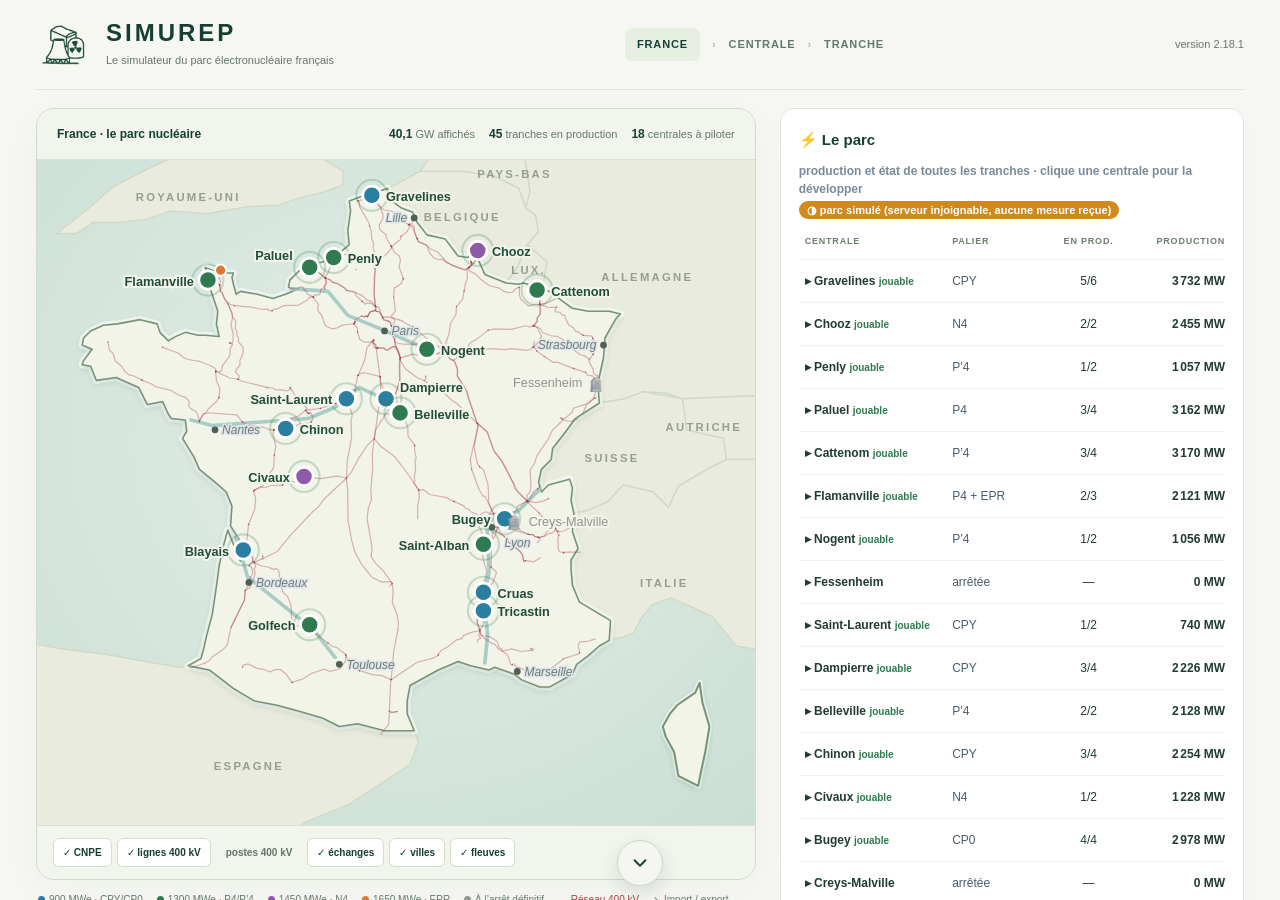
<file: index.html>
<!doctype html><html lang="fr"><head><meta charset="utf-8"><meta name="viewport" content="width=device-width,initial-scale=1,viewport-fit=cover"><meta name="copyright" content="© 2026 AnthoninP. SIMUREP, tous droits réservés."><meta name="robots" content="index, follow, noai, noimageai"><meta name="tdm-reservation" content="1"><meta name="tdm-policy" content="https://simurep.fr/.well-known/tdm-policy.json"><link rel="manifest" href="manifest.webmanifest"><meta name="apple-mobile-web-app-capable" content="yes"><meta name="mobile-web-app-capable" content="yes"><meta name="apple-mobile-web-app-status-bar-style" content="black-translucent"><meta name="apple-mobile-web-app-title" content="SIMUREP"><link rel="icon" href="assets/identite/icon-32.png"><link rel="apple-touch-icon" href="assets/identite/icon-180.png"><meta name="theme-color" content="#f6f7f2"><title>SIMUREP, le simulateur du parc électronucléaire français</title>
<meta property="og:title" content="SIMUREP, le simulateur du parc électronucléaire français">
<meta property="og:description" content="Explore la carte de France, choisis une centrale et prends le quart sur ses tranches. Paliers 900, 1300, N4 et EPR, missions et guide pas à pas.">
<meta name="description" content="Explore la carte de France, choisis une centrale et prends le quart sur ses tranches. Paliers 900, 1300, N4 et EPR, missions et guide pas à pas.">
<meta property="og:type" content="website">
<meta property="og:url" content="https://simurep.fr/">
<meta property="og:site_name" content="SIMUREP">
<meta property="og:locale" content="fr_FR">
<meta property="og:image" content="https://simurep.fr/assets/identite/icon-512.png">
<meta property="og:image:width" content="512">
<meta property="og:image:height" content="512">
<meta property="og:image:alt" content="Logo SIMUREP">
<meta name="twitter:card" content="summary">
<meta name="twitter:title" content="SIMUREP, le simulateur du parc électronucléaire français">
<meta name="twitter:description" content="Explore la carte de France, choisis une centrale et prends le quart sur ses tranches. Paliers 900, 1300, N4 et EPR, missions et guide pas à pas.">
<meta name="twitter:image" content="https://simurep.fr/assets/identite/icon-512.png">
<meta name="twitter:image:alt" content="Logo SIMUREP">
<link rel="canonical" href="https://simurep.fr/">
<style>html,body{margin:0;height:100%;overflow:hidden;overscroll-behavior:none;background:#f6f7f2}#cadre{position:fixed;inset:0;box-sizing:border-box;background:#f6f7f2}#view{display:block;width:100%;height:100%;border:0;background:#f6f7f2}#attente{position:fixed;inset:0;box-sizing:border-box;z-index:1;display:flex;align-items:center;justify-content:center;padding:24px;background:#f6f7f2;color:#26352e;font:16px system-ui,sans-serif;text-align:center}#attente[hidden]{display:none}@media(display-mode:standalone){html,body,#cadre,#attente{height:100vh;height:100lvh}#cadre,#attente{position:absolute;bottom:auto}}#sonde{position:fixed;visibility:hidden;pointer-events:none;padding:env(safe-area-inset-top,0px) env(safe-area-inset-right,0px) env(safe-area-inset-bottom,0px) env(safe-area-inset-left,0px)}</style></head><body><div id="cadre"><iframe id="view" title="SIMUREP : carte de France, centrale et salle de commande" src="france.html"></iframe></div><div id="attente" role="status">Chargement de SIMUREP…</div><div id="sonde"></div><script>const frame=document.getElementById('view'),cadre=document.getElementById('cadre'),attente=document.getElementById('attente');let delai=null,quitte=null;
function attendre(texte,ms){attente.textContent=texte;attente.hidden=false;clearTimeout(delai);delai=setTimeout(pret,ms||15000);}function pret(){clearTimeout(delai);attente.hidden=true;ajuster();}function ouvrir(src,texte){attendre(texte);try{quitte=frame.contentDocument;}catch(_){quitte=null;}frame.src=src;}
const BORDS=['Top','Right','Bottom','Left'];function insets(w){const d=w.document;let p=d.getElementById('sonde');const temp=!p;if(temp){p=d.createElement('div');p.style.cssText='position:fixed;visibility:hidden;pointer-events:none;padding:env(safe-area-inset-top,0px) env(safe-area-inset-right,0px) env(safe-area-inset-bottom,0px) env(safe-area-inset-left,0px)';d.body.appendChild(p);}const c=w.getComputedStyle(p),r=BORDS.map(k=>parseFloat(c['padding'+k])||0);if(temp)p.remove();return r;}
const UA=navigator.userAgent||'',SAFARI=/AppleWebKit/i.test(UA)&&!/Chrome|Chromium|Android/i.test(UA);
function zoomer(){try{const L=innerWidth,H=innerHeight,r=document.documentElement,ow=outerWidth,nav=ow>0&&Math.abs(ow/L-1)>0.03,Z=SAFARI||nav||L<2000||matchMedia('(display-mode: standalone)').matches?1:Math.max(1,Math.floor(Math.min(L/1900,H/1069)*100)/100);r.style.zoom=Z>1?String(Z):'';r.style.setProperty('--simurep-zoom',String(Z));}catch(e){}}zoomer();
function ajuster(){try{const d=frame.contentDocument;if(!d||!d.body)return;const a=insets(window),b=insets(frame.contentWindow),vue=['/france.html','/n4/index.html','/epr/index.html','/900/index.html','/1300/index.html'].some(v=>frame.contentWindow.location.pathname.endsWith(v));BORDS.forEach((k,i)=>{const valeur=Math.max(a[i],b[i])+'px';cadre.style['padding'+k]='0px';d.documentElement.style.setProperty('--simurep-safe-'+k.toLowerCase(),valeur);if(!vue)d.documentElement.style['padding'+k]=valeur;});const fond=frame.contentWindow.getComputedStyle(d.body).backgroundColor;cadre.style.background=fond&&fond!=='rgba(0, 0, 0, 0)'?fond:'';}catch(e){}}
frame.addEventListener('load',()=>{if(frame.contentDocument!==quitte)quitte=null;ajuster();let vue=false;try{const chemin=frame.contentWindow.location.pathname;vue=['/france.html','/n4/index.html','/epr/index.html','/900/index.html','/1300/index.html'].some(v=>chemin.endsWith(v));frame.contentWindow.addEventListener('pagehide',e=>{if(!e.persisted&&attente.hidden)attendre('Chargement de SIMUREP…');});}catch(_){}if(!attente.hidden){if(!vue)return pret();clearTimeout(delai);delai=setTimeout(pret,6000);}});window.addEventListener('pageshow',e=>{if(e.persisted)pret();});window.addEventListener('resize',()=>{zoomer();ajuster();});window.addEventListener('orientationchange',ajuster);if(window.visualViewport)visualViewport.addEventListener('resize',()=>{if(scrollX||scrollY)scrollTo(0,0);ajuster();});
window.addEventListener('message',e=>{if(e.origin!==location.origin||e.source!==frame.contentWindow||!e.data||(quitte&&frame.contentDocument===quitte))return;const d=e.data,POSTES={"N4":["n4","du poste N4",false],"EPR":["epr","du poste EPR",false],"CPY":["900","de la salle de commande",false],"CP0":["900","de la salle de commande",true],"FSH":["900","de la salle de commande",true],"P4":["1300","de la salle de commande",false],"P'4":["1300","de la salle de commande",true]},poste=POSTES[d.palier]?d.palier:null;if(d.type==='sdc-pret'||d.type==='sdc-routage-annule')return pret();if(d.type==='sdc-routage'&&poste)return attendre('Ouverture '+POSTES[poste][1]+'…');if(d.type==='sdc-retour'){const site=String(d.site||'').slice(0,40),cnpe=d.vue==='cnpe'&&site;return ouvrir('france.html'+(cnpe?'#cnpe='+encodeURIComponent(site):''),cnpe?'Retour à la centrale…':'Retour à la carte de France…');}if(d.type==='sdc-private'&&poste)ouvrir(POSTES[poste][0]+'/index.html?site='+encodeURIComponent(d.site)+'&unit='+Number(d.unit)+(POSTES[poste][2]?'&palier='+poste:''),'Ouverture '+POSTES[poste][1]+'…');});
attendre('Chargement de SIMUREP…');if('serviceWorker' in navigator)navigator.serviceWorker.register('/sw.js').catch(()=>{});</script></body></html>
</file>
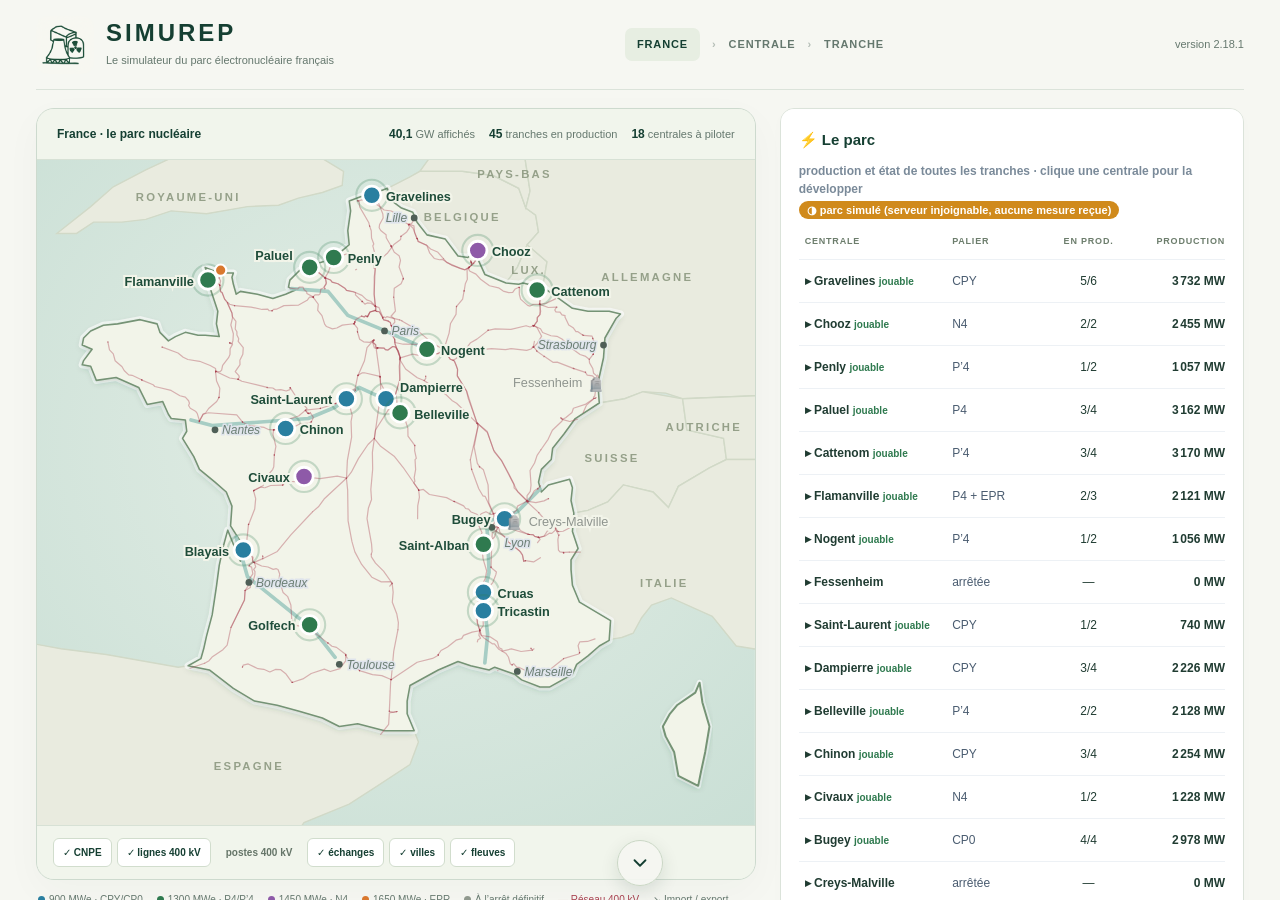
<file: 1300/index.html>
<!doctype html><html lang="fr"><head><meta charset="utf-8"><script>if(window.parent===window)location.replace('../');</script><meta name="viewport" content="width=device-width,initial-scale=1,viewport-fit=cover"><meta http-equiv="Content-Security-Policy" content="default-src 'none'; script-src 'self' 'unsafe-inline'; style-src 'self' 'unsafe-inline'; img-src 'self' data:; frame-src 'self'; connect-src 'self' https://moteur.simurep.fr; worker-src 'none'; base-uri 'none'; form-action 'none'"><title>SIMUREP · Salle de commande 1300</title><link rel="stylesheet" href="n4.css"><link rel="stylesheet" href="salle-900.css"><link rel="stylesheet" href="salle-1300.css"><style>html,body{margin:0;background:#b39c78}#n4-loading{padding:24px;font:16px system-ui}#n4-sortie{margin:0 24px;min-height:44px;padding:8px 16px;font:16px system-ui}</style></head><body><main id="n4-root"><p id="n4-loading" role="status">Initialisation de la salle de commande…</p><button type="button" id="n4-sortie" onclick="if(parent!==window)parent.postMessage({type:'sdc-retour',vue:'france'},location.origin)">‹ France</button></main><iframe id="n4-engine" title="État du serveur" hidden src="../client.html"></iframe><script>const q=new URLSearchParams(location.search),P=["P4","P'4"],D={"P4":["Paluel",1],"P'4":["Cattenom",1]},pal=P.includes(q.get('palier'))?q.get('palier'):P[0];window.SDC_PRIVATE={published:true,transport:true,palier:pal,site:q.get('site')||D[pal][0],unit:Number(q.get('unit')||D[pal][1])};</script><script src="instruments-n4.js"></script><script src="n4-synoptiques.js"></script><script src="n4-commandes.js"></script><script src="n4.js"></script><script src="preferences-n4.js"></script><script src="adaptateur-n4.js"></script><script src="instruments-900.js"></script><script src="synoptique-900.js"></script><script src="salle-900.js"></script><script src="pupitre-1300.js"></script><script src="kis-1300.js"></script><script src="enregistreur-1300.js"></script><script src="salle-1300.js"></script><script src="transport-prive.js"></script><script src="essai-n4.js"></script></body></html>
</file>
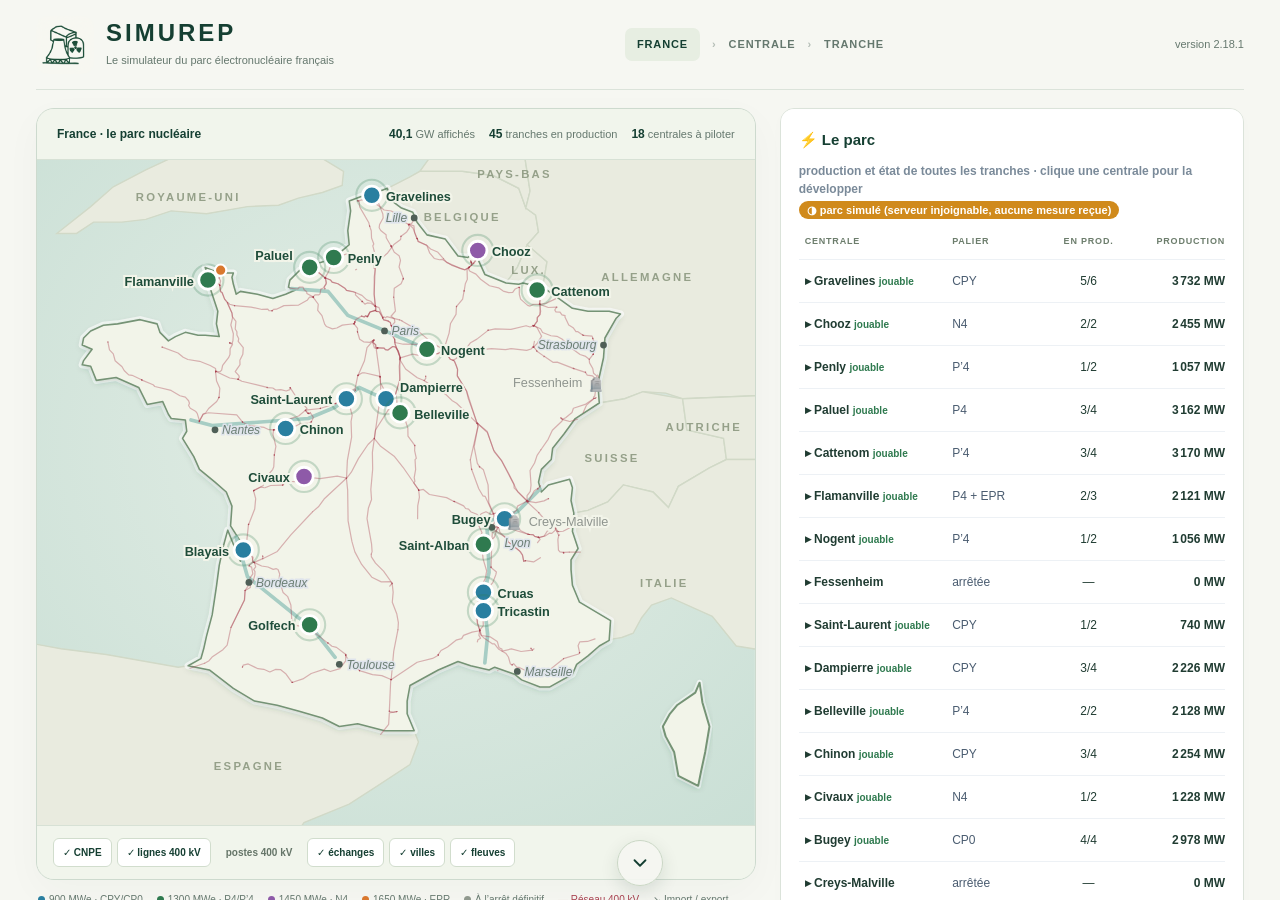
<file: 900/index.html>
<!doctype html><html lang="fr"><head><meta charset="utf-8"><script>if(window.parent===window)location.replace('../');</script><meta name="viewport" content="width=device-width,initial-scale=1,viewport-fit=cover"><meta http-equiv="Content-Security-Policy" content="default-src 'none'; script-src 'self' 'unsafe-inline'; style-src 'self' 'unsafe-inline'; img-src 'self' data:; frame-src 'self'; connect-src 'self' https://moteur.simurep.fr; worker-src 'none'; base-uri 'none'; form-action 'none'"><title>SIMUREP · Salle de commande 900</title><link rel="stylesheet" href="n4.css"><link rel="stylesheet" href="salle-900.css"><link rel="stylesheet" href="classeur-900.css"><style>html,body{margin:0;background:#cbc3aa}#n4-loading{padding:24px;font:16px system-ui}#n4-sortie{margin:0 24px;min-height:44px;padding:8px 16px;font:16px system-ui}</style></head><body><main id="n4-root"><p id="n4-loading" role="status">Initialisation de la salle de commande…</p><button type="button" id="n4-sortie" onclick="if(parent!==window)parent.postMessage({type:'sdc-retour',vue:'france'},location.origin)">‹ France</button></main><iframe id="n4-engine" title="État du serveur" hidden src="../client.html"></iframe><script>const q=new URLSearchParams(location.search),P=["CPY","CP0","FSH"],D={"CPY":["Gravelines",5],"CP0":["Bugey",2],"FSH":["Fessenheim",1]},pal=P.includes(q.get('palier'))?q.get('palier'):P[0];window.SDC_PRIVATE={published:true,transport:true,palier:pal,site:q.get('site')||D[pal][0],unit:Number(q.get('unit')||D[pal][1])};</script><script src="instruments-n4.js"></script><script src="n4-synoptiques.js"></script><script src="n4-commandes.js"></script><script src="n4.js"></script><script src="preferences-n4.js"></script><script src="adaptateur-n4.js"></script><script src="instruments-900.js"></script><script src="synoptique-900.js"></script><script src="ks6p.js"></script><script src="classeur-900.js"></script><script src="salle-900.js"></script><script src="transport-prive.js"></script><script src="essai-n4.js"></script></body></html>
</file>
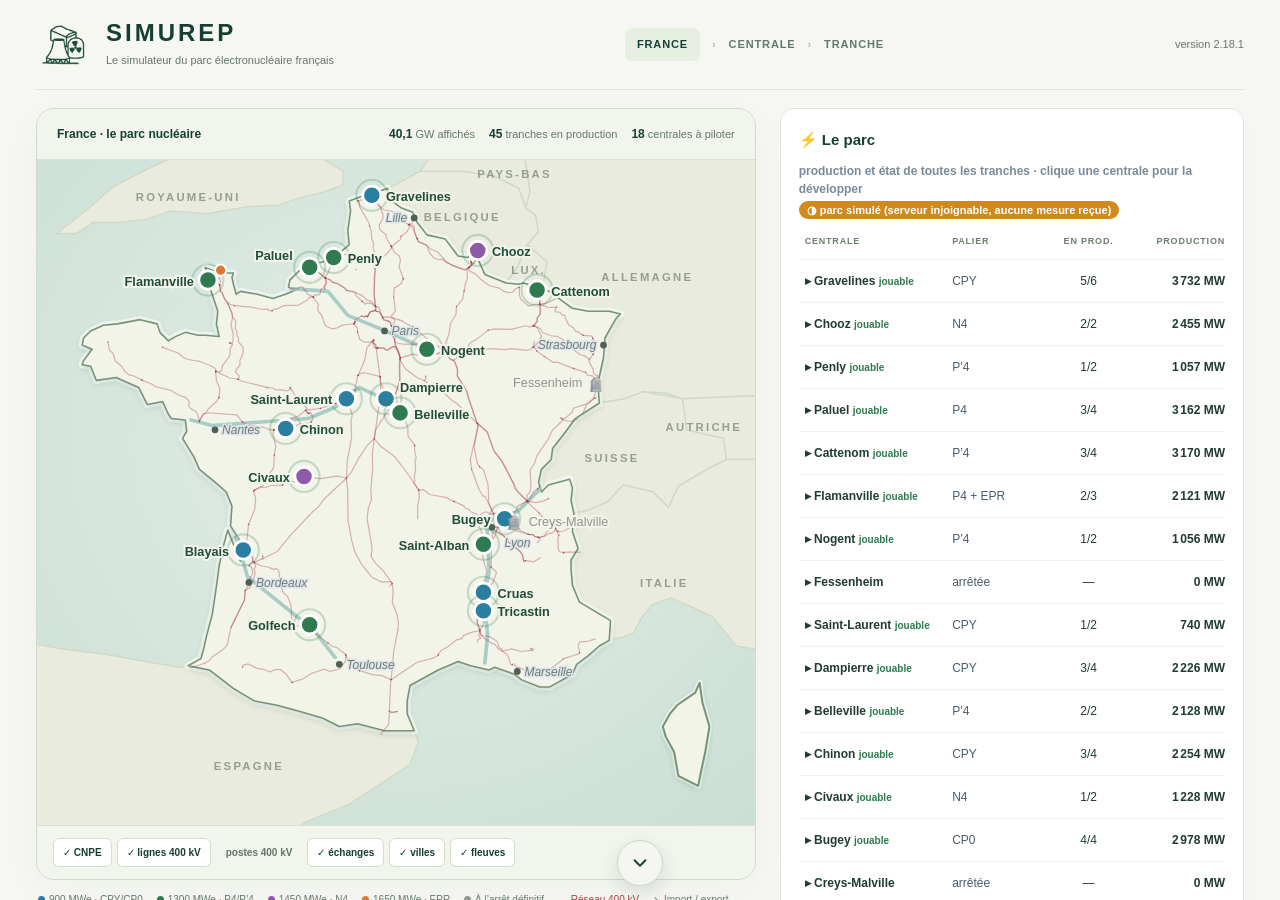
<file: epr/index.html>
<!doctype html><html lang="fr"><head><meta charset="utf-8"><script>if(window.parent===window)location.replace('../');</script><meta name="viewport" content="width=device-width,initial-scale=1,viewport-fit=cover"><meta http-equiv="Content-Security-Policy" content="default-src 'none'; script-src 'self' 'unsafe-inline'; style-src 'self' 'unsafe-inline'; img-src 'self' data:; frame-src 'self'; connect-src 'self' https://moteur.simurep.fr; worker-src 'none'; base-uri 'none'; form-action 'none'"><title>SIMUREP · SDC EPR</title><link rel="stylesheet" href="n4.css"><link rel="stylesheet" href="epr.css"><style>html,body{margin:0;background:#d9dfe1}#n4-loading{padding:24px;font:16px system-ui}#n4-sortie{margin:0 24px;min-height:44px;padding:8px 16px;font:16px system-ui}</style></head><body><main id="n4-root"><p id="n4-loading" role="status">Initialisation du poste EPR…</p><button type="button" id="n4-sortie" onclick="if(parent!==window)parent.postMessage({type:'sdc-retour',vue:'france'},location.origin)">‹ France</button></main><iframe id="n4-engine" title="État du serveur" hidden src="../client.html"></iframe><script>const q=new URLSearchParams(location.search);window.SDC_PRIVATE={published:true,transport:true,palier:'EPR',site:q.get('site')||'Flamanville',unit:Number(q.get('unit')||3)};</script><script src="instruments-n4.js"></script><script src="n4-synoptiques.js"></script><script src="n4-commandes.js"></script><script src="n4.js"></script><script src="preferences-n4.js"></script><script src="adaptateur-n4.js"></script><script src="epr-synoptiques.js"></script><script src="epr.js"></script><script src="transport-prive.js"></script><script src="essai-n4.js"></script></body></html>
</file>
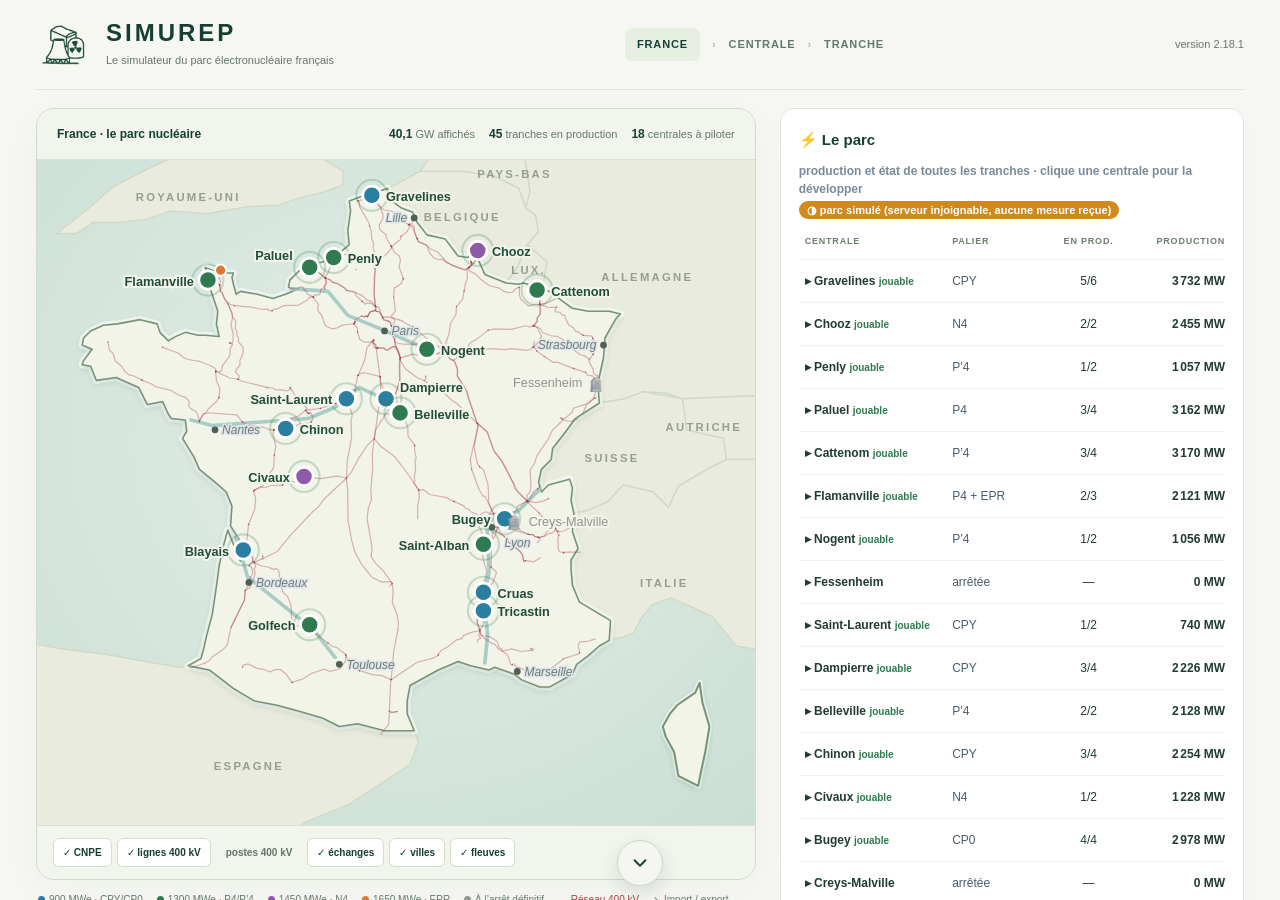
<file: n4/index.html>
<!doctype html><html lang="fr"><head><meta charset="utf-8"><script>if(window.parent===window)location.replace('../');</script><meta name="viewport" content="width=device-width,initial-scale=1,viewport-fit=cover"><meta http-equiv="Content-Security-Policy" content="default-src 'none'; script-src 'self' 'unsafe-inline'; style-src 'self' 'unsafe-inline'; img-src 'self' data:; frame-src 'self'; connect-src 'self' https://moteur.simurep.fr; worker-src 'none'; base-uri 'none'; form-action 'none'"><title>SIMUREP · SDC N4</title><link rel="stylesheet" href="n4.css"><style>html,body{margin:0;background:#bbbdb2}#n4-loading{padding:24px;font:16px system-ui}#n4-sortie{margin:0 24px;min-height:44px;padding:8px 16px;font:16px system-ui}</style></head><body><main id="n4-root"><p id="n4-loading" role="status">Initialisation du poste N4…</p><button type="button" id="n4-sortie" onclick="if(parent!==window)parent.postMessage({type:'sdc-retour',vue:'france'},location.origin)">‹ France</button></main><iframe id="n4-engine" title="État du serveur" hidden src="../client.html"></iframe><script>const q=new URLSearchParams(location.search);window.SDC_PRIVATE={published:true,transport:true,palier:'N4',site:q.get('site')||'Civaux',unit:Number(q.get('unit')||1)};</script><script src="instruments-n4.js"></script><script src="n4-synoptiques.js"></script><script src="n4-commandes.js"></script><script src="n4.js"></script><script src="preferences-n4.js"></script><script src="adaptateur-n4.js"></script><script src="transport-prive.js"></script><script src="essai-n4.js"></script></body></html>
</file>
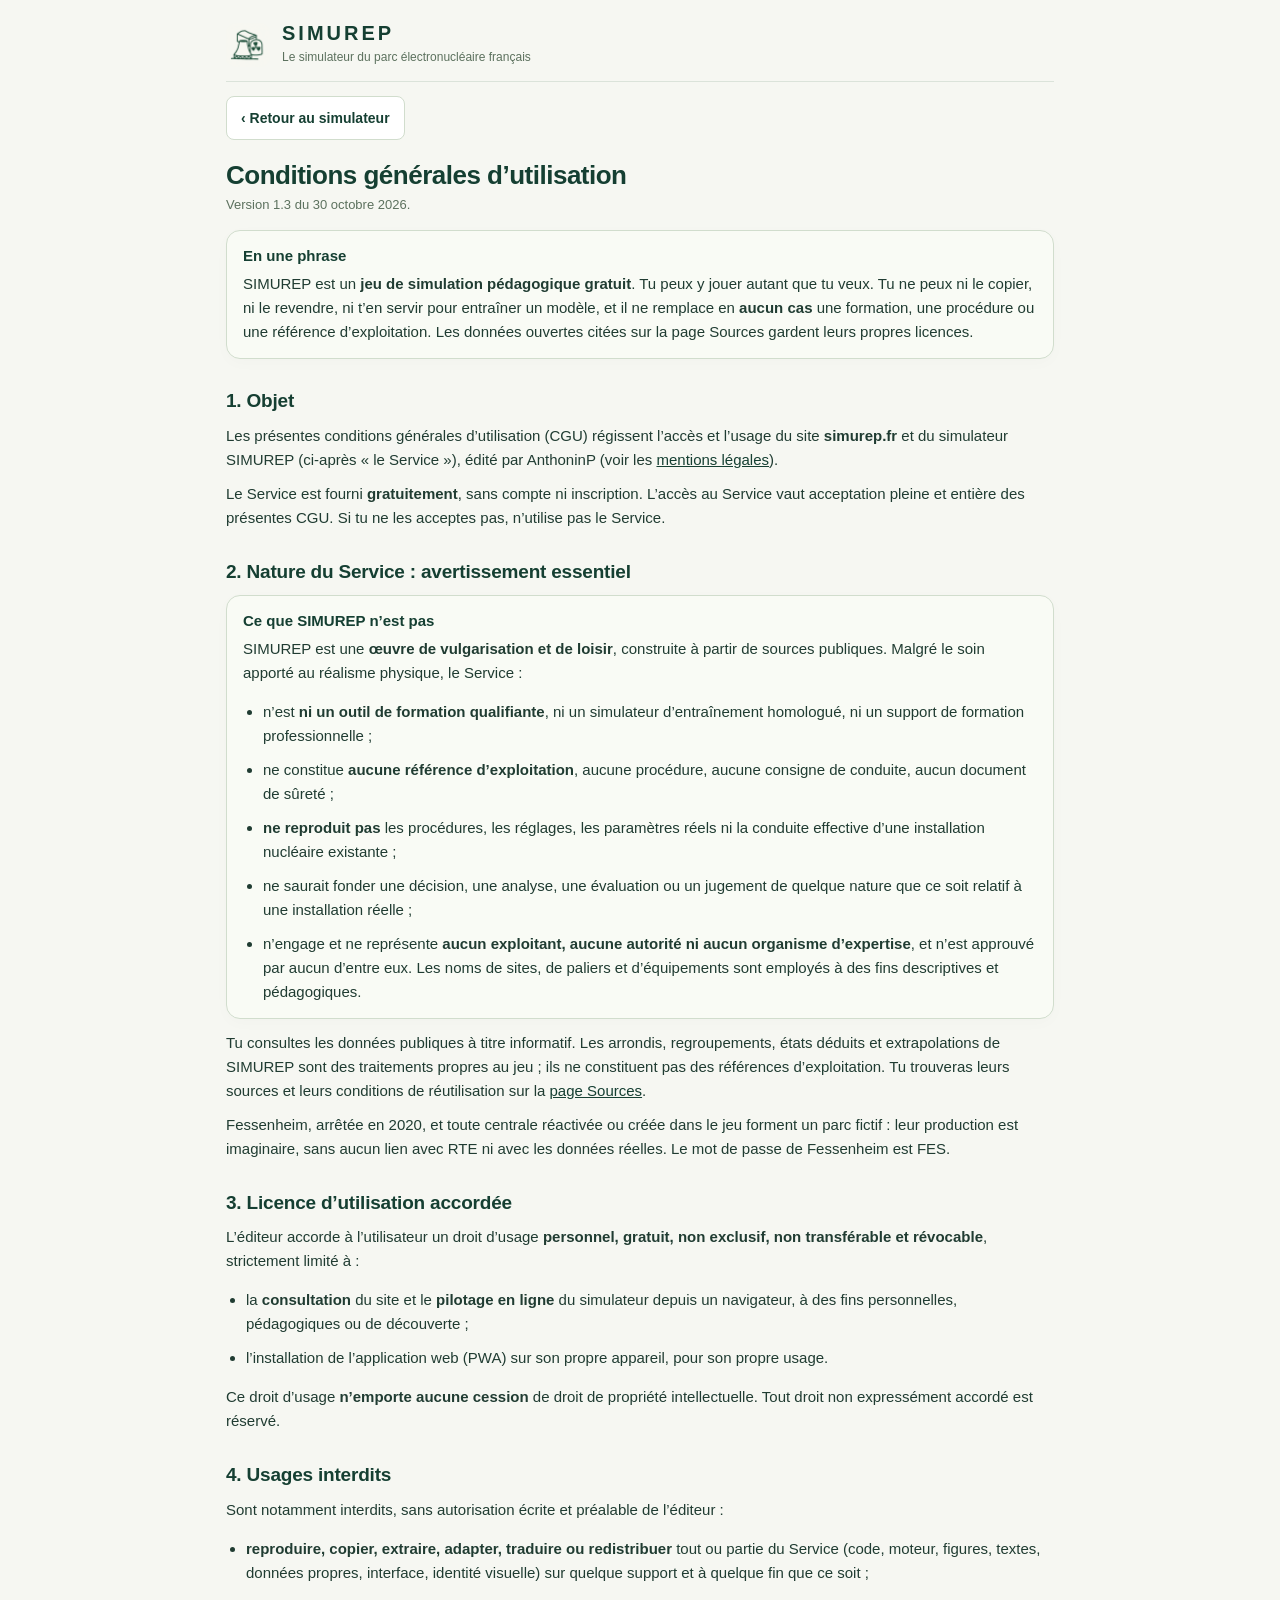
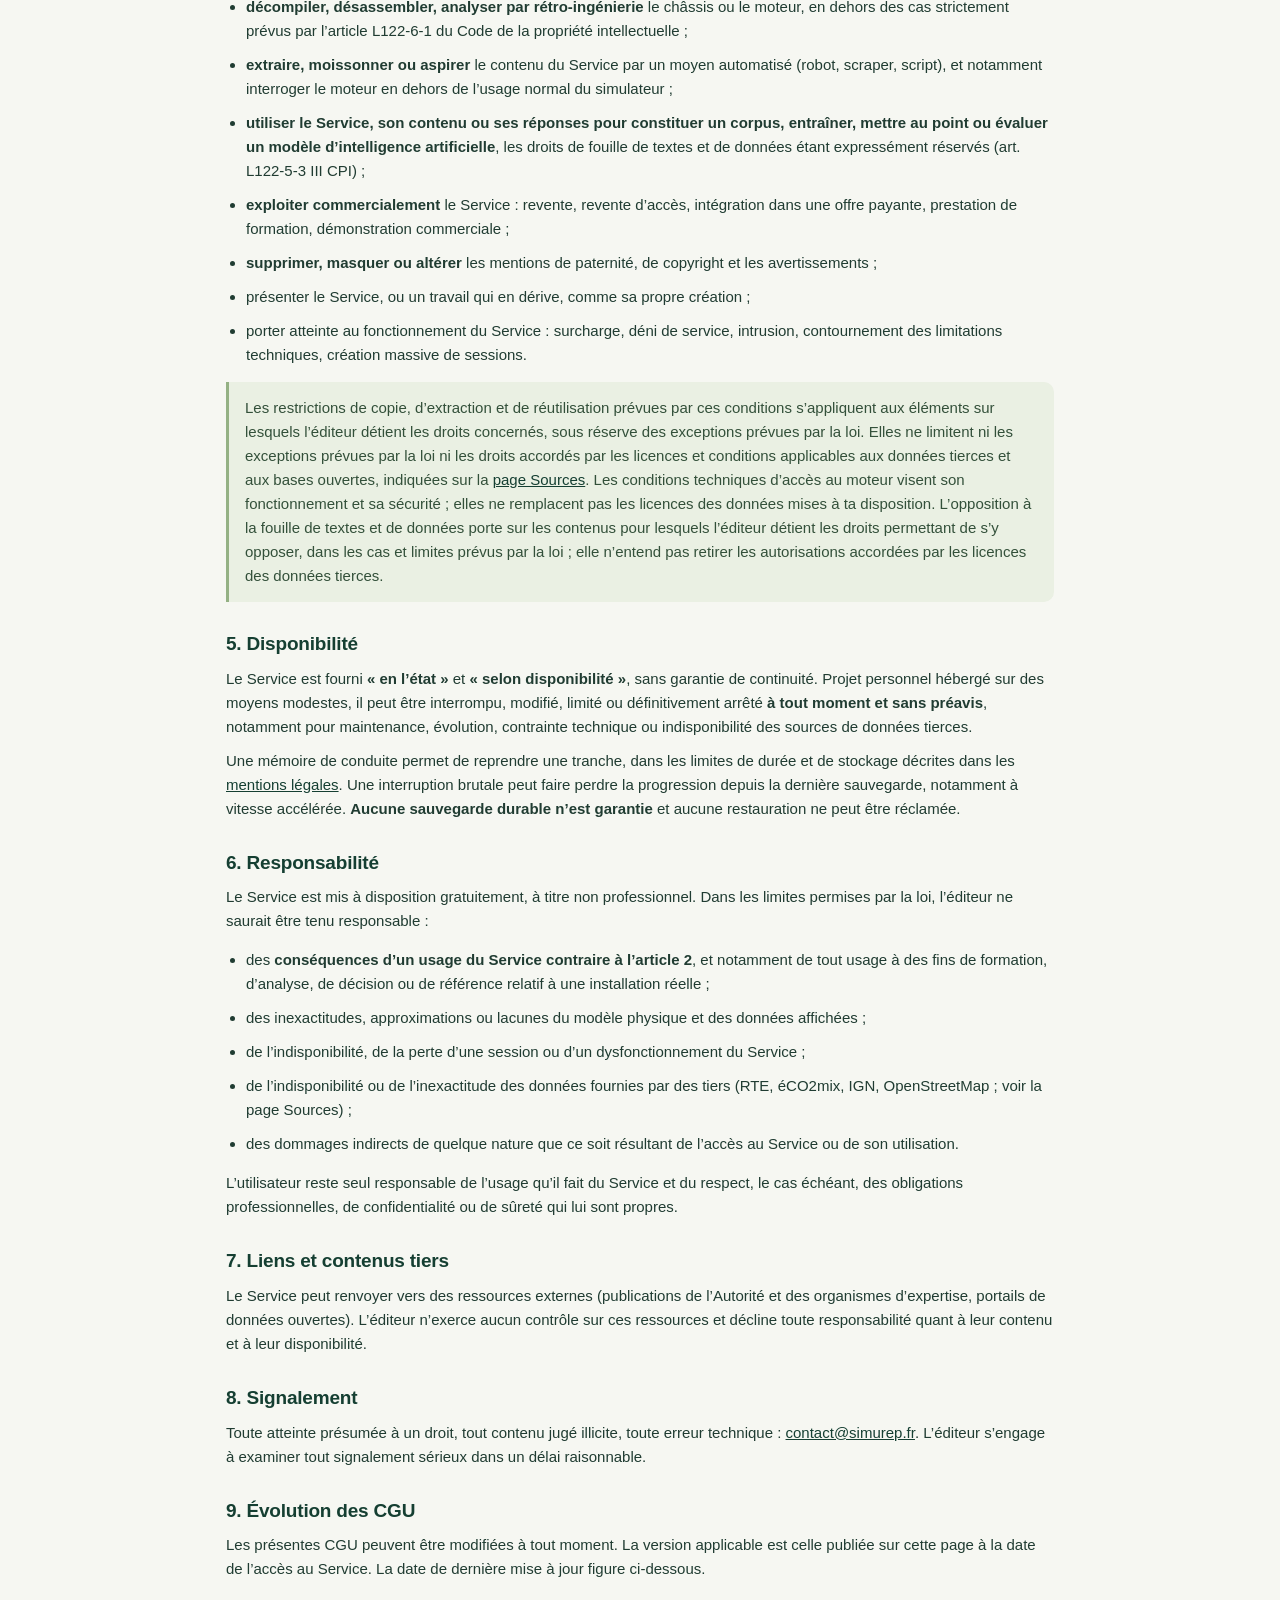
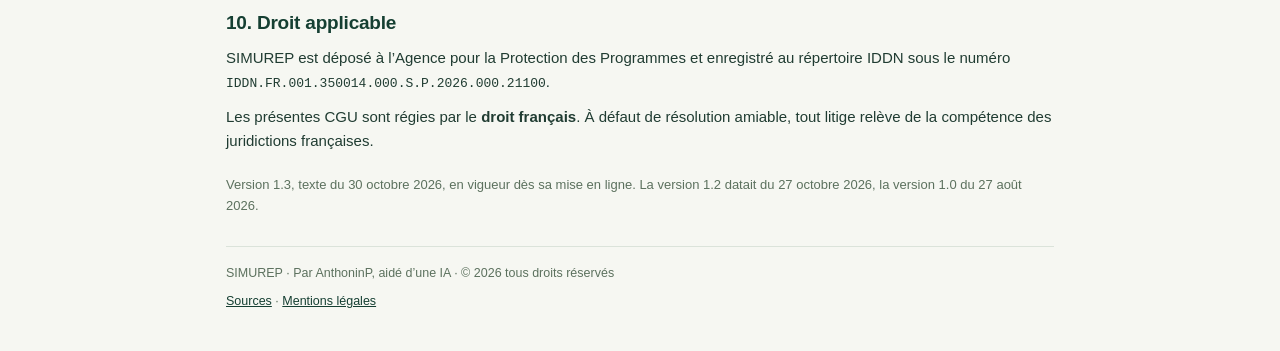
<file: cgu.html>
<!DOCTYPE html>
<html lang="fr">
<head>
<meta charset="utf-8">
<meta name="viewport" content="width=device-width,initial-scale=1,viewport-fit=cover">
<title>Conditions générales d’utilisation · SIMUREP</title>
<meta name="description" content="Conditions générales d’utilisation du simulateur SIMUREP : licence d’usage, usages interdits, responsabilité.">
<meta name="copyright" content="© 2026 AnthoninP. SIMUREP, tous droits réservés.">
<meta name="robots" content="index, follow, noai, noimageai">
<meta name="tdm-reservation" content="1">
<meta name="tdm-policy" content="https://simurep.fr/.well-known/tdm-policy.json">
<meta name="theme-color" content="#f6f7f2">
<link rel="canonical" href="https://simurep.fr/cgu.html">
<link rel="icon" href="assets/identite/icon-32.png">
<style>
:root{--forest:#153f32;--ink:#203c32;--muted:#5c715e;--line:#dbe3da;--paper:#f6f7f2;--card:#f9fbf5;--cardLine:#d1ddcd}
*{box-sizing:border-box}
html{-webkit-text-size-adjust:100%}
body{margin:0;background:var(--paper);color:var(--ink);font:15px/1.6 Inter,-apple-system,BlinkMacSystemFont,"Segoe UI",sans-serif}
.wrap{max-width:860px;margin:0 auto;padding:max(12px,env(safe-area-inset-top,0px)) max(16px,env(safe-area-inset-right,0px)) max(32px,env(safe-area-inset-bottom,0px)) max(16px,env(safe-area-inset-left,0px))}
.tete{display:flex;align-items:center;gap:12px;padding:10px 0 14px;border-bottom:1px solid var(--line)}
.tete img{width:44px;height:44px;flex:none;border-radius:10px}
.marque{font-size:20px;font-weight:800;letter-spacing:3px;line-height:1.1;color:var(--forest)}
.slogan{display:block;margin-top:4px;font-size:12px;color:var(--muted)}
.retour{display:inline-flex;align-items:center;min-height:44px;margin:14px 0 0;padding:9px 14px;border:1px solid var(--cardLine);border-radius:8px;background:#fff;color:var(--forest);font-size:14px;font-weight:600;text-decoration:none}
.retour:hover{background:#e9f0e1}
h1{margin:20px 0 4px;font-size:26px;line-height:1.2;letter-spacing:-.5px;color:var(--forest)}
.date{margin:0 0 14px;font-size:13px;color:var(--muted)}
h2{margin:30px 0 10px;font-size:19px;line-height:1.3;letter-spacing:-.2px;color:var(--forest)}
h3{margin:0 0 6px;font-size:15px;line-height:1.4;color:var(--forest)}
p,li{margin:0 0 10px}
ul{padding-left:20px}
a{color:var(--forest);overflow-wrap:anywhere}
.carte{margin:0 0 12px;padding:14px 16px;border:1px solid var(--cardLine);border-radius:14px;background:var(--card);box-shadow:0 4px 16px #183d2a05}
.carte p:last-child,.carte ul:last-child,.carte li:last-child{margin-bottom:0}
.encadre{padding:14px 16px;border-left:3px solid #94b184;border-radius:0 10px 10px 0;background:#eaf0e3;color:#33503a}
.mono{font-family:ui-monospace,Menlo,Consolas,monospace;font-size:13px;overflow-wrap:anywhere}
.version{margin-top:22px;font-size:13px;color:var(--muted)}
footer{margin-top:30px;padding-top:16px;border-top:1px solid var(--line);font-size:12.5px;color:var(--muted)}
footer a{display:inline-flex;align-items:center;min-height:36px}
a:focus-visible,.retour:focus-visible{outline:3px solid #87aa6f;outline-offset:3px}
@media(max-width:480px){h1{font-size:23px}h2{font-size:17.5px}.carte{padding:12px 14px}}
</style>
</head>
<body>
<div class="wrap">
<header class="tete"><img src="assets/identite/icon-180.png" width="44" height="44" alt=""><div><div class="marque">SIMUREP</div><span class="slogan">Le simulateur du parc électronucléaire français</span></div></header>
<a class="retour" href="./" data-retour>‹ Retour au simulateur</a>
<main>
<h1>Conditions générales d’utilisation</h1>
<p class="date">Version 1.3 du 30 octobre 2026.</p>
<div class="carte">
<h3>En une phrase</h3>
<p>SIMUREP est un <b>jeu de simulation pédagogique gratuit</b>. Tu peux y jouer autant que tu veux. Tu ne peux ni le copier, ni le revendre, ni t’en servir pour entraîner un modèle, et il ne remplace en <b>aucun cas</b> une formation, une procédure ou une référence d’exploitation. Les données ouvertes citées sur la page Sources gardent leurs propres licences.</p>
</div>

<h2>1. Objet</h2>
<p>Les présentes conditions générales d’utilisation (CGU) régissent l’accès et l’usage du site <b>simurep.fr</b> et du simulateur SIMUREP (ci-après «&nbsp;le Service&nbsp;»), édité par AnthoninP (voir les <a href="/mentions-legales.html">mentions légales</a>).</p>
<p>Le Service est fourni <b>gratuitement</b>, sans compte ni inscription. L’accès au Service vaut acceptation pleine et entière des présentes CGU. Si tu ne les acceptes pas, n’utilise pas le Service.</p>

<h2>2. Nature du Service : avertissement essentiel</h2>
<div class="carte">
<h3>Ce que SIMUREP n’est pas</h3>
<p>SIMUREP est une <b>œuvre de vulgarisation et de loisir</b>, construite à partir de sources publiques. Malgré le soin apporté au réalisme physique, le Service&nbsp;:</p>
<ul>
<li>n’est <b>ni un outil de formation qualifiante</b>, ni un simulateur d’entraînement homologué, ni un support de formation professionnelle&nbsp;;</li>
<li>ne constitue <b>aucune référence d’exploitation</b>, aucune procédure, aucune consigne de conduite, aucun document de sûreté&nbsp;;</li>
<li><b>ne reproduit pas</b> les procédures, les réglages, les paramètres réels ni la conduite effective d’une installation nucléaire existante&nbsp;;</li>
<li>ne saurait fonder une décision, une analyse, une évaluation ou un jugement de quelque nature que ce soit relatif à une installation réelle&nbsp;;</li>
<li>n’engage et ne représente <b>aucun exploitant, aucune autorité ni aucun organisme d’expertise</b>, et n’est approuvé par aucun d’entre eux. Les noms de sites, de paliers et d’équipements sont employés à des fins descriptives et pédagogiques.</li>
</ul>
</div>
<p>Tu consultes les données publiques à titre informatif. Les arrondis, regroupements, états déduits et extrapolations de SIMUREP sont des traitements propres au jeu&nbsp;; ils ne constituent pas des références d’exploitation. Tu trouveras leurs sources et leurs conditions de réutilisation sur la <a href="/sources.html">page Sources</a>.</p>
<p>Fessenheim, arrêtée en 2020, et toute centrale réactivée ou créée dans le jeu forment un parc fictif : leur production est imaginaire, sans aucun lien avec RTE ni avec les données réelles. Le mot de passe de Fessenheim est FES.</p>

<h2>3. Licence d’utilisation accordée</h2>
<p>L’éditeur accorde à l’utilisateur un droit d’usage <b>personnel, gratuit, non exclusif, non transférable et révocable</b>, strictement limité à&nbsp;:</p>
<ul>
<li>la <b>consultation</b> du site et le <b>pilotage en ligne</b> du simulateur depuis un navigateur, à des fins personnelles, pédagogiques ou de découverte&nbsp;;</li>
<li>l’installation de l’application web (PWA) sur son propre appareil, pour son propre usage.</li>
</ul>
<p>Ce droit d’usage <b>n’emporte aucune cession</b> de droit de propriété intellectuelle. Tout droit non expressément accordé est réservé.</p>

<h2>4. Usages interdits</h2>
<p>Sont notamment interdits, sans autorisation écrite et préalable de l’éditeur&nbsp;:</p>
<ul>
<li><b>reproduire, copier, extraire, adapter, traduire ou redistribuer</b> tout ou partie du Service (code, moteur, figures, textes, données propres, interface, identité visuelle) sur quelque support et à quelque fin que ce soit&nbsp;;</li>
<li><b>décompiler, désassembler, analyser par rétro-ingénierie</b> le châssis ou le moteur, en dehors des cas strictement prévus par l’article L122-6-1 du Code de la propriété intellectuelle&nbsp;;</li>
<li><b>extraire, moissonner ou aspirer</b> le contenu du Service par un moyen automatisé (robot, scraper, script), et notamment interroger le moteur en dehors de l’usage normal du simulateur&nbsp;;</li>
<li><b>utiliser le Service, son contenu ou ses réponses pour constituer un corpus, entraîner, mettre au point ou évaluer un modèle d’intelligence artificielle</b>, les droits de fouille de textes et de données étant expressément réservés (art. L122-5-3 III CPI)&nbsp;;</li>
<li><b>exploiter commercialement</b> le Service&nbsp;: revente, revente d’accès, intégration dans une offre payante, prestation de formation, démonstration commerciale&nbsp;;</li>
<li><b>supprimer, masquer ou altérer</b> les mentions de paternité, de copyright et les avertissements&nbsp;;</li>
<li>présenter le Service, ou un travail qui en dérive, comme sa propre création&nbsp;;</li>
<li>porter atteinte au fonctionnement du Service&nbsp;: surcharge, déni de service, intrusion, contournement des limitations techniques, création massive de sessions.</li>
</ul>
<p class="encadre">Les restrictions de copie, d’extraction et de réutilisation prévues par ces conditions s’appliquent aux éléments sur lesquels l’éditeur détient les droits concernés, sous réserve des exceptions prévues par la loi. Elles ne limitent ni les exceptions prévues par la loi ni les droits accordés par les licences et conditions applicables aux données tierces et aux bases ouvertes, indiquées sur la <a href="/sources.html">page Sources</a>. Les conditions techniques d’accès au moteur visent son fonctionnement et sa sécurité ; elles ne remplacent pas les licences des données mises à ta disposition. L’opposition à la fouille de textes et de données porte sur les contenus pour lesquels l’éditeur détient les droits permettant de s’y opposer, dans les cas et limites prévus par la loi ; elle n’entend pas retirer les autorisations accordées par les licences des données tierces.</p>

<h2>5. Disponibilité</h2>
<p>Le Service est fourni <b>«&nbsp;en l’état&nbsp;»</b> et <b>«&nbsp;selon disponibilité&nbsp;»</b>, sans garantie de continuité. Projet personnel hébergé sur des moyens modestes, il peut être interrompu, modifié, limité ou définitivement arrêté <b>à tout moment et sans préavis</b>, notamment pour maintenance, évolution, contrainte technique ou indisponibilité des sources de données tierces.</p>
<p>Une mémoire de conduite permet de reprendre une tranche, dans les limites de durée et de stockage décrites dans les <a href="/mentions-legales.html#donnees">mentions légales</a>. Une interruption brutale peut faire perdre la progression depuis la dernière sauvegarde, notamment à vitesse accélérée. <b>Aucune sauvegarde durable n’est garantie</b> et aucune restauration ne peut être réclamée.</p>

<h2>6. Responsabilité</h2>
<p>Le Service est mis à disposition gratuitement, à titre non professionnel. Dans les limites permises par la loi, l’éditeur ne saurait être tenu responsable&nbsp;:</p>
<ul>
<li>des <b>conséquences d’un usage du Service contraire à l’article 2</b>, et notamment de tout usage à des fins de formation, d’analyse, de décision ou de référence relatif à une installation réelle&nbsp;;</li>
<li>des inexactitudes, approximations ou lacunes du modèle physique et des données affichées&nbsp;;</li>
<li>de l’indisponibilité, de la perte d’une session ou d’un dysfonctionnement du Service&nbsp;;</li>
<li>de l’indisponibilité ou de l’inexactitude des données fournies par des tiers (RTE, éCO2mix, IGN, OpenStreetMap ; voir la page Sources)&nbsp;;</li>
<li>des dommages indirects de quelque nature que ce soit résultant de l’accès au Service ou de son utilisation.</li>
</ul>
<p>L’utilisateur reste seul responsable de l’usage qu’il fait du Service et du respect, le cas échéant, des obligations professionnelles, de confidentialité ou de sûreté qui lui sont propres.</p>

<h2>7. Liens et contenus tiers</h2>
<p>Le Service peut renvoyer vers des ressources externes (publications de l’Autorité et des organismes d’expertise, portails de données ouvertes). L’éditeur n’exerce aucun contrôle sur ces ressources et décline toute responsabilité quant à leur contenu et à leur disponibilité.</p>

<h2>8. Signalement</h2>
<p>Toute atteinte présumée à un droit, tout contenu jugé illicite, toute erreur technique&nbsp;: <a href="mailto:contact@simurep.fr">contact@simurep.fr</a>. L’éditeur s’engage à examiner tout signalement sérieux dans un délai raisonnable.</p>

<h2>9. Évolution des CGU</h2>
<p>Les présentes CGU peuvent être modifiées à tout moment. La version applicable est celle publiée sur cette page à la date de l’accès au Service. La date de dernière mise à jour figure ci-dessous.</p>

<h2>10. Droit applicable</h2>
<p>SIMUREP est déposé à l’Agence pour la Protection des Programmes et enregistré au répertoire IDDN sous le numéro <span class="mono">IDDN.FR.001.350014.000.S.P.2026.000.21100</span>.</p>
<p>Les présentes CGU sont régies par le <b>droit français</b>. À défaut de résolution amiable, tout litige relève de la compétence des juridictions françaises.</p>

<p class="version">Version 1.3, texte du 30 octobre 2026, en vigueur dès sa mise en ligne. La version 1.2 datait du 27 octobre 2026, la version 1.0 du 27 août 2026.</p>
</main>
<footer>SIMUREP · Par AnthoninP, aidé d’une IA · © 2026 tous droits réservés<br><a href="/sources.html">Sources</a> · <a href="/mentions-legales.html">Mentions légales</a></footer>
</div>
<script>
document.querySelectorAll('a[data-retour]').forEach(function(a){a.addEventListener('click',function(e){if(window.parent===window)return;try{window.parent.postMessage({type:'sdc-retour',vue:'france'},location.origin);e.preventDefault();}catch(_){}});});
</script>
</body>
</html>
</file>
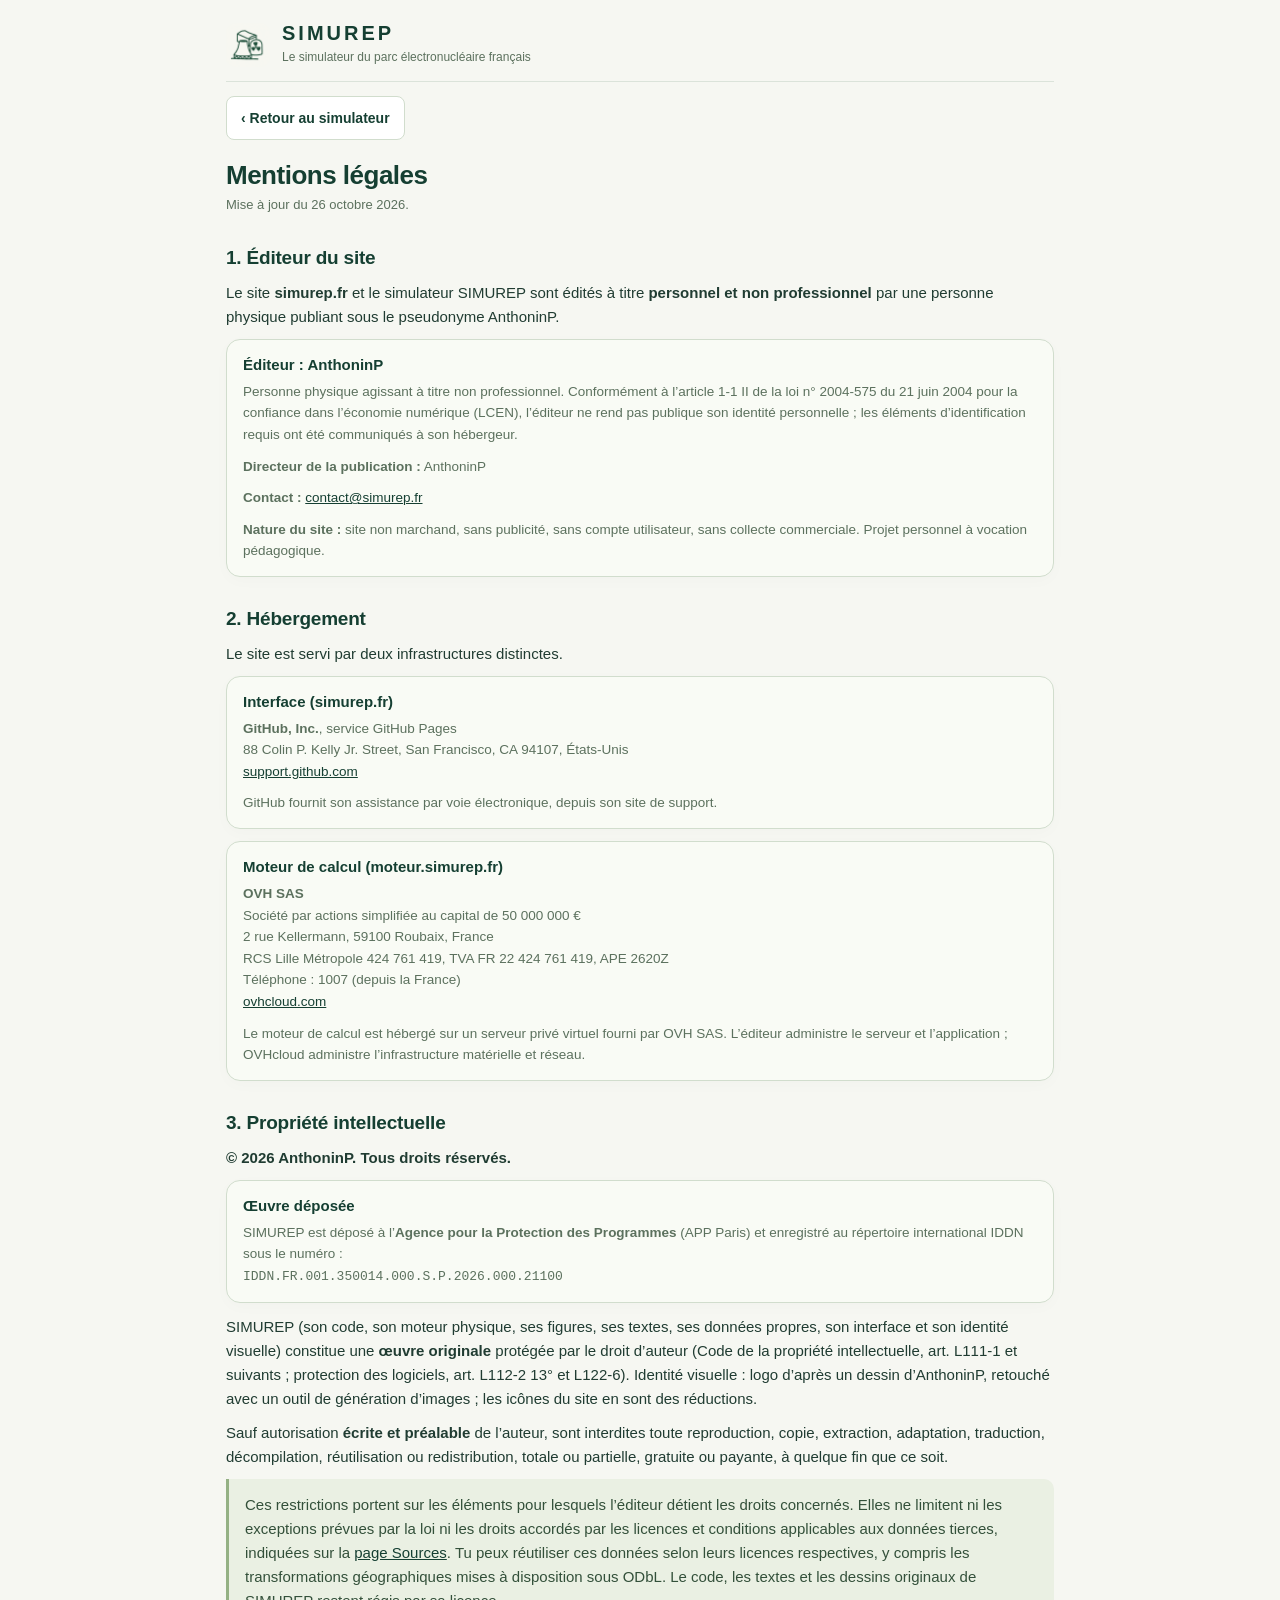
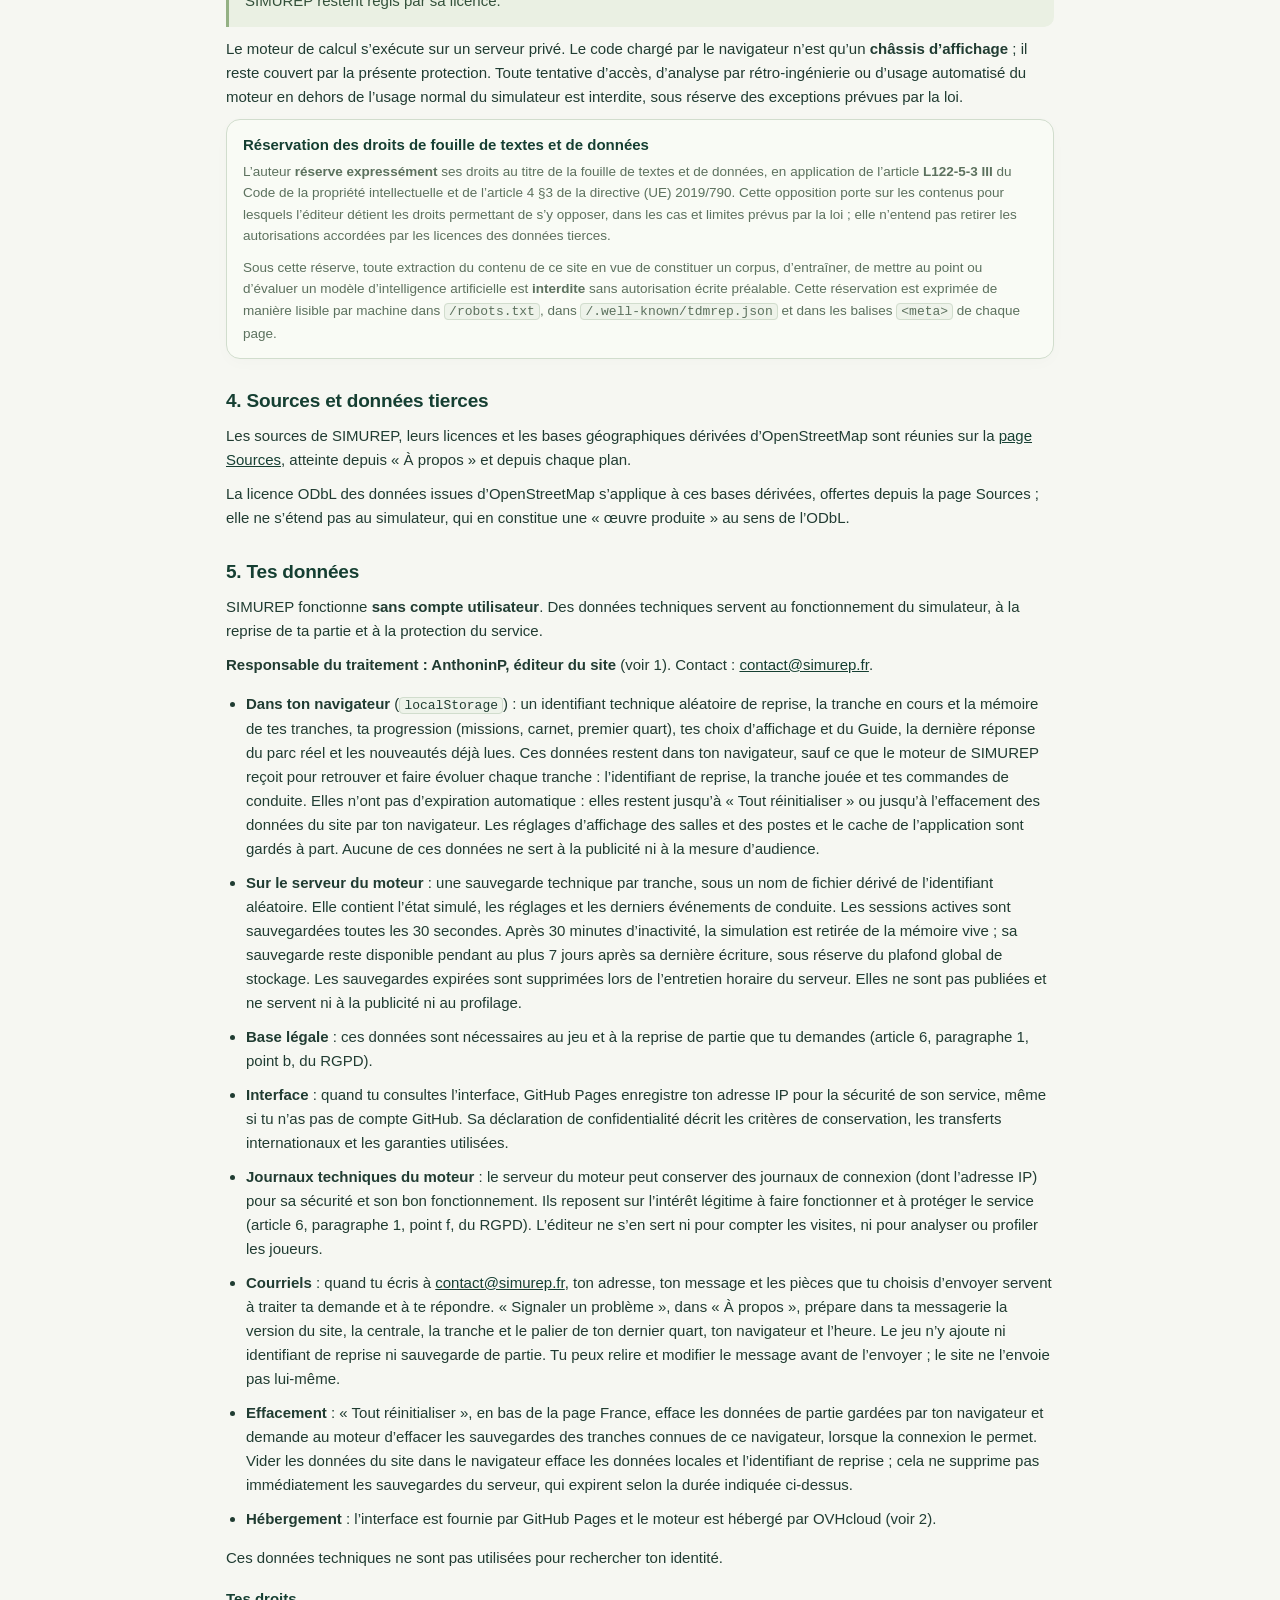
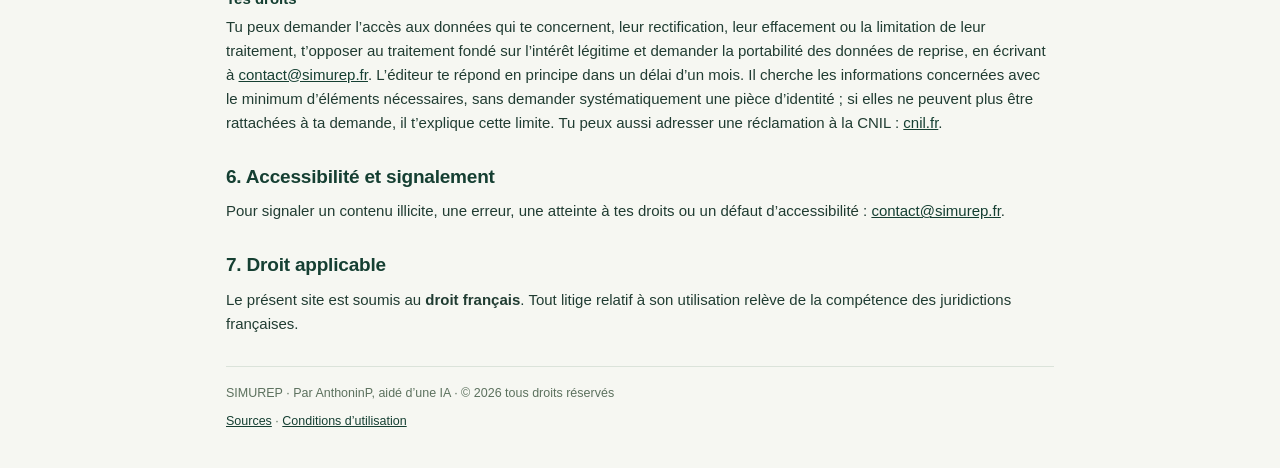
<file: mentions-legales.html>
<!DOCTYPE html>
<html lang="fr">
<head>
<meta charset="utf-8">
<meta name="viewport" content="width=device-width,initial-scale=1,viewport-fit=cover">
<title>Mentions légales · SIMUREP</title>
<meta name="description" content="Mentions légales du site simurep.fr : éditeur, hébergement, propriété intellectuelle, sources, données personnelles.">
<meta name="copyright" content="© 2026 AnthoninP. SIMUREP, tous droits réservés.">
<meta name="robots" content="index, follow, noai, noimageai">
<meta name="tdm-reservation" content="1">
<meta name="tdm-policy" content="https://simurep.fr/.well-known/tdm-policy.json">
<meta name="theme-color" content="#f6f7f2">
<link rel="canonical" href="https://simurep.fr/mentions-legales.html">
<link rel="icon" href="assets/identite/icon-32.png">
<style>
:root{--forest:#153f32;--ink:#203c32;--muted:#5c715e;--line:#dbe3da;--paper:#f6f7f2;--card:#f9fbf5;--cardLine:#d1ddcd}
*{box-sizing:border-box}
html{-webkit-text-size-adjust:100%}
body{margin:0;background:var(--paper);color:var(--ink);font:15px/1.6 Inter,-apple-system,BlinkMacSystemFont,"Segoe UI",sans-serif}
.wrap{max-width:860px;margin:0 auto;padding:max(12px,env(safe-area-inset-top,0px)) max(16px,env(safe-area-inset-right,0px)) max(32px,env(safe-area-inset-bottom,0px)) max(16px,env(safe-area-inset-left,0px))}
.tete{display:flex;align-items:center;gap:12px;padding:10px 0 14px;border-bottom:1px solid var(--line)}
.tete img{width:44px;height:44px;flex:none;border-radius:10px}
.marque{font-size:20px;font-weight:800;letter-spacing:3px;line-height:1.1;color:var(--forest)}
.slogan{display:block;margin-top:4px;font-size:12px;color:var(--muted)}
.retour{display:inline-flex;align-items:center;min-height:44px;margin:14px 0 0;padding:9px 14px;border:1px solid var(--cardLine);border-radius:8px;background:#fff;color:var(--forest);font-size:14px;font-weight:600;text-decoration:none}
.retour:hover{background:#e9f0e1}
h1{margin:20px 0 4px;font-size:26px;line-height:1.2;letter-spacing:-.5px;color:var(--forest)}
.date{margin:0 0 14px;font-size:13px;color:var(--muted)}
h2{margin:30px 0 10px;font-size:19px;line-height:1.3;letter-spacing:-.2px;color:var(--forest)}
h3{margin:18px 0 6px;font-size:15px;line-height:1.4;color:var(--forest)}
p,li{margin:0 0 10px}
ul{padding-left:20px}
a{color:var(--forest);overflow-wrap:anywhere}
code{font-family:ui-monospace,Menlo,Consolas,monospace;font-size:13px;background:#eef3ea;border:1px solid var(--cardLine);border-radius:4px;padding:0 4px}
.carte{margin:0 0 12px;padding:14px 16px;border:1px solid var(--cardLine);border-radius:14px;background:var(--card);box-shadow:0 4px 16px #183d2a05}
.carte p:last-child{margin-bottom:0}
.carte h3{margin-top:0}
.meta{font-size:13.5px;color:var(--muted)}
.encadre{padding:14px 16px;border-left:3px solid #94b184;border-radius:0 10px 10px 0;background:#eaf0e3;color:#33503a}
.encadre p:last-child{margin-bottom:0}
.mono{font-family:ui-monospace,Menlo,Consolas,monospace;font-size:13px;overflow-wrap:anywhere}
footer{margin-top:30px;padding-top:16px;border-top:1px solid var(--line);font-size:12.5px;color:var(--muted)}
footer a{display:inline-flex;align-items:center;min-height:36px}
a:focus-visible,.retour:focus-visible{outline:3px solid #87aa6f;outline-offset:3px}
@media(max-width:480px){h1{font-size:23px}h2{font-size:17.5px}.carte{padding:12px 14px}}
</style>
</head>
<body>
<div class="wrap">
<header class="tete"><img src="assets/identite/icon-180.png" width="44" height="44" alt=""><div><div class="marque">SIMUREP</div><span class="slogan">Le simulateur du parc électronucléaire français</span></div></header>
<a class="retour" href="./" data-retour>‹ Retour au simulateur</a>
<main>
<h1>Mentions légales</h1>
<p class="date">Mise à jour du 26 octobre 2026.</p>

<h2>1. Éditeur du site</h2>
<p>Le site <b>simurep.fr</b> et le simulateur SIMUREP sont édités à titre <b>personnel et non professionnel</b> par une personne physique publiant sous le pseudonyme AnthoninP.</p>
<div class="carte">
<h3>Éditeur : AnthoninP</h3>
<p class="meta">Personne physique agissant à titre non professionnel. Conformément à l’article 1-1 II de la loi n°&nbsp;2004-575 du 21 juin 2004 pour la confiance dans l’économie numérique (LCEN), l’éditeur ne rend pas publique son identité personnelle ; les éléments d’identification requis ont été communiqués à son hébergeur.</p>
<p class="meta"><b>Directeur de la publication&nbsp;:</b> AnthoninP</p>
<p class="meta"><b>Contact&nbsp;:</b> <a href="mailto:contact@simurep.fr">contact@simurep.fr</a></p>
<p class="meta"><b>Nature du site&nbsp;:</b> site non marchand, sans publicité, sans compte utilisateur, sans collecte commerciale. Projet personnel à vocation pédagogique.</p>
</div>

<h2>2. Hébergement</h2>
<p>Le site est servi par deux infrastructures distinctes.</p>
<div class="carte">
<h3>Interface (simurep.fr)</h3>
<p class="meta"><b>GitHub, Inc.</b>, service GitHub Pages<br>88 Colin P. Kelly Jr. Street, San Francisco, CA 94107, États-Unis<br><a href="https://support.github.com" target="_blank" rel="noopener">support.github.com</a></p>
<p class="meta">GitHub fournit son assistance par voie électronique, depuis son site de support.</p>
</div>
<div class="carte">
<h3>Moteur de calcul (moteur.simurep.fr)</h3>
<p class="meta"><b>OVH SAS</b><br>Société par actions simplifiée au capital de 50&nbsp;000&nbsp;000&nbsp;€<br>2 rue Kellermann, 59100 Roubaix, France<br>RCS Lille Métropole 424&nbsp;761&nbsp;419, TVA FR 22&nbsp;424&nbsp;761&nbsp;419, APE 2620Z<br>Téléphone&nbsp;: 1007 (depuis la France)<br><a href="https://www.ovhcloud.com" target="_blank" rel="noopener">ovhcloud.com</a></p>
<p class="meta">Le moteur de calcul est hébergé sur un serveur privé virtuel fourni par OVH SAS. L’éditeur administre le serveur et l’application ; OVHcloud administre l’infrastructure matérielle et réseau.</p>
</div>

<h2>3. Propriété intellectuelle</h2>
<p><b>© 2026 AnthoninP. Tous droits réservés.</b></p>
<div class="carte">
<h3>Œuvre déposée</h3>
<p class="meta">SIMUREP est déposé à l’<b>Agence pour la Protection des Programmes</b> (APP Paris) et enregistré au répertoire international IDDN sous le numéro&nbsp;:<br><span class="mono">IDDN.FR.001.350014.000.S.P.2026.000.21100</span></p>
</div>
<p>SIMUREP (son code, son moteur physique, ses figures, ses textes, ses données propres, son interface et son identité visuelle) constitue une <b>œuvre originale</b> protégée par le droit d’auteur (Code de la propriété intellectuelle, art. L111-1 et suivants ; protection des logiciels, art. L112-2 13° et L122-6). Identité visuelle&nbsp;: logo d’après un dessin d’AnthoninP, retouché avec un outil de génération d’images&nbsp;; les icônes du site en sont des réductions.</p>
<p>Sauf autorisation <b>écrite et préalable</b> de l’auteur, sont interdites toute reproduction, copie, extraction, adaptation, traduction, décompilation, réutilisation ou redistribution, totale ou partielle, gratuite ou payante, à quelque fin que ce soit.</p>
<p class="encadre">Ces restrictions portent sur les éléments pour lesquels l’éditeur détient les droits concernés. Elles ne limitent ni les exceptions prévues par la loi ni les droits accordés par les licences et conditions applicables aux données tierces, indiquées sur la <a href="/sources.html">page Sources</a>. Tu peux réutiliser ces données selon leurs licences respectives, y compris les transformations géographiques mises à disposition sous ODbL. Le code, les textes et les dessins originaux de SIMUREP restent régis par sa licence.</p>
<p>Le moteur de calcul s’exécute sur un serveur privé. Le code chargé par le navigateur n’est qu’un <b>châssis d’affichage</b> ; il reste couvert par la présente protection. Toute tentative d’accès, d’analyse par rétro-ingénierie ou d’usage automatisé du moteur en dehors de l’usage normal du simulateur est interdite, sous réserve des exceptions prévues par la loi.</p>
<div class="carte">
<h3>Réservation des droits de fouille de textes et de données</h3>
<p class="meta">L’auteur <b>réserve expressément</b> ses droits au titre de la fouille de textes et de données, en application de l’article <b>L122-5-3 III</b> du Code de la propriété intellectuelle et de l’article 4 §3 de la directive (UE) 2019/790. Cette opposition porte sur les contenus pour lesquels l’éditeur détient les droits permettant de s’y opposer, dans les cas et limites prévus par la loi ; elle n’entend pas retirer les autorisations accordées par les licences des données tierces.</p>
<p class="meta">Sous cette réserve, toute extraction du contenu de ce site en vue de constituer un corpus, d’entraîner, de mettre au point ou d’évaluer un modèle d’intelligence artificielle est <b>interdite</b> sans autorisation écrite préalable. Cette réservation est exprimée de manière lisible par machine dans <code>/robots.txt</code>, dans <code>/.well-known/tdmrep.json</code> et dans les balises <code>&lt;meta&gt;</code> de chaque page.</p>
</div>

<h2>4. Sources et données tierces</h2>
<p>Les sources de SIMUREP, leurs licences et les bases géographiques dérivées d’OpenStreetMap sont réunies sur la <a href="/sources.html">page Sources</a>, atteinte depuis «&nbsp;À propos&nbsp;» et depuis chaque plan.</p>
<p>La licence ODbL des données issues d’OpenStreetMap s’applique à ces bases dérivées, offertes depuis la page Sources ; elle ne s’étend pas au simulateur, qui en constitue une «&nbsp;œuvre produite&nbsp;» au sens de l’ODbL.</p>

<h2 id="donnees">5. Tes données</h2>
<p>SIMUREP fonctionne <b>sans compte utilisateur</b>. Des données techniques servent au fonctionnement du simulateur, à la reprise de ta partie et à la protection du service.</p>
<p><b>Responsable du traitement&nbsp;: AnthoninP, éditeur du site</b> (voir 1). Contact&nbsp;: <a href="mailto:contact@simurep.fr">contact@simurep.fr</a>.</p>
<ul>
<li><b>Dans ton navigateur</b> (<code>localStorage</code>)&nbsp;: un identifiant technique aléatoire de reprise, la tranche en cours et la mémoire de tes tranches, ta progression (missions, carnet, premier quart), tes choix d’affichage et du Guide, la dernière réponse du parc réel et les nouveautés déjà lues. Ces données restent dans ton navigateur, sauf ce que le moteur de SIMUREP reçoit pour retrouver et faire évoluer chaque tranche&nbsp;: l’identifiant de reprise, la tranche jouée et tes commandes de conduite. Elles n’ont pas d’expiration automatique&nbsp;: elles restent jusqu’à «&nbsp;Tout réinitialiser&nbsp;» ou jusqu’à l’effacement des données du site par ton navigateur. Les réglages d’affichage des salles et des postes et le cache de l’application sont gardés à part. Aucune de ces données ne sert à la publicité ni à la mesure d’audience.</li>
<li><b>Sur le serveur du moteur</b>&nbsp;: une sauvegarde technique par tranche, sous un nom de fichier dérivé de l’identifiant aléatoire. Elle contient l’état simulé, les réglages et les derniers événements de conduite. Les sessions actives sont sauvegardées toutes les 30&nbsp;secondes. Après 30&nbsp;minutes d’inactivité, la simulation est retirée de la mémoire vive ; sa sauvegarde reste disponible pendant au plus 7&nbsp;jours après sa dernière écriture, sous réserve du plafond global de stockage. Les sauvegardes expirées sont supprimées lors de l’entretien horaire du serveur. Elles ne sont pas publiées et ne servent ni à la publicité ni au profilage.</li>
<li><b>Base légale</b>&nbsp;: ces données sont nécessaires au jeu et à la reprise de partie que tu demandes (article 6, paragraphe 1, point b, du RGPD).</li>
<li><b>Interface</b>&nbsp;: quand tu consultes l’interface, GitHub Pages enregistre ton adresse IP pour la sécurité de son service, même si tu n’as pas de compte GitHub. Sa déclaration de confidentialité décrit les critères de conservation, les transferts internationaux et les garanties utilisées.</li>
<li><b>Journaux techniques du moteur</b>&nbsp;: le serveur du moteur peut conserver des journaux de connexion (dont l’adresse IP) pour sa sécurité et son bon fonctionnement. Ils reposent sur l’intérêt légitime à faire fonctionner et à protéger le service (article 6, paragraphe 1, point f, du RGPD). L’éditeur ne s’en sert ni pour compter les visites, ni pour analyser ou profiler les joueurs.</li>
<li><b>Courriels</b>&nbsp;: quand tu écris à <a href="mailto:contact@simurep.fr">contact@simurep.fr</a>, ton adresse, ton message et les pièces que tu choisis d’envoyer servent à traiter ta demande et à te répondre. «&nbsp;Signaler un problème&nbsp;», dans «&nbsp;À propos&nbsp;», prépare dans ta messagerie la version du site, la centrale, la tranche et le palier de ton dernier quart, ton navigateur et l’heure. Le jeu n’y ajoute ni identifiant de reprise ni sauvegarde de partie. Tu peux relire et modifier le message avant de l’envoyer ; le site ne l’envoie pas lui-même.</li>
<li><b>Effacement</b>&nbsp;: «&nbsp;Tout réinitialiser&nbsp;», en bas de la page France, efface les données de partie gardées par ton navigateur et demande au moteur d’effacer les sauvegardes des tranches connues de ce navigateur, lorsque la connexion le permet. Vider les données du site dans le navigateur efface les données locales et l’identifiant de reprise ; cela ne supprime pas immédiatement les sauvegardes du serveur, qui expirent selon la durée indiquée ci-dessus.</li>
<li><b>Hébergement</b>&nbsp;: l’interface est fournie par GitHub Pages et le moteur est hébergé par OVHcloud (voir 2).</li>
</ul>
<p>Ces données techniques ne sont pas utilisées pour rechercher ton identité.</p>
<h3>Tes droits</h3>
<p>Tu peux demander l’accès aux données qui te concernent, leur rectification, leur effacement ou la limitation de leur traitement, t’opposer au traitement fondé sur l’intérêt légitime et demander la portabilité des données de reprise, en écrivant à <a href="mailto:contact@simurep.fr">contact@simurep.fr</a>. L’éditeur te répond en principe dans un délai d’un mois. Il cherche les informations concernées avec le minimum d’éléments nécessaires, sans demander systématiquement une pièce d’identité ; si elles ne peuvent plus être rattachées à ta demande, il t’explique cette limite. Tu peux aussi adresser une réclamation à la CNIL&nbsp;: <a href="https://www.cnil.fr/fr/adresser-une-plainte" target="_blank" rel="noopener">cnil.fr</a>.</p>

<h2>6. Accessibilité et signalement</h2>
<p>Pour signaler un contenu illicite, une erreur, une atteinte à tes droits ou un défaut d’accessibilité&nbsp;: <a href="mailto:contact@simurep.fr">contact@simurep.fr</a>.</p>

<h2>7. Droit applicable</h2>
<p>Le présent site est soumis au <b>droit français</b>. Tout litige relatif à son utilisation relève de la compétence des juridictions françaises.</p>
</main>
<footer>SIMUREP · Par AnthoninP, aidé d’une IA · © 2026 tous droits réservés<br><a href="/sources.html">Sources</a> · <a href="/cgu.html">Conditions d’utilisation</a></footer>
</div>
<script>
document.querySelectorAll('a[data-retour]').forEach(function(a){a.addEventListener('click',function(e){if(window.parent===window)return;try{window.parent.postMessage({type:'sdc-retour',vue:'france'},location.origin);e.preventDefault();}catch(_){}});});
</script>
</body>
</html>
</file>
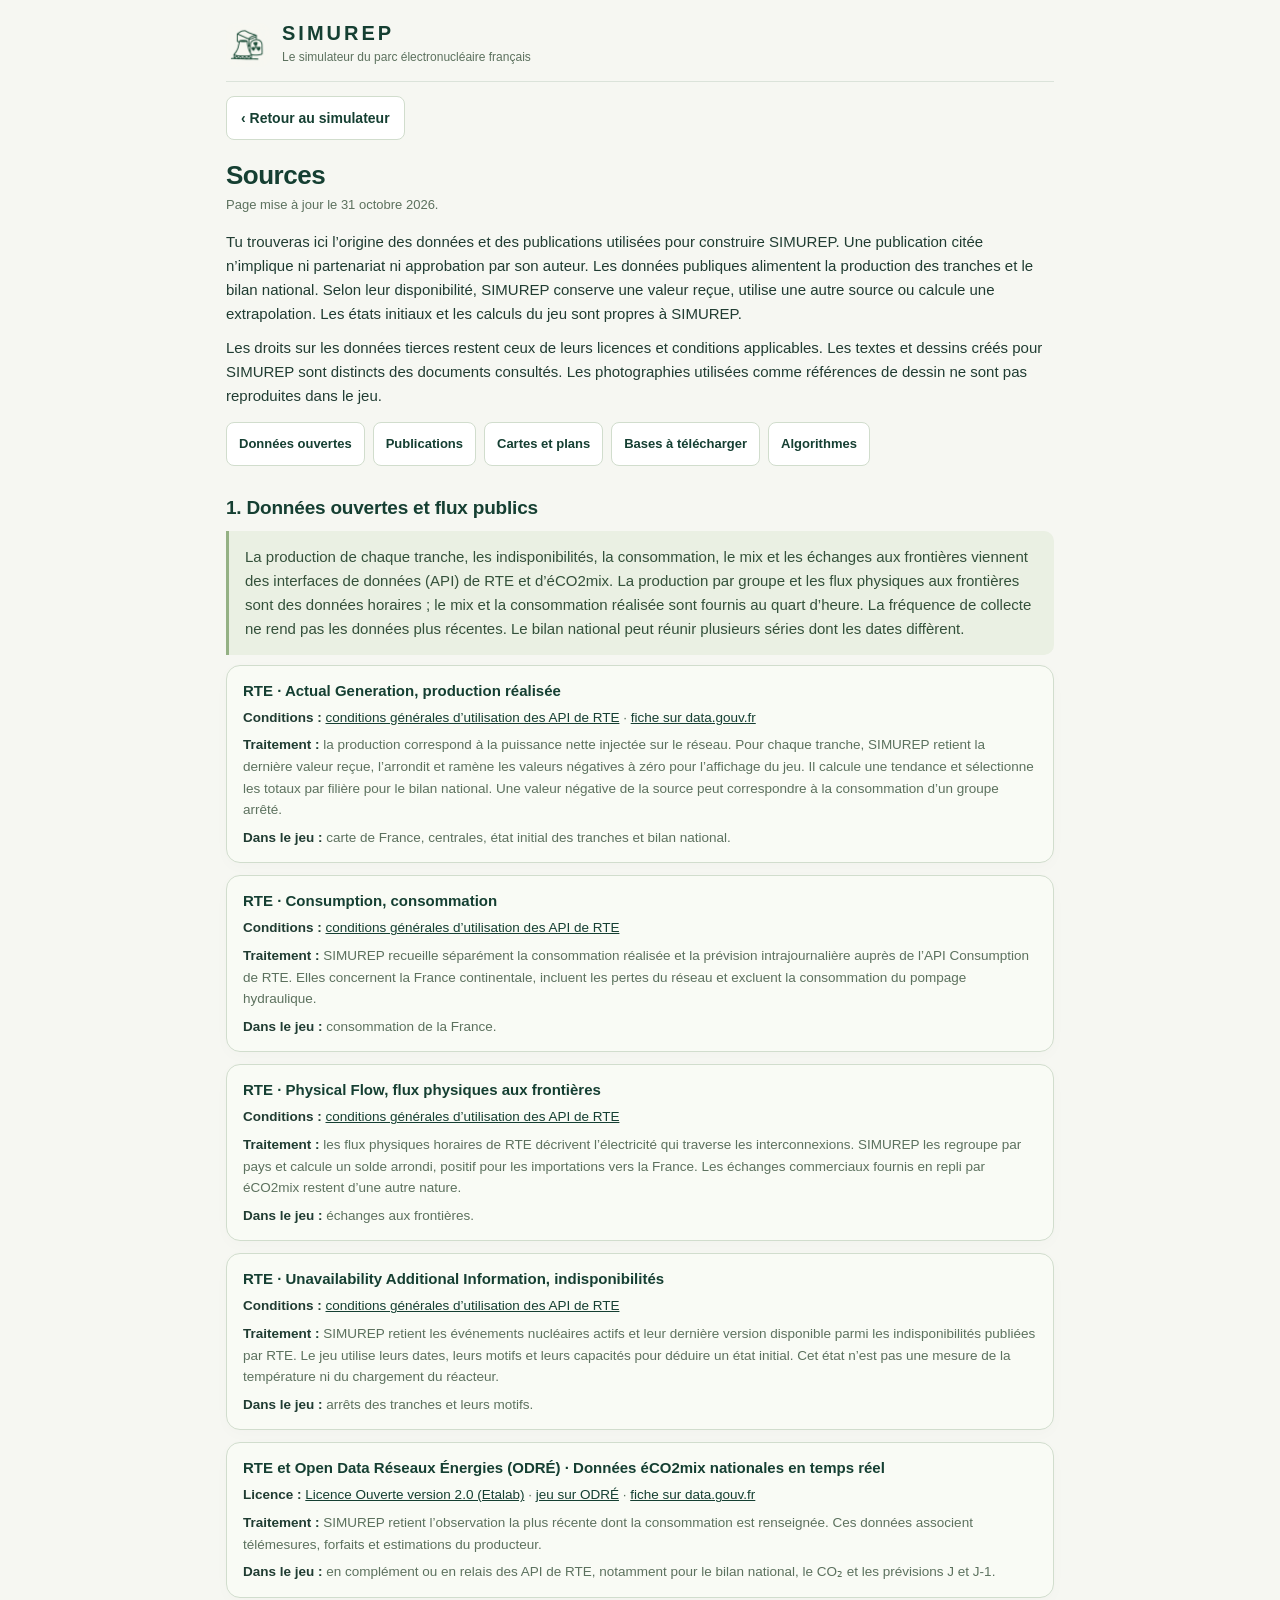
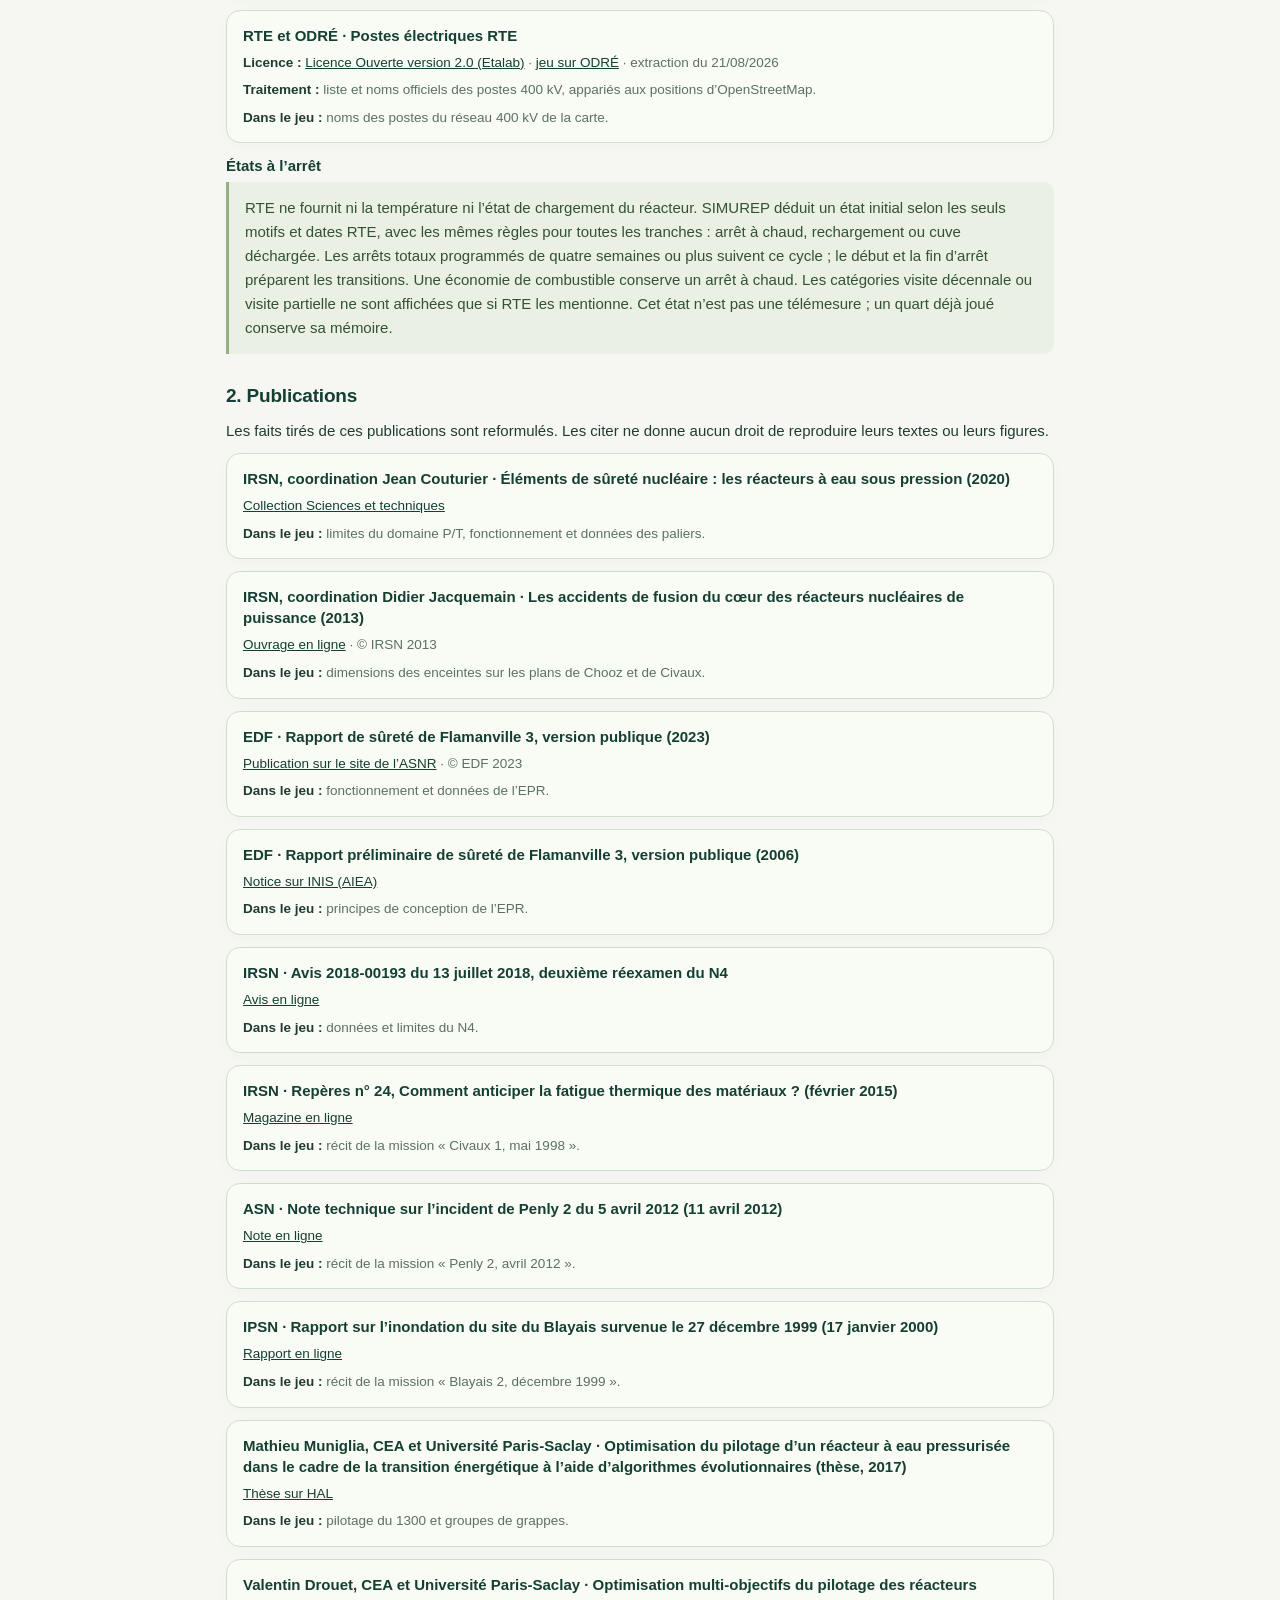
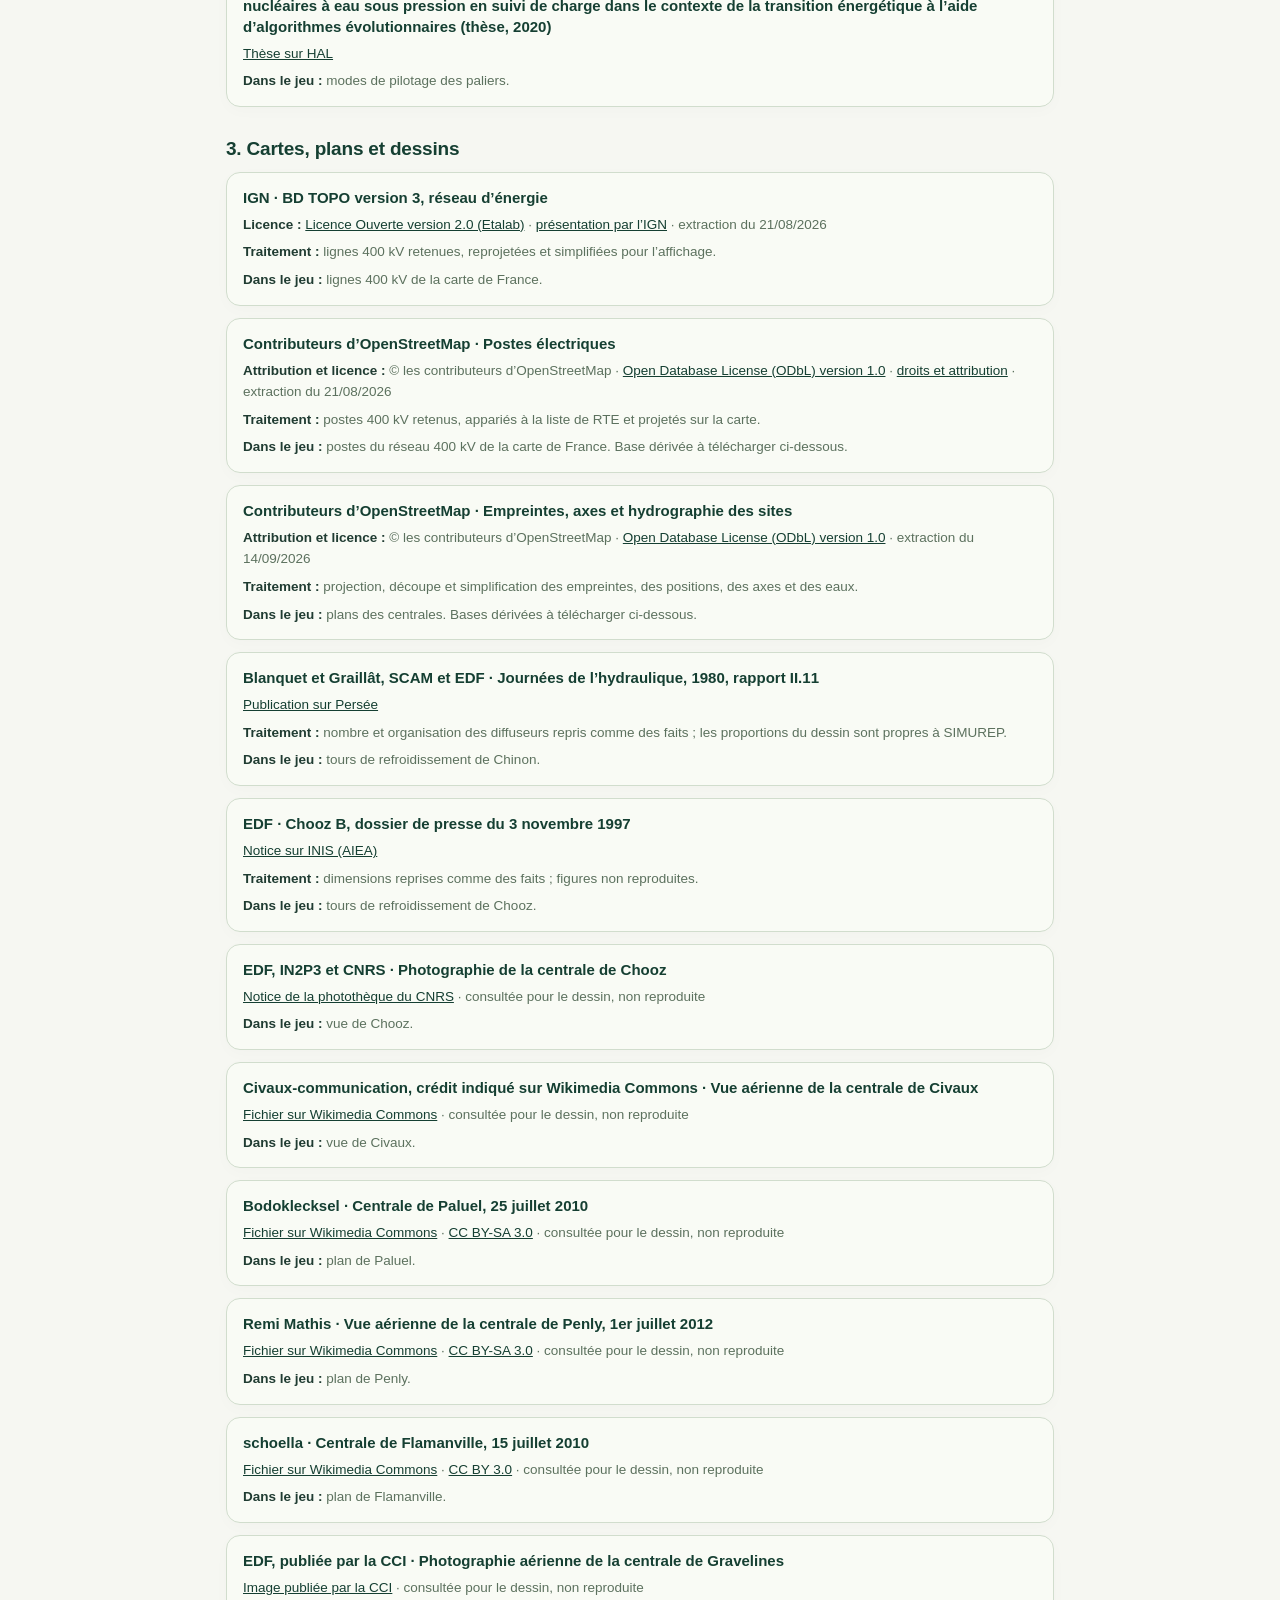
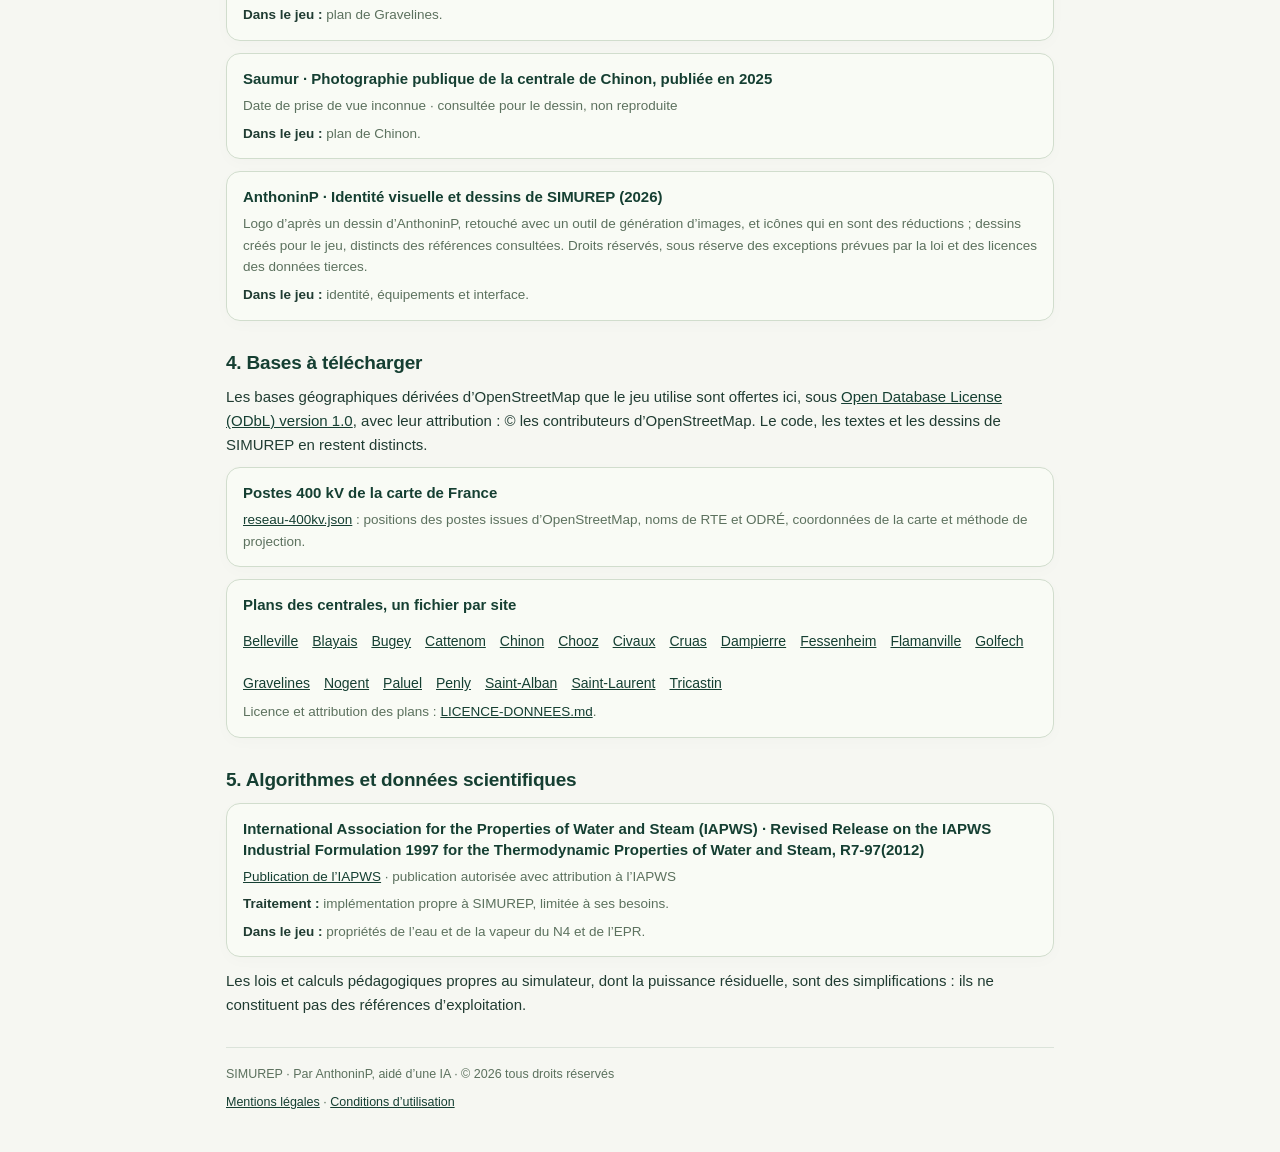
<file: sources.html>
<!DOCTYPE html>
<html lang="fr">
<head>
<meta charset="utf-8">
<meta name="viewport" content="width=device-width,initial-scale=1,viewport-fit=cover">
<title>Sources · SIMUREP</title>
<meta name="description" content="Sources de SIMUREP : données ouvertes, publications, cartes et plans, algorithmes, avec leurs licences, et les bases dérivées d’OpenStreetMap à télécharger.">
<meta name="copyright" content="© 2026 AnthoninP. SIMUREP, tous droits réservés.">
<meta name="robots" content="index, follow, noai, noimageai">
<meta name="tdm-reservation" content="1">
<meta name="tdm-policy" content="https://simurep.fr/.well-known/tdm-policy.json">
<meta name="theme-color" content="#f6f7f2">
<link rel="canonical" href="https://simurep.fr/sources.html">
<link rel="icon" href="assets/identite/icon-32.png">
<style>
:root{--forest:#153f32;--ink:#203c32;--muted:#5c715e;--line:#dbe3da;--paper:#f6f7f2;--card:#f9fbf5;--cardLine:#d1ddcd}
*{box-sizing:border-box}
html{-webkit-text-size-adjust:100%}
body{margin:0;background:var(--paper);color:var(--ink);font:15px/1.6 Inter,-apple-system,BlinkMacSystemFont,"Segoe UI",sans-serif}
.wrap{max-width:860px;margin:0 auto;padding:max(12px,env(safe-area-inset-top,0px)) max(16px,env(safe-area-inset-right,0px)) max(32px,env(safe-area-inset-bottom,0px)) max(16px,env(safe-area-inset-left,0px))}
.tete{display:flex;align-items:center;gap:12px;padding:10px 0 14px;border-bottom:1px solid var(--line)}
.tete img{width:44px;height:44px;flex:none;border-radius:10px}
.marque{font-size:20px;font-weight:800;letter-spacing:3px;line-height:1.1;color:var(--forest)}
.slogan{display:block;margin-top:4px;font-size:12px;color:var(--muted)}
.retour{display:inline-flex;align-items:center;min-height:44px;margin:14px 0 0;padding:9px 14px;border:1px solid var(--cardLine);border-radius:8px;background:#fff;color:var(--forest);font-size:14px;font-weight:600;text-decoration:none}
.retour:hover{background:#e9f0e1}
h1{margin:20px 0 4px;font-size:26px;line-height:1.2;letter-spacing:-.5px;color:var(--forest)}
.date{margin:0 0 14px;font-size:13px;color:var(--muted)}
h2{margin:30px 0 10px;font-size:19px;line-height:1.3;letter-spacing:-.2px;color:var(--forest)}
h3{margin:0 0 6px;font-size:15px;line-height:1.4;color:var(--forest)}
p{margin:0 0 10px}
a{color:var(--forest);overflow-wrap:anywhere}
.sommaire{display:flex;flex-wrap:wrap;gap:8px;margin:14px 0 0;padding:0;list-style:none}
.sommaire a{display:inline-flex;align-items:center;min-height:44px;padding:8px 12px;border:1px solid var(--cardLine);border-radius:8px;background:#fff;font-size:13px;font-weight:600;text-decoration:none}
.carte{margin:0 0 12px;padding:14px 16px;border:1px solid var(--cardLine);border-radius:14px;background:var(--card);box-shadow:0 4px 16px #183d2a05}
.carte p{margin:0 0 6px}
.carte p:last-child{margin-bottom:0}
.meta{font-size:13.5px;color:var(--muted)}
.meta b{color:var(--ink);font-weight:600}
.explication{padding:14px 16px;border-left:3px solid #94b184;border-radius:0 10px 10px 0;background:#eaf0e3;color:#33503a}
.liste{margin:8px 0 0;padding:0;list-style:none;display:flex;flex-wrap:wrap;gap:6px 14px}
.liste a{display:inline-flex;align-items:center;min-height:36px;font-size:14px}
footer{margin-top:30px;padding-top:16px;border-top:1px solid var(--line);font-size:12.5px;color:var(--muted)}
footer a{display:inline-flex;align-items:center;min-height:36px}
a:focus-visible,.retour:focus-visible{outline:3px solid #87aa6f;outline-offset:3px}
@media(max-width:480px){h1{font-size:23px}h2{font-size:17.5px}.carte{padding:12px 14px}}
</style>
</head>
<body>
<div class="wrap">
<header class="tete"><img src="assets/identite/icon-180.png" width="44" height="44" alt=""><div><div class="marque">SIMUREP</div><span class="slogan">Le simulateur du parc électronucléaire français</span></div></header>
<a class="retour" href="./" data-retour>‹ Retour au simulateur</a>
<main>
<h1>Sources</h1>
<p class="date">Page mise à jour le 31 octobre 2026.</p>
<p>Tu trouveras ici l’origine des données et des publications utilisées pour construire SIMUREP. Une publication citée n’implique ni partenariat ni approbation par son auteur. Les données publiques alimentent la production des tranches et le bilan national. Selon leur disponibilité, SIMUREP conserve une valeur reçue, utilise une autre source ou calcule une extrapolation. Les états initiaux et les calculs du jeu sont propres à SIMUREP.</p>
<p>Les droits sur les données tierces restent ceux de leurs licences et conditions applicables. Les textes et dessins créés pour SIMUREP sont distincts des documents consultés. Les photographies utilisées comme références de dessin ne sont pas reproduites dans le jeu.</p>
<nav aria-label="Sommaire"><ul class="sommaire"><li><a href="#donnees">Données ouvertes</a></li><li><a href="#ouvrages">Publications</a></li><li><a href="#cartes">Cartes et plans</a></li><li><a href="#bases">Bases à télécharger</a></li><li><a href="#algorithmes">Algorithmes</a></li></ul></nav>

<section id="donnees" aria-labelledby="t-donnees">
<h2 id="t-donnees">1. Données ouvertes et flux publics</h2>
<p class="explication">La production de chaque tranche, les indisponibilités, la consommation, le mix et les échanges aux frontières viennent des interfaces de données (API) de RTE et d’éCO2mix. La production par groupe et les flux physiques aux frontières sont des données horaires ; le mix et la consommation réalisée sont fournis au quart d’heure. La fréquence de collecte ne rend pas les données plus récentes. Le bilan national peut réunir plusieurs séries dont les dates diffèrent.</p>
<article class="carte">
<h3>RTE · Actual Generation, production réalisée</h3>
<p class="meta"><b>Conditions&nbsp;:</b> <a href="https://data.rte-france.com/cgu" target="_blank" rel="noopener">conditions générales d’utilisation des API de RTE</a> · <a href="https://www.data.gouv.fr/datasets/actual-generation" target="_blank" rel="noopener">fiche sur data.gouv.fr</a></p>
<p class="meta"><b>Traitement&nbsp;:</b> la production correspond à la puissance nette injectée sur le réseau. Pour chaque tranche, SIMUREP retient la dernière valeur reçue, l’arrondit et ramène les valeurs négatives à zéro pour l’affichage du jeu. Il calcule une tendance et sélectionne les totaux par filière pour le bilan national. Une valeur négative de la source peut correspondre à la consommation d’un groupe arrêté.</p>
<p class="meta"><b>Dans le jeu&nbsp;:</b> carte de France, centrales, état initial des tranches et bilan national.</p>
</article>
<article class="carte">
<h3>RTE · Consumption, consommation</h3>
<p class="meta"><b>Conditions&nbsp;:</b> <a href="https://data.rte-france.com/cgu" target="_blank" rel="noopener">conditions générales d’utilisation des API de RTE</a></p>
<p class="meta"><b>Traitement&nbsp;:</b> SIMUREP recueille séparément la consommation réalisée et la prévision intrajournalière auprès de l’API Consumption de RTE. Elles concernent la France continentale, incluent les pertes du réseau et excluent la consommation du pompage hydraulique.</p>
<p class="meta"><b>Dans le jeu&nbsp;:</b> consommation de la France.</p>
</article>
<article class="carte">
<h3>RTE · Physical Flow, flux physiques aux frontières</h3>
<p class="meta"><b>Conditions&nbsp;:</b> <a href="https://data.rte-france.com/cgu" target="_blank" rel="noopener">conditions générales d’utilisation des API de RTE</a></p>
<p class="meta"><b>Traitement&nbsp;:</b> les flux physiques horaires de RTE décrivent l’électricité qui traverse les interconnexions. SIMUREP les regroupe par pays et calcule un solde arrondi, positif pour les importations vers la France. Les échanges commerciaux fournis en repli par éCO2mix restent d’une autre nature.</p>
<p class="meta"><b>Dans le jeu&nbsp;:</b> échanges aux frontières.</p>
</article>
<article class="carte">
<h3>RTE · Unavailability Additional Information, indisponibilités</h3>
<p class="meta"><b>Conditions&nbsp;:</b> <a href="https://data.rte-france.com/cgu" target="_blank" rel="noopener">conditions générales d’utilisation des API de RTE</a></p>
<p class="meta"><b>Traitement&nbsp;:</b> SIMUREP retient les événements nucléaires actifs et leur dernière version disponible parmi les indisponibilités publiées par RTE. Le jeu utilise leurs dates, leurs motifs et leurs capacités pour déduire un état initial. Cet état n’est pas une mesure de la température ni du chargement du réacteur.</p>
<p class="meta"><b>Dans le jeu&nbsp;:</b> arrêts des tranches et leurs motifs.</p>
</article>
<article class="carte">
<h3>RTE et Open Data Réseaux Énergies (ODRÉ) · Données éCO2mix nationales en temps réel</h3>
<p class="meta"><b>Licence&nbsp;:</b> <a href="https://www.data.gouv.fr/pages/legal/licences/etalab-2.0" target="_blank" rel="noopener">Licence Ouverte version 2.0 (Etalab)</a> · <a href="https://odre.opendatasoft.com/explore/dataset/eco2mix-national-tr/" target="_blank" rel="noopener">jeu sur ODRÉ</a> · <a href="https://www.data.gouv.fr/datasets/donnees-eco2mix-nationales-temps-reel-1" target="_blank" rel="noopener">fiche sur data.gouv.fr</a></p>
<p class="meta"><b>Traitement&nbsp;:</b> SIMUREP retient l’observation la plus récente dont la consommation est renseignée. Ces données associent télémesures, forfaits et estimations du producteur.</p>
<p class="meta"><b>Dans le jeu&nbsp;:</b> en complément ou en relais des API de RTE, notamment pour le bilan national, le CO₂ et les prévisions J et J-1.</p>
</article>
<article class="carte">
<h3>RTE et ODRÉ · Postes électriques RTE</h3>
<p class="meta"><b>Licence&nbsp;:</b> <a href="https://www.data.gouv.fr/pages/legal/licences/etalab-2.0" target="_blank" rel="noopener">Licence Ouverte version 2.0 (Etalab)</a> · <a href="https://odre.opendatasoft.com/explore/dataset/postes-electriques-rte/" target="_blank" rel="noopener">jeu sur ODRÉ</a> · extraction du 21/08/2026</p>
<p class="meta"><b>Traitement&nbsp;:</b> liste et noms officiels des postes 400&nbsp;kV, appariés aux positions d’OpenStreetMap.</p>
<p class="meta"><b>Dans le jeu&nbsp;:</b> noms des postes du réseau 400&nbsp;kV de la carte.</p>
</article>
<h3 id="etats-arret">États à l’arrêt</h3>
<p class="explication">RTE ne fournit ni la température ni l’état de chargement du réacteur. SIMUREP déduit un état initial selon les seuls motifs et dates RTE, avec les mêmes règles pour toutes les tranches : arrêt à chaud, rechargement ou cuve déchargée. Les arrêts totaux programmés de quatre semaines ou plus suivent ce cycle ; le début et la fin d’arrêt préparent les transitions. Une économie de combustible conserve un arrêt à chaud. Les catégories visite décennale ou visite partielle ne sont affichées que si RTE les mentionne. Cet état n’est pas une télémesure ; un quart déjà joué conserve sa mémoire.</p>
</section>

<section id="ouvrages" aria-labelledby="t-ouvrages">
<h2 id="t-ouvrages">2. Publications</h2>
<p>Les faits tirés de ces publications sont reformulés. Les citer ne donne aucun droit de reproduire leurs textes ou leurs figures.</p>
<article class="carte">
<h3>IRSN, coordination Jean Couturier · Éléments de sûreté nucléaire : les réacteurs à eau sous pression (2020)</h3>
<p class="meta"><a href="https://recherche-expertise.asnr.fr/page/collection-sciences-techniques" target="_blank" rel="noopener">Collection Sciences et techniques</a></p>
<p class="meta"><b>Dans le jeu&nbsp;:</b> limites du domaine P/T, fonctionnement et données des paliers.</p>
</article>
<article class="carte">
<h3>IRSN, coordination Didier Jacquemain · Les accidents de fusion du cœur des réacteurs nucléaires de puissance (2013)</h3>
<p class="meta"><a href="https://www.irsn.fr/sites/default/files/documents/larecherche/publications-documentation/collection-ouvrages-irsn/LAG_fran%C3%A7ais_web.pdf" target="_blank" rel="noopener">Ouvrage en ligne</a> · © IRSN 2013</p>
<p class="meta"><b>Dans le jeu&nbsp;:</b> dimensions des enceintes sur les plans de Chooz et de Civaux.</p>
</article>
<article class="carte">
<h3>EDF · Rapport de sûreté de Flamanville&nbsp;3, version publique (2023)</h3>
<p class="meta"><a href="https://reglementation-controle.asnr.fr/reglementation/consultations-du-public/projet-d-autorisation-de-mise-en-service-de-l-epr-de-flamanville-et-de-prescriptions-techniques" target="_blank" rel="noopener">Publication sur le site de l’ASNR</a> · © EDF 2023</p>
<p class="meta"><b>Dans le jeu&nbsp;:</b> fonctionnement et données de l’EPR.</p>
</article>
<article class="carte">
<h3>EDF · Rapport préliminaire de sûreté de Flamanville&nbsp;3, version publique (2006)</h3>
<p class="meta"><a href="https://inis.iaea.org/records/ngqem-kpc88" target="_blank" rel="noopener">Notice sur INIS (AIEA)</a></p>
<p class="meta"><b>Dans le jeu&nbsp;:</b> principes de conception de l’EPR.</p>
</article>
<article class="carte">
<h3>IRSN · Avis 2018-00193 du 13 juillet 2018, deuxième réexamen du N4</h3>
<p class="meta"><a href="https://recherche-expertise.asnr.fr/sites/default/files/documents/expertise/avis/2018/Avis-IRSN-2018-00193.pdf" target="_blank" rel="noopener">Avis en ligne</a></p>
<p class="meta"><b>Dans le jeu&nbsp;:</b> données et limites du N4.</p>
</article>
<article class="carte">
<h3>IRSN · Repères n°&nbsp;24, Comment anticiper la fatigue thermique des matériaux&nbsp;? (février 2015)</h3>
<p class="meta"><a href="https://www.irsn.fr/sites/default/files/2023-02/specifique_Reperes-1502_24.pdf" target="_blank" rel="noopener">Magazine en ligne</a></p>
<p class="meta"><b>Dans le jeu&nbsp;:</b> récit de la mission « Civaux 1, mai 1998 ».</p>
</article>
<article class="carte">
<h3>ASN · Note technique sur l’incident de Penly&nbsp;2 du 5 avril 2012 (11 avril 2012)</h3>
<p class="meta"><a href="https://www.asn.fr/content/download/53949/file/2012-04-11-ESS-Penly2-note-technique.pdf" target="_blank" rel="noopener">Note en ligne</a></p>
<p class="meta"><b>Dans le jeu&nbsp;:</b> récit de la mission « Penly 2, avril 2012 ».</p>
</article>
<article class="carte">
<h3>IPSN · Rapport sur l’inondation du site du Blayais survenue le 27 décembre 1999 (17 janvier 2000)</h3>
<p class="meta"><a href="https://www.irsn.fr/sites/default/files/documents/expertise/rapports_expertise/rapport_sur_l_inondation_du_site_du_blayais.pdf" target="_blank" rel="noopener">Rapport en ligne</a></p>
<p class="meta"><b>Dans le jeu&nbsp;:</b> récit de la mission « Blayais 2, décembre 1999 ».</p>
</article>
<article class="carte">
<h3>Mathieu Muniglia, CEA et Université Paris-Saclay · Optimisation du pilotage d’un réacteur à eau pressurisée dans le cadre de la transition énergétique à l’aide d’algorithmes évolutionnaires (thèse, 2017)</h3>
<p class="meta"><a href="https://theses.hal.science/tel-01678043v1" target="_blank" rel="noopener">Thèse sur HAL</a></p>
<p class="meta"><b>Dans le jeu&nbsp;:</b> pilotage du 1300 et groupes de grappes.</p>
</article>
<article class="carte">
<h3>Valentin Drouet, CEA et Université Paris-Saclay · Optimisation multi-objectifs du pilotage des réacteurs nucléaires à eau sous pression en suivi de charge dans le contexte de la transition énergétique à l’aide d’algorithmes évolutionnaires (thèse, 2020)</h3>
<p class="meta"><a href="https://theses.hal.science/tel-03186048v1" target="_blank" rel="noopener">Thèse sur HAL</a></p>
<p class="meta"><b>Dans le jeu&nbsp;:</b> modes de pilotage des paliers.</p>
</article>
</section>

<section id="cartes" aria-labelledby="t-cartes">
<h2 id="t-cartes">3. Cartes, plans et dessins</h2>
<article class="carte">
<h3>IGN · BD&nbsp;TOPO version 3, réseau d’énergie</h3>
<p class="meta"><b>Licence&nbsp;:</b> <a href="https://www.data.gouv.fr/pages/legal/licences/etalab-2.0" target="_blank" rel="noopener">Licence Ouverte version 2.0 (Etalab)</a> · <a href="https://geoservices.ign.fr/bdtopo" target="_blank" rel="noopener">présentation par l’IGN</a> · extraction du 21/08/2026</p>
<p class="meta"><b>Traitement&nbsp;:</b> lignes 400&nbsp;kV retenues, reprojetées et simplifiées pour l’affichage.</p>
<p class="meta"><b>Dans le jeu&nbsp;:</b> lignes 400&nbsp;kV de la carte de France.</p>
</article>
<article class="carte">
<h3>Contributeurs d’OpenStreetMap · Postes électriques</h3>
<p class="meta"><b>Attribution et licence&nbsp;:</b> © les contributeurs d’OpenStreetMap · <a href="https://opendatacommons.org/licenses/odbl/1-0/" target="_blank" rel="noopener">Open Database License (ODbL) version 1.0</a> · <a href="https://www.openstreetmap.org/copyright" target="_blank" rel="noopener">droits et attribution</a> · extraction du 21/08/2026</p>
<p class="meta"><b>Traitement&nbsp;:</b> postes 400&nbsp;kV retenus, appariés à la liste de RTE et projetés sur la carte.</p>
<p class="meta"><b>Dans le jeu&nbsp;:</b> postes du réseau 400&nbsp;kV de la carte de France. Base dérivée à télécharger ci-dessous.</p>
</article>
<article class="carte">
<h3>Contributeurs d’OpenStreetMap · Empreintes, axes et hydrographie des sites</h3>
<p class="meta"><b>Attribution et licence&nbsp;:</b> © les contributeurs d’OpenStreetMap · <a href="https://opendatacommons.org/licenses/odbl/1-0/" target="_blank" rel="noopener">Open Database License (ODbL) version 1.0</a> · extraction du 14/09/2026</p>
<p class="meta"><b>Traitement&nbsp;:</b> projection, découpe et simplification des empreintes, des positions, des axes et des eaux.</p>
<p class="meta"><b>Dans le jeu&nbsp;:</b> plans des centrales. Bases dérivées à télécharger ci-dessous.</p>
</article>
<article class="carte">
<h3>Blanquet et Graillât, SCAM et EDF · Journées de l’hydraulique, 1980, rapport II.11</h3>
<p class="meta"><a href="https://www.persee.fr/doc/jhydr_0000-0001_1980_act_16_1_5735" target="_blank" rel="noopener">Publication sur Persée</a></p>
<p class="meta"><b>Traitement&nbsp;:</b> nombre et organisation des diffuseurs repris comme des faits ; les proportions du dessin sont propres à SIMUREP.</p>
<p class="meta"><b>Dans le jeu&nbsp;:</b> tours de refroidissement de Chinon.</p>
</article>
<article class="carte">
<h3>EDF · Chooz&nbsp;B, dossier de presse du 3 novembre 1997</h3>
<p class="meta"><a href="https://inis.iaea.org/records/z70k4-8ph44" target="_blank" rel="noopener">Notice sur INIS (AIEA)</a></p>
<p class="meta"><b>Traitement&nbsp;:</b> dimensions reprises comme des faits ; figures non reproduites.</p>
<p class="meta"><b>Dans le jeu&nbsp;:</b> tours de refroidissement de Chooz.</p>
</article>
<article class="carte">
<h3>EDF, IN2P3 et CNRS · Photographie de la centrale de Chooz</h3>
<p class="meta"><a href="https://images.cnrs.fr/photo/20070001_0061" target="_blank" rel="noopener">Notice de la photothèque du CNRS</a> · consultée pour le dessin, non reproduite</p>
<p class="meta"><b>Dans le jeu&nbsp;:</b> vue de Chooz.</p>
</article>
<article class="carte">
<h3>Civaux-communication, crédit indiqué sur Wikimedia Commons · Vue aérienne de la centrale de Civaux</h3>
<p class="meta"><a href="https://commons.wikimedia.org/wiki/File:Vue_a%C3%A9rienne_de_la_centrale_de_Civaux.JPG" target="_blank" rel="noopener">Fichier sur Wikimedia Commons</a> · consultée pour le dessin, non reproduite</p>
<p class="meta"><b>Dans le jeu&nbsp;:</b> vue de Civaux.</p>
</article>
<article class="carte">
<h3>Bodoklecksel · Centrale de Paluel, 25 juillet 2010</h3>
<p class="meta"><a href="https://commons.wikimedia.org/wiki/File:AKW_Paluel_01.jpg" target="_blank" rel="noopener">Fichier sur Wikimedia Commons</a> · <a href="https://creativecommons.org/licenses/by-sa/3.0/" target="_blank" rel="noopener">CC BY-SA 3.0</a> · consultée pour le dessin, non reproduite</p>
<p class="meta"><b>Dans le jeu&nbsp;:</b> plan de Paluel.</p>
</article>
<article class="carte">
<h3>Remi Mathis · Vue aérienne de la centrale de Penly, 1er juillet 2012</h3>
<p class="meta"><a href="https://commons.wikimedia.org/wiki/File:Penly_nuclear_power_plant_-_aerial_view.jpg" target="_blank" rel="noopener">Fichier sur Wikimedia Commons</a> · <a href="https://creativecommons.org/licenses/by-sa/3.0/" target="_blank" rel="noopener">CC BY-SA 3.0</a> · consultée pour le dessin, non reproduite</p>
<p class="meta"><b>Dans le jeu&nbsp;:</b> plan de Penly.</p>
</article>
<article class="carte">
<h3>schoella · Centrale de Flamanville, 15 juillet 2010</h3>
<p class="meta"><a href="https://commons.wikimedia.org/wiki/File:Flamanville_2010-07-15.jpg" target="_blank" rel="noopener">Fichier sur Wikimedia Commons</a> · <a href="https://creativecommons.org/licenses/by/3.0/" target="_blank" rel="noopener">CC BY 3.0</a> · consultée pour le dessin, non reproduite</p>
<p class="meta"><b>Dans le jeu&nbsp;:</b> plan de Flamanville.</p>
</article>
<article class="carte">
<h3>EDF, publiée par la CCI · Photographie aérienne de la centrale de Gravelines</h3>
<p class="meta"><a href="https://occitanie.ccibusiness.fr/sites/default/files/2021-02/Photo%20a%C3%A9rienne%20EDF%20CNPE%20Gravelines_1000px.JPG" target="_blank" rel="noopener">Image publiée par la CCI</a> · consultée pour le dessin, non reproduite</p>
<p class="meta"><b>Dans le jeu&nbsp;:</b> plan de Gravelines.</p>
</article>
<article class="carte">
<h3>Saumur · Photographie publique de la centrale de Chinon, publiée en 2025</h3>
<p class="meta">Date de prise de vue inconnue · consultée pour le dessin, non reproduite</p>
<p class="meta"><b>Dans le jeu&nbsp;:</b> plan de Chinon.</p>
</article>
<article class="carte">
<h3>AnthoninP · Identité visuelle et dessins de SIMUREP (2026)</h3>
<p class="meta">Logo d’après un dessin d’AnthoninP, retouché avec un outil de génération d’images, et icônes qui en sont des réductions&nbsp;; dessins créés pour le jeu, distincts des références consultées. Droits réservés, sous réserve des exceptions prévues par la loi et des licences des données tierces.</p>
<p class="meta"><b>Dans le jeu&nbsp;:</b> identité, équipements et interface.</p>
</article>
</section>

<section id="bases" aria-labelledby="t-bases">
<h2 id="t-bases">4. Bases à télécharger</h2>
<p>Les bases géographiques dérivées d’OpenStreetMap que le jeu utilise sont offertes ici, sous <a href="https://opendatacommons.org/licenses/odbl/1-0/" target="_blank" rel="noopener">Open Database License (ODbL) version 1.0</a>, avec leur attribution : © les contributeurs d’OpenStreetMap. Le code, les textes et les dessins de SIMUREP en restent distincts.</p>
<article class="carte">
<h3>Postes 400&nbsp;kV de la carte de France</h3>
<p class="meta"><a href="reseau-400kv.json" target="_blank" rel="noopener">reseau-400kv.json</a> : positions des postes issues d’OpenStreetMap, noms de RTE et ODRÉ, coordonnées de la carte et méthode de projection.</p>
</article>
<article class="carte">
<h3>Plans des centrales, un fichier par site</h3>
<ul class="liste">
<li><a href="plans/belleville.json" target="_blank" rel="noopener">Belleville</a></li>
<li><a href="plans/blayais.json" target="_blank" rel="noopener">Blayais</a></li>
<li><a href="plans/bugey.json" target="_blank" rel="noopener">Bugey</a></li>
<li><a href="plans/cattenom.json" target="_blank" rel="noopener">Cattenom</a></li>
<li><a href="plans/chinon.json" target="_blank" rel="noopener">Chinon</a></li>
<li><a href="plans/chooz.json" target="_blank" rel="noopener">Chooz</a></li>
<li><a href="plans/civaux.json" target="_blank" rel="noopener">Civaux</a></li>
<li><a href="plans/cruas.json" target="_blank" rel="noopener">Cruas</a></li>
<li><a href="plans/dampierre.json" target="_blank" rel="noopener">Dampierre</a></li>
<li><a href="plans/fessenheim.json" target="_blank" rel="noopener">Fessenheim</a></li>
<li><a href="plans/flamanville.json" target="_blank" rel="noopener">Flamanville</a></li>
<li><a href="plans/golfech.json" target="_blank" rel="noopener">Golfech</a></li>
<li><a href="plans/gravelines.json" target="_blank" rel="noopener">Gravelines</a></li>
<li><a href="plans/nogent.json" target="_blank" rel="noopener">Nogent</a></li>
<li><a href="plans/paluel.json" target="_blank" rel="noopener">Paluel</a></li>
<li><a href="plans/penly.json" target="_blank" rel="noopener">Penly</a></li>
<li><a href="plans/saint-alban.json" target="_blank" rel="noopener">Saint-Alban</a></li>
<li><a href="plans/saint-laurent.json" target="_blank" rel="noopener">Saint-Laurent</a></li>
<li><a href="plans/tricastin.json" target="_blank" rel="noopener">Tricastin</a></li>
</ul>
<p class="meta">Licence et attribution des plans : <a href="plans/LICENCE-DONNEES.md" target="_blank" rel="noopener">LICENCE-DONNEES.md</a>.</p>
</article>
</section>

<section id="algorithmes" aria-labelledby="t-algorithmes">
<h2 id="t-algorithmes">5. Algorithmes et données scientifiques</h2>
<article class="carte">
<h3>International Association for the Properties of Water and Steam (IAPWS) · Revised Release on the IAPWS Industrial Formulation 1997 for the Thermodynamic Properties of Water and Steam, R7-97(2012)</h3>
<p class="meta"><a href="https://iapws.org/technical-guidance/release/IF97-Rev.download" target="_blank" rel="noopener">Publication de l’IAPWS</a> · publication autorisée avec attribution à l’IAPWS</p>
<p class="meta"><b>Traitement&nbsp;:</b> implémentation propre à SIMUREP, limitée à ses besoins.</p>
<p class="meta"><b>Dans le jeu&nbsp;:</b> propriétés de l’eau et de la vapeur du N4 et de l’EPR.</p>
</article>
<p>Les lois et calculs pédagogiques propres au simulateur, dont la puissance résiduelle, sont des simplifications : ils ne constituent pas des références d’exploitation.</p>
</section>
</main>
<footer>SIMUREP · Par AnthoninP, aidé d’une IA · © 2026 tous droits réservés<br><a href="/mentions-legales.html">Mentions légales</a> · <a href="/cgu.html">Conditions d’utilisation</a></footer>
</div>
<script>
document.querySelectorAll('a[data-retour]').forEach(function(a){a.addEventListener('click',function(e){if(window.parent===window)return;try{window.parent.postMessage({type:'sdc-retour',vue:'france'},location.origin);e.preventDefault();}catch(_){}});});
</script>
</body>
</html>
</file>
<file: 1300/n4.css>
/* SIMUREP — © 2026 AnthoninP — Tous droits réservés. Étude SDC N4 privée. */
.n4-sdc{--n4-bg:#090e12;--n4-line:#435157;--n4-ink:#dbe4e2;--n4-cyan:#68cddd;--n4-cream:#d5d2c4;box-sizing:border-box;background:#bbbdb2;color:#202d2b;font:15px/1.4 Arial,Helvetica,sans-serif;min-height:100vh}
.n4-sdc *{box-sizing:border-box}.n4-sdc button{font:inherit;cursor:pointer}.n4-sdc button:disabled{cursor:default}.n4-sdc button:focus-visible,.n4-sdc [role=button]:focus-visible{outline:3px solid #efd179;outline-offset:3px}.n4-sdc button:disabled:focus{outline:none}
.n4-study{display:flex;justify-content:space-between;gap:12px;padding:7px max(24px,calc((100vw - 1800px)/2));background:#ede6d1;border-bottom:1px solid #a39e90;font-size:12px;letter-spacing:.04em;font-weight:700}.n4-study span{font-weight:400;letter-spacing:0}
.n4-header{display:flex;align-items:center;justify-content:space-between;gap:25px;padding:20px 28px 18px;max-width:1860px;margin:auto}.n4-brand{display:flex;flex-direction:column;gap:3px}.n4-brand b{font-size:24px;letter-spacing:.12em;color:#294536}.n4-brand span{font-size:12px;color:#3a463e}.n4-unit{text-align:right;display:flex;flex-direction:column;gap:5px}.n4-unit strong{font-size:18px;letter-spacing:.06em}.n4-unit span{font-size:12px;color:#3a463e;letter-spacing:.04em}.n4-steps{display:flex;gap:13px;align-items:center;font-size:11px;letter-spacing:.06em;color:#5c6860}.n4-steps i{font-style:normal;color:#92968a}.n4-steps b{color:#2e4a38}
/* Geste 50 (136A du 25/10) : version du simulateur sous le slogan (PC) ou après lui (téléphone), sur une ligne. */
.n4-brand .n4-version{font-size:10px;letter-spacing:.03em;white-space:nowrap}
.n4-wall{margin:0 auto 17px;max-width:1800px;border:8px solid #5d625b;border-bottom-width:11px;background:var(--n4-bg);color:var(--n4-ink);box-shadow:0 2px 0 #e2e0d4,inset 0 0 0 1px #020405;font-family:Consolas,'Lucida Console',monospace}.n4-wall-title{display:flex;justify-content:space-between;padding:10px 18px;border-bottom:1px solid #3d484a;color:#b7c6c6;font-size:12px;letter-spacing:.06em}.n4-wall-title b{color:#9ecb9e;font-weight:400}.n4-wall-measures{display:grid;grid-template-columns:repeat(4,1fr);padding:14px 0}.n4-wall-measures .n4-measure{border:0;border-left:1px solid #384449;padding:0 24px}.n4-wall-measures .n4-measure:first-child{border-left:0}.n4-wall-measures .n4-measure>span{color:#91a7b0;text-transform:uppercase;font-size:12px;letter-spacing:.03em}.n4-wall-measures .n4-measure b{font-size:clamp(24px,2.5vw,38px);font-weight:400;letter-spacing:.01em;color:#79cedd}.n4-wall-measures .n4-measure div>span{font-size:13px;color:#bec9c6}.n4-wall-footer{display:flex;justify-content:space-between;gap:16px;padding:6px 18px;border-top:1px solid #2c373c;color:#839594;font-size:11px;letter-spacing:.04em}
.n4-console{max-width:1840px;margin:auto;padding:0 20px;background:linear-gradient(#d6d4c6,#c5c5b9);border:1px solid #a1a397;border-radius:5px 5px 0 0;box-shadow:inset 0 2px #eeece1}.n4-desk-head{display:flex;align-items:center;gap:24px;padding:13px 4px;font-size:12px;letter-spacing:.08em;font-weight:700}.n4-selection-help{margin-left:auto;font-size:12px;font-weight:400;letter-spacing:0;color:#414c44}
.n4-monitors{display:grid;grid-template-columns:minmax(0,1fr) minmax(280px,24%);gap:16px}.n4-monitor{background:var(--n4-bg);color:var(--n4-ink);border:7px solid #565e59;border-bottom-color:#4a554e;border-radius:3px;box-shadow:0 2px 0 #ededdf,inset 0 0 0 1px #020506;min-width:0;font:14px/1.4 Consolas,'Lucida Console',monospace}.n4-monitor-head{display:flex;justify-content:space-between;align-items:center;gap:10px;min-height:39px;padding:9px 13px;border-bottom:1px solid #45585e;color:#b4c7c9;font-size:11px;letter-spacing:.04em;background:#142027}.n4-monitor-head span:last-child{white-space:nowrap;color:#6f949b}.n4-monitor-head button{font:inherit;background:none;border:0;color:#b6d6cd;padding:0}.n4-main-content{min-height:350px}.n4-svg{display:block;width:100%;height:auto;max-height:540px;background:var(--n4-bg)}.n4-svg [data-n4-equipement]{cursor:pointer}.n4-svg [data-n4-equipement]:hover{filter:brightness(1.25)}
.n4-page-keys{display:grid;grid-template-columns:repeat(3,1fr);border-top:1px solid #425256;background:#152127;padding:7px;gap:5px}.n4-page-keys button{padding:8px 6px;background:#253238;border:1px solid #546369;color:#b8c5c3;display:flex;align-items:center;justify-content:center;gap:8px;font-size:12px;min-height:42px;box-shadow:inset 0 1px #5b6a6c}.n4-page-keys button small{color:#8ea5a9;font-size:10px}.n4-page-keys button[aria-current=page]{color:#e3f6ec;background:#29473b;border-color:#759f8a;box-shadow:inset 0 -2px #9dceb8}.n4-page-keys button[aria-current=page] small{color:#bddccb}.n4-page-keys button:hover{color:#fff;border-color:#9bb7aa}
.n4-object-body{padding:17px}.n4-object-code{color:#7dc4d4;font-size:13px;letter-spacing:.05em}.n4-object-body h3{font-size:18px;font-weight:400;margin:5px 0 23px;color:#eef1df}.n4-measure{padding:11px 0;border-bottom:1px solid #283d41}.n4-measure>span{color:#99acaf;font-size:12px;display:block;margin-bottom:4px}.n4-measure>div{display:flex;align-items:baseline;gap:9px}.n4-measure b{font-weight:400;font-size:23px;color:#7acddd}.n4-measure div>span{color:#aebdbc;font-size:12px}.n4-measure strong{font-size:17px;font-weight:400;color:#a5c8a2}.n4-object-note{font-family:Arial,sans-serif;color:#abb8b6;font-size:13px;line-height:1.6;margin:20px 0}.n4-commands{display:flex;gap:8px;margin-top:18px}.n4-commands button{border:1px solid #6f7f7b;border-bottom-width:3px;background:#27322f;color:#aab6ad;padding:9px 10px;font-size:12px}.n4-commands button:disabled{opacity:.6}.n4-command-note{font:11px/1.5 Arial,sans-serif;color:#7e918e;margin:10px 0 0}
.n4-lower-monitors{display:grid;grid-template-columns:minmax(0,1.2fr) minmax(340px,.8fr);gap:16px;margin:17px 0 0}.n4-alarm-counts{display:flex;border-bottom:1px solid #324146;gap:0}.n4-alarm-count{flex:1;display:flex;align-items:center;gap:9px;padding:13px;text-transform:uppercase;font-size:11px;border-right:1px solid #263a3e;color:#9caeaf}.n4-alarm-count:last-child{border-right:0}.n4-alarm-count i{width:8px;height:8px;background:#d9e2dc;border:1px solid #a6b4b0}.n4-alarm-count.rouge i{background:#d97670;border-color:#e58b80}.n4-alarm-count.jaune i{background:#d3c16a;border-color:#f0d477}.n4-alarm-count b{margin-left:auto;color:#dce3d8;font-size:17px;font-weight:400}.n4-alarm-head,.n4-alarm-row{display:grid;grid-template-columns:90px 90px 1fr auto;gap:8px;padding:10px 14px;border-bottom:1px solid #27383f;font-size:12px}.n4-alarm-head{color:#79929e;font-size:10px;letter-spacing:.04em}.n4-alarm-empty{color:#a2b2b1;padding:22px 14px;font-size:12px;min-height:107px}.n4-alarm-row{color:#d0dbd8}.n4-chart{display:block;width:100%;height:155px}.n4-chart-legend{display:flex;gap:8px 20px;flex-wrap:wrap;padding:7px 14px 12px;font-size:10px;color:#b5c5c2}.n4-chart-legend span{display:flex;align-items:center;gap:7px}.n4-chart-legend i{height:2px;width:12px}.n4-chart-legend small{font-size:9px;color:#7f969a}.n4-desk-footer{display:flex;justify-content:space-between;padding:15px 4px;font-size:11px;letter-spacing:.04em;color:#414c44}
.n4-curves-page,.n4-alarms-page,.n4-pa-page{padding:22px;min-height:400px}.n4-main-content h2{margin:0 0 10px;color:#d6e7de;font-size:18px;font-weight:400}.n4-screen-note{color:#9bb0b2;font:13px/1.6 Arial,sans-serif;max-width:680px}.n4-curves-page .n4-chart{height:290px}.n4-curves-page .n4-chart-legend{font-size:12px;gap:15px}.n4-curves-page .n4-chart-legend small{font-size:10px}.n4-panel-ref{color:#d3c579;font-size:11px;letter-spacing:.08em}.n4-pa-page h2{margin-top:10px}.n4-pa-page>p{max-width:710px;line-height:1.6}.n4-pa-sketch{display:grid;grid-template-columns:repeat(3,1fr);gap:3px;background:#6f766e;border:7px solid #889282;color:#333f35;margin:28px 0;padding:8px}.n4-pa-sketch>div{background:#bebfaf;padding:19px 12px;text-align:center}.n4-pa-lamps{color:#697848;font-size:14px;letter-spacing:.15em}.n4-pa-sketch b{font:12px Arial,sans-serif;display:block;margin:18px 0}.n4-pa-instruments{font-size:27px;color:#5b675f}
@media(min-width:1900px){.n4-monitor{font-size:16px}.n4-monitor-head{font-size:13px}.n4-object-body{padding:25px}.n4-object-body h3{font-size:23px}.n4-object-note{font-size:15px}.n4-measure>span{font-size:14px}.n4-measure b{font-size:28px}.n4-page-keys button{font-size:14px}.n4-alarm-empty,.n4-alarm-row{font-size:14px}.n4-chart{height:175px}}
@media(max-width:1100px){.n4-steps{display:none}.n4-header{padding:16px 20px}.n4-wall{margin:0 12px 12px}.n4-wall-measures .n4-measure{padding:0 15px}.n4-wall-measures .n4-measure>span{font-size:10px}.n4-console{padding:0 12px}.n4-selection-help{display:none}.n4-monitors{grid-template-columns:minmax(0,1fr) 270px;gap:10px}.n4-page-keys button{font-size:10px;gap:4px;padding:6px 3px}.n4-page-keys button small{display:none}.n4-monitor-head{font-size:10px}.n4-monitor-head span:last-child{display:none}.n4-object-body{padding:12px}.n4-object-body h3{font-size:16px}.n4-lower-monitors{gap:10px}}
@media(max-width:760px), (max-width:1000px) and (max-height:500px){.n4-sdc{font-size:14px;padding-bottom:var(--simurep-safe-bottom,env(safe-area-inset-bottom,0))}.n4-study{display:block;font-size:10px;padding:8px max(12px,var(--n4-safe-left));padding-top:max(8px,var(--n4-safe-top))}.n4-study span{display:block;margin-top:3px}.n4-header{padding:14px 13px;gap:10px}.n4-brand b{font-size:19px}.n4-unit strong{font-size:13px}.n4-unit span{font-size:9px}.n4-wall{border-width:5px;margin:0 8px 12px}.n4-wall-title{font-size:9px;padding:8px 9px;gap:5px}.n4-wall-measures{grid-template-columns:repeat(2,1fr);gap:16px 0;padding:12px 0}.n4-wall-measures .n4-measure{padding:0 12px}.n4-wall-measures .n4-measure:nth-child(3){border-left:0}.n4-wall-measures .n4-measure b{font-size:23px}.n4-wall-measures .n4-measure div>span{font-size:10px}.n4-wall-footer{font-size:8px;padding:7px 9px;gap:8px}.n4-wall-footer span:last-child{max-width:190px;text-align:right}.n4-console{padding:0 7px}.n4-desk-head{font-size:10px;gap:10px;justify-content:space-between}.n4-monitors{grid-template-columns:1fr;gap:12px}.n4-monitor{border-width:5px}.n4-monitor-head{font-size:9px;padding:9px;min-height:33px}.n4-main-content{min-height:0;overflow-x:auto}.n4-svg{min-width:0;max-height:none}.n4-page-keys{grid-template-columns:repeat(3,1fr);padding:6px;gap:5px}.n4-page-keys button{font-size:11px;min-height:40px}.n4-object-body{display:grid;grid-template-columns:1fr 1fr;gap:0 18px;padding:15px}.n4-object-code,.n4-object-body h3,.n4-object-note,.n4-commands,.n4-command-note{grid-column:1/-1}.n4-object-body h3{font-size:19px;margin-bottom:10px}.n4-object-note{margin:15px 0}.n4-lower-monitors{grid-template-columns:1fr;margin-top:12px;gap:12px}.n4-alarm-empty{min-height:50px}.n4-chart{height:180px}.n4-chart-legend{font-size:10px}.n4-desk-footer{font-size:9px;gap:10px}.n4-curves-page,.n4-alarms-page,.n4-pa-page{padding:14px;min-height:300px}.n4-curves-page .n4-chart{height:220px;min-width:600px}.n4-pa-sketch>div{padding:12px 4px}.n4-pa-lamps{font-size:9px;letter-spacing:0}.n4-alarm-head,.n4-alarm-row{grid-template-columns:60px 62px 1fr;font-size:10px}.n4-alarm-count{padding:11px 9px;font-size:10px}}

/* Sur un panneau de navigateur étroit, conserver la taille utile du synoptique. */
@media(min-width:761px) and (max-width:1000px){.n4-monitors,.n4-lower-monitors{grid-template-columns:1fr}.n4-object-body{display:grid;grid-template-columns:repeat(3,minmax(0,1fr));gap:0 20px;padding:18px}.n4-object-code,.n4-object-body h3,.n4-object-note,.n4-commands,.n4-command-note{grid-column:1/-1}.n4-object-body h3{margin-bottom:10px}.n4-object-note{margin:12px 0}.n4-page-keys button{font-size:12px}}
/* Le libellé de chaque mesure ouvre un sélecteur natif accessible au tactile. */
.n4-synthesis-select{display:block;width:100%;min-width:0;margin:0 0 5px;padding:5px 22px 5px 5px;border:1px solid #34444b;border-radius:2px;background:#111b20;color:#a9c2cb;color-scheme:dark;font:12px Consolas,'Lucida Console',monospace;text-transform:uppercase;cursor:pointer}
.n4-synthesis-select:hover{border-color:#7acddd}.n4-synthesis-select:focus-visible{outline:2px solid #efd179;outline-offset:2px}.n4-synthesis-select option{text-transform:none}
@media(min-width:1900px){.n4-synthesis-select{font-size:14px;padding-top:7px;padding-bottom:7px}}
@media(max-width:1100px){.n4-synthesis-select{font-size:10px;padding-left:3px;padding-right:16px}}
@media(max-width:760px), (max-width:1000px) and (max-height:500px){.n4-synthesis-select{min-height:40px}}

.n4-zoom-key{display:none}.n4-synoptic-viewport{overflow-x:auto}
@media(max-width:760px), (max-width:1000px) and (max-height:500px){.n4-monitor-head .n4-zoom-key{display:block;position:relative;flex-shrink:0;padding:3px 6px;font-size:10px;min-height:24px;border:1px solid #435157;background:#1a292d;color:#b6c7c6;border-radius:2px}.n4-zoom-key::after{content:"";position:absolute;inset:-8px -3px}.n4-synoptic-zoom .n4-svg{min-width:720px}}
@media(max-width:760px), (max-width:1000px) and (max-height:500px){.n4-main-monitor>.n4-monitor-head>span:nth-child(2){display:none}}
/* Poste de conduite : séparation synoptique / fiche, lisible au toucher. */
.n4-quickbar{max-width:1800px;margin:12px auto 0;display:flex;gap:10px;align-items:center;padding:0 16px;font:12px monospace}.n4-quickbar>span{margin-right:auto}.n4-sdc button,.n4-sdc input,.n4-sdc select{min-height:44px}.n4-quickbar button,.n4-diagnostics button{padding:10px 16px;background:#263e34;color:#edf5df;border:1px solid #67796b;border-radius:3px}.n4-quickbar .n4-scram{background:#7a2929;border-color:#cf7f6d;color:#fff}.n4-command-status{max-width:1800px;margin:8px auto;padding:0 16px;color:#304938;font:12px monospace;min-height:18px}.n4-kic-lost{background:#8a2922;color:#fff;padding:16px;text-align:center;font-weight:700}.n4-control-grid{display:grid;grid-template-columns:repeat(2,minmax(0,1fr));gap:14px;padding:18px}.n4-control-group{border:1px solid #3d5355;background:#101d23;padding:14px;min-width:0}.n4-control-group h3{color:#8fceca;font:600 13px monospace;letter-spacing:.04em;border-bottom:1px solid #355052;padding-bottom:12px;margin:0 0 12px}.n4-control-group p{color:#a8bcb8;font-size:13px;line-height:1.5}.n4-control-group button{padding:9px 12px;margin:3px;background:#23333a;border:1px solid #556869;color:#dce7df;border-radius:2px;font:12px monospace;cursor:pointer}.n4-control-group button[aria-pressed=true]{background:#24483a;border-color:#79b995;color:#c3ffce}.n4-control-group button:disabled{opacity:.8;border-style:dashed;border-width:2px;cursor:default}.n4-control-row{display:flex;align-items:center;flex-wrap:wrap;gap:5px;margin:8px 0}.n4-control-row>span{margin-right:auto;color:#b8c8c3;font-size:12px}.n4-mode-row>span{flex:1 1 0;min-width:0}[data-n4-pince]{touch-action:pan-x pan-y}.n4-sdc .n4-pq{scroll-margin-top:calc(8px + var(--n4-safe-top,0px))}.n4-sdc [data-n4-pince-zoom]{overflow-x:auto}.n4-setpoint{display:grid;grid-template-columns:1fr 100px;gap:8px;align-items:center;margin:14px 0;color:#bacac7;font-size:12px}.n4-setpoint span b{display:block;margin-top:5px;color:#8cd5dc}.n4-setpoint input{width:100%;box-sizing:border-box;background:#050c10;color:#a9e7d4;border:1px solid #526d70;padding:8px;font:16px monospace}.n4-setpoint small{grid-column:1/-1;color:#809c9a;font-size:10px}.n4-readings{display:grid;grid-template-columns:repeat(2,minmax(0,1fr));gap:12px;margin:14px 0}.n4-readings dt{font:11px monospace;color:#9bb4b5}.n4-readings dd{margin:5px 0;color:#86d5de;font:19px monospace}.n4-readings small{font-size:11px}.n4-object-body>.n4-control-grid{display:block;padding:0}.n4-object-body .n4-control-group{padding:10px;margin:12px 0}.n4-object-body .n4-setpoint{grid-template-columns:1fr 85px}.n4-page-keys{display:grid!important;grid-template-columns:repeat(5,minmax(0,1fr))!important;gap:4px!important}.n4-page-keys button{font-size:12px!important}.n4-diagnostics{padding:24px;color:#c8d8cc;line-height:1.8}.n4-journal{max-height:360px;overflow:auto;font:12px monospace;color:#bbc8c5}.n4-main-content{min-height:360px}.n4-object-monitor{max-height:850px;overflow:auto}.n4-alarm-table{max-height:250px;overflow:auto}.n4-sdc button:focus-visible,.n4-sdc input:focus-visible{outline:2px solid #e5c981;outline-offset:3px}
@media(min-width:1100px){.n4-monitors{grid-template-columns:minmax(0,1fr) 350px!important}.n4-wall{margin-top:14px}.n4-main-content .n4-control-grid{max-height:680px;overflow:auto}}
@media(max-width:760px), (max-width:1000px) and (max-height:500px){.n4-quickbar{padding:0 8px;gap:6px;flex-wrap:wrap}.n4-quickbar>span{width:100%;font-size:11px}.n4-quickbar button{flex:1;font-size:11px}.n4-control-grid{grid-template-columns:1fr;padding:10px;gap:10px}.n4-page-keys{grid-template-columns:repeat(3,minmax(0,1fr))!important;position:relative}.n4-page-keys button{min-height:48px;padding:7px 3px!important;font-size:11px!important}.n4-object-monitor{max-height:none}.n4-readings{grid-template-columns:repeat(2,minmax(0,1fr))}.n4-main-content{min-height:0}.n4-command-status{font-size:11px;padding:0 8px}.n4-header .n4-steps{display:none}.n4-setpoint input{font-size:16px}.n4-control-group button{min-height:44px}.n4-wall-footer{font-size:9px}.n4-object-body .n4-control-grid{display:grid}.n4-object-body .n4-control-group{margin:0}.n4-sdc{overflow-wrap:anywhere}}
.n4-monitors.n4-single{grid-template-columns:1fr!important}.n4-single>.n4-object-monitor{display:none}.n4-single .n4-main-monitor{display:flex;flex-direction:column}
@media(max-width:760px), (max-width:1000px) and (max-height:500px){.n4-main-monitor{display:flex;flex-direction:column}.n4-wall{margin-bottom:6px}.n4-header{padding-top:14px;padding-bottom:14px}}
.n4-diagnostic-keys{display:grid;grid-template-columns:repeat(2,minmax(0,1fr));gap:14px}.n4-diagnostic-keys button{text-align:left;padding:20px;min-height:100px}.n4-diagnostic-keys span{display:block;margin-top:8px;font-size:12px;color:#abc6ba}.n4-instrument-key{background:#223d33;color:#d5eee1;padding:12px;border:1px solid #698e79;margin-top:12px}.n4-object-body>.n4-control-grid{grid-column:1/-1}.n4-journal p{padding:8px;border-bottom:1px solid #2a4147}
/* Lot 4 ter (6A du 07/10) : le journal de la tranche dans une fenêtre du KIC (N4) ou du MCP (EPR), en page Alarmes ; lignes colorées
   par famille, aux couleurs des compteurs d'alarmes du poste. */
.n4-journal-monitor{margin-top:18px}
.n4-journal-monitor .n4-journal{max-height:380px;padding:2px 0}
.n4-journal-monitor .n4-journal p{margin:0;padding:5px 13px;line-height:1.45}
.n4-journal p b{font-weight:400;color:#79929e}
.n4-journal p[data-famille=rouge]{color:#e58b80}
.n4-journal p[data-famille=jaune]{color:#f0d477}
.n4-journal p[data-famille=blanche]{color:#d0dbd8}
.n4-journal .n4-journal-vide{color:#a2b2b1}
@media(max-width:760px), (max-width:1000px) and (max-height:500px){.n4-diagnostic-keys{grid-template-columns:1fr}.n4-diagnostics{padding:14px}.n4-curves-page .n4-chart{min-width:0}.n4-quickbar{margin-top:8px}}
/* Panneau auxiliaire conventionnel : cadrans, voyants et organes physiques.
   Disposition SIMUREP ; aucun plan d'implantation lisible reçu. */
.n4-secours .n4-main-content{background:#babbb0;padding:8px}.n4-secours .n4-main-content .n4-control-group{background:#d0d0c3;border:2px solid #8b9184;box-shadow:inset 1px 1px #f1f0df,2px 3px 0 #797f75;color:#29382f}.n4-secours .n4-main-content .n4-control-group h3{color:#26372d;border-bottom:2px solid #8c9988;text-align:center;background:#e7e4d3;padding:10px;font-size:12px}.n4-secours .n4-main-content .n4-control-group p{color:#38483d}.n4-secours .n4-main-content .n4-control-group button{background:linear-gradient(#4a514b,#252b28);border:3px solid #91968b;box-shadow:1px 2px 3px #555;color:#f0f0dc;border-radius:5px;position:relative;padding:10px 14px}.n4-secours .n4-main-content .n4-control-group button[aria-pressed=true]{background:linear-gradient(#3a6546,#23432f);color:#d7ffd2;border-color:#a9b29d}.n4-secours .n4-main-content .n4-control-group button[aria-pressed=true]::before{content:'●';color:#9bf191;padding-right:7px;text-shadow:0 0 4px #6cd662}
.n4-physical-instruments{display:grid;grid-template-columns:repeat(3,minmax(0,1fr));gap:16px;padding:18px}.n4-dial{max-width:260px;width:100%;margin:auto}.n4-dial svg{display:block;width:100%;filter:drop-shadow(2px 3px 2px #727a6c)}.n4-dial text{fill:#243b2c}
@media(max-width:760px), (max-width:1000px) and (max-height:500px){.n4-physical-instruments{grid-template-columns:repeat(2,minmax(0,1fr));gap:10px;padding:10px}}
.n4-physical-lamps{display:grid;grid-template-columns:repeat(4,minmax(0,1fr));gap:12px;padding:14px 18px 0}.n4-secours .n4-main-content button:has(.n4-selector)::before{display:none}.n4-secours .n4-main-content button:has(.n4-selector)[aria-pressed=true]{border:2px solid #376647;background:#c4d0be}.n4-secours .n4-main-content button:has(.n4-selector):disabled{opacity:.5}
@media(max-width:760px), (max-width:1000px) and (max-height:500px){.n4-physical-lamps{grid-template-columns:repeat(2,minmax(0,1fr));padding:10px;gap:10px}}
.n4-secours .n4-main-content .n4-control-group{display:flex;flex-wrap:wrap;gap:8px;align-content:flex-start}.n4-secours .n4-main-content .n4-control-group>h3,.n4-secours .n4-main-content .n4-control-group>p{flex-basis:100%}
/* Bandeau d’état à sa place dans la page (H04) : il ne suit plus le défilement ; au téléphone, AU et secours restent au dock. */
.n4-quickbar{position:relative;background:#bbbdb2;padding-top:8px;padding-bottom:8px;box-shadow:0 2px 0 #8c988b}.n4-sdc button,.n4-sdc input{scroll-margin-top:12px}.n4-secours .n4-main-content .n4-control-grid{max-height:none}
.n4-thumb-dock,.n4-thumb-menu{display:none}
@media(max-width:760px), (max-width:1000px) and (max-height:500px){
.n4-sdc{padding-bottom:calc(96px + var(--n4-safe-bottom))}.n4-thumb-dock{display:grid;grid-template-columns:repeat(5,minmax(0,1fr));gap:8px;position:fixed;z-index:40;bottom:0;left:0;right:0;padding:10px 10px calc(10px + var(--n4-safe-bottom));background:#182b28;border-top:2px solid #7b9889;box-shadow:0 -4px 15px #0005}.n4-thumb-dock button{min-height:56px;margin:0;padding:6px;border:1px solid #6b877b;border-radius:4px;background:#29473c;color:#f0f5e8;font:600 12px system-ui}.n4-thumb-dock .n4-scram{background:#762b28;border-color:#c3897a}.n4-thumb-dock button[aria-expanded=true]{background:#426453}.n4-thumb-menu{display:block;position:fixed;bottom:calc(82px + var(--n4-safe-bottom));left:8px;right:8px;z-index:41;background:#12201e;border:2px solid #74978b;box-shadow:0 -12px 40px #0009;padding:12px;color:#d8e8db}.n4-thumb-menu>div{display:flex;align-items:center;justify-content:space-between;margin-bottom:8px}.n4-thumb-menu nav{display:grid;grid-template-columns:repeat(3,minmax(0,1fr));gap:10px}.n4-thumb-menu button{min-height:52px;padding:8px;background:#263d35;color:#eef4e9;border:1px solid #668378;font:12px system-ui}.n4-thumb-menu button[aria-current=page]{background:#476b52;border-color:#bbe0bd}.n4-command-status[data-active=true]{position:fixed;bottom:calc(88px + var(--n4-safe-bottom));left:12px;right:12px;z-index:35;background:#0e2420;border:1px solid #8ec9ac;color:#e5fae6;padding:12px;font-size:13px;box-shadow:0 3px 12px #0006;pointer-events:none}.n4-control-group button{min-height:48px;min-width:48px}.n4-object-monitor,.n4-main-content{scroll-margin-top:calc(8px + var(--n4-safe-top))}.n4-desk-footer{padding-bottom:12px}
.n4-quickbar>button{display:none}.n4-quickbar>span{width:auto;margin:0}.n4-quickbar{min-height:30px;margin-top:0;padding:6px 12px}.n4-thumb-dock button:active,.n4-control-group button:active{outline:3px solid #e7d78e;outline-offset:1px}

:root{--n4-safe-top:var(--simurep-safe-top,env(safe-area-inset-top,0px));--n4-safe-bottom:var(--simurep-safe-bottom,env(safe-area-inset-bottom,0px));--n4-safe-left:var(--simurep-safe-left,env(safe-area-inset-left,0px));--n4-safe-right:var(--simurep-safe-right,env(safe-area-inset-right,0px))}
.n4-sdc{padding-left:var(--n4-safe-left);padding-right:var(--n4-safe-right);padding-top:var(--n4-safe-top)}.n4-study{padding-top:8px}
.n4-thumb-dock{padding-left:max(10px,var(--n4-safe-left));padding-right:max(10px,var(--n4-safe-right))}.n4-thumb-menu{left:max(8px,var(--n4-safe-left));right:max(8px,var(--n4-safe-right));max-height:calc(100dvh - 110px - var(--n4-safe-bottom) - var(--n4-safe-top));overflow:auto}.n4-command-status[data-active=true]{left:max(12px,var(--n4-safe-left));right:max(12px,var(--n4-safe-right))}

/* Révision PC : une seule circulation verticale et navigation toujours sous l’écran. */
.n4-monitors{align-items:start}.n4-main-content{min-height:0}.n4-object-monitor{max-height:none;overflow:visible}.n4-main-content .n4-control-grid{max-height:none;overflow:visible}.n4-page-keys{grid-template-columns:repeat(4,minmax(0,1fr))!important}.n4-main-monitor>.n4-page-keys{order:initial}.n4-main-monitor>.n4-main-content{order:initial}.n4-live-slot{min-height:140px;position:relative}.n4-command-status:empty{display:none}.n4-simulation{max-width:1800px;margin:8px auto;display:flex;flex-wrap:wrap;gap:12px;align-items:center;padding:10px 16px;color:#35483e;font:12px system-ui}.n4-simulation b{font-size:11px;letter-spacing:.08em}.n4-simulation button{border:1px solid #677b70;background:#e2e6df;color:#233b2e;padding:8px 12px;margin:2px;font:inherit}.n4-simulation button[aria-pressed=true]{background:#315340;color:#fff}.n4-simulation details{position:relative;margin-left:auto}.n4-simulation summary{cursor:pointer;min-height:44px;display:flex;align-items:center;padding:8px}.n4-simulation details[open]{padding:12px;border:1px solid #798d7e;background:#e1e5dd}.n4-simulation details p{max-width:300px}.n4-object-monitor{scroll-margin-top:12px}.n4-svg{max-height:none}.n4-trend-monitor .n4-chart{height:auto;aspect-ratio:430/188}
.n4-page-keys{grid-template-columns:repeat(3,minmax(0,1fr))!important}.n4-simulation{padding:8px;gap:6px}.n4-simulation>span{margin-left:auto}.n4-simulation details{margin-left:0}.n4-simulation button{min-height:48px}.n4-live-slot{min-width:0}.n4-main-content{overflow-x:clip}

.n4-chart-options{border:1px solid #40575b;padding:10px;display:flex;flex-wrap:wrap;gap:8px;color:#afc7c8;font:12px system-ui}.n4-chart-options button{padding:8px 12px;background:#17282f;color:#aec3c6;border:1px solid #526a70}.n4-chart-options button[aria-pressed=true]{background:#294b40;color:#edf8ee;border-color:#83b09e}

.n4-main-monitor{scroll-margin-top:10px}.n4-page-keys{position:sticky;bottom:0;z-index:5}
.n4-page-keys{position:static}.n4-main-monitor{scroll-margin-top:calc(8px + var(--n4-safe-top))}

.n4-hold{touch-action:none;user-select:none}.n4-hold[aria-pressed=true]{outline:3px solid #dfd394;outline-offset:2px}

.n4-control-grid{align-items:start}.n4-secours .n4-control-group{align-self:start}
/* L’insertion d’un instrument ne doit pas ancrer la page sur la barre du bas. */
.n4-sdc,#n4-engine{overflow-anchor:none}
.n4-page-keys{grid-template-columns:repeat(6,minmax(0,1fr))!important}
/* Retour d'Anthonin (copie d'essai, 14/10 au soir) : ce haut d'écran s'ajoutait au bas posé plus haut, et l'accusé d'une commande couvrait
   tout le téléphone ; il redevient un bandeau au-dessus de la barre du pouce, à sa hauteur de texte. */
.n4-command-status[data-active=true]{position:fixed;top:auto;bottom:calc(88px + var(--n4-safe-bottom));left:max(12px,var(--n4-safe-left));right:max(12px,var(--n4-safe-right));z-index:35;max-width:none;margin:0;padding:12px 16px;background:#102922;color:#e4f4e8;border:1px solid #8ec9ac;box-shadow:0 3px 12px #0005;pointer-events:none}
/* Commandes de session et état courant : repères immédiatement lisibles. */
.n4-simulation summary{min-height:48px;min-width:180px;padding:12px 18px;border:1px solid #63796a;border-radius:4px;background:#e6ebe3;color:#233c2d;font:600 14px system-ui;box-shadow:0 2px 0 #8a9b8d;justify-content:center}
.n4-simulation summary:hover{background:#f0f4ed;border-color:#32583f}.n4-simulation summary:focus-visible{outline:3px solid #8b6821;outline-offset:3px}
.n4-quickbar>span{font:700 18px system-ui;letter-spacing:.04em;color:#203c2b}.n4-wall-title b{font-size:16px;font-weight:700;letter-spacing:.04em}
.n4-quickbar>span{font-size:16px}.n4-wall-title b{font-size:14px}.n4-simulation details{width:100%}.n4-simulation summary{width:100%;min-height:50px}.n4-quickbar{min-height:40px}

/* Le compteur conserve sa place : aucun déplacement des commandes à 9/10, 99/100 s. */
.n4-simulation>span{flex:0 0 25ch;width:25ch;font-variant-numeric:tabular-nums;white-space:nowrap}
/* Identité compacte, y compris avec les marges latérales d'encoche. */
.n4-brand{flex-shrink:0}.n4-brand b{white-space:nowrap}.n4-unit{min-width:0}
.n4-header{flex-wrap:wrap}.n4-unit{flex:1 1 170px}.n4-brand b{font-size:18px}
.n4-model-limit{padding:12px;border-left:3px solid #d3b56c;background:#2b2b20;color:#eee0b5!important}
.n4-fiche-lecture{margin:6px 0 10px;padding:8px 10px;border-left:3px solid #6fa3c7;background:rgba(111,163,199,.14);font-size:13px}
.n4-wall-measures .n4-measure>div{flex-wrap:wrap}.n4-wall-measures .n4-measure b,.n4-wall-measures .n4-measure div>span{white-space:nowrap}
.n4-wall-measures .n4-measure{padding:0 7px}.n4-wall-measures .n4-measure b{font-size:20px}.n4-thumb-dock{gap:5px}.n4-thumb-dock button{font-size:10px;padding:4px;white-space:nowrap}
/* Session N4 discrète, hors du chemin synthèse → procédé ; palette N4 conservée. */
.n4-session{position:relative;z-index:31;flex-shrink:0;font:12px system-ui}
.n4-session>summary{display:flex;flex-direction:column;justify-content:center;min-height:44px;padding:5px 12px;border:1px solid #869180;border-radius:3px;color:#35483e;cursor:pointer;list-style:none}
.n4-session>summary span{font-size:11px;font-variant-numeric:tabular-nums;min-width:14ch}
.n4-session>summary::after{content:'⌄';position:absolute;right:4px;top:3px}
.n4-session .n4-simulation{position:absolute;right:0;top:100%;width:320px;max-width:calc(100vw - 32px - var(--n4-safe-left) - var(--n4-safe-right));margin:4px 0;padding:14px;background:#e1e5dd;border:1px solid #798d7e;box-shadow:0 8px 24px #132a2440}
.n4-session .n4-simulation>span{width:auto;flex:auto}
.n4-session .n4-simulation details{width:100%;margin:0}
.n4-session .n4-simulation summary{min-width:0;font-size:12px;min-height:44px;padding:8px;box-shadow:none}
.n4-sdc:not(.epr-sdc) .n4-alarm-counts{display:grid;grid-template-columns:repeat(3,minmax(0,1fr))}
.n4-sdc:not(.epr-sdc) .n4-alarm-count{min-width:0;padding:8px;gap:5px;flex-wrap:wrap;justify-content:center}
.n4-sdc:not(.epr-sdc) .n4-alarm-count b{flex-basis:100%;margin:0;text-align:center}
.n4-sdc:not(.epr-sdc) .n4-alarm-count i{flex-shrink:0}
.n4-sdc:not(.epr-sdc) .n4-alarm-head,.n4-sdc:not(.epr-sdc) .n4-alarm-row{grid-template-columns:11ch 11ch minmax(0,1fr) auto}
.n4-sdc:not(.epr-sdc) .n4-alarm-row>span,.n4-sdc:not(.epr-sdc) .n4-alarm-head>span{min-width:0;overflow-wrap:anywhere}
.n4-sdc:not(.epr-sdc) .n4-header{flex-wrap:wrap;gap:8px;padding-top:8px;padding-bottom:8px}
/* J6, client 2 : le slogan reste au téléphone, sur une ligne à lui sous la tranche (une seule identité sur toutes les surfaces). */
.n4-sdc:not(.epr-sdc) .n4-header .n4-brand{order:9;flex:1 1 100%;flex-direction:row;flex-wrap:wrap;align-items:baseline;gap:0 6px;min-width:0}.n4-sdc:not(.epr-sdc) .n4-header .n4-brand b{font-size:11px;letter-spacing:.12em}.n4-sdc:not(.epr-sdc) .n4-header .n4-brand span{font-size:10.5px;white-space:normal}
.n4-sdc:not(.epr-sdc) .n4-header .n4-unit{flex:1 1 120px;text-align:left}
.n4-session{margin-left:auto}.n4-session>summary{font-size:11px;padding:4px 8px}
.n4-session>summary span{font-size:10px;min-width:12ch}
.n4-sdc:not(.epr-sdc) .n4-alarm-head{display:none}
.n4-sdc:not(.epr-sdc) .n4-alarm-row{grid-template-columns:11ch minmax(0,1fr) auto;gap:5px 10px}
.n4-sdc:not(.epr-sdc) .n4-alarm-row>span:nth-child(3){grid-column:1/-1;font-size:12px;line-height:1.4}
.n4-sdc:not(.epr-sdc) .n4-alarm-row>.n4-alarm-etat{grid-row:1;grid-column:3}
}

/* Défilement tactile natif, saisie du dessin à la souris en vue agrandie. */
.n4-synoptic-zoom{cursor:grab;user-select:none;touch-action:pan-x pan-y}
.n4-synoptic-zoom:active{cursor:grabbing}
/* Sortie de la tranche vers la France ou la centrale : fil des niveaux, cibles au pouce, distinctes de la conduite (J1). */
.n4-exit{display:flex;gap:6px;align-items:center;flex-shrink:0}
.n4-exit i{font-style:normal;opacity:.5;color:#35483e}
.n4-exit b{padding:6px 4px;color:#35483e;font:700 12px system-ui;letter-spacing:.04em;text-transform:uppercase}
.n4-temoins{display:flex;gap:8px;flex-wrap:wrap;align-items:center}
.n4-temoin{font:600 11px system-ui;padding:4px 9px;border-radius:12px;border:1px solid #869180;color:#35483e;background:transparent;white-space:nowrap}
.n4-temoin[data-on="true"]{background:#dfeee4;border-color:#2e6a58;color:#1f4d3f}
.n4-liaison[data-on="false"]{background:#f6dcd6;border-color:#a03030;color:#7a2418}
.n4-retour{display:flex;gap:12px;align-items:center;flex-wrap:wrap;margin:8px 14px;padding:10px 14px;border:2px solid #b8862b;border-radius:6px;background:#f7e7bd;color:#3a2a10;font:13px/1.45 system-ui,sans-serif}
.n4-retour b{color:#5a3d0a}
.n4-retour button{margin-left:auto;min-height:36px;padding:6px 14px;border:1px solid #6e5c44;border-radius:6px;background:#3d3021;color:#ffb03a;font:700 13px system-ui;cursor:pointer}
.n4-thumb-exits{display:flex;gap:8px;margin-top:10px}
.n4-thumb-exits button{flex:1;min-height:44px}
.n4-exit button{min-height:44px;min-width:44px;padding:6px 12px;border:1px solid #869180;border-radius:3px;background:transparent;color:#35483e;font:600 12px system-ui;letter-spacing:.04em;cursor:pointer}
.n4-exit button:hover{background:#dfe4d8}
.n4-exit button:focus-visible{outline:3px solid #2e6a58;outline-offset:2px}
@media(max-width:760px), (max-width:1000px) and (max-height:500px){.n4-header{flex-wrap:wrap}.n4-exit{order:-1;flex:1 1 100%}.n4-exit button{flex:1}}
/* H12 : au téléphone, le menu « Écrans » du dock est le seul menu du poste N4, comme à l’EPR ; les touches reviennent avec la disparition du dock (même requête). */
@media(max-width:760px), (max-width:1000px) and (max-height:500px){.n4-sdc:not(.epr-sdc) .n4-console>.n4-page-keys{display:none!important}}
/* H13 : choix des courbes, pastille de couleur de chaque grandeur et cibles tactiles. */
.n4-chart-options button{display:inline-flex;align-items:center;gap:6px;min-height:40px}.n4-chart-options button i{display:inline-block;width:14px;height:4px;flex:none}.n4-chart-options button small{opacity:.8;font-size:10px}.n4-chart-options button[aria-pressed=false] i{opacity:.35}.n4-chart-options legend{padding:0 4px}
@media(max-width:760px),(max-width:1000px) and (max-height:500px){.n4-chart-options{display:grid;grid-template-columns:repeat(2,minmax(0,1fr));gap:6px}.n4-chart-options button{display:block;min-height:44px;padding:6px 8px;font-size:12px;text-align:left}.n4-chart-options button i{display:inline-block;vertical-align:middle;margin-right:6px}}
/* Unités et valeurs jamais coupées au milieu (« bar abs », « 1 001,9 »). */
.n4-chart-options button small,.n4-chart-legend b{white-space:nowrap}.n4-chart-legend span{flex-wrap:wrap}
/* H18 : bandeau de mission au-dessus de l’écran principal, dans le flux (ni collant ni fixe), une ligne, cible ≥ 44 px. */
.n4-sdc .n4-mission[hidden]{display:none!important}
.n4-sdc .n4-mission{margin:0;border-bottom:1px solid #40575b;background:#13221f;color:#dce7e5}
.n4-sdc .n4-mission-toggle{display:flex;align-items:center;gap:10px;width:100%;min-height:44px;margin:0;padding:6px 12px;border:0;background:transparent;color:inherit;text-align:left;font:13px system-ui,sans-serif}
.n4-sdc .n4-mission-toggle b{flex:none;color:#e7d78e;letter-spacing:.04em}
.n4-sdc .n4-mission-toggle span{flex:1;min-width:0;overflow:hidden;text-overflow:ellipsis;white-space:nowrap}
.n4-sdc .n4-mission-toggle small{flex:none;color:#a1b6b9}
.n4-sdc .n4-mission-toggle::after{content:'▾';flex:none;color:#a1b6b9}.n4-sdc .n4-mission-toggle[aria-expanded=true]::after{content:'▴'}
.n4-sdc .n4-mission-detail{padding:2px 12px 10px;font:13px/1.45 system-ui,sans-serif}.n4-sdc .n4-mission-detail p{margin:0 0 8px}
.n4-sdc .n4-mission-detail progress{display:block;width:100%;height:8px}
.n4-sdc .n4-mission-actions{display:flex;flex-wrap:wrap;gap:8px;margin-top:8px}
.n4-sdc .n4-mission-actions button{min-height:32px;margin:0;padding:4px 10px;background:#22383d;color:#e1eeee;border:1px solid #577078;border-radius:3px;font:13px system-ui,sans-serif}
@media(max-width:380px){.n4-sdc .n4-mission-toggle{gap:6px;padding:6px 8px;font-size:12px}}
/* J3 (passe 3) : ligne du guide (mode facile, 7A), termes du lexique soulignés et leur définition dans l’encart, « Montrer » des salles. */
.n4-sdc .n4-mission-guide{margin:0 0 8px;padding:5px 10px;border-left:3px solid #e7d78e;background:#0f1c19;color:#d5e6e3;font:13px/1.45 system-ui,sans-serif}
.n4-sdc .n4-mission-guide b{margin-right:6px;color:#e7d78e;font-size:11px;letter-spacing:.06em;text-transform:uppercase}
.n4-sdc .n4-guide-court{margin:0 12px 8px;padding-bottom:0;display:-webkit-box;-webkit-line-clamp:2;-webkit-box-orient:vertical;overflow:hidden}   /* sans marge basse : la troisième ligne ne dépasse pas */
.n4-sdc .n4-guide-seul .n4-mission-guide{margin:0;padding:8px 12px}
.n4-sdc .n4-terme{display:inline;min-height:0;margin:0;padding:0;border:0;border-radius:0;background:none;box-shadow:none;color:inherit;font:inherit;letter-spacing:inherit;text-transform:none;text-align:inherit;
  text-decoration:underline dotted;text-decoration-thickness:1.5px;text-underline-offset:3px;cursor:help}
.n4-sdc .n4-terme:hover,.n4-sdc .n4-terme:focus-visible{text-decoration-style:solid}
.n4-sdc .n4-terme-def{margin:0 12px 10px;padding:8px 10px;border:1px solid #577078;border-radius:3px;background:#0b1513;color:#dce7e5;font:13px/1.45 system-ui,sans-serif}
.n4-sdc .n4-terme-def p{margin:0 0 6px}.n4-sdc .n4-terme-def details p{margin:6px 0}
.n4-sdc .n4-terme-plus summary{padding:6px 0;color:#e7d78e;font-weight:600;cursor:pointer}
.n4-sdc .n4-terme-fermer,.n4-sdc .n4-montrer{min-height:30px;margin:0;padding:4px 10px;background:#22383d;color:#e1eeee;border:1px solid #577078;border-radius:3px;font:13px system-ui,sans-serif;cursor:pointer}
.n4-sdc .n4-mission-montrer{display:flex;flex-wrap:wrap;align-items:center;gap:6px;margin-top:10px}
.n4-sdc .n4-mission-montrer span{margin-right:2px;color:#a1b6b9;font-size:11px;letter-spacing:.06em;text-transform:uppercase}
/* J3 (passe 4, 2A) : objectif de la mission (Indices, Libre) et choix du Guide dans l’encart. */
.n4-sdc .n4-mission-objectif{margin:0 0 8px;font-weight:600}
/* J3 (passe 6, 10A) : prévision avant le geste clé (question, réponses), effet attendu en Pas à pas. */
.n4-sdc .n4-prevoir{margin:0 0 6px}.n4-sdc .n4-prevoir b{margin-right:6px;color:#e7d78e;font-size:11px;letter-spacing:.06em;text-transform:uppercase}
.n4-sdc .n4-prevoir-choix{margin:0 0 10px}
/* J3 (passe 5, V19) : récit bref d’une mission historique, en tête de l’encart déplié. */
.n4-sdc .n4-mission-recit{margin:0 0 8px;padding:1px 0 1px 10px;border-left:3px solid #a1b6b9;font-style:italic}
/* J3 (05/10, 1A) : consigne en étapes ; l'étape en cours en tête, toute la consigne repliée, étapes faites cochées. */
.n4-sdc .n4-etape{margin:0 0 8px;font-weight:600}
.n4-sdc .n4-etape b{margin-right:6px;color:#e7d78e;font-size:11px;letter-spacing:.06em;text-transform:uppercase;white-space:nowrap}
.n4-sdc .n4-etapes{margin:0 0 8px}
.n4-sdc .n4-etapes summary{padding:4px 0;color:#a1b6b9;font-size:12px;cursor:pointer}
.n4-sdc .n4-etapes ol{margin:4px 0 0;padding-left:22px}.n4-sdc .n4-etapes li{margin:3px 0}
.n4-sdc .n4-etapes li[data-fait]{opacity:.72}.n4-sdc .n4-etapes li[data-fait]::after{content:' ✓'}.n4-sdc .n4-etapes li[aria-current]{font-weight:600}
.n4-sdc .n4-guide-choix{display:flex;flex-wrap:wrap;align-items:center;gap:6px;margin-top:10px}
.n4-sdc .n4-guide-choix span{margin-right:2px;color:#a1b6b9;font-size:11px;letter-spacing:.06em;text-transform:uppercase}
.n4-sdc .n4-guide-choix button{min-height:28px;margin:0;padding:3px 11px;background:transparent;color:#e1eeee;border:1px solid #577078;border-radius:18px;font:12px system-ui,sans-serif;cursor:pointer}
.n4-sdc .n4-guide-choix button[aria-pressed=true]{background:#e7d78e;border-color:#e7d78e;color:#13221f;font-weight:700}
/* J3 (passe 4, 3A) : premier quart — accueil en trois étapes et bilan, au-dessus de l’encart des missions. */
.n4-sdc .n4-pq{margin:0;padding:12px 14px;border-bottom:1px solid #40575b;background:#1a2e2a;color:#e4efec;font:14px/1.5 system-ui,sans-serif}
.n4-sdc .n4-pq h3{margin:2px 0 6px;color:#f1e7b4;font:700 16px/1.3 system-ui,sans-serif}
.n4-sdc .n4-pq p{margin:0 0 8px}
.n4-sdc .n4-pq .n4-pq-etape{margin:0;color:#a1b6b9;font-size:11px;letter-spacing:.08em;text-transform:uppercase}
.n4-sdc .n4-pq-actions{display:flex;flex-wrap:wrap;gap:8px;margin-top:6px}
.n4-sdc .n4-pq-actions button{min-height:34px;margin:0;padding:5px 13px;border:1px solid #e7d78e;border-radius:3px;background:#e7d78e;color:#13221f;font:700 13px system-ui,sans-serif;cursor:pointer}
.n4-sdc .n4-pq-actions button.n4-pq-discret{background:transparent;border-color:#577078;color:#e1eeee;font-weight:400}
/* Remarque d'Anthonin (05/10) : boutons des encarts « un poil gros » ; plus petits à la souris, un peu plus hauts au doigt. */
@media(pointer:coarse){.n4-sdc :is(.n4-mission-actions button,.n4-pq-actions button){min-height:40px}.n4-sdc :is(.n4-terme-fermer,.n4-montrer){min-height:38px}.n4-sdc .n4-guide-choix button{min-height:34px}}
/* J3 (passe 5, 4A) : « Ce qui vient de se passer » et « Bilan de l’arrêt », dans l’habillage du premier quart. */
.n4-sdc .n4-cvp .n4-cvp-sous{margin:6px 0 2px;font-size:11px;letter-spacing:.06em;text-transform:uppercase;opacity:.8}
.n4-sdc .n4-cvp-releves{margin:0 0 8px;padding-left:18px}.n4-sdc .n4-cvp-releves li{margin:2px 0}
.n4-sdc .n4-cvp-duree{opacity:.85;font-size:13px}
.n4-sdc .n4-cvp-arret h3{color:#ffb4a8}
/* 2.17.0e (N3, N6) : affichage du poste interrompu par une erreur ; alerte fixe, lisible, avec « Recharger le poste ». */
.n4-alerte-poste{position:fixed;z-index:60;top:calc(8px + var(--simurep-safe-top,env(safe-area-inset-top,0px)));left:12px;right:12px;display:flex;flex-wrap:wrap;gap:10px;align-items:center;padding:12px 14px;border:2px solid #a03030;border-radius:6px;background:#f6dcd6;color:#4a1410;font:14px/1.45 system-ui,sans-serif;box-shadow:0 3px 12px #0006}
.n4-alerte-poste p{margin:0;flex:1 1 220px}
.n4-alerte-poste button{min-height:44px;padding:8px 14px;border:1px solid #6e2a20;border-radius:6px;background:#7a2418;color:#fff;font:700 14px system-ui,sans-serif;cursor:pointer}
#n4-reessayer{margin:0 0 0 24px;min-height:44px;padding:8px 16px;font:16px system-ui}
/* Coup de propre N4/EPR (04/10, 8A et 15 bis A) : page Cœur, écran RGL et carte des grappes, au-dessus de la carte actuelle native. */
.n4-rgl-page{padding:14px 16px 4px;color:var(--n4-ink)}.n4-rgl-page .n4-control-group{margin:10px 0}
.n4-rgl{border:1px solid var(--n4-line);background:#0d1519}
.n4-rgl header{display:flex;flex-wrap:wrap;gap:6px 14px;align-items:center;padding:6px 10px;background:#13232b;border-bottom:1px solid var(--n4-line);font:12px Consolas,'Lucida Console',monospace}
.n4-rgl header b{padding:0 8px;background:var(--n4-cyan);color:#041014;letter-spacing:.14em}.n4-rgl header strong{margin-left:auto;padding:1px 8px;background:#e0a21a;color:#1d1200;letter-spacing:.06em}
.n4-rgl table{width:100%;border-collapse:collapse;font:13px Consolas,'Lucida Console',monospace}
.n4-rgl th,.n4-rgl td{padding:5px 8px;border-bottom:1px solid #1e2c33;text-align:left;white-space:nowrap}.n4-rgl thead th{color:#9bb0b2;font-weight:400;font-size:11.5px}
.n4-rgl tbody th i{display:inline-block;width:10px;height:10px;margin-right:6px;border-radius:50%;vertical-align:-1px}
.n4-rgl tr[data-ecart] td,.n4-rgl tr[data-ecart] th{background:#2a1f05}.n4-rgl td strong{color:#ffb43a}
.n4-rgl-barres{min-width:150px}.n4-rgl-barres span{display:block;height:6px;margin:2px 0;background:#1e2c33}.n4-rgl-barres em{display:block;height:100%;border:1px solid #9bb0b2;box-sizing:border-box}.n4-rgl-barres i{display:block;height:100%;background:var(--n4-cyan)}
.n4-rgl-n{margin:6px 10px 8px;color:#9bb0b2;font:12px/1.5 Arial,sans-serif;white-space:normal}
.n4-gr-titre{margin:16px 0 6px;color:#d6e7de;font:400 15px Arial,sans-serif}
.n4-gr{display:grid;grid-template-columns:minmax(0,560px) minmax(0,1fr);gap:8px 16px;align-items:start}
.n4-gr-carte{display:block;width:100%;height:auto;border:1px solid var(--n4-line)}.n4-gr-case{cursor:pointer}.n4-gr-case:focus-visible{outline:2px solid #ffd23a}
.n4-gr-leg{display:flex;flex-direction:column;gap:4px;font:12.5px Arial,sans-serif;color:var(--n4-ink)}.n4-gr-leg i{display:inline-block;width:11px;height:11px;margin-right:6px;border-radius:50%;vertical-align:-1px}
.n4-gr-detail{grid-column:1/-1;margin:0;padding:6px 10px;border:1px solid var(--n4-line);background:#0d1519;color:var(--n4-ink);font:13px Arial,sans-serif}
.n4-grappes-vide{color:#9bb0b2;font:13px Arial,sans-serif}
@media(max-width:760px),(max-width:1000px) and (max-height:500px){.n4-rgl-page{padding:10px 8px 2px}.n4-rgl{overflow-x:auto}.n4-gr{grid-template-columns:minmax(0,1fr)}.n4-rgl table{font-size:12px}.n4-rgl th,.n4-rgl td{padding:5px 5px}.n4-rgl th:nth-child(6),.n4-rgl td:nth-child(6){display:none}}
/* Passe 3 de la reprise J3 (14A du 06/10) : panneau auxiliaire du N4, matière des salles (rendu réaliste du 04/10). Lumière d'en haut à
   gauche : plaques à biseau, ombre portée dans le joint, vis fendues aux coins (acier), patine trois fois plus faible qu'au 1300 (fond clair, REX des salles 900) ; étiquettes gravées ; verres des
   voyants et des cadrans dessinés dans les instruments. Dessin seul : mêmes commandes, mêmes identifiants, même disposition. */
.n4-secours:not(.epr-sdc){--vis1:url("data:image/svg+xml,%3Csvg xmlns='http://www.w3.org/2000/svg' viewBox='0 0 22 22'%3E%3Cdefs%3E%3CradialGradient id='t' cx='.36' cy='.3' r='.8'%3E%3Cstop offset='0' stop-color='%23f5f6f1'/%3E%3Cstop offset='.42' stop-color='%23bfc2b8'/%3E%3Cstop offset='1' stop-color='%23545950'/%3E%3C/radialGradient%3E%3CradialGradient id='l' cx='.5' cy='.5' r='.5'%3E%3Cstop offset='.7' stop-color='%23000' stop-opacity='.42'/%3E%3Cstop offset='1' stop-color='%23000' stop-opacity='0'/%3E%3C/radialGradient%3E%3C/defs%3E%3Ccircle cx='11.6' cy='12.2' r='10' fill='url(%23l)'/%3E%3Ccircle cx='11' cy='11' r='7.6' fill='url(%23t)'/%3E%3Ccircle cx='11' cy='11' r='7.6' fill='none' stroke='%23404539' stroke-width='.7'/%3E%3Cg transform='rotate(28 11 11)'%3E%3Crect x='3.8' y='9.9' width='14.4' height='2.2' rx='.5' fill='%232a2218'/%3E%3Crect x='3.8' y='11.6' width='14.4' height='.6' fill='%23fff' opacity='.45'/%3E%3C/g%3E%3C/svg%3E");--vis2:url("data:image/svg+xml,%3Csvg xmlns='http://www.w3.org/2000/svg' viewBox='0 0 22 22'%3E%3Cdefs%3E%3CradialGradient id='t' cx='.36' cy='.3' r='.8'%3E%3Cstop offset='0' stop-color='%23f5f6f1'/%3E%3Cstop offset='.42' stop-color='%23bfc2b8'/%3E%3Cstop offset='1' stop-color='%23545950'/%3E%3C/radialGradient%3E%3CradialGradient id='l' cx='.5' cy='.5' r='.5'%3E%3Cstop offset='.7' stop-color='%23000' stop-opacity='.42'/%3E%3Cstop offset='1' stop-color='%23000' stop-opacity='0'/%3E%3C/radialGradient%3E%3C/defs%3E%3Ccircle cx='11.6' cy='12.2' r='10' fill='url(%23l)'/%3E%3Ccircle cx='11' cy='11' r='7.6' fill='url(%23t)'/%3E%3Ccircle cx='11' cy='11' r='7.6' fill='none' stroke='%23404539' stroke-width='.7'/%3E%3Cg transform='rotate(-52 11 11)'%3E%3Crect x='3.8' y='9.9' width='14.4' height='2.2' rx='.5' fill='%232a2218'/%3E%3Crect x='3.8' y='11.6' width='14.4' height='.6' fill='%23fff' opacity='.45'/%3E%3C/g%3E%3C/svg%3E");--vis3:url("data:image/svg+xml,%3Csvg xmlns='http://www.w3.org/2000/svg' viewBox='0 0 22 22'%3E%3Cdefs%3E%3CradialGradient id='t' cx='.36' cy='.3' r='.8'%3E%3Cstop offset='0' stop-color='%23f5f6f1'/%3E%3Cstop offset='.42' stop-color='%23bfc2b8'/%3E%3Cstop offset='1' stop-color='%23545950'/%3E%3C/radialGradient%3E%3CradialGradient id='l' cx='.5' cy='.5' r='.5'%3E%3Cstop offset='.7' stop-color='%23000' stop-opacity='.42'/%3E%3Cstop offset='1' stop-color='%23000' stop-opacity='0'/%3E%3C/radialGradient%3E%3C/defs%3E%3Ccircle cx='11.6' cy='12.2' r='10' fill='url(%23l)'/%3E%3Ccircle cx='11' cy='11' r='7.6' fill='url(%23t)'/%3E%3Ccircle cx='11' cy='11' r='7.6' fill='none' stroke='%23404539' stroke-width='.7'/%3E%3Cg transform='rotate(71 11 11)'%3E%3Crect x='3.8' y='9.9' width='14.4' height='2.2' rx='.5' fill='%232a2218'/%3E%3Crect x='3.8' y='11.6' width='14.4' height='.6' fill='%23fff' opacity='.45'/%3E%3C/g%3E%3C/svg%3E");--vis4:url("data:image/svg+xml,%3Csvg xmlns='http://www.w3.org/2000/svg' viewBox='0 0 22 22'%3E%3Cdefs%3E%3CradialGradient id='t' cx='.36' cy='.3' r='.8'%3E%3Cstop offset='0' stop-color='%23f5f6f1'/%3E%3Cstop offset='.42' stop-color='%23bfc2b8'/%3E%3Cstop offset='1' stop-color='%23545950'/%3E%3C/radialGradient%3E%3CradialGradient id='l' cx='.5' cy='.5' r='.5'%3E%3Cstop offset='.7' stop-color='%23000' stop-opacity='.42'/%3E%3Cstop offset='1' stop-color='%23000' stop-opacity='0'/%3E%3C/radialGradient%3E%3C/defs%3E%3Ccircle cx='11.6' cy='12.2' r='10' fill='url(%23l)'/%3E%3Ccircle cx='11' cy='11' r='7.6' fill='url(%23t)'/%3E%3Ccircle cx='11' cy='11' r='7.6' fill='none' stroke='%23404539' stroke-width='.7'/%3E%3Cg transform='rotate(-14 11 11)'%3E%3Crect x='3.8' y='9.9' width='14.4' height='2.2' rx='.5' fill='%232a2218'/%3E%3Crect x='3.8' y='11.6' width='14.4' height='.6' fill='%23fff' opacity='.45'/%3E%3C/g%3E%3C/svg%3E");--patine:url("data:image/svg+xml,%3Csvg%20xmlns%3D%22http%3A%2F%2Fwww.w3.org%2F2000%2Fsvg%22%20width%3D%22480%22%20height%3D%22480%22%20viewBox%3D%220%200%20480%20480%22%3E%3Cg%20fill%3D%22none%22%20stroke-linecap%3D%22round%22%3E%3Cpath%20d%3D%22M11%2013l8%202%20M108%20164l21%20-3%20M205%20315l34%20-4%20M302%2026l47%205%20M399%20177l9%20-6%20M56%20328l22%20-7%20M153%2039l35%208%20M250%20190l48%20-9%20M347%20341l10%20-2%20M444%2052l23%203%20M101%20203l36%20-4%20M198%20354l49%20-5%20M295%2065l11%206%20M392%20216l24%20-7%20M49%20367l37%20-8%20M146%2078l50%209%20M243%20229l12%20-2%20M340%20380l25%20-3%20M437%2091l38%204%20M94%20242l51%20-5%20M191%20393l13%20-6%20M288%20104l26%207%20M385%20255l39%20-8%20M42%20406l52%20-9%20M139%20117l14%202%20M236%20268l27%20-3%20M333%20419l40%20-4%20M430%20130l53%205%20M87%20281l15%20-6%20M184%20432l28%20-7%20M281%20143l41%208%20M378%20294l54%20-9%20M35%20445l16%20-2%20M132%20156l29%203%20M229%20307l42%20-4%20M326%2018l55%20-5%22%20stroke%3D%22%23fff%22%20stroke-width%3D%22.65%22%20opacity%3D%22.12%22%2F%3E%3Cpath%20d%3D%22M11%2013l8%202%20M108%20164l21%20-3%20M205%20315l34%20-4%20M302%2026l47%205%20M399%20177l9%20-6%20M56%20328l22%20-7%20M153%2039l35%208%20M250%20190l48%20-9%20M347%20341l10%20-2%20M444%2052l23%203%20M101%20203l36%20-4%20M198%20354l49%20-5%20M295%2065l11%206%20M392%20216l24%20-7%20M49%20367l37%20-8%20M146%2078l50%209%20M243%20229l12%20-2%20M340%20380l25%20-3%20M437%2091l38%204%20M94%20242l51%20-5%20M191%20393l13%20-6%20M288%20104l26%207%20M385%20255l39%20-8%20M42%20406l52%20-9%20M139%20117l14%202%20M236%20268l27%20-3%20M333%20419l40%20-4%20M430%20130l53%205%20M87%20281l15%20-6%20M184%20432l28%20-7%20M281%20143l41%208%20M378%20294l54%20-9%20M35%20445l16%20-2%20M132%20156l29%203%20M229%20307l42%20-4%20M326%2018l55%20-5%22%20transform%3D%22translate%280%20.65%29%22%20stroke%3D%22%233a3026%22%20stroke-width%3D%22.4%22%20opacity%3D%22.045%22%2F%3E%3Cpath%20d%3D%22M48%20321q68-17%20132-8m-116%2012q64-16%20116-9M294%2091q38-12%2073-9%22%20stroke%3D%22%23fff%22%20stroke-width%3D%22.55%22%20opacity%3D%22.08%22%2F%3E%3C%2Fg%3E%3C%2Fsvg%3E");--relief:linear-gradient(118deg,#ffffff47 0%,#ffffff14 20%,#ffffff00 36%,#ffffff18 49%,#ffffff00 56%,#1c242014 100%);--vis-pos:left 4px top 4px,right 4px top 4px,left 4px bottom 4px,right 4px bottom 4px;--vis-t:12px 12px}
.n4-secours:not(.epr-sdc) .n4-main-content{background:var(--patine) 0 0/480px 480px,linear-gradient(#c4c5ba,#b0b1a5)}
.n4-secours:not(.epr-sdc) .n4-main-content .n4-control-group{background-image:var(--vis1),var(--vis2),var(--vis3),var(--vis4),var(--patine),var(--relief);background-position:var(--vis-pos),0 0,0 0;background-size:var(--vis-t),var(--vis-t),var(--vis-t),var(--vis-t),480px 480px,100% 100%;background-repeat:no-repeat,no-repeat,no-repeat,no-repeat,repeat,no-repeat;background-color:#d0d0c3;border:0;border-radius:2px;padding-top:20px;box-shadow:inset 1px 1px 0 #f4f3e6,inset -1px -1px 0 #6c7367,inset 3px 3px 3px -1px #ffffff3d,inset -3px -3px 4px -1px #3a40363b,1px 2px 2px #0007,2px 3px 5px #0004}
.n4-secours:not(.epr-sdc) .n4-main-content .n4-control-group h3{margin:0 14px 6px;border:0;border-radius:2px;background:linear-gradient(#f3f0e3,#dbd7c5);box-shadow:inset 0 1px 0 #fff,inset 0 -1px 0 #a19e89,0 0 0 1px #868c7b,1px 2px 0 #ffffff66;text-shadow:0 1px 0 #ffffffb0}
/* Lot 4 ter : indicateurs de profil en rangée, logement en creux et plaques gravées. */
.n4-secours .n4-profile{margin:0;min-width:0;display:flex;flex-direction:column;align-items:stretch;text-align:center;color:#232a25}
.n4-secours .n4-profile-face{display:block;width:100%;max-width:100px;height:auto;margin:0 auto 8px;filter:drop-shadow(1px 3px 2px #0006)}
.n4-secours .n4-profile figcaption{min-height:34px;display:flex;align-items:center;justify-content:center;padding:4px 2px;background:linear-gradient(#fffef9,#eaeae2);border:1px solid #7a7e75;border-radius:1px;box-shadow:inset 0 1px #fff,0 1px 1px #0004;color:#161c18;text-shadow:0 1px #fff;font:700 10px/1.2 "Arial Narrow",Arial,sans-serif;text-transform:uppercase}
.n4-secours .n4-profile-value{padding:5px 0 0;font:600 12px/1.2 "Arial Narrow",Arial,sans-serif;font-variant-numeric:tabular-nums;color:#333a33}
.n4-secours .n4-profile-value small{font-size:10px;font-weight:400}
@media(max-width:760px),(max-width:1000px) and (max-height:500px){.n4-secours .n4-profile-face{max-width:82px}.n4-secours .n4-profile figcaption{font-size:9px}}
/* Organes conventionnels : lentille carrée encastrée dans son acier, éclairage lié au retour d'état. */
.n4-secours{--sec-lens:linear-gradient(155deg,#dfe3db,#b7beb3);--sec-lit:radial-gradient(ellipse at 46% 38%,#fff 10%,#edf5ed 58%,#aebcac);--sec-ink:#242b25;--sec-light:#eefbeb55}
/* La page de secours est une plaque physique, son titre n'est plus un bandeau de calculateur. */
.n4-secours{--sec-panel:#cdcec2;--sec-floor:#adaf9f;--sec-border:#757e6a}
.n4-secours.n4-sdc .n4-physical-panel{position:relative;padding:16px 8px 8px;border:1px solid var(--sec-border);border-radius:2px;background:var(--patine) 0 0/480px 480px,var(--relief),var(--sec-panel);box-shadow:inset 1px 1px #ffffdfb0,inset -1px -1px #646e57,0 3px 5px #0005;font:13px/1.5 Arial,Helvetica,sans-serif;color:#252f25}
.n4-secours.n4-sdc .n4-physical-panel>.n4-physical-title{display:flex;justify-content:center;gap:16px;width:fit-content;max-width:calc(100% - 36px);min-height:34px;margin:0 auto 16px;padding:7px 24px;background:linear-gradient(#fffffa,#eaece1);border:1px solid #76816e;border-radius:1px;box-shadow:inset 0 1px #fff,0 2px 2px #0004;color:#283123;font:700 13px/1.3 "Arial Narrow",Arial,sans-serif;text-align:center;letter-spacing:.07em;text-transform:uppercase;text-shadow:0 1px #fff}
.n4-secours.n4-sdc .n4-physical-title>span{color:inherit!important}
.n4-secours.n4-sdc .n4-physical-panel>.n4-main-content{background:transparent;overflow:visible;padding:0}
.n4-secours.n4-sdc .n4-main-content>.n4-control-grid{background:transparent;gap:12px;align-items:start;padding:16px 10px}
.n4-secours.n4-sdc .n4-main-content .n4-control-group{padding:20px 14px 16px;row-gap:12px;font:13px/1.5 Arial,Helvetica,sans-serif}
.n4-secours.n4-sdc .n4-main-content .n4-control-group h3{font:700 12px/1.35 "Arial Narrow",Arial,sans-serif;text-transform:uppercase;letter-spacing:.04em;padding:7px 10px}
.n4-secours.n4-sdc .n4-main-content .n4-control-group p{font:12px/1.5 Arial,Helvetica,sans-serif;max-width:65ch;margin:4px 2px 8px}

/* Lecture tactile : trois profils sans réduction du texte, commandes dégagées du bord et du dock. */
@media(max-width:760px),(max-width:1000px) and (max-height:500px){
 .n4-secours.n4-sdc .n4-physical-panel{padding:14px 3px 8px}
 .n4-secours.n4-sdc .n4-physical-panel>.n4-physical-title{padding:8px 12px;font-size:12px;margin-bottom:14px}
 .n4-secours.n4-sdc .n4-main-content>.n4-control-grid{padding:14px 4px;gap:12px}
 .n4-secours.n4-sdc .n4-main-content .n4-control-group{padding:20px 12px 14px;gap:10px 6px}
 .n4-secours.n4-sdc .n4-main-content .n4-control-group h3{margin:0 8px 6px}
 .n4-secours .n4-main-content :is(button,input){scroll-margin-bottom:100px}
}

/* ══ Lot 4 ter, mélange retenu par Anthonin (07/10 au soir) : indicateurs de profil et vernis de Codex ; agencements et organes des salles
      (Claude). N4 : verrines sous cadre noir, lentilles carrées sous cadre d'acier (bouton de l'essai des lampes des salles), arrêt
      d'urgence en gros bouton rouge allumé, borication ambre à maintenir, TPL posés sur la plaque (nom gravé, état dessous), afficheurs
      rouges et voyants, blocs et postes de réglage noirs. L'EPR a son propre thème (epr.css, variables ci-dessous). Dessin seul : mêmes
      commandes, mêmes identifiants. ══ */
.n4-sdc.n4-secours{--l-off:linear-gradient(#e3e6e2,#c3c7c2);--l-ink:#22262a;--l-on:radial-gradient(circle at 50% 38%,#ffffff,#f7faff 55%,#d4e1f2);--l-ink-on:#0d1115;--l-glow:#eaf2ffcc;
  --l-cadre:#c9ccc8;--l-anneau:0 0 0 1px #535553,0 0 0 4px #363836,0 0 0 5px #111211;--bloc:linear-gradient(#3e403d,#222421);--bloc-bord:#111;--bloc-arete:#6b6d69;
  --ver-cadre:#0f0f0e;--ver-bord:#0a0a09;--ver-off:linear-gradient(#eceeef,#cfd3d6);--ver-lentille:#8a8f94;--ver-encre:#171717;--plaque:linear-gradient(#fbfaf6,#e6e4dc)}
/* Indicateurs de profil (dessin de Codex) en rangée de boîtiers jointifs, plaque et valeur dessous ; trois par rangée au téléphone. */
.n4-secours .n4-physical-instruments{display:flex;flex-wrap:wrap;justify-content:center;gap:16px 0;margin:0 auto;padding:20px 18px 8px}
.n4-secours .n4-profile{flex:0 0 auto;width:104px}
.n4-secours .n4-profile-face{max-width:none;margin:0 0 9px}
.n4-secours .n4-profile figcaption{width:92%;box-sizing:border-box;margin:0 auto}
/* Verrines */
.n4-verrines{display:grid;grid-template-columns:repeat(4,minmax(0,1fr));gap:4px;max-width:780px;margin:6px auto 6px;padding:6px;background:var(--ver-cadre);border:3px solid var(--ver-bord);border-radius:3px;box-shadow:inset 0 2px 4px #000,0 1px 0 #ffffff26,1px 3px 5px #0006}
.n4-verrine{position:relative;min-height:48px;display:flex;align-items:center;justify-content:center;padding:4px 8px;background:var(--ver-off);border:2px solid var(--ver-lentille);border-radius:2px;box-shadow:inset 0 0 0 1px #f4f6f7;color:var(--ver-encre);text-align:center}
.n4-verrine span{font:700 11px/1.12 "Arial Narrow","Roboto Condensed",Arial,sans-serif;letter-spacing:.03em}
.n4-verrine[data-on=true][data-couleur=rouge]{background:radial-gradient(ellipse at 50% 45%,#ff8db0,#ff2d6b 62%,#e8124f);box-shadow:inset 0 0 0 1px #ffc2d4,0 0 12px #ff2d6b99;color:#3a0012}
.n4-verrine[data-on=true][data-couleur=ambre]{background:radial-gradient(ellipse at 50% 45%,#ffe0a0,#ffab2e 62%,#f08a10);box-shadow:inset 0 0 0 1px #ffe1b0,0 0 12px #ffa52699;color:#3a1d00}
.n4-verrine::after{content:'';position:absolute;inset:1px;pointer-events:none;border-radius:1px;background:linear-gradient(#ffffff5a,#ffffff1c 44%,#ffffff00 45%,#ffffff00 82%,#00000026)}
/* Lentilles carrées sous cadre (essai des lampes des salles) */
.n4-sdc.n4-secours .n4-main-content .n4-control-group button.n4-lens{position:relative;box-sizing:border-box;min-height:44px;min-width:58px;margin:5px;padding:5px 12px;border:3px solid var(--l-cadre);border-radius:2px;background:var(--l-off);color:var(--l-ink);
  box-shadow:inset 0 0 0 1px #0007,inset 0 2px 4px #0005,var(--l-anneau);font:700 11.5px/1.12 "Arial Narrow",Arial,sans-serif;letter-spacing:.05em;text-transform:uppercase;text-align:center;text-shadow:none;cursor:pointer}
.n4-sdc.n4-secours .n4-main-content .n4-control-group button.n4-lens[aria-pressed=true]{background:var(--l-on);color:var(--l-ink-on);box-shadow:inset 0 0 0 1px #fff7,var(--l-anneau),0 0 14px 6px var(--l-glow)}
.n4-sdc.n4-secours .n4-main-content .n4-control-group button.n4-lens::before{content:'';position:absolute;inset:1px;padding:0;pointer-events:none;border-radius:1px;text-shadow:none;background:linear-gradient(#ffffff40,#ffffff14 44%,#ffffff00 45%,#ffffff00 80%,#00000030)}
.n4-sdc.n4-secours .n4-main-content .n4-control-group button.n4-lens:disabled{opacity:.48;cursor:not-allowed;filter:saturate(.6)}
.n4-sdc.n4-secours .n4-main-content .n4-control-group button.n4-lens:active:not(:disabled){transform:translateY(1px);filter:brightness(.9);outline:0}
.n4-sdc.n4-secours .n4-main-content .n4-control-group button.n4-lens-amber{--l-off:linear-gradient(#865c1e,#5e3e0e);--l-ink:#ffdeac;--l-on:radial-gradient(circle at 50% 40%,#fff4d2,#ffc24c 45%,#ea920f);--l-ink-on:#3a2000;--l-glow:#ffb43aa0}
/* Arrêt d'urgence : gros bouton rouge allumé, même cadre que les lentilles */
.n4-sdc.n4-secours .n4-main-content .n4-control-group button.n4-emergency{position:relative;box-sizing:border-box;min-width:210px;min-height:58px;margin:8px 5px;padding:6px 16px;border:3px solid var(--l-cadre);border-radius:2px;
  background:radial-gradient(circle at 50% 40%,#ffd8cf,#ff5242 45%,#c81e12);color:#fff;box-shadow:inset 0 0 0 1px #fff7,var(--l-anneau),0 0 14px 6px #ff3b2aa0;font:700 15px/1.1 "Arial Narrow",Arial,sans-serif;letter-spacing:.06em;text-transform:uppercase;text-shadow:0 1px 1px #7a0e06;cursor:pointer}
.n4-sdc.n4-secours .n4-main-content .n4-control-group button.n4-emergency::before{content:'';position:absolute;inset:1px;padding:0;pointer-events:none;border-radius:1px;background:linear-gradient(#ffffff55,#ffffff18 44%,#ffffff00 45%,#ffffff00 80%,#00000030)}
.n4-sdc.n4-secours .n4-main-content .n4-control-group button.n4-emergency:active:not(:disabled){transform:translateY(1px);filter:brightness(.92)}
.n4-sdc.n4-secours .n4-main-content .n4-control-group button.n4-emergency:disabled{opacity:.55;cursor:not-allowed}
/* Modes AUTO/MANU et voies : bloc, plaque gravée au nom, lentilles côte à côte */
.n4-sdc.n4-secours .n4-main-content .n4-control-row{flex:0 0 auto;display:inline-grid;grid-template-columns:repeat(2,auto);justify-content:center;gap:2px 4px;margin:4px 0;padding:8px 10px 10px;background:var(--bloc);border:1px solid var(--bloc-bord);border-radius:3px;box-shadow:inset 0 1px var(--bloc-arete),1px 3px 4px #0007}
.n4-sdc.n4-secours .n4-main-content .n4-control-row>span{grid-column:1/-1;justify-self:stretch;margin:0 0 6px;padding:3px 10px;background:var(--plaque);border:1px solid #000;color:#111;font:700 10.5px/1.2 "Arial Narrow",Arial,sans-serif;letter-spacing:.06em;text-transform:uppercase;text-align:center}
/* TPL posés sur la plaque : nom gravé, état en petit dessous */
.n4-sdc.n4-secours .n4-main-content .n4-control-group button.n4-physical-tpl{flex:0 0 auto;width:118px;max-width:none;min-height:0;margin:2px;padding:0 0 4px;display:inline-flex;flex-direction:column;align-items:center;gap:5px;background:none;border:0;border-radius:0;box-shadow:none;color:#151515;font:700 10px/1.15 "Arial Narrow",Arial,sans-serif;text-transform:uppercase}
.n4-sdc.n4-secours .n4-main-content .n4-control-group button.n4-physical-tpl svg{filter:drop-shadow(1px 2px 2px #0007)}
.n4-sdc.n4-secours .n4-main-content .n4-control-group button.n4-physical-tpl:disabled{opacity:.62}
.n4-tpl-nom{display:block;box-sizing:border-box;width:100%;padding:3px 4px;background:linear-gradient(#fdfdfb,#ebeae4);border:1px solid #8f8e86;border-radius:2px;box-shadow:inset 0 1px 0 #fff,0 1px 1px #0005;color:#121212}
.n4-tpl-etat{display:block;font:700 9px/1 Arial,Helvetica,sans-serif;letter-spacing:.06em;color:#2f342d}
.n4-tpl-etat i{display:none}
/* Pompes ASG côte à côte : TPL, puis voyant de marche compact et état de la pompe */
.n4-secours .n4-asg-unit{display:inline-flex;flex-direction:column;align-items:center;gap:3px}
.n4-sdc.n4-secours .n4-main-content .n4-asg-unit .n4-asg-status{margin:0 0 8px;max-width:120px;text-align:center}
/* Poste de réglage : bloc, plaque gravée, fenêtre rouge (la case de saisie) */
.n4-sdc.n4-secours .n4-main-content .n4-setpoint{flex:0 0 auto;display:inline-grid;grid-template-columns:auto 116px;gap:6px 10px;align-items:center;margin:6px 0;padding:8px 10px;background:var(--bloc);border:1px solid var(--bloc-bord);border-radius:3px;box-shadow:inset 0 1px var(--bloc-arete),1px 3px 4px #0007;color:#e6e6dd}
.n4-sdc.n4-secours .n4-main-content .n4-setpoint>span{padding:3px 8px;background:var(--plaque);border:1px solid #000;color:#111;font:700 10.5px/1.2 "Arial Narrow",Arial,sans-serif;letter-spacing:.05em;text-transform:uppercase;text-align:center}
.n4-sdc.n4-secours .n4-main-content .n4-setpoint>span b{display:block;margin-top:2px;color:#3a3a36;font:700 10px Arial,sans-serif;text-transform:none}
.n4-sdc.n4-secours .n4-main-content .n4-setpoint input{width:100%;box-sizing:border-box;padding:6px 8px;border:2px solid #050505;background:#170504;color:#ff4a32;font:700 19px/1 "Courier New",monospace;letter-spacing:.08em;text-align:right;text-shadow:0 0 4px #ff2a1a99;box-shadow:inset 0 0 8px #000,inset 0 2px 3px #000,0 1px 0 #5a5a55;color-scheme:dark}
.n4-sdc.n4-secours .n4-main-content .n4-setpoint input:disabled{color:#a5584a;opacity:.85}
.n4-sdc.n4-secours .n4-main-content .n4-setpoint small{grid-column:1/-1;color:#c9c9c0;font:9.5px Arial,sans-serif}
/* Afficheurs rouges à sept segments et voyants ronds */
.n4-mesures{flex-basis:100%;display:flex;flex-wrap:wrap;gap:10px 12px;align-items:flex-start;margin:4px 0 8px}
.n4-aff{display:inline-flex;flex-direction:column;align-items:stretch;gap:3px;padding:5px;background:linear-gradient(#4a4a46,#2a2a27 40%,#1c1c1a);border:1px solid #0a0a09;border-radius:3px;box-shadow:inset 0 1px #6a6a64,1px 3px 4px #0007,2px 5px 9px #0003}
.n4-aff-f{position:relative;display:flex;justify-content:flex-end;padding:3px 6px;background:#170504;border:2px solid #050505;box-shadow:inset 0 0 8px #000,inset 0 2px 3px #000,0 1px 0 #5a5a55}
.n4-aff-f svg{display:block;filter:drop-shadow(0 0 2px #ff2a1a99)}
.n4-aff-f::after{content:'';position:absolute;inset:0;pointer-events:none;background:linear-gradient(162deg,#ffffff30 0,#ffffff12 40%,#ffffff00 41%,#ffffff00 78%,#ffffff0d 100%)}
.n4-aff small{display:block;max-width:150px;background:#f4f3ee;border:1px solid #000;padding:2px 5px;text-align:center;font:700 9.5px/1.15 "Arial Narrow",Arial,sans-serif;text-transform:uppercase;color:#111}
.n4-aff small i{font-style:normal;font-weight:400;color:#444;text-transform:none}
.n4-voy{display:inline-flex;flex-direction:column;align-items:center;gap:4px;min-width:72px;max-width:120px}
.n4-voy i{position:relative;width:22px;height:22px;border-radius:50%;background:radial-gradient(circle at 40% 35%,#6a665c,#2c2a25);box-shadow:0 0 0 3px #b9b9b4,0 0 0 4px #6d6d66,1px 2px 3px 4px #0004}
.n4-voy i::after{content:'';position:absolute;left:20%;top:13%;width:36%;height:26%;border-radius:50%;background:#ffffff90;filter:blur(.6px);pointer-events:none}
.n4-voy-eteint i::after{background:#ffffff38}
.n4-voy-blanc i{background:radial-gradient(circle at 40% 35%,#ffffff,#f3f6ff 50%,#c9d6ea);box-shadow:0 0 0 3px #b9b9b4,0 0 0 4px #6d6d66,0 0 10px 2px #eaf2ff}
.n4-voy-ambre i{background:radial-gradient(circle at 40% 35%,#fff1d0,#ffb23c 50%,#c97a08);box-shadow:0 0 0 3px #b9b9b4,0 0 0 4px #6d6d66,0 0 10px 2px #ffb23c}
.n4-voy-rouge i{background:radial-gradient(circle at 40% 35%,#ffd6cc,#ff4136 50%,#b8170d);box-shadow:0 0 0 3px #b9b9b4,0 0 0 4px #6d6d66,0 0 10px 2px #ff4136}
.n4-voy>span{display:block;max-width:120px;background:#f4f3ee;border:1px solid #333;padding:1px 4px;font:700 9.5px/1.15 "Arial Narrow",Arial,sans-serif;text-transform:uppercase;text-align:center;color:#111}
.n4-voy small{font:700 9px/1 Arial,sans-serif;letter-spacing:.05em;color:#2f342d}
.n4-voy-compact{flex-direction:row;gap:7px;min-width:0}
.n4-voy-compact i{width:16px;height:16px}
@media(max-width:760px),(max-width:1000px) and (max-height:500px){.n4-secours .n4-physical-instruments{padding:14px 4px 6px}.n4-secours .n4-profile{width:33.3%;max-width:104px}
  .n4-verrines{grid-template-columns:repeat(2,minmax(0,1fr));margin:8px 6px 4px}.n4-sdc.n4-secours .n4-main-content .n4-control-group button.n4-physical-tpl{width:104px}.n4-mesures{gap:8px}.n4-aff small{max-width:132px}
  .n4-sdc.n4-secours .n4-main-content .n4-control-group button.n4-emergency{min-width:180px}}
/* Plaque titre : le nom seul, gravé ; le code de l'écran (PA, MCS) reste un repère d'écran du KIC ou du MCP. */
.n4-sdc.n4-secours .n4-physical-title>span:nth-child(2){display:none}
/* 21A du 13/10 : acquittement aux postes, comme aux salles 900 et 1300 : klaxon visuel sans son, alarmes à acquitter et bouton
   « Acquitter » en tête des alarmes (page et vignettes) ; une ligne nouvelle clignote, une ligne disparue reste en retrait jusqu'à son
   acquittement ; au téléphone, cinquième bouton du dock, allumé tant que le klaxon est actif. */
.n4-alarm-acq{display:flex;align-items:center;gap:8px 12px;flex-wrap:wrap;margin:0;padding:8px 14px;border-bottom:1px solid #324146}
.n4-alarm-acq em{font:700 12px system-ui;color:#f2a58f;white-space:nowrap}
.n4-alarm-acq button{margin-left:auto;padding:8px 18px;background:#263e34;color:#edf5df;border:1px solid #67796b;border-radius:3px;font:600 12px system-ui;cursor:pointer}
.n4-alarm-acq button[data-on=true]{background:#8a4a14;border-color:#f0b46a;color:#fff}
.n4-alarm-acq button[aria-disabled=true]{opacity:.85;cursor:default}
.n4-alarm-auto{color:#9bb0b2;font:12px/1.5 system-ui}
.n4-klaxon{display:inline-flex;align-items:center;gap:7px}
.n4-klaxon i{width:14px;height:14px;border-radius:50%;background:#4a1d17;box-shadow:0 0 0 2px #5d6a60}
.n4-klaxon b{font:700 10.5px system-ui;letter-spacing:.12em;color:#9caeaf}
.n4-klaxon[data-on=true] i{background:#ff5a2a;box-shadow:0 0 0 2px #5d6a60,0 0 10px 3px #ff5a2a;animation:n4-klax .5s steps(1,end) infinite}
.n4-klaxon[data-on=true] b{color:#ffb39c}
.n4-alarm-row>.n4-alarm-etat{white-space:nowrap}
.n4-alarm-row[data-mode=nouvelle]>.n4-alarm-etat{color:#ff9b82;font-weight:700;animation:n4-klax 1s steps(1,end) infinite}
.n4-alarm-row[data-mode=disparue]{opacity:.7}
.n4-alarm-row[data-mode=disparue]>.n4-alarm-etat{color:#e3c46a;font-weight:700;animation:n4-klax 2s steps(1,end) infinite}
.n4-thumb-dock .n4-dock-acq[data-on=true]{background:#8a4a14;border-color:#f0b46a;color:#fff;animation:n4-dock 1s steps(1,end) infinite}
.n4-thumb-dock .n4-dock-acq{position:relative}
.n4-thumb-dock .n4-dock-acq b{position:absolute;top:3px;right:3px;min-width:16px;padding:0 4px;border-radius:8px;background:#fff;color:#5a2a08;font-size:10px;line-height:16px}
@keyframes n4-klax{50%{opacity:.3}}
@keyframes n4-dock{50%{background:#4f2a0b}}
@media (prefers-reduced-motion:reduce){.n4-klaxon[data-on=true] i,.n4-alarm-row[data-mode]>.n4-alarm-etat,.n4-thumb-dock .n4-dock-acq[data-on=true]{animation:none}}
/* 29A et 30A du 13/10 : barre courte au bandeau du haut, visible sans défiler (au téléphone, le dock la porte) ; MCP perdu, « Acquitter » du
   MCP inhibé : lisible, désactivé, avec son motif court. */
.n4-alarm-acq-court{padding:0;border:0;gap:8px;flex-wrap:nowrap}
.n4-alarm-acq-court button{margin-left:0}
.n4-quickbar .n4-alarm-acq em,.n4-quickbar .n4-klaxon[data-on=true] b{color:#8a1f12}
.n4-quickbar .n4-klaxon b{color:#203c2b}
.n4-alarm-acq button:disabled,.n4-thumb-dock .n4-dock-acq:disabled{opacity:.85;cursor:not-allowed;background:#3a4440;border-color:#7d8a85;color:#e3e9e6}
.n4-alarm-acq button small,.n4-dock-acq small{display:block;font-size:10px;font-weight:400;line-height:1.15;white-space:normal}
@media(max-width:760px), (max-width:1000px) and (max-height:500px){.n4-quickbar>.n4-alarm-acq{display:none}}
/* Captures du 13/10, 39A et 41A du 14/10, postes N4 et EPR au PC : le volet « Simulation » du N4 a son style (ses règles n'étaient que
   dans le bloc du téléphone) et s'ouvre par-dessus l'en-tête ; en-tête, synthèse et barres se resserrent : à l'arrivée, la synoptique d'abord. */
@media(min-width:1001px),(min-width:761px) and (min-height:501px){
.n4-sdc:not(.epr-sdc):not(.s9-sdc) .n4-session{position:relative;z-index:31;flex-shrink:0;font:12px system-ui}
.n4-sdc:not(.epr-sdc):not(.s9-sdc) .n4-session>summary{display:flex;flex-direction:column;justify-content:center;min-height:36px;padding:4px 24px 4px 10px;border:1px solid #869180;border-radius:3px;color:#35483e;cursor:pointer;list-style:none}
.n4-sdc:not(.epr-sdc):not(.s9-sdc) .n4-session>summary::-webkit-details-marker{display:none}
.n4-sdc:not(.epr-sdc):not(.s9-sdc) .n4-session>summary span{font-size:11px;font-variant-numeric:tabular-nums;min-width:14ch}
.n4-sdc:not(.epr-sdc):not(.s9-sdc) .n4-session>summary::after{content:'⌄';position:absolute;right:8px;top:4px}
.n4-sdc:not(.epr-sdc):not(.s9-sdc) .n4-session .n4-simulation{position:absolute;right:0;top:100%;width:320px;margin:4px 0;display:flex;flex-wrap:wrap;gap:8px;align-items:center;padding:14px;background:#e1e5dd;border:1px solid #798d7e;box-shadow:0 8px 24px #132a2440;color:#35483e;font:12px system-ui}
.n4-sdc:not(.epr-sdc):not(.s9-sdc) .n4-simulation b{font-size:11px;letter-spacing:.08em}
.n4-sdc:not(.epr-sdc):not(.s9-sdc) .n4-simulation>span{flex:auto;font-variant-numeric:tabular-nums;white-space:nowrap}
.n4-sdc:not(.epr-sdc):not(.s9-sdc) .n4-simulation button{min-height:36px;border:1px solid #677b70;background:#e2e6df;color:#233b2e;padding:6px 10px;margin:2px;font:inherit}
.n4-sdc:not(.epr-sdc):not(.s9-sdc) .n4-simulation button[aria-pressed=true]{background:#315340;color:#fff}
.n4-sdc:not(.epr-sdc):not(.s9-sdc) .n4-simulation details{position:relative;width:100%;margin:0}
.n4-sdc:not(.epr-sdc):not(.s9-sdc) .n4-simulation summary{cursor:pointer;min-height:36px;display:flex;align-items:center;padding:6px 8px;border:1px solid #63796a;border-radius:4px;background:#e6ebe3;color:#233c2d;font:600 12px system-ui}
.n4-sdc:not(.epr-sdc):not(.s9-sdc) .n4-simulation details[open]>p{max-width:300px}
.n4-sdc:not(.s9-sdc) .n4-header{padding:6px 20px;gap:16px}
.n4-sdc:not(.s9-sdc) .n4-brand{gap:1px}
.n4-sdc:not(.s9-sdc) .n4-brand b{font-size:17px}
.n4-sdc:not(.s9-sdc) .n4-brand span{font-size:11px;white-space:nowrap}
.n4-sdc:not(.s9-sdc) .n4-unit{gap:2px}
.n4-sdc:not(.s9-sdc) .n4-unit strong{font-size:15px;white-space:nowrap}
.n4-sdc:not(.s9-sdc) .n4-unit span{font-size:11px;white-space:nowrap}
.n4-sdc:not(.s9-sdc) .n4-exit button{min-height:36px;padding:4px 10px}
.n4-sdc:not(.epr-sdc):not(.s9-sdc) .n4-wall{border-width:5px;border-bottom-width:7px;margin-bottom:8px}
.n4-sdc:not(.s9-sdc) .n4-wall-title{padding:4px 14px;font-size:11px}
.n4-sdc:not(.s9-sdc) .n4-wall-measures{padding:6px 0}
.n4-sdc:not(.s9-sdc) .n4-wall-measures .n4-measure{padding:0 16px}
.n4-sdc:not(.s9-sdc) .n4-wall-measures .n4-measure b{font-size:clamp(20px,2vw,30px)}
.n4-sdc:not(.s9-sdc) select.n4-synthesis-select{min-height:30px;padding-top:2px;padding-bottom:2px}
.n4-sdc:not(.s9-sdc) .n4-wall-footer{padding:2px 14px;font-size:10px}
.n4-sdc:not(.s9-sdc) .n4-quickbar{margin-top:6px}
.n4-sdc:not(.s9-sdc) .n4-quickbar button{min-height:36px;padding:6px 12px}
.n4-sdc:not(.s9-sdc) .n4-command-status{margin:2px auto;min-height:12px}
.n4-sdc:not(.s9-sdc) .n4-desk-head{padding:6px 4px}
}
/* 41A du 14/10, postes N4 et EPR au téléphone : en-tête sur trois lignes basses (niveaux ; tranche ; témoins et simulation), synthèse
   2 × 2 resserrée, barres basses ; les commandes gardent des cibles de 28 à 36 px. */
@media(max-width:760px), (max-width:1000px) and (max-height:500px){
.n4-sdc:not(.s9-sdc) .n4-header{padding:6px 10px 4px;gap:4px 8px}
.n4-sdc:not(.s9-sdc) .n4-exit button{min-height:36px;min-width:0;padding:4px 12px;flex:none}
.n4-sdc:not(.s9-sdc) .n4-header .n4-unit{flex:1 1 100%;flex-direction:row;flex-wrap:wrap;align-items:baseline;gap:0 8px;text-align:left}
.n4-sdc:not(.s9-sdc) .n4-unit strong{font-size:13px;white-space:nowrap}
.n4-sdc:not(.s9-sdc) .n4-unit span{font-size:10px;white-space:nowrap}
.n4-sdc:not(.s9-sdc) .n4-temoins{gap:4px}
.n4-sdc:not(.s9-sdc) .n4-temoin{padding:2px 7px;font-size:10px}
.n4-sdc:not(.epr-sdc):not(.s9-sdc) .n4-session>summary{min-height:32px;padding:2px 22px 2px 8px}
.n4-sdc:not(.epr-sdc):not(.s9-sdc) .n4-wall{margin:0 6px 4px;border-width:4px}
.n4-sdc:not(.s9-sdc) .n4-wall-title{padding:3px 8px;font-size:9px}
.n4-sdc:not(.s9-sdc) .n4-wall-measures{gap:2px 0;padding:3px 0}
.n4-sdc:not(.s9-sdc) .n4-wall-measures .n4-measure{padding:0 8px}
.n4-sdc:not(.s9-sdc) .n4-wall-measures .n4-measure b{font-size:17px}
.n4-sdc:not(.s9-sdc) select.n4-synthesis-select{min-height:28px;padding-top:1px;padding-bottom:1px;font-size:10px}
.n4-sdc:not(.s9-sdc) .n4-wall-footer{padding:1px 8px;font-size:8px}
.n4-sdc:not(.s9-sdc) .n4-quickbar{margin-top:0;min-height:30px}
.n4-sdc:not(.s9-sdc) .n4-quickbar>span{font-size:13px}
.n4-sdc:not(.s9-sdc) .n4-desk-head{padding:4px 2px}
}
/* Courbes (retour d'Anthonin, 14/10 au soir) : une bande par grandeur, empilées sur un axe du temps commun ; nom, valeur et échelle
   au-dessus de chaque bande, en texte de la page ; la bande s'étire en largeur, ses traits gardent leur épaisseur. */
.n4-chart-bandes{display:flex;flex-direction:column;gap:4px}
.n4-chart-bandes>.n4-bande>svg.n4-chart{display:block;width:100%;height:84px;min-width:0;aspect-ratio:auto}
.n4-chart-bandes.n4-bandes-court>.n4-bande>svg.n4-chart{height:44px}
.n4-chart-bandes>.n4-bande>.n4-chart-legend{padding:5px 2px 3px}
.n4-bande-temps{display:flex;justify-content:space-between;padding:3px 2px 0;font:11px monospace;color:#94a7b2}
.n4-bande-vide{margin:0;padding:24px 8px;text-align:center;color:#94a7b2}
@media(max-width:760px),(max-width:1000px) and (max-height:500px){
.n4-chart-bandes>.n4-bande>svg.n4-chart{height:64px}
.n4-chart-bandes.n4-bandes-court>.n4-bande>svg.n4-chart{height:40px}
}
/* 56A du 20/10, poste N4 au PC : les touches d'écrans en haut de la console (n4.js). Dès 1001 px, une ligne de douze touches collée en
   haut de la fenêtre quand la page défile, la page choisie ramenée sous elle ; l'encart de mission déplié et la définition d'un terme
   s'ouvrent par-dessus l'écran sans l'allonger (n4.js les replie quand le focus passe dessous, Échap les referme). Relecture du 20/10 :
   de 761 à 1000 px, où la fiche passe sous l'écran, touches en haut sans être collées et volets dans le flux ; au téléphone, rien ne
   change (dock au pouce et menu « Écrans »). */
@media(min-width:1001px),(min-width:761px) and (min-height:501px){
.n4-sdc:not(.epr-sdc):not(.s9-sdc) .n4-console>.n4-page-keys{margin:0 0 10px;border:1px solid #425256;border-radius:3px}
}
@media(min-width:1001px){
html:has(.n4-sdc:not(.epr-sdc):not(.s9-sdc)){scroll-padding-top:62px}
.n4-sdc:not(.epr-sdc):not(.s9-sdc) .n4-console>.n4-page-keys{position:sticky;top:0;z-index:25;box-shadow:0 3px 8px #0003;grid-template-columns:none!important;grid-auto-flow:column;grid-auto-columns:minmax(0,1fr);padding:5px;gap:4px}
.n4-sdc:not(.epr-sdc):not(.s9-sdc) .n4-console>.n4-page-keys button{min-height:36px;padding:3px 4px;gap:5px;font-size:11px!important;line-height:1.15}
.n4-sdc:not(.epr-sdc):not(.s9-sdc) .n4-main-monitor>.n4-mission{position:relative;z-index:20}
.n4-sdc:not(.epr-sdc):not(.s9-sdc) .n4-main-monitor>.n4-mission>.n4-mission-detail{position:absolute;left:0;right:0;top:100%;max-height:min(60vh,540px);overflow:auto;padding-top:8px;background:#13221f;border-bottom:1px solid #40575b;box-shadow:0 12px 24px #000b}
.n4-sdc:not(.epr-sdc):not(.s9-sdc) .n4-main-monitor>.n4-mission>.n4-terme-def{position:absolute;left:12px;right:12px;top:100%;margin:0;max-height:min(50vh,420px);overflow:auto;box-shadow:0 12px 24px #000b}
}
</file>
<file: 1300/salle-900.css>
/* SIMUREP — © 2026 AnthoninP — Tous droits réservés. Salle de commande 900 (prototype CPY de J2b).
   Teintes d'après les photos de Gravelines 5 (matrice SDC § 15.2) : pupitre crème, zones à pans coupés cernées de bordeaux,
   panneaux vert d'eau (EAS), saumon (RIS), crème (RPN) ; synoptique mural noir ; verrines en matrices sous cadre noir. */
.s9-sdc{--s9-creme:#efe7cf;--s9-panneau:#d9d0b5;--s9-bord:#6d1b26;--s9-encre:#2b2318;--s9-dim:#6c604b;--s9-verteau:#cfe3d6;--s9-saumon:#f1c9b4;background:linear-gradient(#cbc3aa,#bfb79d);color:var(--s9-encre)}
.s9-sdc .n4-header{color:var(--s9-encre)}.s9-sdc .n4-desk-footer{color:#352c1f}.s9-sdc .n4-brand b{color:#3a2a1c}
/* ── En-tête sur une ligne et bandeau d'état (1A du 03/10) ── */
@media(min-width:1001px){.s9-sdc .s9-entete{gap:14px;padding:8px 16px;flex-wrap:nowrap}
.s9-sdc .s9-entete .n4-unit{text-align:left;gap:1px;margin-right:auto}.s9-sdc .s9-entete .n4-unit strong{font:700 15px "Arial Narrow",Arial,sans-serif;letter-spacing:.06em;white-space:nowrap}
.s9-sdc .s9-entete .n4-unit span{font:11px Arial,sans-serif;color:#3f3526}
.s9-sdc .s9-entete .n4-brand{align-items:flex-end;gap:0}.s9-sdc .s9-entete .n4-brand b{font-size:13px;letter-spacing:.16em;color:#4a3a28}.s9-sdc .s9-entete .n4-brand span{font-size:10px;color:#3f3526}
.s9-sdc .s9-entete .n4-temoin{font-size:11.5px;min-height:28px;padding:3px 9px}}
.s9-quickbar{background:linear-gradient(#d6ceb4,#c9c0a4)!important;box-shadow:inset 0 -1px #a0967b,0 2px 0 #8d8468!important;padding-top:6px!important;padding-bottom:6px!important;flex-wrap:wrap;max-width:none!important;margin-top:0!important}
.s9-quickbar .s9-etat{color:#3a2a1c!important;font:15px "Arial Narrow",Arial,sans-serif!important;letter-spacing:.02em!important}.s9-quickbar .s9-etat b{font:700 17px "Arial Narrow",Arial,sans-serif;letter-spacing:.06em;margin-right:6px}
.s9-alcmd{display:flex;align-items:center;gap:14px;flex-wrap:wrap}
/* Klaxon : voyant sous enjoliveur, plaque gravée ; il clignote tant qu'une apparition ou une disparition n'est pas acquittée. */
.s9-klaxon{display:inline-flex;align-items:center;gap:7px}
.s9-klaxon i{width:20px;height:20px;border-radius:50%;background:radial-gradient(circle at 40% 35%,#7b2a20,#3b0f0a);box-shadow:0 0 0 3px #b9b9b4,0 0 0 4px #6d6d66,inset 0 1px 2px #000a}
.s9-klaxon b{padding:2px 6px;background:#1d1d1b;color:#f2efe4;font:700 10.5px "Arial Narrow",Arial,sans-serif;letter-spacing:.12em;border-radius:2px}
.s9-klaxon[data-on=true] i{background:radial-gradient(circle at 40% 35%,#ffd0b8,#ff4a1c 55%,#b81e05);box-shadow:0 0 0 3px #b9b9b4,0 0 0 4px #6d6d66,0 0 12px 3px #ff5a2a;animation:s9-klax .5s steps(1,end) infinite}
@keyframes s9-klax{50%{background:radial-gradient(circle at 40% 35%,#7b2a20,#3b0f0a);box-shadow:0 0 0 3px #b9b9b4,0 0 0 4px #6d6d66,inset 0 1px 2px #000a}}
/* « N à acquitter » seul : pas de légende des couleurs (Anthonin, 03/10). */
.s9-alcpt{display:inline-flex;align-items:center}.s9-alcpt em{font:700 13px "Arial Narrow",Arial,sans-serif;font-style:normal;color:#8a1f12;white-space:nowrap}
/* ── Bouton lumineux carré : l'asset de l'essai des lampes sur tous les boutons de la salle (Anthonin, 03/10). Cadre d'acier,
      bague claire, lentille carrée teintée selon le rôle, inscription gravée ; la lentille s'allume quand l'état est établi.
      Rôles : blanc (choix, navigation), vert (essai, acquittement, suivi du réseau), ambre (réarmements, appoint, incidents),
      rouge (arrêt d'urgence, ouverture volontaire). Les boutons d'un même cadre (s9-paire) partagent son acier. ── */
.s9-sdc{--l-off:linear-gradient(#e3e6e2,#c3c7c2);--l-ink:#22262a;--l-on:radial-gradient(circle at 50% 38%,#ffffff,#f7faff 55%,#d4e1f2);--l-ink-on:#0d1115;--l-glow:#eaf2ffcc}
.s9-sdc .s9-l-vert{--l-off:linear-gradient(#25603a,#16432a);--l-ink:#a9d8b2;--l-on:radial-gradient(circle at 50% 40%,#e9ffd8,#7ee85a 45%,#2fae3c);--l-ink-on:#0d3a14;--l-glow:#6ee35aa0}
.s9-sdc .s9-l-ambre{--l-off:linear-gradient(#865c1e,#5e3e0e);--l-ink:#ffdeac;--l-on:radial-gradient(circle at 50% 40%,#fff4d2,#ffc24c 45%,#ea920f);--l-ink-on:#3a2000;--l-glow:#ffb43aa0}
.s9-sdc .s9-l-rouge,.s9-sdc .n4-scram,.s9-sdc .s9-dock-al.s9-dock-k{--l-off:linear-gradient(#7f1d17,#58110c);--l-ink:#ffc6bd;--l-on:radial-gradient(circle at 50% 40%,#ffd8cf,#ff5242 45%,#c81e12);--l-ink-on:#fff;--l-glow:#ff3b2aa0}
.s9-sdc :is(.s9-pous,.s9-hold,.s9-pas,.s9-lent,.s9-keys button,.s9-ks-cmd button,.s9-ks-v,.s9-dock button,.n4-thumb-menu button,.n4-exit button,.n4-simulation button,.n4-scram),.s9-sdc .n4-session>summary{
  position:relative;box-sizing:border-box;min-height:44px;margin:5px;padding:5px 10px;border:3px solid #c9ccc8!important;border-radius:2px!important;background:var(--l-off)!important;color:var(--l-ink)!important;
  box-shadow:inset 0 0 0 1px #0007,inset 0 2px 4px #0005,0 0 0 1px #535553,0 0 0 4px #363836,0 0 0 5px #111211!important;
  font:700 11.5px/1.12 "Arial Narrow",Arial,sans-serif!important;letter-spacing:.05em!important;text-transform:uppercase;text-align:center;text-shadow:none!important;cursor:pointer;transition:background .12s,color .12s,box-shadow .12s}
.s9-sdc :is(.s9-pous,.s9-hold,.s9-pas,.s9-lent,.s9-keys button,.s9-ks-cmd button,.s9-ks-v,.s9-dock button,.n4-thumb-menu button,.n4-simulation button):is([aria-pressed=true],[aria-current=page],[data-on=true],.s9-pous-on,.on,.n4-scram,.s9-pous-au,.s9-dock-k),.s9-sdc button.n4-scram{
  background:var(--l-on)!important;color:var(--l-ink-on)!important;box-shadow:inset 0 0 0 1px #fff7,0 0 0 1px #535553,0 0 0 4px #363836,0 0 0 5px #111211,0 0 14px 6px var(--l-glow)!important}
.s9-sdc :is(.s9-pous,.s9-hold,.s9-pas,.s9-lent,.s9-keys button,.s9-ks-cmd button,.s9-ks-v,.s9-dock button,.n4-thumb-menu button,.n4-exit button,.n4-simulation button,.n4-scram):active:not(:disabled){transform:translateY(1px);filter:brightness(.9)}
.s9-sdc :is(.s9-pous,.s9-hold,.s9-pas,.s9-lent,.s9-ks-cmd button,.s9-ks-v,.n4-simulation button,.n4-scram):disabled{opacity:.48;cursor:not-allowed;filter:saturate(.6)}
.s9-sdc :is(.s9-pous,.s9-hold,.s9-pas,.s9-lent,.s9-ks-v) small{color:inherit;opacity:.8}
/* Cadre d'acier commun (paires, pentes, états, modes AUTO/MANU, touches + et −) : les lentilles y perdent leur cadre propre. */
.s9-paire{display:inline-flex;flex-wrap:wrap;align-items:flex-start;justify-content:center;gap:4px;padding:5px;background:linear-gradient(#5b5d5b,#2c2e2c);border:1px solid #1c1d1c;border-radius:3px;box-shadow:inset 0 1px #8f918e,0 1px 0 #f1ead4}
.s9-sdc .s9-paire button{margin:0;box-shadow:inset 0 0 0 1px #0007,inset 0 2px 4px #0005!important}
.s9-sdc .s9-paire button:is([aria-pressed=true],[data-on=true],.s9-pous-on){box-shadow:inset 0 0 0 1px #fff7,0 0 12px 4px var(--l-glow)!important}
/* Plaque gravée sous la lentille (sous-titre), turquoise sous une lentille verte comme sur la photo de Gravelines 5. */
.s9-bp{display:inline-flex;flex-direction:column;align-items:stretch;gap:2px;vertical-align:top}
.s9-bp>button{margin-bottom:2px}
.s9-bp small{display:block;margin:0 5px 2px;padding:1px 5px;background:#f2f1eb;border:1px solid #2e2e2c;color:#151515;font:700 8.5px/1.25 "Arial Narrow",Arial,sans-serif;letter-spacing:.05em;text-transform:uppercase;text-align:center;white-space:nowrap}
.s9-bp-vert small{background:#3aa79d;border-color:#1d5a54;color:#062d29}
.s9-paire .s9-bp small{margin:0}.s9-paire .s9-bp>button{margin-bottom:0}
.s9-sdc .s9-lent{width:58px;height:44px;padding:2px!important;font-size:8.5px!important;line-height:1.05!important}
.s9-sdc .s9-quickbar .n4-scram{padding:6px 16px;font-size:13px!important;letter-spacing:.08em!important}
.s9-sdc .s9-pous-au{min-width:200px;min-height:56px;font-size:15px!important}
.s9-sdc .s9-pous-garde::after{content:'';position:absolute;inset:-8px;border:1px solid #ffffffb0;border-radius:3px;background:linear-gradient(160deg,#ffffff55,#ffffff10 45%,#ffffff30);pointer-events:none}
/* Clignotement : la lentille alterne allumée et éteinte, son inscription reste en place (jamais masquée). */
@keyframes s9-clign{50%{background:var(--s9-v-off);box-shadow:inset 0 0 0 1px #eef0f1}}
/* ── Le mur, dans l'ordre de la salle (2A du 03/10) : synoptique en bande au-dessus, verrines dessous sur le panneau ── */
/* Mur dépliant (Anthonin, 03/10) : volet replié par défaut, bandeau titré ; déplié, le mur reprend toute sa place. */
.s9-mur-volet{max-width:1860px;margin:8px auto 10px;padding:0 16px}
.s9-mur-volet>summary{display:flex;align-items:center;gap:12px;min-height:44px;padding:6px 10px 6px 14px;background:linear-gradient(#3a3c3a,#232523);border:1px solid #0d0e0d;border-radius:3px;box-shadow:inset 0 1px #6a6c6a;color:#e9ecee;cursor:pointer;list-style:none}
.s9-mur-volet>summary::-webkit-details-marker{display:none}
.s9-mur-volet>summary b{font:700 13px "Arial Narrow",Arial,sans-serif;letter-spacing:.1em;text-transform:uppercase}.s9-mur-volet>summary b::before{content:'▸ ';color:#ffd23a}.s9-mur-volet[open]>summary b::before{content:'▾ '}
.s9-mur-volet>summary span{font:12.5px "Arial Narrow",Arial,sans-serif;color:#c6cbc3;margin-right:auto}
.s9-mur-volet>summary i{font-style:normal;padding:4px 12px;border:3px solid #c9ccc8;border-radius:2px;background:linear-gradient(#e3e6e2,#c3c7c2);color:#22262a;font:700 11.5px "Arial Narrow",Arial,sans-serif;letter-spacing:.05em;text-transform:uppercase;box-shadow:inset 0 0 0 1px #0007,0 0 0 1px #535553}
.s9-mur-volet[open]>summary{border-radius:3px 3px 0 0}
.s9-mur-volet>.s9-mur{margin:0;padding:0}
.s9-mur{display:flex;flex-direction:column;max-width:1860px;margin:8px auto 10px;padding:0 16px}
.s9-mur-syn{background:#101317;border:7px solid #18191b;border-bottom-width:9px;border-radius:3px 3px 0 0}
.s9-mur-syn .s9-syn{height:min(28vh,230px);width:100%}
.s9-mur-ver{background:linear-gradient(#e4dcc6,#d7ceb3);border:1px solid #a89f84;border-top:0;padding:8px 10px 10px;box-shadow:inset 0 2px #f4eedd}
/* ── Synoptique mural (3A du 03/10) : fond ardoise, traits peints, matériels blancs, plaques noires ; diodes d'état ── */
.s9-syn{display:block;width:100%;height:auto}
.s9-syn .s9-sl{fill:#e9edf0;font:700 9.5px "Arial Narrow",Arial,sans-serif;letter-spacing:.04em}
.s9-syn .s9-sv{fill:#ffd27a;font:700 12.5px "DIN Alternate","Bahnschrift",Arial,sans-serif}
.s9-syn .s9-st{fill:#1d2329;font:700 12px "Arial Narrow",Arial,sans-serif;letter-spacing:.06em}
.s9-syn .s9-sg{fill:#7a1d12;font:700 17px "DIN Alternate","Bahnschrift",Arial,sans-serif}
.s9-mur-syn .s9-pl-d{display:none}
.s9-syn .s9-equip{cursor:pointer}.s9-syn .s9-equip:hover{filter:brightness(1.15)}.s9-syn .s9-equip:focus-visible{outline:3px solid #efd179}
.s9-syn-page{background:#101317;border:6px solid #18191b;border-radius:3px}
/* Synoptique au téléphone (retour d'Anthonin, 14/10 au soir) : le dessin entier défile sous le doigt, une coupe à peu près par écran
   (largeur du dessin sur celle de la coupe du primaire, 1600 / 560, voir synoptique-900.js). */
.s9-syn-defil{overflow-x:auto;overflow-y:hidden;-webkit-overflow-scrolling:touch;overscroll-behavior-x:contain;scrollbar-width:thin}
.s9-syn-defil>.s9-syn{width:285.714%;max-width:none}
.s9-syn-tel{display:none}
.s9-syn-tel figure{margin:0 0 8px}.s9-syn-tel figcaption{padding:4px 8px;background:#0b0d10;color:#e9edf0;font:700 11px "Arial Narrow",Arial,sans-serif;letter-spacing:.08em;text-transform:uppercase}
.s9-syn-onglets{display:grid;grid-template-columns:repeat(3,minmax(0,1fr));gap:8px;padding:6px 6px 10px}.s9-sdc .s9-syn-onglets button{min-height:40px;margin:0;padding:3px 4px!important;font-size:11px!important}
/* Relevés de la coupe : volet replié sous le dessin, qui reste en avant ; petites plaques sur trois colonnes (Anthonin, 03/10). */
.s9-syn-rel-volet{margin:0 6px 6px;background:#0b0d10;border:1px solid #3c444c;border-radius:2px}
.s9-syn-rel-volet>summary{display:flex;align-items:center;gap:8px;min-height:36px;padding:0 10px;cursor:pointer;list-style:none;color:#e9edf0;font:700 11px "Arial Narrow",Arial,sans-serif;letter-spacing:.08em;text-transform:uppercase}
.s9-syn-rel-volet>summary::-webkit-details-marker{display:none}.s9-syn-rel-volet>summary::before{content:'▸';color:#ffd27a}.s9-syn-rel-volet[open]>summary::before{content:'▾'}
.s9-syn-rel-volet>summary span{color:#ffd27a}.s9-syn-rel-volet[open]>summary{border-bottom:1px solid #3c444c}.s9-syn-rel-volet .s9-syn-rel{padding:5px 4px}
.s9-syn-rel{display:grid;grid-template-columns:repeat(3,minmax(0,1fr));gap:3px;margin:0;padding:0 4px 6px}
.s9-syn-rel div{min-width:0;padding:2px 6px 3px;background:#151a1f;border-radius:2px}
.s9-syn-rel dt{font:700 8.5px/1.2 "Arial Narrow",Arial,sans-serif;letter-spacing:.04em;color:#b9c2ca;overflow-wrap:anywhere}
.s9-syn-rel dd{margin:0;font:700 12.5px/1.25 "DIN Alternate","Bahnschrift",Arial,sans-serif;color:#ffd27a}
/* Zone visée depuis le synoptique : son trait et sa plage s'éclairent 1,6 s (idée d'Anthonin, 03/10). */
.s9-zone[data-visee="1"]{animation:s9-visee 1.6s ease-out}.s9-zone[data-visee="1"]>.s9-zone-in{animation:s9-visee-in 1.6s ease-out}
@keyframes s9-visee{0%,60%{background:#ffd23a}100%{background:var(--s9-bord)}}
@keyframes s9-visee-in{0%,60%{box-shadow:inset 0 0 0 4px #ffd23a,inset 0 0 60px #ffd23a66}100%{box-shadow:none}}
@media (prefers-reduced-motion:reduce){.s9-zone[data-visee="1"],.s9-zone[data-visee="1"]>.s9-zone-in{animation:none}.s9-zone[data-visee="1"]{background:#ffd23a}}
/* ── Verrines (4A du 03/10, photos de Gravelines 5) : matrices noires, bandeau orange titré et rangées numérotées ;
      lentille éteinte gris clair à inscription noire, allumée rose-rouge, orange ou blanche ; « D » en lettre détourée. ── */
.s9-sdc{--s9-v-off:linear-gradient(#d7dadc,#c2c6c9)}
.s9-mat{display:grid;grid-template-columns:repeat(auto-fit,minmax(262px,1fr));gap:8px 12px;align-items:start}
.s9-mat-plein{grid-template-columns:repeat(auto-fill,minmax(270px,1fr));gap:12px 16px;padding:12px;background:linear-gradient(#e4dcc6,#d7ceb3);border:1px solid #a89f84;border-radius:3px}
.s9-mat-s h4{margin:0;padding:2px 8px 2px 18px;background:#d9572f;color:#2a0f05;font:700 10px "Arial Narrow",Arial,sans-serif;letter-spacing:.12em;text-transform:uppercase;border-radius:2px 2px 0 0}
.s9-mat-g{display:grid;grid-template-columns:14px repeat(3,minmax(0,1fr));gap:3px;padding:4px 4px 4px 0;background:linear-gradient(90deg,#d9572f 0 14px,#0f0f0e 14px);border:3px solid #0a0a09;border-left:0;border-top:0;border-radius:0 0 3px 2px}
.s9-mat-n{display:flex;align-items:center;justify-content:center;font:700 9px Arial,sans-serif;font-style:normal;color:#2a0f05}
.s9-v,.s9-v-libre{position:relative;min-height:36px;display:flex;align-items:center;justify-content:center;gap:4px;padding:2px 4px;background:var(--s9-v-off);border:2px solid #8a8f94;border-radius:2px;box-shadow:inset 0 0 0 1px #eef0f1;text-align:center;color:#171717}
.s9-v-libre{display:block}
.s9-v span{font:700 9px/1.1 "Arial Narrow","Roboto Condensed",Arial,sans-serif;letter-spacing:.02em;hyphens:auto;overflow-wrap:anywhere}
.s9-v .s9-d{flex:0 0 auto;width:15px;height:18px;color:inherit}
.s9-v[data-niveau=rouge]:not([data-mode=repos]){background:radial-gradient(ellipse at 50% 45%,#ff8db0,#ff2d6b 62%,#e8124f);box-shadow:inset 0 0 0 1px #ffc2d4,0 0 11px #ff2d6b99;color:#3a0012}
.s9-v[data-niveau=orange]:not([data-mode=repos]){background:radial-gradient(ellipse at 50% 45%,#ffe0a0,#ffab2e 62%,#f08a10);box-shadow:inset 0 0 0 1px #ffe1b0,0 0 11px #ffa52699;color:#3a1d00}
.s9-v[data-niveau=blanc]:not([data-mode=repos]){background:radial-gradient(ellipse at 50% 45%,#ffffff,#f4f8ff 62%,#dfe8f6);box-shadow:inset 0 0 0 1px #ffffff,0 0 10px #e4eeffaa;color:#101418}
/* Apparition : clignotement rapide (2 par seconde) ; disparition : lent (une fois toutes les 1,6 s), la lentille gardant sa couleur. */
.s9-v[data-mode=nouvelle]{animation:s9-clign .5s steps(1,end) infinite}
.s9-v[data-mode=disparue]{animation:s9-clign 1.6s steps(1,end) infinite}
/* C-04 (265A) : un cadre blanc fixe dit l'état sans la couleur ni le mouvement : plein pour une nouvelle, en tirets pour une disparue, aucun une fois
   acquittée. Il ne clignote pas (s9-clign et s13-clign ne touchent pas à outline) : dans la phase éteinte, lui seul sépare une verrine à acquitter
   d'une verrine éteinte. Un contour ne compte pas dans la boîte, donc aucun saut ; 3 px dont 2 sur la bordure et 1 au-dehors : la gouttière la plus fine
   des matrices (2 px, mur) garde 1 px noir, sinon une verrine au repos recevrait le blanc de ses voisines sur ses quatre côtés.
   La salle du 1300 charge cette feuille et ses verrines portent .s9-v : elle a le même cadre et le même repli. */
.s9-v:is([data-mode=nouvelle],[data-mode=disparue]){outline:3px solid #f4f4f0;outline-offset:-2px}
.s9-v[data-mode=disparue]{outline-style:dashed}
/* Mouvement réduit : ni clignotement ni pulsation ; le cadre blanc reste seul à dire une apparition (il remplace l'ancien cadre sombre), une disparition reste pâlie. */
@media (prefers-reduced-motion:reduce){.s9-v[data-mode=nouvelle],.s9-v[data-mode=disparue],.s9-klaxon[data-on=true] i,.s9-sdc .s9-dock-al.s9-dock-k{animation:none!important}.s9-v[data-mode=disparue]{opacity:.45}}
.s9-mat-plein .s9-v,.s9-mat-plein .s9-v-libre{min-height:42px}.s9-mur-ver .s9-v,.s9-mur-ver .s9-v-libre{min-height:31px}.s9-mur-ver .s9-mat-g{gap:2px}.s9-mat-plein .s9-v span{font-size:10px}.s9-mat-plein .s9-mat-s h4{font-size:11px}
/* ── La salle : pupitre continu (5A du 03/10, photos de Gravelines 5) : plages qui se touchent, traits bordeaux fins à pans
      coupés, losanges du fond aux croisements, titres noirs centrés, sous-zones. ── */
.s9-salle{max-width:1860px;margin:0 auto;padding:0 16px}
.s9-keys{position:static!important;display:grid!important;grid-template-columns:repeat(auto-fill,minmax(140px,1fr))!important;gap:5px!important;padding:6px!important;background:linear-gradient(#5b5d5b,#2c2e2c)!important;border:1px solid #1c1d1c!important;border-radius:3px 3px 0 0;box-shadow:inset 0 1px #8f918e}
.s9-sdc .s9-keys button{margin:0;min-height:42px;box-shadow:inset 0 0 0 1px #0007,inset 0 2px 4px #0005!important;font-size:11.5px!important}
.s9-sdc .s9-keys button[aria-current=page]{box-shadow:inset 0 0 0 1px #fff7,0 0 10px 3px var(--l-glow)!important}
.s9-panneau{background:linear-gradient(#e1d9c1,#d6cdb2);border:1px solid #8d8468;border-top:0;padding:12px 14px 18px;box-shadow:inset 0 2px #f4eedd}
.s9-panneau-t h2{margin:0 0 8px;font:700 17px "Arial Narrow",Arial,sans-serif;letter-spacing:.06em;text-transform:uppercase;color:#3a2a1c}
.s9-panneau-t{display:flex;align-items:center;justify-content:space-between;gap:10px;flex-wrap:wrap}.s9-sdc .s9-retour{margin:0 5px 8px}
/* Repères des zones : lentilles avec la pastille de la teinte du panneau visé. */
.s9-reperes{display:flex;flex-wrap:wrap;gap:6px;margin:0 0 8px}
.s9-sdc .s9-repere{display:inline-flex;align-items:center;gap:7px;min-height:36px;padding:4px 12px 4px 9px!important;font-size:11px!important}
.s9-repere::before{content:'';flex:0 0 auto;width:12px;height:12px;border-radius:2px;background:var(--z);box-shadow:0 0 0 1px var(--s9-bord)}
.s9-pupitre{padding:4px;background:#c2ab7d;border:1px solid #8c7a52;box-shadow:inset 0 1px 4px #0004}
/* Panneaux accolés (passe 6) : deux colonnes de même hauteur, le dernier panneau de la plus courte s'allonge. */
.s9-pcols{display:flex;gap:3px;align-items:stretch;margin-bottom:3px}.s9-pcol{flex:1 1 0;min-width:0;display:flex;flex-direction:column;gap:3px}
.s9-pcol>.s9-zone{display:flex;flex-direction:column}.s9-pcol>.s9-zone>.s9-zone-in{flex:1 1 auto}.s9-pcol>.s9-zone:last-child{flex:1 1 auto}
@media(max-width:960px){.s9-pcols{flex-direction:column}}
.s9-zone{--c:14px;--z:#f7f5ef;--z2:#ebe1c6;position:relative;min-width:0;padding:1.6px;background:var(--s9-bord);clip-path:polygon(calc(var(--c) - 0px) 0,calc(100% - var(--c) + 0px) 0,100% calc(var(--c) - 0px),100% calc(100% - var(--c) + 0px),calc(100% - var(--c) + 0px) 100%,calc(var(--c) - 0px) 100%,0 calc(100% - var(--c) + 0px),0 calc(var(--c) - 0px))}
.s9-zone-large{margin-top:0}
.s9-zone-in{height:100%;padding:9px 14px 13px;background:var(--z);clip-path:polygon(calc(var(--c) - 1px) 0,calc(100% - var(--c) + 1px) 0,100% calc(var(--c) - 1px),100% calc(100% - var(--c) + 1px),calc(100% - var(--c) + 1px) 100%,calc(var(--c) - 1px) 100%,0 calc(100% - var(--c) + 1px),0 calc(var(--c) - 1px))}
/* Champs pleins aux teintes du mur et du pupitre photographiés : saumon, vert d'eau, ivoire, kaki ; sous-panneaux plus clairs. */
.s9-teinte-blanc{--z:#f3efe4;--z2:#e4d9bf}.s9-teinte-beige{--z:#e3d4ae;--z2:#f6f0e0}.s9-teinte-creme{--z:#efe7cf;--z2:#f8f6f0}.s9-teinte-kaki{--z:#d8c497;--z2:#f1e8cf}
.s9-teinte-verteau{--z:#a6d1bd;--z2:#ddefe6}.s9-teinte-saumon{--z:#ebb9a1;--z2:#f8e0d3}
.s9-zone .s9-note{color:#4a3f30}
.s9-zone h3{margin:0 0 10px;text-align:center;font:700 14px/1.2 "Arial Narrow",Arial,sans-serif;letter-spacing:.05em;text-transform:uppercase;color:#1b1714}
.s9-sous{--c:9px;min-width:0;padding:1.2px;background:var(--s9-bord);clip-path:polygon(calc(var(--c) - 0px) 0,calc(100% - var(--c) + 0px) 0,100% calc(var(--c) - 0px),100% calc(100% - var(--c) + 0px),calc(100% - var(--c) + 0px) 100%,calc(var(--c) - 0px) 100%,0 calc(100% - var(--c) + 0px),0 calc(var(--c) - 0px))}
.s9-sous-in{height:100%;padding:6px 10px 9px;background:var(--z2);clip-path:polygon(calc(var(--c) - .7px) 0,calc(100% - var(--c) + .7px) 0,100% calc(var(--c) - .7px),100% calc(100% - var(--c) + .7px),calc(100% - var(--c) + .7px) 100%,calc(var(--c) - .7px) 100%,0 calc(100% - var(--c) + .7px),0 calc(var(--c) - .7px))}
.s9-sous h4{margin:0 0 6px;text-align:center;font:700 11.5px/1.2 "Arial Narrow",Arial,sans-serif;letter-spacing:.06em;text-transform:uppercase;color:#1b1714}
.s9-sous-c{display:flex;flex-wrap:wrap;gap:8px 10px;align-items:flex-start;justify-content:center}
.s9-rang{display:flex;flex-wrap:wrap;gap:12px 14px;align-items:flex-start;justify-content:center}.s9-rang+.s9-rang{margin-top:12px}
.s9-note{margin:10px 2px 0;font:12.5px/1.45 Arial,sans-serif;color:var(--s9-dim);text-align:center}
.s9-col{display:flex;flex-direction:column;align-items:center;gap:8px}
.s9-inhib{display:flex;flex-wrap:wrap;gap:8px 18px;justify-content:center}
.s9-inc-g{display:grid;grid-template-columns:repeat(auto-fill,minmax(190px,1fr));gap:2px}
.s9-src{flex-basis:100%;font:13px Arial,sans-serif;text-align:center}
.s9-voys{display:flex;flex-wrap:wrap;gap:10px 12px;justify-content:center;align-items:flex-start}
/* TPL : la pastille entière est le bouton ; état gravé dessous. */
.s9-sdc .s9-tpl{display:inline-flex;flex-direction:column;align-items:center;gap:1px;width:104px;min-height:44px;margin:0;padding:0;border:0;background:none;color:#221a14;cursor:pointer;-webkit-tap-highlight-color:transparent}
.s9-tpl svg{width:96px;height:96px;display:block;filter:drop-shadow(0 1px 1px #0005)}
.s9-tpl-etat{font:700 10.5px/1.2 "Arial Narrow",Arial,sans-serif;letter-spacing:.05em;text-transform:uppercase;color:#4a3d2c;text-align:center}
.s9-tpl-service .s9-tpl-etat{color:#1d5a2a}
.s9-sdc .s9-tpl:disabled{cursor:default;opacity:.55}
.s9-sdc .s9-tpl:focus-visible{outline:3px solid #efd179;outline-offset:2px;border-radius:50%}
.s9-sdc .s9-tpl:active:not(:disabled) svg{transform:scale(.97)}
/* Commutateur à clé des inhibitions (11 bis A) : barillet chromé, HORS / EN gravés, nom dessous ; clé tournée vers EN = inhibition en service. */
.s9-sdc .s9-cle{display:inline-flex;flex-direction:column;align-items:center;gap:2px;width:112px;min-height:44px;margin:0;padding:4px 2px 6px;border:0;border-radius:3px;background:none;color:#221a14;cursor:pointer;-webkit-tap-highlight-color:transparent}
.s9-cle svg{width:84px;height:78px;display:block;filter:drop-shadow(0 1px 1px #0005)}
.s9-cle-t{font:700 10px/1.2 "Arial Narrow",Arial,sans-serif;letter-spacing:.04em;text-transform:uppercase;text-align:center}
.s9-sdc .s9-cle-en{background:#c8261f22;box-shadow:inset 0 0 0 2px #c8261f}.s9-sdc .s9-cle-en .s9-cle-t{color:#8a1310}
.s9-sdc .s9-cle:disabled{cursor:default;opacity:.55}.s9-sdc .s9-cle:focus-visible{outline:3px solid #efd179;outline-offset:2px}
/* Poste de réglage (6 bis A) : module sombre, plaque blanche, échelle verticale, modes AUTO/MANU et touches + et −. */
.s9-poste{display:flex;flex-direction:column;gap:7px;width:250px;max-width:100%;padding:7px 8px 9px;background:linear-gradient(#3c3e3c,#262826);border:1px solid #121312;border-radius:4px;box-shadow:inset 0 1px #6f716f,0 2px 0 #0003;color:#e9ece6}
.s9-poste-seul{width:auto;min-width:160px;align-items:center}
.s9-poste-t{align-self:stretch;background:#f4f3ee;color:#151515;border:1px solid #111;padding:2px 6px;text-align:center}
.s9-poste-t b{display:block;font:700 11.5px/1.15 "Arial Narrow",Arial,sans-serif;letter-spacing:.04em;text-transform:uppercase}.s9-poste .s9-poste-t small{display:block;font:10px Arial,sans-serif;color:#5a5a55}
.s9-poste-modes{align-self:center}
.s9-poste-c{display:flex;gap:9px;align-items:stretch}
.s9-poste-ech{width:26px;height:110px;flex:0 0 26px}
.s9-poste-d{flex:1;display:flex;flex-direction:column;gap:6px;min-width:0}
.s9-poste-v{font:12px Arial,sans-serif;color:#cfd3cc}.s9-poste-v b{font:700 19px "DIN Alternate","Bahnschrift",Arial,sans-serif;color:#fff}
.s9-poste-pas{align-self:flex-start}.s9-sdc .s9-pas{width:46px;font-size:19px!important;padding:2px!important}
.s9-poste label{display:flex;flex-direction:column;gap:3px}
.s9-poste input{width:100%;min-height:44px;padding:4px 8px;border:1px solid #111;border-radius:2px;font:16px Arial,sans-serif;background:#f4f3ee;color:#111}
.s9-poste input:disabled{background:#b9bbb6;color:#444}
.s9-poste small{font:10.5px/1.3 Arial,sans-serif;color:#c6cbc3}
/* Indicateurs en barrette (8A) */
.s9-barr{display:inline-flex;gap:4px;padding:5px 5px 4px;background:linear-gradient(#272725,#121211);border:1px solid #050505;border-radius:3px;box-shadow:inset 0 1px #4a4a46,0 2px 0 #0003}
.s9-ind{margin:0;width:62px;display:flex;flex-direction:column;align-items:stretch;gap:2px}
.s9-ind-tag{display:block;height:6px;background:var(--tag);border:1px solid #000}
.s9-ind svg{width:100%;height:auto;display:block}
.s9-ind figcaption{background:#f4f3ee;border:1px solid #000;padding:2px 1px;min-height:31px;display:flex;flex-direction:column;justify-content:center;text-align:center}
.s9-ind-nom{font:700 8.4px/1.05 "Arial Narrow",Arial,sans-serif;text-transform:uppercase;color:#111;-webkit-hyphens:auto;hyphens:auto;overflow-wrap:normal}.s9-ind-u{font:8px/1.1 Arial,sans-serif;color:#444}
.s9-ind-v{font:700 12px/1.3 "DIN Alternate","Bahnschrift",Arial,sans-serif;color:#f2efe4;text-align:center;white-space:nowrap}
/* Afficheurs rouges à sept segments (9A) */
.s9-aff{display:inline-flex;flex-direction:column;align-items:stretch;gap:3px;padding:5px;background:linear-gradient(#3b3b38,#232320);border:1px solid #0a0a09;border-radius:3px;box-shadow:inset 0 1px #6a6a64,0 2px 0 #0003}
.s9-aff-f{display:flex;justify-content:flex-end;padding:3px 6px;background:#170504;border:2px solid #0a0a09;box-shadow:inset 0 0 8px #000}
.s9-aff-f svg{display:block;filter:drop-shadow(0 0 2px #ff2a1a99)}
.s9-aff small{display:block;background:#f4f3ee;border:1px solid #000;padding:2px 5px;text-align:center;font:700 9.5px/1.15 "Arial Narrow",Arial,sans-serif;text-transform:uppercase;color:#111}
.s9-aff small i{font-style:normal;font-weight:400;color:#444;text-transform:none}
/* Voyants : lampe sous enjoliveur chromé, plaque gravée */
.s9-voy{display:inline-flex;flex-direction:column;align-items:center;gap:4px;min-width:64px}
.s9-voy i{width:22px;height:22px;border-radius:50%;background:radial-gradient(circle at 40% 35%,#6a665c,#2c2a25);box-shadow:0 0 0 3px #b9b9b4,0 0 0 4px #6d6d66}
.s9-voy span{display:block;max-width:104px;background:#f4f3ee;border:1px solid #333;padding:1px 4px;font:700 9.5px/1.15 "Arial Narrow",Arial,sans-serif;text-transform:uppercase;text-align:center;color:#111}
.s9-voy-vert i{background:radial-gradient(circle at 40% 35%,#eaffe0,#58e07a 50%,#1f9a3c);box-shadow:0 0 0 3px #b9b9b4,0 0 0 4px #6d6d66,0 0 10px 2px #58e07a}
.s9-voy-ambre i{background:radial-gradient(circle at 40% 35%,#fff1d0,#ffb23c 50%,#c97a08);box-shadow:0 0 0 3px #b9b9b4,0 0 0 4px #6d6d66,0 0 10px 2px #ffb23c}
.s9-voy-rouge i{background:radial-gradient(circle at 40% 35%,#ffd6cc,#ff4136 50%,#b8170d);box-shadow:0 0 0 3px #b9b9b4,0 0 0 4px #6d6d66,0 0 10px 2px #ff4136}
/* Position des grappes (14A du 03/10) : tapis de diodes rondes rouges, une colonne par grappe ; manipulateur à deux crans. */
.s9-rgl{margin-top:12px;padding:6px;background:linear-gradient(#2a2c27,#161713);border:1px solid #050505;border-radius:4px;box-shadow:inset 0 1px #4a4a46,0 2px 0 #0003}
.s9-rg{display:block;width:100%;height:auto}
.s9-rg .s9-rg-cap{font:700 10px "Arial Narrow",Arial,sans-serif;letter-spacing:.08em}
.s9-rg .s9-rg-ech{fill:#8a9a6a;font:700 7.5px "Arial Narrow",Arial,sans-serif;letter-spacing:.08em}
.s9-rg-tot{display:flex;align-items:center;justify-content:center;gap:8px;margin-top:4px;font:700 10.5px "Arial Narrow",Arial,sans-serif;letter-spacing:.06em;text-transform:uppercase;color:#cfd3cc}
.s9-rg-tot svg{display:block;width:auto;height:24px}
.s9-carte{display:block;width:100%;max-width:220px;margin:10px auto 0;background:#efe9d6;border:1px solid #9c9480}
.s9-man{display:flex;flex-direction:column;gap:7px;width:270px;max-width:100%;padding:7px 8px 9px;background:linear-gradient(#3c3e3c,#262826);border:1px solid #121312;border-radius:4px;box-shadow:inset 0 1px #6f716f,0 2px 0 #0003;color:#e9ecee}
.s9-man .s9-poste-modes{align-self:center}
.s9-man-c{display:flex;align-items:center;justify-content:center;gap:8px}
.s9-manette{width:60px;height:116px;flex:0 0 60px;filter:drop-shadow(0 2px 2px #0007)}
.s9-man-crans{display:grid!important;grid-template-columns:repeat(2,minmax(0,1fr))}
.s9-sdc .s9-cran{min-width:70px;flex-direction:column;gap:0;padding:3px 6px!important}.s9-sdc .s9-cran b{font-size:15px;line-height:1}.s9-sdc .s9-cran small{font:700 8.5px "Arial Narrow",Arial,sans-serif;letter-spacing:.04em}
.s9-man-aff{display:flex;align-items:center;gap:8px;justify-content:center;padding:4px 6px;background:#170504;border:2px solid #0a0a09;box-shadow:inset 0 0 8px #000}
.s9-man-aff svg{display:block;filter:drop-shadow(0 0 2px #ff2a1a99)}.s9-man-aff small{font:700 9px "Arial Narrow",Arial,sans-serif;letter-spacing:.05em;text-transform:uppercase;color:#d9a79f;max-width:70px;line-height:1.15}
.s9-man-l{display:flex;flex-direction:column;gap:3px}
.s9-man input{width:100%;min-height:44px;padding:4px 8px;border:1px solid #111;border-radius:2px;font:16px Arial,sans-serif;background:#f4f3ee;color:#111}.s9-man input:disabled{background:#b9bbb6;color:#444}
.s9-man small{font:10.5px/1.3 Arial,sans-serif;color:#c6cbc3}.s9-man .s9-poste-t small{font-size:10px;color:#5a5a55}
/* Écrans semi-graphiques du KPS et du KIT (11A, 12A du 03/10) : cadre beige, verre noir, chasse fixe, couleurs d'époque. */
.s9-crt{min-width:0;padding:12px 12px 6px;background:linear-gradient(#e2dac2,#cdc3a6);border:1px solid #9c917a;border-radius:16px;box-shadow:inset 0 1px #f6f0de,0 2px 6px #0003}
.s9-crt-verre{position:relative;overflow:hidden;min-height:120px;padding:10px 12px 12px;background:#03070a;border-radius:10px;box-shadow:inset 0 0 0 2px #000,inset 0 0 26px #000,0 0 0 3px #8c836b;font:13px/1.45 "Consolas","Lucida Console","Courier New",monospace;color:#cfe8d8;text-transform:uppercase}
.s9-crt-verre::after{content:'';position:absolute;inset:0;border-radius:10px;background:repeating-linear-gradient(0deg,#0000 0 2px,#00000040 2px 3px);pointer-events:none}
.s9-crt-tete{display:flex;flex-wrap:wrap;gap:6px 10px;align-items:center;padding-bottom:6px;margin-bottom:8px;border-bottom:1px solid #1f6f5a}
.s9-crt-tete b{padding:0 6px;background:#3be0d0;color:#02110f;letter-spacing:.12em}.s9-crt-tete span{color:#3be0d0;letter-spacing:.08em;margin-right:auto}
.s9-crt-pied{margin-top:5px;text-align:center;font:700 9px "Arial Narrow",Arial,sans-serif;letter-spacing:.2em;text-transform:uppercase;color:#5a5140}
.s9-crt-l{display:grid;grid-template-columns:minmax(0,1fr) auto 3.5em;gap:2px 8px;align-items:baseline;padding:2px 0;border-bottom:1px dotted #183f30}
.s9-crt-l span{color:#9fe8bf}.s9-crt-l b{color:#ffe36b;text-align:right;font-weight:700}.s9-crt-l i{font-style:normal;color:#7fbfa0;font-size:11px;text-transform:none}
.s9-crt-rouge b,.s9-crt-rouge span{color:#ff5a4a}
.s9-crt-barre{grid-column:1/-1;display:block;height:7px;background:repeating-linear-gradient(90deg,#0f2a20 0 5px,#03070a 5px 7px)}
.s9-crt-barre span{display:block;height:100%;background:repeating-linear-gradient(90deg,#4dff86 0 5px,#03070a 5px 7px)}
.s9-crt-rouge .s9-crt-barre span{background:repeating-linear-gradient(90deg,#ff5a4a 0 5px,#03070a 5px 7px)}
.s9-crt-tors{display:flex;flex-wrap:wrap;gap:6px;margin-top:10px}
.s9-crt-tor{padding:1px 6px;border:1px solid #2f5f4a;color:#5f8f78;font-size:11.5px}
.s9-crt-tor[data-on=true][data-c=v]{background:#4dff86;color:#02110f;border-color:#4dff86}.s9-crt-tor[data-on=true][data-c=o]{background:#ffb43a;color:#1d0f00;border-color:#ffb43a}.s9-crt-tor[data-on=true][data-c=r]{background:#ff5a4a;color:#1d0300;border-color:#ff5a4a}
.s9-crt-e{text-align:right}.s9-crt-e[data-c=v]{color:#4dff86!important}.s9-crt-e[data-c=r]{color:#ff5a4a!important}.s9-crt-e[data-c=j]{color:#ffe36b!important}.s9-crt-e[data-c=c]{color:#3be0d0!important}.s9-crt-e[data-c=""]{color:#e9f3ee!important}
.s9-crt-n{margin:6px 0;color:#7fbfa0;font-size:12px;text-transform:none}
.s9-sdc .s9-crt-b{min-height:40px;padding:4px 10px;background:#04140f;color:#7dffb0;border:1px solid #2f8f5f;border-radius:0;font:700 12px "Consolas","Lucida Console","Courier New",monospace;letter-spacing:.06em;text-transform:uppercase;cursor:pointer}
.s9-sdc .s9-crt-b:hover{background:#0b3a2a}
.s9-kps{display:grid;grid-template-columns:repeat(auto-fit,minmax(300px,1fr));gap:12px;align-items:start}
.s9-ebu{display:block;width:100%;height:auto;margin:2px 0 6px}
.s9-ebu .s9-ebu-g{stroke:#11382b;stroke-width:.8;stroke-dasharray:2 3}.s9-ebu .s9-ebu-t{fill:#7fbfa0;font:9px "Consolas","Lucida Console",monospace}.s9-ebu .s9-ebu-l{fill:#5f8f78;font:700 9px "Consolas","Lucida Console",monospace;letter-spacing:.1em}
.s9-ebu .s9-ebu-c{fill:none;stroke:#ff6a3d;stroke-width:2.2}.s9-ebu .s9-ebu-m{stroke:#3be0d0;stroke-width:2.4;stroke-dasharray:4 2}.s9-ebu .s9-ebu-p{stroke:#ffe36b;stroke-width:2.6;fill:none}.s9-ebu .s9-ebu-f{stroke:#9fe8bf;stroke-width:2;fill:none}
/* KIT : grande grille des systèmes élémentaires, allumée selon leurs alarmes ; détail d'un système. */
.s9-kit .s9-crt-verre{min-height:320px}
.s9-kit-g{display:grid;grid-template-columns:repeat(auto-fill,minmax(150px,1fr));gap:6px}
.s9-sdc .s9-kit-t{display:flex;flex-direction:column;align-items:flex-start;gap:1px;min-height:64px;padding:6px 8px;background:#06150f;border:1px solid #1f6f5a;border-radius:0;color:#9fe8bf;text-align:left;font:12px/1.25 "Consolas","Lucida Console","Courier New",monospace;text-transform:uppercase;cursor:pointer}
.s9-kit-t b{font-size:17px;letter-spacing:.08em;color:#e9f3ee}.s9-kit-t span{font-size:11px}.s9-kit-t small{font-size:10.5px;color:#5f8f78}
.s9-sdc .s9-kit-t:hover,.s9-sdc .s9-kit-t:focus-visible{background:#0b3a2a}
.s9-sdc .s9-kit-t[data-niveau=rouge]{background:#ff5a4a;color:#1d0300;border-color:#ff5a4a}.s9-sdc .s9-kit-t[data-niveau=orange]{background:#ffb43a;color:#1d0f00;border-color:#ffb43a}.s9-sdc .s9-kit-t[data-niveau=blanc]{background:#e9f3ee;color:#0d1115;border-color:#e9f3ee}
.s9-kit-t[data-niveau=rouge] b,.s9-kit-t[data-niveau=orange] b,.s9-kit-t[data-niveau=blanc] b,.s9-kit-t[data-niveau=rouge] small,.s9-kit-t[data-niveau=orange] small,.s9-kit-t[data-niveau=blanc] small{color:inherit}
.s9-sdc .s9-kit-e{border-style:dashed}.s9-kit-e b{font-size:12px;color:#3be0d0}
.s9-kit-d{display:grid;grid-template-columns:minmax(0,1.15fr) minmax(0,1fr);gap:14px}
.s9-kit-d h4{margin:8px 0 4px;padding:1px 6px;background:#123428;color:#3be0d0;font:700 12px "Consolas","Lucida Console",monospace;letter-spacing:.1em}
.s9-kit-d section>h4:first-child{margin-top:0}
.s9-kit-ev{max-height:52vh;overflow:auto;font-size:12px;line-height:1.5;text-transform:none}.s9-kit-ev p{margin:0 0 3px;color:#cfe8d8}.s9-kit-ev b{color:#7fbfa0;font-weight:400}.s9-kit-ev .r{color:#ff8a7a}.s9-kit-ev .o{color:#ffd27a}
.s9-kit-d .s9-crt-b{margin-top:10px}
/* Lot 4 ter (6A, 7A du 07/10) : journal de la tranche sur l'écran du KIT, en bas de la page Alarmes et par la tuile « ÉCRAN » de la
   grille ; lignes aux couleurs des événements du KIT (rouge, ambre, ordinaires). */
.s9-kit-journal .s9-kit-jl{max-height:46vh}
.s9-kit-journal-plein .s9-kit-jl{max-height:62vh}
.s9-kit-jl p{padding:0 4px}
.s9-crt-natif .s9-crt-verre{padding:8px}.s9-crt-natif .n4-live-slot{min-height:300px;background:#03070a!important;border:0!important}
.s9-formation{padding:8px;background:linear-gradient(#e4dcc6,#d7ceb3);border:1px solid #a89f84;border-radius:3px}.s9-formation .n4-live-slot{min-height:300px;background:#e1d9c1!important;border:0!important}
/* Enregistreur à points (maquette du 30/09 branchée sur les relevés) */
.s9-ks{display:grid;grid-template-columns:minmax(0,470px) minmax(0,1fr);gap:16px 24px;align-items:start;padding:14px;background:linear-gradient(180deg,#ddd5ba,#d2c9ad);border:1px solid #a3987c;border-radius:6px}
/* J6, 2b (C-28, groupe 7) : légende de l'enregistreur, condensées courantes d'Android et de Linux avant Arial, où quatre libellés longs débordent. */
.s9-ks .ks6p{display:block;width:100%;height:auto}.s9-ks .ks6p .din{font-family:"DIN Alternate","Bahnschrift","Arial Narrow",Arial,sans-serif;font-weight:700}.s9-ks .ks6p .eng{font-family:"DIN Condensed","Bahnschrift Condensed","Arial Narrow","Roboto Condensed",sans-serif-condensed,"Liberation Sans Narrow",Arial,sans-serif}.s9-ks .ks6p .hel{font-family:"Helvetica Neue",Helvetica,Arial,sans-serif}
.s9-ks .ksChar{transition:transform .9s cubic-bezier(.3,.75,.3,1)}.s9-ks .ksRoue{transition:transform .35s ease-in-out}
.s9-ks-ecrin{overflow:hidden;cursor:zoom-in}.s9-ks-ecrin.loupe{overflow:auto;cursor:zoom-out;max-height:84vh}.s9-ks-ecrin.loupe .ks6p{width:230%}
.s9-ks-barre{display:flex;align-items:center;justify-content:space-between;flex-wrap:wrap;gap:8px 10px;margin-top:8px;padding:6px 10px;background:linear-gradient(#f2f2ee,#b9b9b4 45%,#8f8f8a);border:1px solid #5c5c58;border-radius:6px;box-shadow:inset 0 1px #fff,0 2px 3px #0004}
.s9-sdc .s9-ks-tir{display:inline-flex;align-items:center;gap:8px;min-height:44px;padding:4px 12px;background:linear-gradient(#e9e9e5,#a9a9a4);border:1px solid #5c5c58;border-radius:4px;box-shadow:inset 0 1px #fff;font:700 12px "Arial Narrow",Arial,sans-serif;letter-spacing:.06em;text-transform:uppercase;color:#1d1d1b;cursor:pointer}
.s9-ks-tir i{width:34px;height:10px;border-radius:5px;background:linear-gradient(#5c5c58,#2a2a28);box-shadow:inset 0 1px 2px #000}
.s9-ks-sel{display:inline-flex;align-items:center;gap:2px}.s9-ks-bouton{width:40px;height:40px;flex:0 0 40px}
.s9-sdc .s9-ks-pos{display:inline-flex;flex-direction:column;align-items:center;justify-content:center;min-width:46px;min-height:44px;padding:2px 4px;background:transparent;border:0;color:#2b2b28;cursor:pointer}
.s9-ks-pos b{font:700 17px/1.05 "DIN Alternate","Bahnschrift",Arial,sans-serif}.s9-ks-pos small{font:9px Arial,sans-serif;color:#4a4a46}
.s9-ks-pos[aria-pressed=true] b{color:#a3170f;text-decoration:underline 2px}
.s9-ks-choix>summary{display:flex;flex-direction:column;gap:2px;min-height:44px;padding:8px 10px;background:linear-gradient(#e7dfc8,#d9cfb2);border:1px solid #8d8468;border-radius:4px;cursor:pointer;list-style:none}
.s9-ks-choix>summary::-webkit-details-marker{display:none}
.s9-ks-choix>summary b{font:700 13px "Arial Narrow",Arial,sans-serif;letter-spacing:.08em;text-transform:uppercase}.s9-ks-choix>summary b::before{content:'▸ '}.s9-ks-choix[open]>summary b::before{content:'▾ '}
.s9-ks-choix>summary span{font:12px/1.35 Arial,sans-serif;color:var(--s9-dim)}.s9-ks-choix[open]>summary{margin-bottom:8px}
.s9-ks-msg{grid-column:1/-1}
.s9-ks-rouleau{margin-top:6px;max-height:62vh;overflow:auto;border-top:1px solid #a3987c}.s9-ks-vide{font:12px Arial,sans-serif;color:var(--s9-dim)}
.s9-ks-choix h3{font:700 13px "Arial Narrow",Arial,sans-serif;letter-spacing:.08em;margin:0 0 4px}.s9-ks-choix p{font:12px/1.4 Arial,sans-serif;color:var(--s9-dim);margin:0 0 8px}
.s9-ks-fam{margin:0 0 8px}.s9-ks-fam b{display:block;font:700 11px "Arial Narrow",Arial,sans-serif;letter-spacing:.1em;color:#6b5a40;margin:0 0 4px;text-transform:uppercase}
.s9-ks-fam div{display:grid;grid-template-columns:repeat(auto-fill,minmax(150px,1fr));gap:5px}
.s9-sdc .s9-ks-v{display:flex;align-items:center;gap:7px;min-height:44px;padding:4px 8px;border:1px solid #8a765a;border-radius:6px;background:#efe8d4;font:600 12.5px "Arial Narrow",Arial,sans-serif;color:#3a2f20;text-align:left}
.s9-ks-v .pl{flex:0 0 auto;width:19px;height:19px;border-radius:50%;background:#c9bfa6;border:1px solid #8a765a;color:#fff;font:700 11px Arial,sans-serif;display:inline-flex;align-items:center;justify-content:center}
.s9-ks-v.on{background:#fbf7ea;border-color:#2b2318}.s9-ks-v.on .pl{background:var(--c);border-color:#111}.s9-ks-v.plein{opacity:.5}
.s9-ks-msg{min-height:17px;color:#8a2a12!important}
/* Panneau de sûreté, incidents (le journal de la tranche est un écran du KIT : lot 4 ter) */

.s9-h3{font:700 13px "Arial Narrow",Arial,sans-serif;letter-spacing:.08em;text-transform:uppercase;margin:14px 0 6px}
.s9-inc .s9-zone{margin-bottom:12px}
/* Pages du KIT : écrans natifs sur fond sombre (calculateur de tranche) */

/* Barre au pouce : bandeau d'acier, lentilles sans cadre propre ; « Alarmes » rouge clignote tant que le klaxon sonne. */
.s9-dock{grid-template-columns:repeat(4,minmax(0,1fr))!important;gap:6px!important;background:linear-gradient(#4a4c4a,#262826)!important;border-top:2px solid #111211!important;box-shadow:0 -3px 10px #0006!important}
.s9-sdc .s9-dock button{margin:0;min-height:52px;padding:4px 3px!important;box-shadow:inset 0 0 0 1px #0007,inset 0 2px 4px #0005!important;font-size:11.5px!important;letter-spacing:.02em!important}
.s9-sdc .s9-dock button:is([data-on=true],.s9-dock-k),.s9-sdc .s9-dock .n4-scram{box-shadow:inset 0 0 0 1px #fff7,0 0 10px 3px var(--l-glow)!important}
.s9-sdc .s9-dock-al.s9-dock-k::after{content:'';position:absolute;inset:0;background:#000;opacity:0;animation:s9-dock .5s steps(1,end) infinite;pointer-events:none}@keyframes s9-dock{50%{opacity:.5}}
.s9-dock-n{display:inline-block;min-width:20px;padding:0 4px;border-radius:10px;background:#2b2318;color:#fff;font-size:11px}
.s9-sdc .n4-thumb-menu{background:linear-gradient(#3e403e,#262826)!important;border:2px solid #111211!important;color:#eceee9!important}.s9-sdc .n4-thumb-menu b{color:#eceee9}
@media (prefers-reduced-motion:reduce){.s9-sdc .s9-dock-al.s9-dock-k::after{animation:none}}
@media(max-width:760px),(max-width:1000px) and (max-height:500px){
  .s9-mur,.s9-mur-volet{display:none}
  .s9-salle{padding:0 8px}.s9-keys{display:none!important}
  .s9-panneau{padding:10px 6px 16px}
  .s9-pupitre{grid-template-columns:minmax(0,1fr);padding:3px}
  .s9-zone{--c:10px}.s9-zone-in{padding:8px 8px 11px}.s9-sous-in{padding:6px 6px 8px}
  .s9-rang{gap:10px}
  .s9-syn-page{border-width:4px}.s9-syn-page .s9-syn-v-page{display:none}.s9-syn-tel{display:block}
  .s9-quickbar .s9-alcmd{display:none}.s9-alcmd:not(.s9-alcmd-court){display:flex}
  .s9-mat-plein{grid-template-columns:1fr;padding:6px}.s9-mat-g{grid-template-columns:12px repeat(3,minmax(0,1fr));background:linear-gradient(90deg,#d9572f 0 12px,#0f0f0e 12px)}.s9-mat-s h4{padding-left:16px}
  .s9-ks{grid-template-columns:1fr;padding:8px}
  /* Une colonne ne s'élargit jamais au-delà de l'écran : aucun minimum fixe dans les grilles et les commandes. */
  .s9-inc-g{grid-template-columns:repeat(2,minmax(0,1fr))}
  .s9-poste{width:100%}.s9-sdc .s9-tpl{width:94px}.s9-tpl svg{width:86px;height:86px}
  /* En-tête compact (13A du 03/10) : fil et simulation sur une ligne, tranche et témoins sur la suivante. */
  .s9-sdc .s9-entete{display:flex;flex-wrap:wrap;align-items:center;gap:2px 6px;padding:4px 6px 4px}
  .s9-sdc .s9-entete .n4-exit{order:1;flex:0 1 auto;display:flex;align-items:center;gap:0}
  .s9-sdc .s9-entete .n4-exit b{display:none}.s9-sdc .s9-entete .n4-exit i{color:#6c604b;font-style:normal}
  .s9-sdc .s9-entete .n4-exit button{flex:0 0 auto;min-height:40px;margin:4px;padding:3px 10px!important;font-size:11px!important}
  .s9-sdc .s9-entete .n4-session{order:2;margin-left:auto}.s9-sdc .s9-entete .n4-session>summary{min-height:40px;margin:4px;padding:3px 18px 3px 9px!important;font-size:10.5px!important}
  .s9-sdc .s9-entete .n4-brand{order:9;flex:1 1 100%;flex-direction:row;flex-wrap:wrap;align-items:baseline;gap:0 6px;min-width:0}.s9-sdc .s9-entete .n4-brand b{font-size:11px}.s9-sdc .s9-entete .n4-brand span{font-size:10.5px;white-space:normal}
  /* Passe 6 : la tranche tient sur une ligne, les témoins en petit dessous. */
  .s9-sdc .s9-entete .n4-unit{order:3;flex:1 1 100%;min-width:0;display:flex;flex-flow:row wrap;align-items:baseline;gap:0 8px;text-align:left;padding:2px 2px 0}
  .s9-sdc .s9-entete .n4-unit strong{font:700 15.5px "Arial Narrow",Arial,sans-serif;letter-spacing:.05em;white-space:nowrap}.s9-sdc .s9-entete .n4-unit span{font-size:10.5px;white-space:nowrap}
  .s9-sdc .s9-entete .n4-temoins{order:4;flex:1 1 100%;display:flex;flex-wrap:wrap;gap:4px 6px;padding:0 2px 2px}.s9-sdc .s9-entete .n4-temoin{min-height:20px;padding:0 7px;font-size:10px}
  .s9-quickbar{padding:3px 10px!important;min-height:0!important}.s9-quickbar .s9-etat{font-size:13.5px!important}.s9-quickbar .s9-etat b{font-size:15px}
  .s9-quickbar .s9-pel-tel{display:inline}
  .s9-panneau-t h2{font-size:15px;margin-bottom:6px}
  .s9-man{width:100%}.s9-kps{grid-template-columns:1fr}.s9-kit-d{grid-template-columns:1fr}.s9-kit-g{grid-template-columns:repeat(2,minmax(0,1fr))}
  .s9-crt{padding:8px 8px 4px;border-radius:12px}.s9-crt-verre{padding:8px;font-size:12.5px}
  /* Retour au synoptique toujours à portée après le défilement vers la zone visée. J6 2c (178A) : fixé en haut à droite seulement une fois
     l'en-tête de la salle sorti de l'écran (classe posée sur l'hôte par la sentinelle de salle-900.js) ; en-tête à l'écran, il reste dans le
     titre du panneau, hors du volet Simulation qu'il couvrait (99 px sur 100 au 900, 53 au 1300). Fixé, il laisse au titre sa hauteur. */
  .s9-entete-hors .s9-sdc .s9-panneau-t:has(>.s9-retour){min-height:var(--s9-titre-h,0px)}
  .s9-entete-hors .s9-sdc button.s9-retour{position:fixed;z-index:35;top:calc(10px + var(--n4-safe-top,0px));right:calc(12px + var(--n4-safe-right,0px));margin:0;box-shadow:inset 0 0 0 1px #0007,0 0 0 1px #535553,0 0 0 4px #363836,0 0 0 5px #111211,0 4px 14px #0007!important}
  /* J6 2c (C-07) : une fiche amenée dans l'écran (premier quart, « Ce qui vient de se passer », bilan) se pose sous ce bouton (10 à 54 px du
     haut) ; elle se posait à 8 px, 46 px dessous, et l'encart remonté à sa place y cachait son état. */
  .s9-sdc .n4-pq{scroll-margin-top:calc(64px + var(--n4-safe-top,0px))}
  /* J6 2c, suite (205A) : la zone amenée par « Montrer » se pose de même sous ce bouton et sous l'encoche ; collée en haut de l'écran, son titre
     passait sous l'encoche et son coin droit sous le bouton fixé (L-11). Relecture : aussi le panneau, amené seul quand l'étape cite une page sans
     zone (Incidents, Verrines, KIS…), par les retours et par les grilles du KIT et du KIS, mais sous l'encoche seulement : son titre garde la
     hauteur du bouton, qui se fixe au bout de sa ligne ; 64 px de plus poussaient le détail d'un système du KIS sous les barres du bas en paysage. */
  .s9-sdc [data-s9-zone]{scroll-margin-top:calc(64px + var(--n4-safe-top,0px))}
  .s9-sdc .s9-panneau{scroll-margin-top:calc(10px + var(--n4-safe-top,0px))}
  .s9-sdc .s9-pous{min-width:0}
  /* Menu des panneaux sur deux colonnes : les mots ne se coupent plus. */
  .s9-sdc .n4-thumb-menu nav{grid-template-columns:repeat(2,minmax(0,1fr));gap:8px}
  .s9-sdc .n4-thumb-menu button{min-height:48px;word-break:normal;overflow-wrap:normal;hyphens:none;line-height:1.2}
  /* Repères sur deux rangées : quatre colonnes au pupitre, trois au tableau arrière ; la teinte passe en liseré haut. */
  .s9-reperes{display:grid;grid-template-columns:repeat(4,minmax(0,1fr));grid-auto-flow:dense;gap:7px}.s9-reperes-arriere{grid-template-columns:repeat(3,minmax(0,1fr))}
  .s9-reperes-pupitre [data-s9-aller$=":ARE"]{grid-column:span 2}
  .s9-sdc .s9-repere{position:relative;justify-content:center;min-height:42px;padding:7px 4px 4px!important;font-size:10px!important;line-height:1.15;text-align:center}
  .s9-repere::before{position:absolute;left:8px;right:8px;top:4px;width:auto;height:3px;border-radius:1px;box-shadow:none}
}
/* ══ CP0 du Bugey (J2b, réponses d'Anthonin du 03/10 au soir : 9A, 10A, 11A, et ses précisions) ══
   Salle d'un sable ocré uniforme comme la salle réelle (photo d'EDF de 2021 ; photos de la salle du Bugey 2 en 2006) : panneaux,
   pupitre et tableau arrière de la même teinte, zones cernées d'un trait brun ; seules les plaques des TPL gardent leur couleur.
   Mur : synoptique en bandeau noir (style du Bugey, synoptique-900.js) ; enseigne de tranche, horloge et puissance en afficheurs
   rouges sur le bandeau du mur. Écrans du KIT et du panneau de sûreté en phosphore vert monochrome (idée de Codex, 11A). */
/* J5a (272A) : Fessenheim (FSH) partage chaque règle de la salle du CP0 par un sélecteur commun, jamais par une copie ; son delta
   (bleu, verrines, afficheurs) viendra de la planche validée par Anthonin. */
.s9-sdc:is([data-palier="CP0"],[data-palier="FSH"]){--cp0:#d3b57c;--cp0-c:#e3ca98;--cp0-f:#b59561;--cp0-t:#5b4426;background:linear-gradient(#ccb07a,#bea16b)}
.s9-sdc:is([data-palier="CP0"],[data-palier="FSH"]) :is(.s9-zone,.s9-repere){--z:var(--cp0);--z2:var(--cp0-c)}
.s9-sdc:is([data-palier="CP0"],[data-palier="FSH"]) .s9-zone{background:var(--cp0-t)}
.s9-sdc:is([data-palier="CP0"],[data-palier="FSH"]) .s9-zone .s9-note{color:#3f301a}
.s9-sdc:is([data-palier="CP0"],[data-palier="FSH"]) .s9-panneau{background:linear-gradient(#d6bb85,#cbae77);border-color:#8a6d40;box-shadow:inset 0 2px #e8d7b0}
.s9-sdc:is([data-palier="CP0"],[data-palier="FSH"]) .s9-pupitre{background:#b49460;border-color:#7d6237}
.s9-sdc:is([data-palier="CP0"],[data-palier="FSH"]) .s9-quickbar{background:linear-gradient(#d9c08e,#c9ac78)!important;box-shadow:inset 0 -1px #9c7f4c,0 2px 0 #876b3c!important}
.s9-sdc:is([data-palier="CP0"],[data-palier="FSH"]) .s9-mur-ver{background:linear-gradient(#d6bb85,#c8ab74);border-color:#8a6d40;box-shadow:inset 0 2px #e8d7b0}
.s9-sdc:is([data-palier="CP0"],[data-palier="FSH"]) :is(.s9-mur-syn,.s9-syn-page){background:#0e0f0d}
.s9-sdc:is([data-palier="CP0"],[data-palier="FSH"]) .s9-crt{background:linear-gradient(#d9c08e,#c4a670);border-color:#8a6d40;box-shadow:inset 0 1px #ecdcb8,0 2px 6px #0003}
/* Enseigne du mur (photo du Bugey 2) : « TRANCHE n » en lettres blanches, jour et heure, puissance en MW, afficheurs rouges. */
.s9-ens{display:flex;align-items:center;gap:14px;padding:2px 12px;background:#060706;border:1px solid #2b2c29;border-radius:2px}
.s9-ens>b{font:700 19px Arial,Helvetica,sans-serif;letter-spacing:.06em;color:#f2f2ec}.s9-mur-volet>summary .s9-ens>b::before{content:none}
.s9-ens-h,.s9-ens-mw{display:inline-flex;align-items:center;gap:3px}
.s9-ens-h small{font:700 9.5px/1.05 "Consolas","Lucida Console",monospace;color:#ff4a32;text-align:right;letter-spacing:.04em}
.s9-ens-h em{font:700 18px/1 "DIN Alternate","Bahnschrift",Arial,sans-serif;color:#ff4a32;font-style:normal;margin:0 -2px}
.s9-ens-mw small{font:700 10px "Consolas","Lucida Console",monospace;color:#ff4a32;margin-left:2px}
.s9-ens svg{height:22px;width:auto}
@media (max-width:760px){.s9-ens{display:none}}
/* Geste 50 (136A du 25/10) : puissance électrique dans la barre d'état (CPY ; CP0 quand le mur et son enseigne sont repliés hors de la page). */
.s9-quickbar .s9-pel{margin-left:14px;white-space:nowrap;font-variant-numeric:tabular-nums}.s9-pel-tel{display:none}
/* Écrans en phosphore vert monochrome : vidéo inverse pour les états présents et les alarmes, sans autre couleur. */
.s9-sdc:is([data-palier="CP0"],[data-palier="FSH"]) .s9-crt-verre{background:#020803;font-family:"Consolas","Lucida Console","Courier New",monospace}
.s9-sdc:is([data-palier="CP0"],[data-palier="FSH"]) .s9-crt-tete{border-bottom-color:#1e6b36}
.s9-sdc:is([data-palier="CP0"],[data-palier="FSH"]) .s9-crt-tete b{background:#7dff9a;color:#021a08}
.s9-sdc:is([data-palier="CP0"],[data-palier="FSH"]) :is(.s9-crt-tete span,.s9-kit-e b,.s9-kit-d h4){color:#7dff9a}
.s9-sdc:is([data-palier="CP0"],[data-palier="FSH"]) .s9-kit-d h4{background:#0b2a14}
.s9-sdc:is([data-palier="CP0"],[data-palier="FSH"]) .s9-crt-l{border-bottom-color:#123c1f}
.s9-sdc:is([data-palier="CP0"],[data-palier="FSH"]) .s9-crt-l span{color:#4fd977}
.s9-sdc:is([data-palier="CP0"],[data-palier="FSH"]) .s9-crt-l b{color:#b8ffc6}
.s9-sdc:is([data-palier="CP0"],[data-palier="FSH"]) :is(.s9-crt-l i,.s9-crt-n,.s9-kit-ev b,.s9-kit-t small){color:#2f8f4f}
.s9-sdc:is([data-palier="CP0"],[data-palier="FSH"]) .s9-crt-rouge :is(b,span){color:#021a08;background:#b8ffc6;padding:0 3px}
.s9-sdc:is([data-palier="CP0"],[data-palier="FSH"]) .s9-crt-barre{background:repeating-linear-gradient(90deg,#0c2a15 0 5px,#020803 5px 7px)}
.s9-sdc:is([data-palier="CP0"],[data-palier="FSH"]) :is(.s9-crt-barre span,.s9-crt-rouge .s9-crt-barre span){background:repeating-linear-gradient(90deg,#7dff9a 0 5px,#020803 5px 7px)}
.s9-sdc:is([data-palier="CP0"],[data-palier="FSH"]) .s9-crt-tor{border-color:#1e6b36;color:#2f8f4f}
.s9-sdc:is([data-palier="CP0"],[data-palier="FSH"]) .s9-crt-tor[data-on=true]{background:#7dff9a;color:#021a08;border-color:#7dff9a}
.s9-sdc:is([data-palier="CP0"],[data-palier="FSH"]) .s9-crt-tor[data-on=true][data-c=r]{background:#b8ffc6;border-color:#b8ffc6;outline:1px solid #b8ffc6;outline-offset:2px}
.s9-sdc:is([data-palier="CP0"],[data-palier="FSH"]) .s9-crt-e:is([data-c=v],[data-c=c],[data-c=""]){color:#7dff9a!important}
.s9-sdc:is([data-palier="CP0"],[data-palier="FSH"]) .s9-crt-e:is([data-c=r],[data-c=j]){color:#021a08!important;background:#b8ffc6;padding:0 4px}
.s9-sdc:is([data-palier="CP0"],[data-palier="FSH"]) .s9-crt-b{background:#03140a;color:#7dff9a;border-color:#2f8f4f}
.s9-sdc:is([data-palier="CP0"],[data-palier="FSH"]) .s9-crt-b:hover{background:#0b3a1c}
.s9-sdc:is([data-palier="CP0"],[data-palier="FSH"]) .s9-kit-t{background:#03110a;border-color:#1e6b36;color:#4fd977}
.s9-sdc:is([data-palier="CP0"],[data-palier="FSH"]) .s9-kit-t b{color:#b8ffc6}
.s9-sdc:is([data-palier="CP0"],[data-palier="FSH"]) .s9-kit-t:is(:hover,:focus-visible){background:#0b3a1c}
.s9-sdc:is([data-palier="CP0"],[data-palier="FSH"]) .s9-kit-t[data-niveau=rouge]{background:#b8ffc6;color:#021a08;border-color:#b8ffc6;outline:2px solid #b8ffc6;outline-offset:2px}
.s9-sdc:is([data-palier="CP0"],[data-palier="FSH"]) .s9-kit-t[data-niveau=orange]{background:#7dff9a;color:#021a08;border-color:#7dff9a}
.s9-sdc:is([data-palier="CP0"],[data-palier="FSH"]) .s9-kit-t[data-niveau=blanc]{background:#03110a;color:#b8ffc6;border:2px solid #b8ffc6}
.s9-sdc:is([data-palier="CP0"],[data-palier="FSH"]) .s9-kit-t[data-niveau=blanc] :is(b,small){color:#b8ffc6}
.s9-sdc:is([data-palier="CP0"],[data-palier="FSH"]) .s9-kit-ev :is(p,.r,.o){color:#7dff9a}
.s9-sdc:is([data-palier="CP0"],[data-palier="FSH"]) .s9-kit-ev :is(.r,.o){color:#b8ffc6;font-weight:700}
/* Lot 4 ter (7A) : au CP0, ligne rouge du journal en vidéo inverse, comme les alarmes des écrans du KIT ; l'ambre reste en vert vif. */
.s9-sdc:is([data-palier="CP0"],[data-palier="FSH"]) .s9-kit-ev .r{background:#b8ffc6;color:#021a08}
.s9-sdc:is([data-palier="CP0"],[data-palier="FSH"]) .s9-kit-ev .r b{color:#021a08}
.s9-sdc:is([data-palier="CP0"],[data-palier="FSH"]) .s9-crt-natif .n4-live-slot{background:#020803!important}
.s9-sdc:is([data-palier="CP0"],[data-palier="FSH"]) .s9-ebu .s9-ebu-g{stroke:#0f3a1c}
.s9-sdc:is([data-palier="CP0"],[data-palier="FSH"]) .s9-ebu :is(.s9-ebu-t,.s9-ebu-l){fill:#2f8f4f}
.s9-sdc:is([data-palier="CP0"],[data-palier="FSH"]) .s9-ebu .s9-ebu-c{stroke:#7dff9a}
.s9-sdc:is([data-palier="CP0"],[data-palier="FSH"]) .s9-ebu .s9-ebu-m{stroke:#b8ffc6}
.s9-sdc:is([data-palier="CP0"],[data-palier="FSH"]) .s9-ebu :is(.s9-ebu-p,.s9-ebu-f){stroke:#b8ffc6}
/* ══ Rendu réaliste des salles 900 (04/10, 2A du QCM du rendu du 1300) : même lumière, mêmes ombres, même patine très légère et
      mêmes reflets qu'au 1300, sur les teintes propres de chaque salle (plages colorées du CPY, sable ocré du CP0). Règles limitées aux
      salles 900 (« :not(.s13-sdc) ») : la salle du 1300 garde les siennes. Calques sans effet sur les commandes. ══ */
.s9-sdc{--patine:url("data:image/svg+xml,%3Csvg%20xmlns%3D%22http%3A%2F%2Fwww.w3.org%2F2000%2Fsvg%22%20width%3D%22480%22%20height%3D%22480%22%20viewBox%3D%220%200%20480%20480%22%3E%3Cg%20fill%3D%22none%22%20stroke-linecap%3D%22round%22%3E%3Cpath%20d%3D%22M11%2013l8%202%20M108%20164l21%20-3%20M205%20315l34%20-4%20M302%2026l47%205%20M399%20177l9%20-6%20M56%20328l22%20-7%20M153%2039l35%208%20M250%20190l48%20-9%20M347%20341l10%20-2%20M444%2052l23%203%20M101%20203l36%20-4%20M198%20354l49%20-5%20M295%2065l11%206%20M392%20216l24%20-7%20M49%20367l37%20-8%20M146%2078l50%209%20M243%20229l12%20-2%20M340%20380l25%20-3%20M437%2091l38%204%20M94%20242l51%20-5%20M191%20393l13%20-6%20M288%20104l26%207%20M385%20255l39%20-8%20M42%20406l52%20-9%20M139%20117l14%202%20M236%20268l27%20-3%20M333%20419l40%20-4%20M430%20130l53%205%20M87%20281l15%20-6%20M184%20432l28%20-7%20M281%20143l41%208%20M378%20294l54%20-9%20M35%20445l16%20-2%20M132%20156l29%203%20M229%20307l42%20-4%20M326%2018l55%20-5%22%20stroke%3D%22%23fff%22%20stroke-width%3D%22.65%22%20opacity%3D%22.14%22%2F%3E%3Cpath%20d%3D%22M11%2013l8%202%20M108%20164l21%20-3%20M205%20315l34%20-4%20M302%2026l47%205%20M399%20177l9%20-6%20M56%20328l22%20-7%20M153%2039l35%208%20M250%20190l48%20-9%20M347%20341l10%20-2%20M444%2052l23%203%20M101%20203l36%20-4%20M198%20354l49%20-5%20M295%2065l11%206%20M392%20216l24%20-7%20M49%20367l37%20-8%20M146%2078l50%209%20M243%20229l12%20-2%20M340%20380l25%20-3%20M437%2091l38%204%20M94%20242l51%20-5%20M191%20393l13%20-6%20M288%20104l26%207%20M385%20255l39%20-8%20M42%20406l52%20-9%20M139%20117l14%202%20M236%20268l27%20-3%20M333%20419l40%20-4%20M430%20130l53%205%20M87%20281l15%20-6%20M184%20432l28%20-7%20M281%20143l41%208%20M378%20294l54%20-9%20M35%20445l16%20-2%20M132%20156l29%203%20M229%20307l42%20-4%20M326%2018l55%20-5%22%20transform%3D%22translate%280%20.65%29%22%20stroke%3D%22%233a3026%22%20stroke-width%3D%22.4%22%20opacity%3D%22.045%22%2F%3E%3Cpath%20d%3D%22M48%20321q68-17%20132-8m-116%2012q64-16%20116-9M294%2091q38-12%2073-9%22%20stroke%3D%22%23fff%22%20stroke-width%3D%22.55%22%20opacity%3D%22.08%22%2F%3E%3C%2Fg%3E%3C%2Fsvg%3E");
  --patine-clair:url("data:image/svg+xml,%3Csvg%20xmlns%3D%22http%3A%2F%2Fwww.w3.org%2F2000%2Fsvg%22%20width%3D%22480%22%20height%3D%22480%22%20viewBox%3D%220%200%20480%20480%22%3E%3Cg%20fill%3D%22none%22%20stroke-linecap%3D%22round%22%3E%3Cpath%20d%3D%22M11%2013l8%202%20M108%20164l21%20-3%20M205%20315l34%20-4%20M302%2026l47%205%20M399%20177l9%20-6%20M56%20328l22%20-7%20M153%2039l35%208%20M250%20190l48%20-9%20M347%20341l10%20-2%20M444%2052l23%203%20M101%20203l36%20-4%20M198%20354l49%20-5%20M295%2065l11%206%20M392%20216l24%20-7%20M49%20367l37%20-8%20M146%2078l50%209%20M243%20229l12%20-2%20M340%20380l25%20-3%20M437%2091l38%204%20M94%20242l51%20-5%20M191%20393l13%20-6%20M288%20104l26%207%20M385%20255l39%20-8%20M42%20406l52%20-9%20M139%20117l14%202%20M236%20268l27%20-3%20M333%20419l40%20-4%20M430%20130l53%205%20M87%20281l15%20-6%20M184%20432l28%20-7%20M281%20143l41%208%20M378%20294l54%20-9%20M35%20445l16%20-2%20M132%20156l29%203%20M229%20307l42%20-4%20M326%2018l55%20-5%22%20stroke%3D%22%23fff%22%20stroke-width%3D%22.65%22%20opacity%3D%22.12%22%2F%3E%3Cpath%20d%3D%22M11%2013l8%202%20M108%20164l21%20-3%20M205%20315l34%20-4%20M302%2026l47%205%20M399%20177l9%20-6%20M56%20328l22%20-7%20M153%2039l35%208%20M250%20190l48%20-9%20M347%20341l10%20-2%20M444%2052l23%203%20M101%20203l36%20-4%20M198%20354l49%20-5%20M295%2065l11%206%20M392%20216l24%20-7%20M49%20367l37%20-8%20M146%2078l50%209%20M243%20229l12%20-2%20M340%20380l25%20-3%20M437%2091l38%204%20M94%20242l51%20-5%20M191%20393l13%20-6%20M288%20104l26%207%20M385%20255l39%20-8%20M42%20406l52%20-9%20M139%20117l14%202%20M236%20268l27%20-3%20M333%20419l40%20-4%20M430%20130l53%205%20M87%20281l15%20-6%20M184%20432l28%20-7%20M281%20143l41%208%20M378%20294l54%20-9%20M35%20445l16%20-2%20M132%20156l29%203%20M229%20307l42%20-4%20M326%2018l55%20-5%22%20transform%3D%22translate%280%20.65%29%22%20stroke%3D%22%233a3026%22%20stroke-width%3D%22.4%22%20opacity%3D%22.045%22%2F%3E%3Cpath%20d%3D%22M48%20321q68-17%20132-8m-116%2012q64-16%20116-9M294%2091q38-12%2073-9%22%20stroke%3D%22%23fff%22%20stroke-width%3D%22.55%22%20opacity%3D%22.08%22%2F%3E%3C%2Fg%3E%3C%2Fsvg%3E");
  --relief:linear-gradient(118deg,#fffbea45 0%,#fffbea12 20%,#fffbea00 36%,#fffbea1c 49%,#fffbea00 56%,#3a281016 100%)}
/* Passe A : la matière. Plages du pupitre éclairées d'en haut à gauche (arête claire sous le trait bordeaux, bas dans l'ombre), sous-zones
   un ton en retrait, fond du pupitre et panneau patinés, organes posés avec leur ombre ; synoptique peint patiné. */
.s9-sdc:not(.s13-sdc) .s9-zone-in{background:var(--patine-clair) 0 0/480px 480px,var(--relief),var(--z);box-shadow:inset 1px 2px 0 #ffffff66,inset -1px -2px 3px #3a28101f}
.s9-sdc:not(.s13-sdc) .s9-sous-in{background:var(--patine-clair) 0 0/480px 480px,linear-gradient(172deg,#ffffff1a,#ffffff00 40%,#0000000d),var(--z2);box-shadow:inset 1px 1px 0 #ffffff70,inset -1px -1px 2px #3a281018}
.s9-sdc:not(.s13-sdc) .s9-pupitre{background:var(--patine-clair) 0 0/480px 480px,linear-gradient(#c9b285,#b9a173);box-shadow:inset 0 2px 5px #0005}
.s9-sdc:not(.s13-sdc) .s9-panneau{background:var(--patine-clair) 0 0/480px 480px,linear-gradient(#e1d9c1,#d6cdb2)}
.s9-sdc:not(.s13-sdc) :is(.s9-barr,.s9-aff,.s9-poste,.s9-paire,.s9-mat-plein,.s9-rgl,.s9-ks-barre){box-shadow:inset 0 1px #ffffff40,1px 3px 4px #0007,2px 5px 9px #0003}
.s9-sdc:not(.s13-sdc) .s9-tpl svg,.s9-sdc:not(.s13-sdc) .s9-cle svg{filter:drop-shadow(1px 2px 2px #0007)}
.s9-sdc:not(.s13-sdc) :is(.s9-syn-page,.s9-mur-syn){position:relative}
/* Retour d'Anthonin (14/10 au soir) : le synoptique mural n'est plus rayé ; la patine et son reflet ne le couvrent plus. */
/* Passe B : les verres. Mêmes reflets qu'au 1300 (bande claire à bord net sur la moitié haute, fenêtres enfoncées) ; écrans du KIT et du
   KPS bombés (reflet en arc, coins assombris) ; enregistreur à points : son dessin reste celui du vrai modèle, il reçoit seulement sa vitre
   et l'ombre de son boîtier encastré. */
.s9-sdc:not(.s13-sdc) .s9-aff-f,.s9-sdc:not(.s13-sdc) .s9-rg-tot svg{position:relative}
.s9-sdc:not(.s13-sdc) .s9-aff-f{border-color:#050505;box-shadow:inset 0 0 8px #000,inset 0 2px 3px #000,0 1px 0 #5a5a55}
.s9-sdc:not(.s13-sdc) .s9-aff-f::after{content:'';position:absolute;inset:0;pointer-events:none;background:linear-gradient(162deg,#ffffff30 0,#ffffff12 40%,#ffffff00 41%,#ffffff00 78%,#ffffff0d 100%)}
.s9-sdc:not(.s13-sdc) .s9-aff{background:linear-gradient(#4a4a46,#2a2a27 40%,#1c1c1a)}
.s9-sdc:not(.s13-sdc) .s9-ind{position:relative}
.s9-sdc:not(.s13-sdc) .s9-ind::after{content:'';position:absolute;left:4.4px;width:53.2px;top:14.4px;height:174.2px;pointer-events:none;
  background:linear-gradient(90deg,#ffffff00 0,#ffffff70 14%,#ffffff20 26%,#ffffff00 40%,#ffffff00 82%,#0000000f 100%),linear-gradient(#0000002a,#00000000 9%,#00000000 92%,#0000001a)}
.s9-sdc:not(.s13-sdc) .s9-barr{background:linear-gradient(#34342f,#151513 50%,#0d0d0c)}
.s9-sdc:not(.s13-sdc) .s9-voy i{position:relative}
.s9-sdc:not(.s13-sdc) .s9-voy i::after{content:'';position:absolute;left:20%;top:13%;width:36%;height:26%;border-radius:50%;background:#ffffff90;filter:blur(.6px);pointer-events:none}
.s9-sdc:not(.s13-sdc) .s9-voy-eteint i::after{background:#ffffff38}
.s9-sdc:not(.s13-sdc) .s9-mat-g{box-shadow:inset 0 2px 4px #000,0 1px 0 #ffffff26,1px 3px 4px #0005}
.s9-sdc:not(.s13-sdc) .s9-mat-g :is(.s9-v,.s9-v-libre)::after{content:'';position:absolute;inset:1px;pointer-events:none;border-radius:1px;background:linear-gradient(#ffffff5a,#ffffff1c 44%,#ffffff00 45%,#ffffff00 82%,#00000026)}
.s9-sdc:not(.s13-sdc) .s9-mat-g .s9-v-libre{position:relative}
.s9-sdc:not(.s13-sdc) .s9-rgl{position:relative}
.s9-sdc:not(.s13-sdc) .s9-rgl::after{content:'';position:absolute;inset:0;pointer-events:none;border-radius:inherit;background:linear-gradient(170deg,#ffffff1c 0,#ffffff08 30%,#ffffff00 31%,#ffffff00 85%,#ffffff0a)}
.s9-sdc:not(.s13-sdc) .s9-crt{background:linear-gradient(#ece5cf,#d6cdb0 40%,#c4b998);box-shadow:inset 1px 1px 0 #fbf6e6,inset -1px -1px 0 #9c917a,1px 3px 5px #0006,2px 6px 12px #0003}
.s9-sdc:not(.s13-sdc) .s9-crt-verre::before{content:'';position:absolute;inset:0;z-index:2;pointer-events:none;border-radius:10px;
  background:radial-gradient(120% 70% at 30% -10%,#ffffff26 0,#ffffff0c 45%,#ffffff00 46%),radial-gradient(140% 140% at 50% 50%,#00000000 60%,#00000066 100%)}
.s9-sdc:not(.s13-sdc) .s9-ks-ecrin{position:relative;border-radius:4px;box-shadow:0 0 0 2px #1a1a18,0 0 0 4px #4a4a45,2px 5px 9px #0008}
.s9-sdc:not(.s13-sdc) .s9-ks-ecrin::after{content:'';position:absolute;inset:0;pointer-events:none;background:linear-gradient(158deg,#ffffff2a 0,#ffffff10 32%,#ffffff00 33%,#ffffff00 84%,#ffffff10 100%)}
/* Passe C : les organes. TPL et clés dessinés en chrome (instruments-900.js) ; postes et manipulateur vernis ; lentilles bombées (reflet
   sur la moitié haute, bord bas assombri), éteintes ou allumées. */
.s9-sdc:not(.s13-sdc) :is(.s9-poste,.s9-man){background:linear-gradient(#ffffff12,#ffffff04 46%,#ffffff00 47%),linear-gradient(#41433f,#282a27 55%,#1d1f1c);box-shadow:inset 1px 1px 0 #7a7c78,inset -1px -1px 0 #0c0d0c,1px 3px 4px #0008,2px 5px 9px #0003}
/* Les repères gardent leur pastille de teinte (leur ::before). */
.s9-sdc:not(.s13-sdc) :is(.s9-pous,.s9-hold,.s9-pas,.s9-lent,.n4-scram):not(.s9-repere)::before{content:'';position:absolute;inset:1px;pointer-events:none;border-radius:1px;
  background:linear-gradient(#ffffff40,#ffffff14 44%,#ffffff00 45%,#ffffff00 80%,#00000030)}
/* Carte des grappes du KIT (4A du 04/10) : dessin commun des cartes (instruments-n4.js) sur le verre du KIT. */
.s9-kit-carte .n4-gr{grid-template-columns:minmax(0,520px) minmax(0,1fr)}.s9-kit-carte .n4-gr-carte{border-color:#1f6f5a}
.s9-kit-carte .n4-gr-leg{color:#9fe8bf;font:12px Consolas,'Lucida Console',monospace}.s9-kit-carte .n4-gr-detail{background:#04140f;border-color:#2f8f5f;color:#9fe8bf;font:12.5px Consolas,'Lucida Console',monospace}
.s9-sdc:is([data-palier="CP0"],[data-palier="FSH"]) .s9-kit-carte .n4-gr-leg,.s9-sdc:is([data-palier="CP0"],[data-palier="FSH"]) .s9-kit-carte .n4-gr-detail{color:#6fdc8c}
@media(max-width:760px),(max-width:1000px) and (max-height:500px){.s9-kit-carte .n4-gr{grid-template-columns:minmax(0,1fr)}}
/* J3 (passe 3, 2A) : l’encart des missions en fiche de consigne papier posée sur le pupitre, propre à chaque salle : CPY crème, CP0
   jaunie ; en-tête tapé à la machine, liens du lexique soulignés à l’encre, « Montrer » vers la zone citée. Aucune commande. */
.s9-sdc .n4-mission{position:relative;margin:2px 4px 12px;border:1px solid #b3a27f;border-radius:2px;background:#f7f2e4;color:#2b2318;box-shadow:inset 0 1px #fffc,0 3px 9px #0006}
.s9-sdc:is([data-palier="CP0"],[data-palier="FSH"]) .n4-mission{background:#f2e8c9;border-color:#a88f60}
.s9-sdc .n4-mission-toggle{min-height:44px;padding:8px 12px;border-bottom:1px dashed #c9b994;color:#2b2318;font:700 13px/1.3 "Courier New",Courier,monospace}
.s9-sdc .n4-mission-toggle[aria-expanded=false]{border-bottom:0}
.s9-sdc .n4-mission-toggle b{color:#7a1f2b;letter-spacing:.08em}
.s9-sdc .n4-mission-toggle span{color:#2b2318}
.s9-sdc .n4-mission-toggle small,.s9-sdc .n4-mission-toggle::after{color:#6b5a40}
.s9-sdc .n4-mission-detail{padding:10px 14px 12px;color:#2b2318;font:14px/1.5 system-ui,sans-serif}
.s9-sdc .n4-mission-detail progress{height:6px;accent-color:#7a1f2b}
.s9-sdc .n4-mission-recit{border-left-color:#b3a27f}   /* J3 (passe 5, V19) : récit d’une mission historique */
.s9-sdc .n4-prevoir b{color:#7a1f2b}   /* J3 (passe 6) : prévision */
.s9-sdc .n4-mission-guide{border-left-color:#7a1f2b;background:#efe6cf;color:#3a2f20}.s9-sdc .n4-mission-guide b{color:#7a1f2b}
.s9-sdc .n4-guide-seul .n4-mission-guide{background:transparent}
.s9-sdc .n4-terme{text-decoration-color:#7a1f2b}
.s9-sdc .n4-terme-def{background:#fffdf6;border-color:#b3a27f;color:#2b2318}.s9-sdc .n4-terme-plus summary{color:#7a1f2b}
.s9-sdc .n4-mission-montrer span{color:#6b5a40}
.s9-sdc :is(.n4-mission-actions button,.n4-montrer,.n4-terme-fermer){min-height:30px;margin:0;padding:4px 10px;border:1.5px solid #7a1f2b;border-radius:3px;background:#fffdf6;color:#7a1f2b;
  font:600 12px system-ui,sans-serif;letter-spacing:0;text-transform:none;box-shadow:0 1px 2px #0002;cursor:pointer}
.s9-sdc .n4-montrer::before{content:'◎ '}
.s9-sdc :is(.n4-mission-actions button,.n4-montrer,.n4-terme-fermer):active{transform:translateY(1px)}
@media(max-width:760px){.s9-sdc .n4-mission{margin:2px 0 10px}.s9-sdc .n4-mission-detail{padding:8px 10px 10px}}
/* J3 (passe 4, 2A) : objectif et choix du Guide sur la fiche de consigne. */
.s9-sdc .n4-guide-choix span{color:#6b5a40}
.s9-sdc .n4-etape b{color:#7a1f2b}.s9-sdc .n4-etapes summary{color:#6b5a40}
.s9-sdc .n4-guide-choix button{min-height:28px;border:1.5px solid #7a1f2b;background:transparent;color:#7a1f2b;box-shadow:none;font:600 12px system-ui,sans-serif;text-transform:none;letter-spacing:0}
.s9-sdc .n4-guide-choix button[aria-pressed=true]{background:#7a1f2b;border-color:#7a1f2b;color:#fffdf6}
/* J3 (passe 4, 3A) : premier quart — l’accueil et le bilan sur papier, au-dessus de la fiche de consigne. */
.s9-sdc .n4-pq{margin:2px 4px 10px;border:1px solid #b3a27f;border-radius:2px;background:#fffdf6;color:#2b2318;box-shadow:inset 0 1px #fffc,0 3px 9px #0006}
.s9-sdc .n4-pq h3{color:#7a1f2b}.s9-sdc .n4-pq .n4-pq-etape{color:#6b5a40;font-family:"Courier New",Courier,monospace;font-weight:700}
.s9-sdc .n4-pq-actions button{border:1.5px solid #7a1f2b;background:#7a1f2b;color:#fffdf6;box-shadow:0 1px 2px #0002;text-transform:none;letter-spacing:0}
.s9-sdc .n4-pq-actions button.n4-pq-discret{background:#fffdf6;color:#7a1f2b;border-color:#7a1f2b}
@media(max-width:760px){.s9-sdc .n4-pq{margin:2px 0 10px}}
.s9-sdc .n4-cvp-arret{border-color:#a3392b}.s9-sdc .n4-cvp-arret h3{color:#a3392b}
@media(pointer:coarse){.s9-sdc :is(.n4-mission-actions button,.n4-montrer,.n4-terme-fermer){min-height:38px}.s9-sdc .n4-guide-choix button{min-height:34px}}
/* Remarque d'Anthonin (05/10) : aux salles 900, la fiche devient du papier fin d'imprimante de quart, en continu, avec ses bandes
   d'entraînement perforées ; le texte est tapé à la machine et l'encre bave très légèrement. CPY papier blanc cassé, CP0 papier jauni.
   La salle du 1300 garde sa feuille blanche. Habillage seul, aucune commande. */
.s9-sdc:not(.s13-sdc){--s9-machine:"American Typewriter","Courier New",Courier,monospace;--s9-encre:#2b2722;--s9-papier:#fbfaf4;--s9-perfo:#bdb39b;
  --s9-trou:radial-gradient(circle at 50% 50%,#958c76 0 2.1px,#b9af97 2.4px 2.8px,#0000 3.2px);
  --s9-grain:url("data:image/svg+xml,%3Csvg xmlns='http://www.w3.org/2000/svg' width='160' height='160'%3E%3Cfilter id='f'%3E%3CfeTurbulence type='fractalNoise' baseFrequency='1.1' numOctaves='2' seed='3' stitchTiles='stitch'/%3E%3CfeColorMatrix values='0 0 0 0 .32 0 0 0 0 .29 0 0 0 0 .22 0 0 0 1.4 -.55'/%3E%3C/filter%3E%3Crect width='160' height='160' filter='url(%23f)' opacity='.16'/%3E%3C/svg%3E")}
.s9-sdc:is([data-palier="CP0"],[data-palier="FSH"]):not(.s13-sdc){--s9-encre:#2f2a21;--s9-papier:#f5eed9;--s9-perfo:#b8aa88}
/* Salle de Fessenheim (FSH ; planche 2, 278A du 29/10) : 275B : panneaux beige-crème (confirmé par un habitué de la
   centrale) ; chaque TPL posé sur un petit carré à la teinte pastel que sa zone porte au CPY ; turquoise au mur des verrines, et en touches hors du mur. */
.s9-sdc[data-palier="FSH"]{--fsh:#3e9a8c;--fsh-o:#2e6b60;--fsh-c:#5fb3a5;--cr:#ece4cf;--cr-c:#f6f1e3;--cr-f:#d9cfb5;background:linear-gradient(#e2dac4,#d4cab0)}
.s9-sdc[data-palier="FSH"] :is(.s9-zone,.s9-repere){--z:var(--cr);--z2:var(--cr-c)}
.s9-sdc[data-palier="FSH"] .s9-zone .s9-note{color:#4a3f30}
.s9-sdc[data-palier="FSH"] .s9-panneau{background:linear-gradient(#e6dec8,#d8ceb4);border-color:#9d927a;box-shadow:inset 0 2px #f6f1e3}
.s9-sdc[data-palier="FSH"] .s9-pupitre{background:#d3c8ad;border-color:#9d927a}
/* teintes du CPY, portées par le seul carré du TPL */
.s9-sdc[data-palier="FSH"] .s9-zone{--p:#f3efe4}
.s9-sdc[data-palier="FSH"] .s9-teinte-blanc{--p:#f3efe4}.s9-sdc[data-palier="FSH"] .s9-teinte-beige{--p:#e3d4ae}
.s9-sdc[data-palier="FSH"] .s9-teinte-creme{--p:#efe7cf}.s9-sdc[data-palier="FSH"] .s9-teinte-kaki{--p:#d8c497}
.s9-sdc[data-palier="FSH"] .s9-teinte-verteau{--p:#a6d1bd}.s9-sdc[data-palier="FSH"] .s9-teinte-saumon{--p:#ebb9a1}
.s9-sdc[data-palier="FSH"] .s9-tpl{background:var(--p);border:1px solid #8f8670;border-radius:2px;padding:4px 3px 3px;box-shadow:inset 0 1px #fff8}
/* le mur : pas de synoptique (salle-900.js ne le dessine pas), la bande de verrines encadrée de turquoise ; enseigne : MW à gauche,
   date et heure en rouge-orangé à droite (photos de la salle réelle de la tranche 1) */
.s9-sdc[data-palier="FSH"] .s9-mur-ver{background:linear-gradient(var(--fsh-c),var(--fsh));border:6px solid var(--fsh-o);border-top-width:10px;box-shadow:inset 0 2px #8fd0c4}
.s9-sdc[data-palier="FSH"] .s9-mur-ver .s9-v:not([data-mode=nouvelle],[data-mode=disparue]){outline:2px solid var(--fsh-o)}   /* sans écraser le cadre de C-04 */
/* Retour d'Anthonin du 31/10 : du turquoise partout dans la salle, le volet replié compris, et le téléphone, qui n'a pas de volet : touches, barre et menu, cadres
   des zones (les restes du Bugey : brun, bordeaux), bandeau du panneau, comme les bandeaux et les plinthes des photos ; les faces restent crème. Texte sombre sur
   le turquoise : le blanc n'y fait que 3,4:1. Enfants directs du volet seulement : l'enseigne garde ses couleurs. */
.s9-sdc[data-palier="FSH"]{--s9-bord:var(--fsh-o)}
.s9-sdc[data-palier="FSH"] .s9-zone{background:var(--fsh-o)}
.s9-sdc[data-palier="FSH"] .s9-panneau{border-top:6px solid var(--fsh)}
.s9-sdc[data-palier="FSH"] .s9-mur-volet>summary{background:linear-gradient(var(--fsh-c),var(--fsh));border-color:var(--fsh-o);box-shadow:inset 0 1px #8fd0c4}
.s9-sdc[data-palier="FSH"] .s9-mur-volet>summary>:is(b,span){color:#0b2420}
.s9-sdc[data-palier="FSH"] .s9-mur-volet>summary>b::before{color:#0b2420}
.s9-sdc[data-palier="FSH"] .s9-keys{background:linear-gradient(var(--fsh),var(--fsh-o))!important;border-color:var(--fsh-o)!important}
.s9-sdc[data-palier="FSH"] .s9-dock{background:linear-gradient(var(--fsh),var(--fsh-o))!important;border-top-color:var(--fsh-o)!important}
.s9-sdc[data-palier="FSH"] .n4-thumb-menu{background:linear-gradient(var(--fsh-c),var(--fsh))!important;border-color:var(--fsh-o)!important;color:#0b2420!important}
.s9-sdc[data-palier="FSH"] .n4-thumb-menu b{color:#0b2420}
/* Aide & missions (retour d'Anthonin du 31/10) : la page, dessinée dans le châssis, a sa crème par styleNatifPour ; ici le fond de son emplacement. */
.s9-sdc[data-palier="FSH"] .s9-formation .n4-live-slot{background:#e6dec8!important}
/* barre d'état et cadres des écrans : beige-crème comme les faces (relecture du 29/10 ; la règle commune est en !important) */
.s9-sdc[data-palier="FSH"] .s9-quickbar{background:linear-gradient(#e6dec8,#d8ceb4)!important;box-shadow:inset 0 -1px #9d927a,0 2px 0 #8f8670!important}
.s9-sdc[data-palier="FSH"] .s9-crt{background:linear-gradient(#e6dec8,#d4cab0);border-color:#9d927a;box-shadow:inset 0 1px #f6f1e3,0 2px 6px #0003}
.s9-sdc[data-palier="FSH"] .s9-ens{background:#0b1210;border-color:#1d4a42;gap:18px}
.s9-sdc[data-palier="FSH"] .s9-ens-mw{order:1}.s9-sdc[data-palier="FSH"] .s9-ens-h{order:2}
.s9-sdc[data-palier="FSH"] .s9-ens-h :is(small,em){color:#ff8a2a}
.s9-sdc[data-palier="FSH"] .s9-ens-h svg{filter:hue-rotate(24deg) saturate(1.15) brightness(1.08)}
.s9-sdc:not(.s13-sdc) :is(.n4-mission,.n4-pq){border:0;border-radius:0;color:var(--s9-encre);font-family:var(--s9-machine);
  background:var(--s9-trou) 0 0/16px 20px repeat-y,var(--s9-trou) 100% 0/16px 20px repeat-y,
    repeating-linear-gradient(var(--s9-perfo) 0 3px,#0000 3px 7px) 16px 0/1px 100% no-repeat,
    repeating-linear-gradient(var(--s9-perfo) 0 3px,#0000 3px 7px) calc(100% - 16px) 0/1px 100% no-repeat,
    var(--s9-grain) 0 0/160px 160px,var(--s9-papier);
  box-shadow:0 1px 1px #00000030,0 5px 9px -6px #00000066}
.s9-sdc:not(.s13-sdc) .n4-mission{display:flow-root;padding:0 16px}   /* sans bordure : la marge basse du guide reste sur le papier */
.s9-sdc:not(.s13-sdc) .n4-pq{padding:12px 30px}
.s9-sdc:not(.s13-sdc) :is(.n4-mission-toggle,.n4-mission-toggle b,.n4-mission-toggle span,.n4-mission-detail,.n4-mission-guide,.n4-etape,.n4-etapes,.n4-terme-def,.n4-pq p,.n4-pq h3,.n4-pq li){
  font-family:var(--s9-machine);text-shadow:0 0 .45px currentColor;text-shadow:0 0 .45px currentColor,0 0 1.4px color-mix(in srgb,currentColor 22%,transparent)}
.s9-sdc:not(.s13-sdc) .n4-mission-toggle{border-bottom-color:#cfc6b0}
.s9-sdc:not(.s13-sdc) :is(.n4-mission-detail,.n4-terme-def){font-size:14.5px}
.s9-sdc:not(.s13-sdc) .n4-mission-guide{background:#7a1f2b0c}
.s9-sdc:not(.s13-sdc) .n4-terme-def{background:#fffefa;border-color:#cfc6b0}
.s9-sdc:not(.s13-sdc) :is(.n4-mission-actions button,.n4-montrer,.n4-terme-fermer,.n4-guide-choix button,.n4-pq-actions button){background-color:transparent;font-family:var(--s9-machine)}
.s9-sdc:not(.s13-sdc) :is(.n4-guide-choix button[aria-pressed=true],.n4-pq-actions button:not(.n4-pq-discret)){background-color:#7a1f2b}
@media(max-width:760px){.s9-sdc:not(.s13-sdc) :is(.n4-mission,.n4-pq){background-size:12px 16px,12px 16px,1px 100%,1px 100%,160px 160px,auto;background-position:0 0,100% 0,12px 0,calc(100% - 12px) 0,0 0,0 0}
  .s9-sdc:not(.s13-sdc) .n4-mission{padding:0 12px}.s9-sdc:not(.s13-sdc) .n4-pq{padding:10px 22px}}
/* Lot 4 ter : acier des cadres et profondeur des lentilles, mêmes couleurs d'état. */
.s9-sdc :is(.s9-pous,.s9-hold,.s9-pas,.s9-lent,.s9-keys button,.n4-scram){border-top-color:#e4e7e0!important;border-left-color:#d4d9cf!important;border-bottom-color:#7b8376!important;border-right-color:#969f90!important}
.s9-sdc :is(.s9-poste,.s9-man,.s9-rgl){border-top-color:#747c6d;box-shadow:inset 1px 1px 0 #a2aa9955,inset -1px -1px 0 #0a1008,1px 4px 3px #0008,3px 7px 10px #0003}
.s9-sdc .s9-tpl svg{filter:drop-shadow(1px 3px 1.5px #0005)}
.s9-sdc .s9-voy i{border-top-color:#eff0e8;border-left-color:#c7cfc0;border-bottom-color:#6c7465}
/* 41A du 14/10, salles 900 et 1300 au PC : à l'arrivée, le pupitre d'abord ; touches des panneaux sur un rang, barre d'état et titre
   du panneau resserrés. */
@media(min-width:1001px){
.s9-sdc .s9-keys{grid-template-columns:none!important;grid-auto-flow:column;grid-auto-columns:minmax(0,1fr);padding:5px;gap:4px}
.s9-sdc .s9-keys button{min-height:36px;padding:3px 4px;font-size:10.5px!important;line-height:1.15}
.s9-sdc .s9-panneau-t h2{margin:0 0 4px;font-size:14px}
.s9-sdc .s9-quickbar{min-height:0;padding-top:4px;padding-bottom:4px}
.s9-sdc .s9-alcmd .s9-lent{min-height:34px;padding:2px 8px}
.s9-sdc .s9-bp small{font-size:8px}
.s9-sdc .n4-command-status{margin:2px auto;min-height:12px}
}
/* Retours d'Anthonin (14/10 au soir, iPhone), salles 900 et 1300, téléphone et PC : l'ampoule du klaxon, collée au bord, perdait son
   enjoliveur sous le panneau ; sans Arial Narrow (absente de l'iPhone), ESSAI LAMPES et ACQUITTEMENT se coupaient en lettres et le T
   final tombait sous la lentille : texte un peu plus petit, lentille un peu plus large, mots jamais coupés. */
.s9-alcmd .s9-klaxon{margin-left:6px}
.s9-sdc .s9-alcmd .s9-lent{width:64px;font-size:9.5px!important;letter-spacing:.02em!important;overflow-wrap:normal;word-break:normal}
</file>
<file: 1300/salle-1300.css>
/* SIMUREP — © 2026 AnthoninP — Tous droits réservés. Salle de commande du 1300 (J2b), P4 et P'4.
   Chargée après salle-900.css : la salle reprend la feuille commune des salles conventionnelles et n'écrit ici que ce qui lui est
   propre (grand QCM de la nuit du 03/10). KIS : écran plat moderne à fond clair, dans l'esprit des écrans de l'EPR (17A). */
.s13-sdc{--m-pave:#ad8f68;--m-ombre:#9d8461;--m-joint:#8a714f;--m-cadre:#d5b697;--m-panneau:#c4ab83;--m-olive:#917b4c;--sarcelle:#2a4848;background:linear-gradient(#c7b089,#b79f78)}
/* ── Matière du pupitre (6A, 7A ; photo du pupitre de Paluel 1, teintes mesurées) : mastic uniforme, panneaux un ton plus clair, pavés
      carrés vissés, cadre crème ; seules couleurs vives : plaques, traits et organes. ── */
.s13-sdc .s9-quickbar{background:linear-gradient(#cdb58c,#bfa57b)!important;box-shadow:inset 0 -1px #8f7754,0 2px 0 #7f6848!important}
.s13-sdc .s9-panneau{background:linear-gradient(var(--m-panneau),#b9a07a);border-color:#7f6848;box-shadow:inset 0 2px #dcc9a6}
.s13-sdc .s9-panneau-t h2{color:#2a2015}
.s13-pupitre{padding:6px;background:var(--patine) 0 0/480px 480px,linear-gradient(#e0c6a4,var(--m-cadre) 30%,#c9a985);border:1px solid #8f774f;border-radius:3px;box-shadow:inset 0 1px 0 #f4e9d2,inset 0 -2px 4px #0003,0 2px 6px #0004}
.s13-cols{display:flex;gap:6px;align-items:stretch;margin-bottom:6px}.s13-col{flex:1 1 0;min-width:0;display:flex;flex-direction:column;gap:6px}
.s13-col>.s13-zone:last-child{flex:1 1 auto}
.s13-zone{display:flex;flex-direction:column;min-width:0;margin:0 0 6px;border:1px solid #5a4730;border-radius:2px;background:var(--m-ombre);box-shadow:0 1px 0 #f6ead0,0 -1px 0 #a88d66,1px 2px 4px #0004}
.s13-col .s13-zone{margin:0}
.s13-tete{margin:0;padding:5px 8px 4px;text-align:center;background:var(--patine) 0 0/480px 480px,linear-gradient(#c6ab83,#ad9269);border-bottom:1px solid #4e3d26;box-shadow:inset 0 1px #dcc6a0}
/* Plaque gravée : lettres creusées (reflet clair sous le trait), bord biseauté, petite ombre portée. */
.s13-tete span{display:inline-block;padding:2px 12px;background:linear-gradient(#fbf9f2,#ece7da);border:1px solid #3c3428;border-radius:1px;color:#141210;font:700 11.5px/1.25 "Arial Narrow",Arial,sans-serif;letter-spacing:.08em;text-shadow:0 1px 0 #fff;box-shadow:inset 0 1px #fff,inset 0 -1px #c9c1ae,1px 2px 2px #0005}
/* Grandes plaques mastic vissées (photo du pupitre de Paluel 1, relue le 03/10 au soir) : chaque plaque porte des organes entiers,
   vissée aux quatre coins ; joints étroits et sombres entre plaques ; une rangée prend toute la largeur de la section. */
.s13-pave{flex:1 1 auto;display:flex;flex-direction:column;gap:4px;padding:4px;background:#46371f;box-shadow:inset 0 2px 4px #000c,inset 0 0 0 1px #2c2213}
.s13-pans{display:flex;flex-wrap:wrap;gap:4px;align-items:stretch}
/* Rendu réaliste (04/10, « tout est taillé dans la pâte à modeler ») : la lumière vient d'en haut à gauche, comme dans la salle.
   Chaque plaque a un biseau (arête claire en haut et à gauche, sombre en bas et à droite), une surface très légèrement bombée, une
   ombre portée dans le joint ; vis fendues aux quatre coins, fentes à des angles différents ; peinture brillante à fines rayures d’usage. */
.s13-sdc{--vis1:url("data:image/svg+xml,%3Csvg xmlns='http://www.w3.org/2000/svg' viewBox='0 0 22 22'%3E%3Cdefs%3E%3CradialGradient id='t' cx='.36' cy='.3' r='.8'%3E%3Cstop offset='0' stop-color='%23fbf6ea'/%3E%3Cstop offset='.42' stop-color='%23c3bba9'/%3E%3Cstop offset='1' stop-color='%235a5040'/%3E%3C/radialGradient%3E%3CradialGradient id='l' cx='.5' cy='.5' r='.5'%3E%3Cstop offset='.7' stop-color='%23000' stop-opacity='.42'/%3E%3Cstop offset='1' stop-color='%23000' stop-opacity='0'/%3E%3C/radialGradient%3E%3C/defs%3E%3Ccircle cx='11.6' cy='12.2' r='10' fill='url(%23l)'/%3E%3Ccircle cx='11' cy='11' r='7.6' fill='url(%23t)'/%3E%3Ccircle cx='11' cy='11' r='7.6' fill='none' stroke='%23463c2c' stroke-width='.7'/%3E%3Cg transform='rotate(28 11 11)'%3E%3Crect x='3.8' y='9.9' width='14.4' height='2.2' rx='.5' fill='%232a2218'/%3E%3Crect x='3.8' y='11.6' width='14.4' height='.6' fill='%23fff' opacity='.45'/%3E%3C/g%3E%3C/svg%3E");--vis2:url("data:image/svg+xml,%3Csvg xmlns='http://www.w3.org/2000/svg' viewBox='0 0 22 22'%3E%3Cdefs%3E%3CradialGradient id='t' cx='.36' cy='.3' r='.8'%3E%3Cstop offset='0' stop-color='%23fbf6ea'/%3E%3Cstop offset='.42' stop-color='%23c3bba9'/%3E%3Cstop offset='1' stop-color='%235a5040'/%3E%3C/radialGradient%3E%3CradialGradient id='l' cx='.5' cy='.5' r='.5'%3E%3Cstop offset='.7' stop-color='%23000' stop-opacity='.42'/%3E%3Cstop offset='1' stop-color='%23000' stop-opacity='0'/%3E%3C/radialGradient%3E%3C/defs%3E%3Ccircle cx='11.6' cy='12.2' r='10' fill='url(%23l)'/%3E%3Ccircle cx='11' cy='11' r='7.6' fill='url(%23t)'/%3E%3Ccircle cx='11' cy='11' r='7.6' fill='none' stroke='%23463c2c' stroke-width='.7'/%3E%3Cg transform='rotate(-52 11 11)'%3E%3Crect x='3.8' y='9.9' width='14.4' height='2.2' rx='.5' fill='%232a2218'/%3E%3Crect x='3.8' y='11.6' width='14.4' height='.6' fill='%23fff' opacity='.45'/%3E%3C/g%3E%3C/svg%3E");--vis3:url("data:image/svg+xml,%3Csvg xmlns='http://www.w3.org/2000/svg' viewBox='0 0 22 22'%3E%3Cdefs%3E%3CradialGradient id='t' cx='.36' cy='.3' r='.8'%3E%3Cstop offset='0' stop-color='%23fbf6ea'/%3E%3Cstop offset='.42' stop-color='%23c3bba9'/%3E%3Cstop offset='1' stop-color='%235a5040'/%3E%3C/radialGradient%3E%3CradialGradient id='l' cx='.5' cy='.5' r='.5'%3E%3Cstop offset='.7' stop-color='%23000' stop-opacity='.42'/%3E%3Cstop offset='1' stop-color='%23000' stop-opacity='0'/%3E%3C/radialGradient%3E%3C/defs%3E%3Ccircle cx='11.6' cy='12.2' r='10' fill='url(%23l)'/%3E%3Ccircle cx='11' cy='11' r='7.6' fill='url(%23t)'/%3E%3Ccircle cx='11' cy='11' r='7.6' fill='none' stroke='%23463c2c' stroke-width='.7'/%3E%3Cg transform='rotate(71 11 11)'%3E%3Crect x='3.8' y='9.9' width='14.4' height='2.2' rx='.5' fill='%232a2218'/%3E%3Crect x='3.8' y='11.6' width='14.4' height='.6' fill='%23fff' opacity='.45'/%3E%3C/g%3E%3C/svg%3E");--vis4:url("data:image/svg+xml,%3Csvg xmlns='http://www.w3.org/2000/svg' viewBox='0 0 22 22'%3E%3Cdefs%3E%3CradialGradient id='t' cx='.36' cy='.3' r='.8'%3E%3Cstop offset='0' stop-color='%23fbf6ea'/%3E%3Cstop offset='.42' stop-color='%23c3bba9'/%3E%3Cstop offset='1' stop-color='%235a5040'/%3E%3C/radialGradient%3E%3CradialGradient id='l' cx='.5' cy='.5' r='.5'%3E%3Cstop offset='.7' stop-color='%23000' stop-opacity='.42'/%3E%3Cstop offset='1' stop-color='%23000' stop-opacity='0'/%3E%3C/radialGradient%3E%3C/defs%3E%3Ccircle cx='11.6' cy='12.2' r='10' fill='url(%23l)'/%3E%3Ccircle cx='11' cy='11' r='7.6' fill='url(%23t)'/%3E%3Ccircle cx='11' cy='11' r='7.6' fill='none' stroke='%23463c2c' stroke-width='.7'/%3E%3Cg transform='rotate(-14 11 11)'%3E%3Crect x='3.8' y='9.9' width='14.4' height='2.2' rx='.5' fill='%232a2218'/%3E%3Crect x='3.8' y='11.6' width='14.4' height='.6' fill='%23fff' opacity='.45'/%3E%3C/g%3E%3C/svg%3E");
  --patine:url("data:image/svg+xml,%3Csvg%20xmlns%3D%22http%3A%2F%2Fwww.w3.org%2F2000%2Fsvg%22%20width%3D%22480%22%20height%3D%22480%22%20viewBox%3D%220%200%20480%20480%22%3E%3Cg%20fill%3D%22none%22%20stroke-linecap%3D%22round%22%3E%3Cpath%20d%3D%22M11%2013l8%202%20M108%20164l21%20-3%20M205%20315l34%20-4%20M302%2026l47%205%20M399%20177l9%20-6%20M56%20328l22%20-7%20M153%2039l35%208%20M250%20190l48%20-9%20M347%20341l10%20-2%20M444%2052l23%203%20M101%20203l36%20-4%20M198%20354l49%20-5%20M295%2065l11%206%20M392%20216l24%20-7%20M49%20367l37%20-8%20M146%2078l50%209%20M243%20229l12%20-2%20M340%20380l25%20-3%20M437%2091l38%204%20M94%20242l51%20-5%20M191%20393l13%20-6%20M288%20104l26%207%20M385%20255l39%20-8%20M42%20406l52%20-9%20M139%20117l14%202%20M236%20268l27%20-3%20M333%20419l40%20-4%20M430%20130l53%205%20M87%20281l15%20-6%20M184%20432l28%20-7%20M281%20143l41%208%20M378%20294l54%20-9%20M35%20445l16%20-2%20M132%20156l29%203%20M229%20307l42%20-4%20M326%2018l55%20-5%22%20stroke%3D%22%23fff%22%20stroke-width%3D%22.65%22%20opacity%3D%22.14%22%2F%3E%3Cpath%20d%3D%22M11%2013l8%202%20M108%20164l21%20-3%20M205%20315l34%20-4%20M302%2026l47%205%20M399%20177l9%20-6%20M56%20328l22%20-7%20M153%2039l35%208%20M250%20190l48%20-9%20M347%20341l10%20-2%20M444%2052l23%203%20M101%20203l36%20-4%20M198%20354l49%20-5%20M295%2065l11%206%20M392%20216l24%20-7%20M49%20367l37%20-8%20M146%2078l50%209%20M243%20229l12%20-2%20M340%20380l25%20-3%20M437%2091l38%204%20M94%20242l51%20-5%20M191%20393l13%20-6%20M288%20104l26%207%20M385%20255l39%20-8%20M42%20406l52%20-9%20M139%20117l14%202%20M236%20268l27%20-3%20M333%20419l40%20-4%20M430%20130l53%205%20M87%20281l15%20-6%20M184%20432l28%20-7%20M281%20143l41%208%20M378%20294l54%20-9%20M35%20445l16%20-2%20M132%20156l29%203%20M229%20307l42%20-4%20M326%2018l55%20-5%22%20transform%3D%22translate%280%20.65%29%22%20stroke%3D%22%233a3026%22%20stroke-width%3D%22.4%22%20opacity%3D%22.045%22%2F%3E%3Cpath%20d%3D%22M48%20321q68-17%20132-8m-116%2012q64-16%20116-9M294%2091q38-12%2073-9%22%20stroke%3D%22%23fff%22%20stroke-width%3D%22.55%22%20opacity%3D%22.08%22%2F%3E%3C%2Fg%3E%3C%2Fsvg%3E");
  --relief:linear-gradient(118deg,#fffbea45 0%,#fffbea12 20%,#fffbea00 36%,#fffbea1c 49%,#fffbea00 56%,#3a281016 100%);
  --vis-pos:left 4px top 4px,right 4px top 4px,left 4px bottom 4px,right 4px bottom 4px;--vis-t:13px 13px}
.s13-pan{flex:1 1 auto;min-width:min(100%,150px);box-sizing:border-box;display:flex;flex-direction:column;align-items:center;gap:8px;padding:16px 14px 14px;border:0;
  background-image:var(--vis1),var(--vis2),var(--vis3),var(--vis4),var(--patine),var(--relief);background-position:var(--vis-pos),0 0,0 0;background-size:var(--vis-t),var(--vis-t),var(--vis-t),var(--vis-t),480px 480px,100% 100%;
  background-repeat:no-repeat,no-repeat,no-repeat,no-repeat,repeat,no-repeat;background-color:var(--m-pave);
  box-shadow:inset 1px 1px 0 #e8d6b3,inset -1px -1px 0 #6e5a3c,inset 3px 3px 3px -1px #f3e4c544,inset -3px -3px 4px -1px #4a381e40,1px 2px 2px #0008,2px 3px 5px #0005}
.s13-pan-olive{background-color:var(--m-olive);box-shadow:inset 1px 1px 0 #c3ad7b,inset -1px -1px 0 #5a4a28,inset 3px 3px 3px -1px #e6d6a344,inset -3px -3px 4px -1px #3a2e1440,1px 2px 2px #0008,2px 3px 5px #0005}
.s13-pan-large{flex-basis:100%}
/* 04/10 : organes centrés dans une plaque étirée (hors plaques à trait peint, dont l'axe est fixe). */
.s13-pans:not(.s13-ligne)>.s13-pan{justify-content:center}
.s13-pan-c{display:flex;flex-wrap:wrap;gap:10px 16px;justify-content:center;align-items:flex-start;max-width:100%}
.s13-pan .s13-note{margin-top:6px}
/* La dernière rangée d'une section prend la hauteur restante ; une note posée seule devient une plaque. */
.s13-pave>.s13-pans:last-child{flex:1 1 auto}
.s13-pave>.s13-note{margin:0;padding:8px 12px;background:var(--patine) 0 0/480px 480px,var(--relief),var(--m-pave);border:0;box-shadow:inset 1px 1px 0 #e8d6b3,inset -1px -1px 0 #6e5a3c,1px 2px 2px #0008}
.s13-note{margin:8px 2px 0;font:12.5px/1.45 Arial,sans-serif;color:#2f2618;text-align:center}
.s13-src{align-self:center;padding:4px 10px;background:#f2efe6;border:1px solid #3c3428;font:13px Arial,sans-serif;color:#1d1914}
/* Plaques : vert sarcelle à lettres blanches (groupes de commandes), blanches (sous les postes et en tête), noires (19A). */
.s13-plaque,.s13-plaque-b,.s13-plaque-n{display:inline-block;max-width:100%;box-sizing:border-box;padding:2px 7px;border-radius:1px;font:700 9.5px/1.2 "Arial Narrow",Arial,sans-serif;letter-spacing:.05em;text-align:center;overflow-wrap:anywhere}
.s13-plaque{background:linear-gradient(#335656,var(--sarcelle) 45%,#223c3c);color:#f4f6f2;border:1px solid #142626;text-shadow:0 -1px 0 #0008;box-shadow:inset 0 1px #5a8282,inset 0 -1px #142a2a,1px 2px 2px #0006}
.s13-plaque-b{background:linear-gradient(#fbf9f2,#ece7da);color:#141210;border:1px solid #3c3428;text-shadow:0 1px 0 #fff;box-shadow:inset 0 1px #fff,1px 2px 2px #0005}.s13-plaque-b small{display:block;font:400 9px "Arial Narrow",Arial,sans-serif;letter-spacing:0;color:#4a4033}
.s13-plaque-n{background:linear-gradient(#2b2b29,#121211);color:#efeee9;border:1px solid #000;box-shadow:inset 0 1px #4a4a46,1px 2px 2px #0006}
.s13-pan-t{align-self:center}
/* Trait peint d'un circuit : il traverse les plaques de la rangée et leurs joints à hauteur des manettes des TPL. */
/* Peinture du trait : arête haute éclairée, arête basse dans l'ombre ; la patine passe aussi sur la peinture. */
.s13-ligne{--axe:85px;--peint:linear-gradient(color-mix(in srgb,var(--trait),#fff 30%) 0 1px,var(--trait) 1px 5px,color-mix(in srgb,var(--trait),#000 35%) 5px);
  background:var(--peint) 0 var(--axe)/100% 6px no-repeat,#46371f}
.s13-ligne-haut{--axe:78px}
.s13-ligne>.s13-pan{background-image:var(--vis1),var(--vis2),var(--vis3),var(--vis4),var(--patine),var(--peint),var(--relief);background-position:var(--vis-pos),0 0,0 var(--axe),0 0;
  background-size:var(--vis-t),var(--vis-t),var(--vis-t),var(--vis-t),480px 480px,100% 6px,100% 100%;background-repeat:no-repeat,no-repeat,no-repeat,no-repeat,repeat,no-repeat,no-repeat}
/* TPL du 1300 (9A) : manette chromée à barrette sur son trait ; diodes d'état dessous. */
.s13-tpl-o{display:flex;flex-direction:column;align-items:center;gap:4px;width:124px}
.s13-tpl-o .s13-plaque{height:26px;display:flex;align-items:center;justify-content:center;width:116px;overflow:hidden;line-height:1.05}
.s13-sdc .s13-tpl{position:relative;display:block;width:124px;height:84px;margin:0;padding:0;border:0;background:none;cursor:pointer;-webkit-tap-highlight-color:transparent}
.s13-tpl svg{display:block;width:124px;height:84px;filter:drop-shadow(0 1px 1px #0006)}
.s13-sdc .s13-tpl:disabled{cursor:default}.s13-sdc .s13-tpl:disabled svg{opacity:.7}.s13-sdc .s13-tpl:focus-visible{outline:3px solid #ffd23a;outline-offset:1px}
.s13-sdc .s13-tpl:active:not(:disabled) svg{transform:scale(.97)}
.s13-tpl .s13-diodes{position:absolute;right:6px;bottom:2px}
.s13-tpl-etat{font:700 10.5px/1.2 "Arial Narrow",Arial,sans-serif;letter-spacing:.05em;text-transform:uppercase;color:#241c12;text-align:center}
.s13-tpl-etat-d{color:#0b4f87}
.s13-tpl-discord svg{animation:s13-discord 1s steps(1,end) infinite}@keyframes s13-discord{50%{filter:drop-shadow(0 0 6px #8fd3ff)}}
@media (prefers-reduced-motion:reduce){.s13-tpl-discord svg{animation:none;filter:drop-shadow(0 0 6px #8fd3ff)}}
/* Diodes d'état (9 bis A) : verte = hors service, rouge = en service ; éteintes, sombres. */
.s13-diodes{display:inline-flex;gap:4px;padding:2px 3px;background:#1b1a17;border-radius:7px;box-shadow:inset 0 1px 2px #000}
.s13-d{display:block;width:9px;height:9px;border-radius:50%}
.s13-d-v{background:#17391f}.s13-d-r{background:#43150f}
.s13-d-v.on{background:radial-gradient(circle at 40% 35%,#d6ffe0,#3ee26b 55%,#16943a);box-shadow:0 0 6px 1px #3ee26baa}
.s13-d-r.on{background:radial-gradient(circle at 40% 35%,#ffd7cf,#ff4a3d 55%,#c01d10);box-shadow:0 0 6px 1px #ff4a3daa}
.s13-etat{display:inline-flex;align-items:center;gap:6px;padding:3px 8px 3px 4px;background:#f2efe6;border:1px solid #3c3428;font:700 10px/1.2 "Arial Narrow",Arial,sans-serif;letter-spacing:.04em;text-transform:uppercase;color:#141210}
/* Poste de réglage noir (10A, repère 25) : échelle 0–100, pictogrammes main et flèches avec leur diode, + et −, plaque blanche. */
.s13-poste{display:inline-flex;flex-direction:column;align-items:center;gap:4px;vertical-align:top}
.s13-poste-boite{display:flex;gap:8px;padding:8px;background:linear-gradient(#262725,#141513);border:1px solid #000;border-radius:3px;box-shadow:inset 0 1px #555,0 2px 3px #0006}
.s13-poste-ech{width:44px;height:112px;flex:0 0 auto}
.s13-poste-d{display:flex;flex-direction:column;gap:6px;align-items:stretch;min-width:118px}
.s13-modes{display:flex;gap:6px;justify-content:center}
.s13-sdc .s13-mode{position:relative;display:flex;flex-direction:column;align-items:center;gap:1px;width:54px;min-height:50px;margin:0;padding:12px 2px 3px;border:1px solid #4a4b48;border-radius:2px;background:linear-gradient(#3a3b38,#232422);color:#d9d9d2;cursor:pointer;font:700 9px "Arial Narrow",Arial,sans-serif;letter-spacing:.05em}
.s13-mode svg{width:20px;height:20px}.s13-mode small{font:inherit}
.s13-mode-d{position:absolute;top:3px;left:50%;width:7px;height:7px;margin-left:-3.5px;border-radius:50%;background:#4a1626}
.s13-sdc .s13-mode.on{color:#fff;border-color:#7a7b77}.s13-mode.on .s13-mode-d{background:radial-gradient(circle at 40% 35%,#ffe1ee,#ff5f9e 55%,#c2185b);box-shadow:0 0 6px 1px #ff5f9ecc}
.s13-sdc .s13-mode:disabled{opacity:.5;cursor:default}
.s13-poste-r{display:flex;flex-direction:column;gap:5px;color:#e8e8e2;font:12px Arial,sans-serif}
.s13-poste-v b{font:700 16px "DIN Alternate","Bahnschrift",Arial,sans-serif;color:#fff}
.s13-pastouches{display:flex;gap:6px}
.s13-sdc .s13-pas{flex:1 1 0;min-height:36px;margin:0;border:1px solid #6b6c68;border-radius:2px;background:linear-gradient(#4a4b47,#2c2d2a);color:#fff;font:700 18px Arial,sans-serif;cursor:pointer}
.s13-sdc .s13-pas:disabled{opacity:.4;cursor:default}
.s13-poste-r label{display:flex;flex-direction:column;gap:2px}
.s13-sdc .s13-poste-r input{width:100%;box-sizing:border-box;min-height:34px;padding:4px 6px;background:#f2f1eb;color:#141210;border:1px solid #000;border-radius:1px;font:600 14px Arial,sans-serif}
.s13-poste-r small{color:#b9b9b2;font:10.5px/1.3 Arial,sans-serif;max-width:150px}
.s13-poste-seul .s13-poste-d{min-width:0}
/* Clés d'inhibition sur pavé olive (11A, repères 18 et 26). */
.s13-inhib{display:flex;flex-wrap:wrap;gap:10px 12px;justify-content:center}
.s13-cle-o{display:flex;flex-direction:column;align-items:center;gap:4px;width:132px}.s13-cle-o .s13-plaque{min-height:26px;display:flex;align-items:center;justify-content:center;width:100%}
.s13-sdc .s13-cle-o .s9-cle{color:#f4f1e6;width:110px}.s13-sdc .s13-cle-o .s9-cle-t{display:none}
.s13-sdc .s13-cle-o .s9-cle-en{background:#c8261f40;box-shadow:inset 0 0 0 2px #ff6a5c}
/* Capot transparent des SEBIM (12A, repère 28). */
.s13-capot-o{display:flex;flex-direction:column;align-items:center;gap:4px}
.s13-capot{position:relative;width:118px;height:86px;display:flex;align-items:center;justify-content:center;background:#6f5a3d;border:1px solid #3c3428;border-radius:2px;box-shadow:inset 0 1px 3px #0007}
.s13-sdc .s13-capot-b{width:86px;min-height:52px;margin:0;border:3px solid #c9ccc8;border-radius:2px;background:linear-gradient(#7f1d17,#58110c);color:#ffc6bd;font:700 11px "Arial Narrow",Arial,sans-serif;letter-spacing:.06em;box-shadow:0 0 0 1px #535553,0 0 0 4px #363836;cursor:pointer}
.s13-sdc .s13-capot-b.on{background:radial-gradient(circle at 50% 40%,#ffd8cf,#ff5242 45%,#c81e12);color:#fff;box-shadow:0 0 0 1px #535553,0 0 0 4px #363836,0 0 14px 6px #ff4a3da0}
.s13-sdc .s13-capot-v{position:absolute;inset:4px;margin:0;border:1px solid #ffffffc0;border-radius:4px;background:linear-gradient(160deg,#ffffff70,#ffffff18 45%,#ffffff45);box-shadow:inset 0 0 0 1px #0002,0 2px 4px #0005;cursor:pointer}
.s13-sdc .s13-capot-v::after{content:'';position:absolute;left:10px;right:10px;top:-5px;height:5px;border-radius:2px 2px 0 0;background:#2b2b28}
.s13-capot-releve{position:absolute;left:4px;right:4px;top:-30px;height:26px;border:1px solid #ffffffc0;border-radius:4px 4px 1px 1px;background:linear-gradient(#ffffff20,#ffffff60);transform:perspective(80px) rotateX(48deg);transform-origin:bottom;pointer-events:none}
.s13-sdc .s13-capot-ouvert{margin-top:24px}
/* Paires de boutons lumineux sous plaques noires (19A). */
.s13-paire-o{display:flex;flex-direction:column;align-items:center;gap:4px}
@media(max-width:960px){.s13-cols{flex-direction:column}}
@media(max-width:760px),(max-width:1000px) and (max-height:500px){
  .s13-pan{padding:14px 8px 12px}.s13-tpl-o{width:112px}.s13-sdc .s13-tpl,.s13-tpl svg{width:112px;height:76px}.s13-ligne{--axe:79px}.s13-ligne-haut{--axe:73px}.s13-tpl-o .s13-plaque{width:108px}
  .s13-poste-boite{padding:6px;gap:6px}.s13-poste-d{min-width:104px}.s13-cle-o{width:116px}
}
/* ── KIS (8a B, 17A, 23A) : un seul écran, des pages ; consultation seule ── */
.s13-kis{margin:0 auto;max-width:1240px;background:#2b3236;border:10px solid #2b3236;border-radius:6px;box-shadow:0 0 0 1px #111,0 6px 14px #0005;color:#203842;font:13px/1.45 system-ui,"Segoe UI",Arial,sans-serif}
.s13-kis-tete{display:flex;align-items:center;gap:12px;padding:6px 12px;background:#1e3e4d;color:#eef7fa;border-radius:2px 2px 0 0}
.s13-kis-tete b{padding:1px 8px;border:1px solid #9fc4d3;border-radius:2px;font:700 13px system-ui,Arial,sans-serif;letter-spacing:.18em}
.s13-kis-tete span{font:600 13px system-ui,Arial,sans-serif;letter-spacing:.04em;margin-right:auto}
.s13-kis-pages{display:flex;flex-wrap:wrap;gap:3px;padding:5px;background:#c9d4d9;border-bottom:1px solid #9fb0b8}.s13-kis-suite{display:none}
.s13-sdc .s13-kis-pages button{min-height:38px;margin:0;padding:4px 12px;border:1px solid transparent;border-radius:3px;background:transparent;color:#2e4955;font:600 12.5px system-ui,Arial,sans-serif;cursor:pointer;box-shadow:none}
.s13-sdc .s13-kis-pages button:hover{background:#e3eaed}
.s13-sdc .s13-kis-pages button[aria-current=page]{background:#1e3e4d;color:#eff9fc}
.s13-kis-corps{min-height:320px;padding:12px 14px;background:#f4f7f8}
.s13-kis-pied{padding:3px 12px;background:#e1e8eb;color:#4a5f69;font:11px system-ui,Arial,sans-serif;border-top:1px solid #c3d0d6}
.s13-kis-n{margin:4px 0 10px;color:#5b717b}
.s13-kis-g{display:grid;grid-template-columns:repeat(auto-fill,minmax(150px,1fr));gap:8px}
.s13-sdc .s13-kis-t{display:flex;flex-direction:column;align-items:flex-start;gap:1px;min-height:72px;margin:0;padding:8px 10px;border:1px solid #b5c4cb;border-left:5px solid #b5c4cb;border-radius:3px;background:#fff;color:#203842;text-align:left;cursor:pointer;box-shadow:none}
.s13-kis-t b{font:700 15px system-ui,Arial,sans-serif;letter-spacing:.06em;color:#1e3e4d}.s13-kis-t span{font:12.5px system-ui,Arial,sans-serif}.s13-kis-t small{color:#5b717b;font-size:11.5px}
.s13-sdc .s13-kis-t:is(:hover,:focus-visible){background:#eaf1f4}
.s13-sdc .s13-kis-t[data-niveau=rouge]{border-left-color:#d22b2b;background:#fdecec}
.s13-sdc .s13-kis-t[data-niveau=orange]{border-left-color:#e8a21a;background:#fff6dd}
.s13-sdc .s13-kis-t[data-niveau=blanc]{border-left-color:#7b8f99;background:#ffffff}
.s13-kis-sys h3{display:flex;align-items:center;gap:10px;margin:0 0 10px;font:700 15px system-ui,Arial,sans-serif;color:#1e3e4d}
.s13-sdc .s13-kis-b{min-height:36px;margin:0;padding:4px 12px;border:1px solid #8ea4ae;border-radius:3px;background:#e9eff2;color:#1e3e4d;font:600 12.5px system-ui,Arial,sans-serif;cursor:pointer;box-shadow:none}
.s13-kis-d{display:grid;grid-template-columns:minmax(0,1.2fr) minmax(0,1fr);gap:14px}
.s13-kis-d h4{margin:8px 0 6px;padding:3px 8px;background:#dde6ea;color:#1e3e4d;font:700 11.5px system-ui,Arial,sans-serif;letter-spacing:.08em;text-transform:uppercase}
.s13-kis-l{display:flex;align-items:baseline;gap:8px;padding:3px 2px;border-bottom:1px solid #dfe7ea}
.s13-kis-l span{flex:1 1 auto;color:#3d5560}.s13-kis-l b{font:700 14px "DIN Alternate","Bahnschrift",system-ui,Arial,sans-serif;color:#0f3b52}.s13-kis-l i{min-width:5ch;font-style:normal;color:#5b717b;font-size:12px}
.s13-kis-e[data-c=v]{color:#1f7a3a!important}.s13-kis-e[data-c=r]{color:#c22a2a!important}.s13-kis-e[data-c=j]{color:#9a6a00!important}.s13-kis-e[data-c=c]{color:#1d6c8f!important}
.s13-kis-ev,.s13-kis-journal{max-height:420px;overflow:auto;background:#fff;border:1px solid #d3dde1;padding:6px 8px;font:12.5px/1.5 system-ui,Arial,sans-serif}
.s13-kis-ev p,.s13-kis-journal p{margin:0 0 3px}.s13-kis-ev b,.s13-kis-journal b{color:#5b717b;font-weight:600;margin-right:6px}
.s13-kis-ev .r,.s13-kis-journal .r{color:#b42020}.s13-kis-ev .o,.s13-kis-journal .o{color:#8a5a00}
.s13-kis .n4-live-slot{display:block;min-height:320px;background:#f4f7f8}
/* Lot 4 ter (6A du 07/10) : le journal de la tranche en bas de la page Alarmes, sur l'écran du KIS (sans touches de pages). */
.s13-kis-seul{margin-top:14px}
/* Pages du KIS sur deux rangées : synoptiques, puis les autres pages ; horloge du moteur dans le bandeau. */
.s13-kis-pages{flex-direction:column;align-items:stretch}.s13-kis-rang{display:flex;flex-wrap:wrap;gap:3px}.s13-kis-rang2{padding-top:3px;border-top:1px solid #b2c2c9}
.s13-kis-tete em{font:600 12px "DIN Alternate","Bahnschrift",system-ui,monospace;font-style:normal;color:#cfe3ea;letter-spacing:.04em}
/* Synoptique et fiche d'équipement (8b A, 8c A) : le dessin à gauche, la fiche à droite (dessous au téléphone). */
.s13-k-synpage{display:grid;grid-template-columns:minmax(0,1fr) 300px;gap:12px;align-items:start}
.s13-k-synvue{min-width:0;background:#f6f8f9;border:1px solid #c3d0d6;border-radius:3px;overflow:hidden}
.s13-k-syn{display:block;width:100%;height:auto;font-family:system-ui,"Segoe UI",Arial,sans-serif}
.s13-k-eq{cursor:pointer}.s13-k-eq:hover{filter:brightness(1.08)}.s13-k-eq:focus-visible{outline:3px solid #1d6f9e;outline-offset:2px}
.s13-k-sel :is(rect,circle,path){stroke:#0b6fb8!important;stroke-width:3px!important}
.s13-k-fiche{background:#fff;border:1px solid #c3d0d6;border-radius:3px;padding:10px 12px;font:13px/1.45 system-ui,Arial,sans-serif;color:#1f3741}
.s13-k-fiche-vide p{margin:0;color:#5b717b}
.s13-k-fiche-t{display:flex;flex-direction:column;gap:1px;padding-bottom:6px;margin-bottom:4px;border-bottom:2px solid #1e3e4d}.s13-k-fiche-t b{font:700 14.5px system-ui,Arial,sans-serif;color:#1e3e4d}.s13-k-fiche-t small{color:#5b717b}
.s13-k-fiche h4{margin:10px 0 4px;padding:2px 6px;background:#dde6ea;color:#1e3e4d;font:700 11px system-ui,Arial,sans-serif;letter-spacing:.08em;text-transform:uppercase}
.s13-k-al{margin:2px 0;padding:3px 6px;border-left:4px solid #e8a21a;background:#fff6dd;font-weight:600}.s13-k-al[data-c=r]{border-left-color:#d22b2b;background:#fdecec}
.s13-sdc .s13-k-aller{display:flex;flex-direction:column;align-items:flex-start;gap:0;width:100%;margin-top:12px;padding:6px 10px;background:#1e3e4d;color:#eff9fc;border-color:#1e3e4d}.s13-k-aller small{font:400 11px system-ui,Arial,sans-serif;color:#bcd6e0}
/* FLASH (18A) : grandes valeurs encadrées. */
.s13-k-flash{display:grid;grid-template-columns:repeat(3,minmax(0,1fr));gap:10px}
.s13-k-flash-v{display:flex;flex-direction:column;gap:2px;padding:10px 14px;background:#fff;border:2px solid #1e3e4d;border-radius:3px}
.s13-k-flash-v span{font:600 12px system-ui,Arial,sans-serif;color:#5b717b;text-transform:uppercase;letter-spacing:.06em}
.s13-k-flash-v b{font:700 40px/1.05 "DIN Alternate","Bahnschrift",system-ui,Arial,sans-serif;color:#0f3b52}.s13-k-flash-v i{font-style:normal;color:#5b717b}
.s13-k-flash-g{grid-column:1/-1;padding:10px 14px;background:#fff;border:2px solid #1e3e4d;border-radius:3px}
.s13-k-flash-g>span{display:block;margin-bottom:6px;font:600 12px system-ui,Arial,sans-serif;color:#5b717b;text-transform:uppercase;letter-spacing:.06em}
.s13-k-flash-g>div{display:grid;grid-template-columns:repeat(auto-fill,minmax(110px,1fr));gap:8px}
.s13-k-flash-g p{margin:0;display:flex;align-items:baseline;gap:6px;padding:6px 8px;background:#f4f7f8;border:1px solid #c3d0d6}
.s13-k-flash-g p b{font:700 14px system-ui,Arial,sans-serif;color:#1e3e4d}.s13-k-flash-g p em{font:700 24px "DIN Alternate","Bahnschrift",system-ui,Arial,sans-serif;font-style:normal;color:#0f3b52}.s13-k-flash-g p small{color:#5b717b}
/* Courbes : mêmes tracés que les postes, sur fond blanc. */
.s13-k-courbes .n4-chart{width:100%;height:auto;border:1px solid #c3d0d6;background:#fff}
.s13-k-courbes :is(.n4-bande-temps,.n4-bande-vide){color:#5b717b}   /* courbes en bandes (14/10 au soir) */
.s13-k-courbes .n4-chart-legend{display:flex;flex-wrap:wrap;gap:6px 14px;margin:8px 0;font:12.5px system-ui,Arial,sans-serif;color:#1f3741}.s13-k-courbes .n4-chart-legend i{display:inline-block;width:12px;height:12px;margin-right:4px;border-radius:2px;vertical-align:-1px}
.s13-k-courbes .n4-chart-options{display:flex;flex-wrap:wrap;gap:6px;border:1px solid #c3d0d6;padding:8px;background:#fff}.s13-k-courbes .n4-chart-options legend{font:600 12px system-ui,Arial,sans-serif;color:#1e3e4d}
.s13-sdc .s13-k-courbes .n4-chart-options button{min-height:36px;margin:0;padding:4px 10px;border:1px solid #b5c4cb;border-radius:3px;background:#fff;color:#1f3741;font:12.5px system-ui,Arial,sans-serif;box-shadow:none;cursor:pointer}
.s13-sdc .s13-k-courbes .n4-chart-options button[aria-pressed=true]{background:#1e3e4d;color:#eff9fc;border-color:#1e3e4d}
.s13-k-courbes .n4-chart-options button i{display:inline-block;width:10px;height:10px;margin-right:5px;border-radius:2px}
/* Bouton du KIS dans un panneau (23A : FLASH depuis Barres-flux, Sûreté depuis le panneau de sûreté). */
.s13-sdc .s13-vers-kis{min-height:40px;margin:0;padding:5px 12px;border:1px solid #1e3e4d;border-radius:3px;background:#1e3e4d;color:#eff9fc;font:600 12px system-ui,Arial,sans-serif;cursor:pointer;box-shadow:0 1px 2px #0005}
/* Zone visée depuis une fiche du KIS : la section s'éclaire 1,6 s. */
.s13-zone[data-visee="1"]{animation:s13-visee 1.6s ease-out}@keyframes s13-visee{0%,60%{box-shadow:0 0 0 4px #ffd23a,0 0 24px 6px #ffd23a99}100%{box-shadow:0 1px 0 #f1e4c6}}
@media (prefers-reduced-motion:reduce){.s13-zone[data-visee="1"]{animation:none;box-shadow:0 0 0 4px #ffd23a}}
@media(max-width:960px){.s13-k-synpage{grid-template-columns:minmax(0,1fr)}.s13-k-flash{grid-template-columns:repeat(2,minmax(0,1fr))}}
@media(max-width:760px),(max-width:1000px) and (max-height:500px){
  .s13-k-synvue{overflow-x:auto;-webkit-overflow-scrolling:touch}.s13-k-syn{min-width:640px}
  .s13-k-flash{grid-template-columns:minmax(0,1fr)}.s13-k-flash-v b{font-size:34px}
  .s13-kis-rang{display:grid;grid-template-columns:repeat(2,minmax(0,1fr))}
}
@media(max-width:760px),(max-width:1000px) and (max-height:500px){
  .s13-kis{border-width:5px}.s13-kis-corps{padding:8px}.s13-kis-d{grid-template-columns:minmax(0,1fr)}
  .s13-sdc .s13-kis-pages button{min-height:42px}
  .s13-kis-g{grid-template-columns:repeat(2,minmax(0,1fr))}
}
/* ── Alarmes (13A) : verrines rouges en matrices (bordeaux éteintes, rose-rouge allumées, « D » détouré), en tête de section et sur le
      mur ; les autres sur la page Alarmes du KIS en jaune, blanc ou vert. ── */
.s13-sdc{--s9-v-off:linear-gradient(#5e1d27,#47141c)}
.s13-mat{min-width:0}.s13-mat h4{margin:0;padding:3px 8px;background:#1b1a17;color:#efeee9;font:700 10px "Arial Narrow",Arial,sans-serif;letter-spacing:.12em;border-radius:2px 2px 0 0}
.s13-mat-g{display:grid;grid-template-columns:repeat(3,minmax(0,1fr));gap:3px;padding:4px;background:#0f0f0e;border:3px solid #0a0a09;border-top:0;border-radius:0 0 2px 2px}
.s13-sdc .s13-v[data-mode=repos]{color:#e7b3bf;border-color:#2b0a10;box-shadow:inset 0 0 0 1px #6c2633}
.s13-sdc .s13-v[data-mode=repos] .s9-d{color:#e7b3bf}
.s13-mur-mat{display:grid;grid-template-columns:repeat(auto-fill,minmax(250px,1fr));gap:8px 12px;align-items:start}
.s13-mur-ver{background:linear-gradient(#c7b089,#b79f78)!important;border-color:#7f6848!important;box-shadow:inset 0 2px #dcc9a6!important}
.s13-tete-mat{margin:0 0 8px}.s13-tete-mat .s13-mat-g{grid-template-columns:repeat(6,minmax(0,1fr))}
.s13-vers-kis-l{display:flex;align-items:center;gap:12px;flex-wrap:wrap;margin:10px 0;font:13px Arial,sans-serif;color:#2a2015}
/* Page Alarmes du KIS */
.s13-k-al-tete{display:flex;flex-wrap:wrap;gap:8px;margin-bottom:10px}
.s13-k-al-tete span{display:inline-flex;align-items:center;gap:6px;padding:4px 10px;border:1px solid #c3d0d6;border-left-width:6px;border-radius:3px;background:#fff;font:600 12.5px system-ui,Arial,sans-serif;color:#1f3741}
.s13-k-al-tete b{font:700 15px "DIN Alternate","Bahnschrift",system-ui,Arial,sans-serif;color:#0f3b52}
.s13-k-al-tete [data-c=rouge]{border-left-color:#d22b2b}.s13-k-al-tete [data-c=jaune]{border-left-color:#e8b60f}.s13-k-al-tete [data-c=blanc]{border-left-color:#9aa9b0}.s13-k-al-tete [data-c=vert]{border-left-color:#2f9a4f}.s13-k-al-tete [data-c=acq]{border-left-color:#1e3e4d}
.s13-k-al-liste{background:#fff;border:1px solid #c3d0d6;border-radius:3px;overflow:hidden}
.s13-k-al-l{display:grid;grid-template-columns:100px minmax(0,1fr) 110px 170px;gap:8px;align-items:center;padding:5px 10px;border-bottom:1px solid #e3e9ec;font:13px system-ui,Arial,sans-serif;color:#1f3741}
.s13-k-al-h{background:#dde6ea;font:700 11px system-ui,Arial,sans-serif;letter-spacing:.06em;text-transform:uppercase;color:#1e3e4d}
.s13-k-al-l span:nth-child(2){display:flex;align-items:center;gap:8px;font-weight:600}.s13-k-al-l i{display:block;width:14px;height:14px;border-radius:2px;border:1px solid #0003;flex:0 0 auto}
.s13-k-al-l[data-c=jaune] i{background:#f5c518}.s13-k-al-l[data-c=blanc] i{background:#fff;border-color:#7b8f99}.s13-k-al-l[data-c=vert] i{background:#34a853}
.s13-k-al-l[data-c=jaune]{background:#fff9e0}.s13-k-al-l[data-c=vert]{background:#eef8f0}
.s13-k-al-l[data-mode=nouvelle] span:nth-child(4){color:#b42020;font-weight:700;animation:s13-al 1s steps(1,end) infinite}.s13-k-al-l[data-mode=disparue] span:nth-child(4){color:#8a5a00;font-weight:700}
@keyframes s13-al{50%{opacity:.25}}@media (prefers-reduced-motion:reduce){.s13-k-al-l[data-mode=nouvelle] span:nth-child(4){animation:none}}
.s13-k-al-st{margin:12px 0 6px;padding:3px 8px;background:#dde6ea;color:#1e3e4d;font:700 11.5px system-ui,Arial,sans-serif;letter-spacing:.08em;text-transform:uppercase}
.s13-k-al-hist p[data-c=rouge]{color:#b42020}.s13-k-al-hist p[data-c=jaune]{color:#7a5a00}.s13-k-al-hist p[data-c=vert]{color:#1f6b35}
@media(max-width:760px){.s13-k-al-l{grid-template-columns:76px minmax(0,1fr);row-gap:2px}.s13-k-al-l span:nth-child(3),.s13-k-al-h span:nth-child(3){display:none}.s13-k-al-l span:nth-child(4){grid-column:2}.s13-k-al-h span:nth-child(4){display:none}.s13-mat-g,.s13-tete-mat .s13-mat-g{grid-template-columns:repeat(3,minmax(0,1fr))}}
/* Clignotement des verrines rouges : la phase éteinte reprend le bordeaux et l'inscription claire ; fenêtres de réserve en verre éteint.
   Le cadre blanc de C-04 et le repli du mouvement réduit (pâleur d'une disparue) viennent de salle-900.css, chargée avant : ces verrines portent .s9-v. */
@keyframes s13-clign{50%{background:var(--s9-v-off);color:#e7b3bf;box-shadow:inset 0 0 0 1px #6c2633}}
.s13-sdc .s13-v[data-mode=nouvelle]{animation:s13-clign .5s steps(1,end) infinite}.s13-sdc .s13-v[data-mode=disparue]{animation:s13-clign 1.6s steps(1,end) infinite}
@media (prefers-reduced-motion:reduce){.s13-sdc .s13-v[data-mode=nouvelle],.s13-sdc .s13-v[data-mode=disparue]{animation:none!important}}
.s13-sdc .s13-mat-g .s9-v-libre{min-height:30px;background:var(--s9-v-off);border:1px solid #2b0a10;border-radius:2px;box-shadow:inset 0 0 0 1px #521a25,inset 0 2px 5px #0006;opacity:.8}
/* ── Grappes (14A) : un module noir par groupe, une colonne de diodes par grappe, une diode allumée au bout ; compteur de pas. ── */
.s13-mods{display:flex;flex-wrap:wrap;gap:10px 12px;justify-content:center;padding:10px;background:#1b1c1a;border:1px solid #000;border-radius:3px;box-shadow:inset 0 1px #3a3b38}
.s13-mod{margin:0;display:flex;flex-direction:column;align-items:center;gap:4px}
.s13-mod-p{min-width:34px;padding:1px 8px;border:1px solid #000;border-radius:2px;font:700 12px "Arial Narrow",Arial,sans-serif;letter-spacing:.06em;text-align:center}
.s13-mod svg{display:block;max-width:100%;height:auto}
.s13-mod figcaption{display:flex;align-items:center;gap:4px;padding:2px 4px;background:#0b0b0a;border-radius:2px}.s13-mod figcaption svg{width:auto;height:24px}.s13-mod figcaption small{font:700 9px "Arial Narrow",Arial,sans-serif;color:#d9d9d2}
.s13-mod-tot{display:flex;align-items:center;justify-content:center;gap:8px;margin-top:8px;padding:5px 10px;background:#1b1c1a;border:1px solid #000;border-radius:3px;color:#e9e9e3;font:700 10.5px "Arial Narrow",Arial,sans-serif;letter-spacing:.06em}
.s13-mod-tot svg{height:26px;width:auto}
/* Carte du cœur du KIS (15A) */
.s13-k-cartevue{padding:8px;background:#fff}.s13-k-carte{display:block;width:100%;max-width:540px;height:auto;margin:0 auto;font-family:system-ui,"Segoe UI",Arial,sans-serif}
.s13-k-case{cursor:pointer}.s13-k-case:hover rect:first-child{stroke:#1d6f9e}.s13-k-case:focus-visible{outline:3px solid #1d6f9e}
.s13-k-carte-g{display:grid;grid-template-columns:minmax(0,1fr);gap:3px}.s13-k-carte-g p{margin:0;display:grid;grid-template-columns:14px 34px minmax(0,1fr) auto;gap:6px;align-items:center;font:12.5px system-ui,Arial,sans-serif}
.s13-k-carte-g i{display:block;width:12px;height:12px;border-radius:2px;border:1px solid #0003}.s13-k-carte-g em{font-style:normal;font-weight:700;color:#0f3b52}
@media(max-width:760px),(max-width:1000px) and (max-height:500px){.s13-mods{padding:6px;gap:6px 8px}.s13-mod svg{max-width:150px}}
/* ── Enregistreurs numériques (16A, planche 1 repère 6) : un par panneau, format unique carré (04/10), logé dans une plaque du
   panneau, dans la colonne la plus courte. Rendu réaliste (04/10) d'après l'appareil de référence de la veille, sans marque :
   boîtier noir carré à arêtes, écran vitré en retrait (reflet), bandeau d'état bleu, papier clair qui défile vers le bas, cases de
   valeurs de la couleur des plumes, barre de touches grise de l'écran, menus contextuels bleus ; quatre touches rondes et une
   molette sous l'écran (dessin seul, sans geste). ── */
.s13-zone-enr .s13-pan-enr{justify-content:center;padding:12px 10px}
/* Taille de l'appareil indépendante de l'écran affiché (courbes, valeurs ou barres) : la plaque lui donne toute sa largeur. */
.s13-zone-enr .s13-pan-enr>.s13-pan-c{align-self:stretch;width:100%}.s13-zone-enr .s13-enr{margin:0 auto}
.s13-enr{width:100%;max-width:392px}
.s13-enr-face{box-sizing:border-box;aspect-ratio:1/1;display:flex;flex-direction:column;gap:7px;padding:11px 11px 8px;border-radius:5px;
  background:linear-gradient(#ffffff12,#ffffff00 30%),linear-gradient(#2b2c2a,#151614 60%,#0f100e);border:1px solid #000;
  box-shadow:inset 1px 1px 0 #5a5b57,inset -1px -1px 0 #000,inset 0 0 0 4px #1b1c1a,1px 3px 5px #000a,2px 6px 12px #0005}
.s13-enr-ecran{position:relative;flex:1 1 auto;min-height:0;display:flex;flex-direction:column;overflow:hidden;background:#d6dade;border:3px solid #050606;border-radius:2px;
  box-shadow:0 0 0 1px #3c3d3a,inset 0 2px 5px #0009}
.s13-enr-ecran::after{content:'';position:absolute;inset:0;pointer-events:none;background:linear-gradient(158deg,#ffffff3a 0,#ffffff14 34%,#ffffff00 35%,#ffffff00 86%,#ffffff12 100%),linear-gradient(#0000,#0000 94%,#00000022)}
.s13-enr-tete{display:grid;grid-template-columns:auto minmax(0,1fr) auto;column-gap:8px;align-items:baseline;padding:2px 6px 3px;background:linear-gradient(#2c3fb4,#17248a);color:#f2f5ff;border-bottom:1px solid #0b1250;font:700 10.5px/1.2 "Arial Narrow",Arial,sans-serif;letter-spacing:.06em}
.s13-enr-tete b{letter-spacing:.18em}.s13-enr-tete span{font:600 10.5px "DIN Alternate","Bahnschrift",Arial,sans-serif;color:#cfe0ff;white-space:nowrap;overflow:hidden;text-overflow:ellipsis}
.s13-enr-tete em{font-style:normal;color:#ffe680;font-weight:700}.s13-enr-tete small{grid-column:1/-1;font:600 9px/1.2 "Arial Narrow",Arial,sans-serif;color:#aebcf5;letter-spacing:.06em}
.s13-enr-replay .s13-enr-tete{background:linear-gradient(#5a5f6b,#3b3f48);border-bottom-color:#22252b}
.s13-enr-trace{flex:1 1 auto;min-height:0;display:flex;flex-direction:column;justify-content:stretch;padding:3px;background:#d6dade}
.s13-enr-papier{flex:1 1 auto;min-height:0;display:grid;grid-template-columns:minmax(0,1fr) 34%;gap:3px}
.s13-enr-c{display:block;width:100%;height:100%;min-height:0;font-family:"DIN Alternate","Bahnschrift",Arial,sans-serif;background:#e3e6ea}
.s13-enr-cases{display:flex;flex-direction:column;gap:2px;min-height:0}
.s13-enr-case{flex:1 1 0;min-height:0;display:grid;grid-template-columns:minmax(0,1fr) auto;grid-template-areas:"n u" "v v";align-content:center;align-items:baseline;padding:1px 4px;border:1px solid #9aa2ad;border-left:4px solid var(--pl);border-radius:1px;
  background:linear-gradient(color-mix(in srgb,var(--pl),#fff 88%),color-mix(in srgb,var(--pl),#fff 80%))}
.s13-enr-case span{grid-area:n;color:var(--pl);font:700 8.5px/1.1 "Arial Narrow",Arial,sans-serif;letter-spacing:.03em;white-space:nowrap;overflow:hidden;text-overflow:ellipsis;filter:brightness(.8)}
.s13-enr-case b{grid-area:v;color:var(--pl);font:700 15px/1.05 "DIN Alternate","Bahnschrift",Arial,sans-serif;filter:brightness(.8);white-space:nowrap}
.s13-enr-case i{grid-area:u;font-style:normal;color:#4b5360;font:9px "Arial Narrow",Arial,sans-serif;padding-left:3px;text-align:right}
.s13-enr-v{flex:1 1 auto;display:grid;grid-template-columns:repeat(2,minmax(0,1fr));grid-auto-rows:1fr;gap:3px}
.s13-enr-case-g{padding:3px 7px}.s13-enr-case-g span{font-size:9.5px}.s13-enr-case-g b{font-size:24px}
.s13-enr-vide{margin:20px 6px;color:#3b4450;font:13px system-ui,Arial,sans-serif;text-align:center}
.s13-enr-b{flex:1 1 auto;display:flex;flex-direction:column;gap:3px;justify-content:space-between}
.s13-enr-b>div{flex:1 1 0;display:grid;grid-template-columns:auto minmax(0,1fr) auto;grid-template-rows:auto auto auto;column-gap:4px;align-items:center;padding:2px 5px;background:#fbfcfd;border:1px solid #9aa2ad;border-left:4px solid var(--pl)}
.s13-enr-b span{grid-column:1/-1;color:var(--pl);filter:brightness(.8);font:700 9px "Arial Narrow",Arial,sans-serif}
.s13-enr-b small{color:#4b5360;font:8.5px "DIN Alternate","Bahnschrift",Arial,sans-serif}
.s13-enr-b em{display:block;height:9px;background:#111;border:1px solid #000}.s13-enr-b em i{display:block;height:100%;background:var(--pl)}
.s13-enr-b b{grid-column:1/3;color:var(--pl);filter:brightness(.8);font:700 15px/1.1 "DIN Alternate","Bahnschrift",Arial,sans-serif}.s13-enr-b b i{font:9px Arial,sans-serif;font-style:normal;color:#4b5360;filter:none}
.s13-enr-b u{text-decoration:none;color:#4b5360;font:8.5px "DIN Alternate","Bahnschrift",Arial,sans-serif;text-align:right}
.s13-enr-touches{display:flex;gap:1px;padding:1px;background:#6b717a;border-top:1px solid #3d424a}
.s13-sdc .s13-enr-k{flex:1 1 0;min-width:0;min-height:26px;margin:0;padding:1px 1px;overflow:hidden;text-overflow:clip;border:1px solid #f4f6f8;border-right-color:#7c838d;border-bottom-color:#7c838d;border-radius:0;
  background:linear-gradient(#e7eaee,#c7ccd3);color:#14181d;font:700 9.5px "Arial Narrow",Arial,sans-serif;letter-spacing:.02em;white-space:nowrap;cursor:pointer;box-shadow:none}
.s13-sdc .s13-enr-k.on{background:linear-gradient(#ffe680,#f2c94c);color:#1a1400}.s13-sdc .s13-enr-k:disabled{color:#8a919b;cursor:default}
.s13-enr-menu{position:absolute;left:5px;bottom:31px;z-index:1;display:flex;flex-direction:column;min-width:120px;padding:2px;background:#1d2b9a;border:1px solid #f2f5ff;box-shadow:2px 3px 6px #0007}
.s13-enr-menu b{padding:1px 6px 2px;color:#fff;font:700 9.5px "Arial Narrow",Arial,sans-serif;letter-spacing:.08em;border-bottom:1px solid #6d7fe6}
.s13-sdc .s13-enr-menu .s13-enr-k{flex:none;min-height:28px;text-align:left;padding:2px 8px;background:#1d2b9a;color:#f2f5ff;border:0;font-size:11px}
.s13-sdc .s13-enr-menu .s13-enr-k.on{background:#ffe680;color:#141000}
.s13-enr-clavier{display:flex;align-items:center;justify-content:center;gap:12%;height:22px;flex:0 0 auto}
.s13-enr-clavier i{width:15px;height:15px;border-radius:50%;background:radial-gradient(circle at 38% 32%,#6e6f6b,#2a2b28 60%,#151614);box-shadow:inset 0 1px #8a8b86,0 1px 2px #000}
.s13-enr-clavier span{width:24px;height:20px;border-radius:50%;background:repeating-linear-gradient(90deg,#1b1c1a 0 2px,#3b3c38 2px 3px),#262724;box-shadow:inset 0 2px 3px #0009,0 0 0 2px #121311,0 1px 2px #000}
.s13-enr-choix{display:flex;flex-wrap:wrap;gap:4px;margin-top:6px;padding:6px;background:#1b1c1a;border:1px solid #000;border-radius:3px}.s13-enr-choix small{flex-basis:100%;color:#cfd3cc;font:11px system-ui,Arial,sans-serif}
.s13-sdc .s13-enr-choix .s13-enr-k{flex:0 0 auto;min-height:30px;padding:2px 8px}
@media(max-width:760px){.s13-enr{max-width:360px}.s13-sdc .s13-enr-k{min-height:30px}}
/* ── Afficheur de la puissance électrique (18A ; lot 4 ter, Anthonin du 07/10 : barre verte retirée, « un bel affichage de MW bien fier ») :
      grands chiffres rouges dans une fenêtre noire profonde sous verre, cadre d'acier, unité gravée ; toujours visible sur le bandeau du mur. ── */
.s13-mw{display:inline-flex;align-items:center;gap:10px;padding:5px 12px 5px 6px;background:linear-gradient(#6d6f6c,#3b3d3a 45%,#232522);border:1px solid #0b0b0a;border-radius:4px;box-shadow:inset 0 1px #a9aba7,inset 0 -1px #121311,0 2px 5px #0008}
.s13-mw-f{position:relative;display:flex;padding:4px 10px;background:#140303;border:2px solid #050505;border-radius:2px;box-shadow:inset 0 0 12px #000,inset 0 3px 4px #000,0 1px 0 #777a75}
.s13-mw svg{height:44px;width:auto;filter:drop-shadow(0 0 3px #ff2a1acc) drop-shadow(0 0 9px #ff2a1a55)}
.s13-mw small{color:#f2f1ea;font:700 15px "Arial Narrow",Arial,sans-serif;letter-spacing:.08em;text-shadow:0 1px 0 #000}
.s13-sdc .s9-mur-volet>summary{flex-wrap:wrap}
/* ── Page Sûreté du KIS (19A) : barres des grandeurs de sûreté et ébulliomètre, sur fond clair. ── */
.s13-k-surete{display:grid;grid-template-columns:minmax(0,1.1fr) minmax(0,1fr);gap:14px}
.s13-k-surete h4{margin:0 0 6px;padding:3px 8px;background:#dde6ea;color:#1e3e4d;font:700 11.5px system-ui,Arial,sans-serif;letter-spacing:.08em;text-transform:uppercase}
.s13-k-sb{display:grid;grid-template-columns:150px minmax(0,1fr) 70px 44px;gap:8px;align-items:center;padding:4px 2px;border-bottom:1px solid #e3e9ec;font:13px system-ui,Arial,sans-serif;color:#1f3741}
.s13-k-sb em{display:block;height:12px;background:#e8eef1;border:1px solid #c3d0d6}.s13-k-sb em i{display:block;height:100%;background:#1d6f9e}
.s13-k-sb b{text-align:right;font:700 14px "DIN Alternate","Bahnschrift",system-ui,Arial,sans-serif;color:#0f3b52}.s13-k-sb small{color:#5b717b}
.s13-k-sb-a em i{background:#d22b2b}.s13-k-sb-a b,.s13-k-rouge{color:#c22a2a!important}
.s13-k-tors{display:flex;flex-wrap:wrap;gap:6px;margin-top:10px}.s13-k-tor{padding:3px 8px;border:1px solid #c3d0d6;border-radius:3px;background:#fff;color:#7b8f99;font:600 12px system-ui,Arial,sans-serif}
.s13-k-tor[data-on=true]{color:#fff;border-color:transparent;background:#a8740f}.s13-k-tor[data-on=true][data-c=r]{background:#d22b2b}
.s13-kis .s9-ebu{background:#fff;border:1px solid #c3d0d6}
.s13-kis .s9-ebu .s9-ebu-g{stroke:#dbe3e7;stroke-dasharray:none}.s13-kis .s9-ebu :is(.s9-ebu-t,.s9-ebu-l){fill:#5b717b;font-family:system-ui,Arial,sans-serif}
.s13-kis .s9-ebu .s9-ebu-c{stroke:#b0442a}.s13-kis .s9-ebu .s9-ebu-m{stroke:#1d6f9e}.s13-kis .s9-ebu :is(.s9-ebu-p,.s9-ebu-f){stroke:#0f3b52}
@media(max-width:960px){.s13-k-surete{grid-template-columns:minmax(0,1fr)}}
@media(max-width:760px),(max-width:1000px) and (max-height:500px){
  .s13-k-sb{grid-template-columns:118px minmax(0,1fr) 64px;font-size:12px}.s13-k-sb small{display:none}
  .s13-mw{order:-1;flex-basis:auto;justify-content:center}.s13-mw svg{height:34px}.s13-mw small{font-size:13px}
}
/* ── Téléphone (passe 7) : l'afficheur de puissance reste visible dans le bandeau d'état (le mur est replié hors de l'écran) ; pages du
      KIS sur deux rangées défilantes ; titre du KIS sur une ligne. ── */
.s13-mw-tel{display:none}
.s13-kis-tete b{flex:0 0 auto;white-space:nowrap}.s13-kis-tete span{min-width:0;overflow:hidden;text-overflow:ellipsis;white-space:nowrap}
@media(max-width:760px),(max-width:1000px) and (max-height:500px){
  .s13-mw-tel{display:flex;order:3;flex-basis:100%;justify-content:center;margin:2px 0}.s13-mw-tel .s13-mw{flex-basis:auto}
  .s13-kis-pages{padding:4px}.s13-kis-rang{display:flex;flex-wrap:nowrap;overflow-x:auto;-webkit-overflow-scrolling:touch;scrollbar-width:none}.s13-kis-rang::-webkit-scrollbar{display:none}
  /* Retour d'Anthonin (14/10 au soir) : les deux rangées sortaient de l'écran (fond gris clair et trait de séparation compris) au lieu de
     défiler ; elles tiennent dans la largeur du KIS. */
  .s13-kis-pages{min-width:0;max-width:100%;box-sizing:border-box}.s13-kis-rang{min-width:0;max-width:100%;box-sizing:border-box}
  .s13-sdc .s13-kis-rang button{flex:0 0 auto;min-height:40px;white-space:nowrap}
  /* J6, client 2 (101A) : les onglets qui défilent en largeur sont signalés ; le repère colle au bord droit tant qu'il reste des onglets à droite. */
  .s13-kis-suite{display:block;position:sticky;right:0;flex:0 0 0;width:0;margin-left:-3px;pointer-events:none}.s13-kis-rang[data-fin] .s13-kis-suite{visibility:hidden}
  .s13-kis-suite::before{content:'›';position:absolute;right:0;top:0;bottom:0;width:30px;display:flex;align-items:center;justify-content:flex-end;padding-right:3px;box-sizing:border-box;background:linear-gradient(90deg,#c9d4d900,#c9d4d9 55%);color:#1e3e4d;font:700 20px/1 system-ui,Arial,sans-serif}
  .s13-kis-tete{gap:8px}.s13-kis-tete em{font-size:11px}
}
/* ── Rendu réaliste (04/10), passe 2 : les verres. Lumière d'en haut à gauche ; chaque verre porte un reflet (bande claire à bord
      net sur sa moitié haute, comme une vitre qui reflète le plafond) et sa fenêtre est enfoncée dans son boîtier. Calques
      purement visuels (pointer-events:none), sans effet sur les commandes. ── */
/* Afficheurs à sept segments : fenêtre en retrait, verre fumé, reflet oblique. */
.s13-sdc .s9-aff-f,.s13-sdc .s13-mod figcaption,.s13-sdc .s13-mod-tot>svg{position:relative}
.s13-sdc .s9-aff-f{border-color:#050505;box-shadow:inset 0 0 8px #000,inset 0 2px 3px #000,0 1px 0 #5a5a55}
.s13-sdc .s9-aff-f::after,.s13-sdc .s13-mod figcaption::after,.s13-mw-f::after{content:'';position:absolute;inset:0;pointer-events:none;border-radius:inherit;
  background:linear-gradient(162deg,#ffffff30 0,#ffffff12 40%,#ffffff00 41%,#ffffff00 78%,#ffffff0d 100%)}
.s13-sdc .s9-aff{background:linear-gradient(#4a4a46,#2a2a27 40%,#1c1c1a);box-shadow:inset 0 1px #77776f,inset 0 -1px #0a0a09,1px 2px 3px #0007}
.s13-mw{position:relative}
/* Indicateurs en barrette : faces blanches bombées sous verre (reflet vertical à gauche, ombre du boîtier en haut). Géométrie de la
   face lue sur le dessin commun (cadran 42 × 124 dans une figure de 62 px, étiquette de 8 px et écart de 2 px au-dessus). */
.s13-sdc .s9-ind{position:relative}
.s13-sdc .s9-ind::after{content:'';position:absolute;left:4.4px;width:53.2px;top:14.4px;height:174.2px;pointer-events:none;
  background:linear-gradient(90deg,#ffffff00 0,#ffffff70 14%,#ffffff20 26%,#ffffff00 40%,#ffffff00 82%,#0000000f 100%),linear-gradient(#0000002a,#00000000 9%,#00000000 92%,#0000001a)}
.s13-sdc .s9-barr{background:linear-gradient(#34342f,#151513 50%,#0d0d0c);box-shadow:inset 0 1px #5d5d57,inset 0 -1px #000,1px 2px 3px #0008}
/* Diodes et voyants : lentille bombée, point de lumière en haut à gauche, éteinte ou allumée. */
.s13-d{position:relative}
.s13-d::after{content:'';position:absolute;left:22%;top:16%;width:34%;height:28%;border-radius:50%;background:#ffffffb0;filter:blur(.4px);pointer-events:none}
.s13-d:not(.on)::after{background:#ffffff40}
.s13-diodes{background:linear-gradient(#2a2926,#121110);box-shadow:inset 0 1px 2px #000,0 1px 0 #ffffff30}
.s13-sdc .s9-voy i{position:relative;box-shadow:0 0 0 2px #e4e4de,0 0 0 3px #8d8d86,0 0 0 4px #4d4d48,1px 2px 3px 3px #0006}
.s13-sdc .s9-voy-vert i{box-shadow:0 0 0 2px #e4e4de,0 0 0 3px #8d8d86,0 0 0 4px #4d4d48,0 0 10px 3px #58e07a}
.s13-sdc .s9-voy-ambre i{box-shadow:0 0 0 2px #e4e4de,0 0 0 3px #8d8d86,0 0 0 4px #4d4d48,0 0 10px 3px #ffb23c}
.s13-sdc .s9-voy-rouge i{box-shadow:0 0 0 2px #e4e4de,0 0 0 3px #8d8d86,0 0 0 4px #4d4d48,0 0 10px 3px #ff4136}
.s13-sdc .s9-voy i::after{content:'';position:absolute;left:20%;top:13%;width:36%;height:26%;border-radius:50%;background:#ffffff90;filter:blur(.6px);pointer-events:none}
.s13-sdc .s9-voy-eteint i::after{background:#ffffff38}
/* Verrines : verre dépoli dans une grille noire en retrait ; reflet du plafond sur la moitié haute, bord bas plus sombre. Le reflet
   reste en place pendant le clignotement (il appartient au verre, pas à la lampe). */
.s13-sdc :is(.s13-mat-g,.s9-mat-g){box-shadow:inset 0 2px 4px #000,0 1px 0 #ffffff26}
.s13-sdc :is(.s13-mat-g,.s9-mat-g) :is(.s9-v,.s9-v-libre)::after{content:'';position:absolute;inset:1px;pointer-events:none;border-radius:1px;
  background:linear-gradient(#ffffff2c,#ffffff10 44%,#ffffff00 45%,#ffffff00 82%,#00000026)}
.s13-sdc :is(.s13-mat-g,.s9-mat-g) .s9-v-libre{position:relative}
/* ── Rendu réaliste (04/10), passe 3 : les organes. Postes noirs brillants (vernis, reflet en bande haute, arête claire), touches
      bombées ; capot transparent épais (arêtes, reflet oblique, ombre sur la plaque) ; poussoirs à lentille bombée (reflet sur la
      moitié haute, bague d'acier éclairée en haut à gauche). Manettes des TPL et clés : dessin chromé (pupitre-1300.js). ── */
.s13-poste-boite{background:linear-gradient(#ffffff14,#ffffff05 46%,#ffffff00 47%),linear-gradient(#30312e,#161715 55%,#0e0f0d);border-color:#000;
  box-shadow:inset 1px 1px 0 #5c5d59,inset -1px -1px 0 #000,inset 0 2px 6px #ffffff0d,1px 3px 4px #0009,2px 5px 9px #0004}
.s13-sdc .s13-mode,.s13-sdc .s13-pas{background:linear-gradient(#ffffff1c,#ffffff06 45%,#ffffff00 46%),linear-gradient(#41423f,#252623 60%,#1c1d1b);border-color:#090909;
  box-shadow:inset 1px 1px 0 #6e6f6a,inset -1px -1px 0 #0b0b0a,0 1px 2px #000a}
.s13-sdc .s13-mode.on{border-color:#3a3b38;box-shadow:inset 1px 1px 0 #8a8b86,inset -1px -1px 0 #0b0b0a,0 1px 2px #000a}
.s13-sdc :is(.s13-mode,.s13-pas):active:not(:disabled){box-shadow:inset 0 2px 3px #000c;transform:translateY(1px)}
.s13-poste-ech{filter:drop-shadow(0 0 1px #000)}
.s13-sdc .s13-poste-r input{box-shadow:inset 0 2px 3px #0005}
/* Capot transparent des SEBIM : plexiglas épais, arêtes éclairées, reflet oblique, ombre portée ; socle en retrait. */
.s13-capot{background:linear-gradient(#5d4a31,#6f5a3d);box-shadow:inset 0 2px 5px #000b,0 1px 0 #ffffff30}
.s13-sdc .s13-capot-v{border:1.5px solid #ffffffd0;border-right-color:#ffffff70;border-bottom-color:#ffffff60;
  background:linear-gradient(118deg,#ffffff00 0,#ffffff00 22%,#ffffff70 23%,#ffffff2a 37%,#ffffff00 38%,#ffffff00 60%,#ffffff40 61%,#ffffff10 68%,#ffffff00 69%),linear-gradient(#d8ecff22,#d8ecff10);
  box-shadow:inset 0 0 0 1px #00000018,inset 1px 1px 0 #ffffffa0,inset -2px -2px 3px #0000001c,2px 4px 5px #0006}
.s13-capot-releve{background:linear-gradient(118deg,#ffffff18 20%,#ffffff80 24%,#ffffff20 40%,#ffffff40)}
/* Poussoirs à lentille du pupitre : lentille bombée (reflet sur la moitié haute, bord bas assombri) ; le reflet reste éteint ou
   allumé (il appartient à la lentille). */
.s13-sdc .s13-pupitre :is(.s9-pous,.s9-hold,.s9-lent,.n4-scram,.s13-capot-b)::before{content:'';position:absolute;inset:1px;pointer-events:none;border-radius:1px;
  background:linear-gradient(#ffffff40,#ffffff14 44%,#ffffff00 45%,#ffffff00 80%,#00000030)}
.s13-sdc .s13-pupitre :is(.s9-pous,.s9-hold,.s9-lent,.n4-scram){border-color:#d9dcd8 #a3a7a2 #8d918c #cfd2ce!important}
.s13-sdc .s13-capot-b{position:relative}
.s13-sdc .s9-paire{background:linear-gradient(#7a7c79,#4a4c4a 45%,#2c2e2c);box-shadow:inset 1px 1px 0 #b2b4b0,inset -1px -1px 0 #1a1b1a,1px 3px 4px #0008}
/* ── Rendu réaliste (04/10), passe 5 : finitions. La même patine très légère sur les grands fonds (panneaux, mur, bandeau) ; vitre
      fumée des modules des grappes ; cadre de l'écran du KIS légèrement vernis. ── */
.s13-sdc .s9-panneau{background:var(--patine) 0 0/480px 480px,linear-gradient(var(--m-panneau),#b9a07a)}
.s13-mur-ver{background:var(--patine) 0 0/480px 480px,linear-gradient(#c7b089,#b79f78)!important}
.s13-sdc .s9-quickbar{background:var(--patine) 0 0/480px 480px,linear-gradient(#cdb58c,#bfa57b)!important}
.s13-mods{position:relative;box-shadow:inset 0 1px #3a3b38,inset 0 0 0 1px #000,1px 3px 5px #0008}
.s13-mods::after{content:'';position:absolute;inset:0;pointer-events:none;border-radius:inherit;background:linear-gradient(170deg,#ffffff1c 0,#ffffff08 30%,#ffffff00 31%,#ffffff00 85%,#ffffff0a)}
.s13-mod-tot{box-shadow:inset 0 1px #3a3b38,1px 2px 4px #0008}
.s13-kis{box-shadow:0 0 0 1px #111,inset 0 1px #5a6267,1px 4px 8px #0007,2px 8px 18px #0004;background:linear-gradient(#3a4146,#2b3236 30%,#22282b)}
/* J3 (passe 3, 2A) : au 1300, la fiche de consigne est une feuille blanche à bandeau bleu-gris, comme les écrans clairs du KIS. */
.s9-sdc.s13-sdc .n4-mission{background:#fbfcfd;border-color:#9fb3bd;color:#1f3741}
.s9-sdc.s13-sdc .n4-mission-toggle{background:#e6edf1;border-bottom:1px solid #c3d0d6;color:#1f3741;font:700 13px/1.3 system-ui,sans-serif}
.s9-sdc.s13-sdc .n4-mission-toggle b{color:#1f4e66}.s9-sdc.s13-sdc .n4-mission-toggle span{color:#1f3741}
.s9-sdc.s13-sdc .n4-mission-toggle small,.s9-sdc.s13-sdc .n4-mission-toggle::after{color:#526e7b}
.s9-sdc.s13-sdc .n4-mission-detail{color:#1f3741}.s9-sdc.s13-sdc .n4-mission-detail progress{accent-color:#1f4e66}
.s9-sdc.s13-sdc .n4-mission-guide{border-left-color:#1f4e66;background:#eef3f6;color:#24414d}.s9-sdc.s13-sdc .n4-mission-guide b{color:#1f4e66}
.s9-sdc.s13-sdc .n4-terme{text-decoration-color:#1f4e66}
.s9-sdc.s13-sdc .n4-terme-def{background:#ffffff;border-color:#c3d0d6;color:#1f3741}.s9-sdc.s13-sdc .n4-terme-plus summary{color:#1f4e66}
.s9-sdc.s13-sdc .n4-mission-montrer span{color:#526e7b}
.s9-sdc.s13-sdc :is(.n4-mission-actions button,.n4-montrer,.n4-terme-fermer){border-color:#1f4e66;background:#ffffff;color:#1f4e66}
.s9-sdc.s13-sdc .n4-guide-choix span{color:#526e7b}
.s9-sdc.s13-sdc .n4-etape b,.s9-sdc.s13-sdc .n4-prevoir b{color:#1f4e66}.s9-sdc.s13-sdc .n4-etapes summary{color:#526e7b}
.s9-sdc.s13-sdc .n4-guide-choix button{border-color:#1f4e66;color:#1f4e66}.s9-sdc.s13-sdc .n4-guide-choix button[aria-pressed=true]{background:#1f4e66;border-color:#1f4e66;color:#ffffff}
.s9-sdc.s13-sdc .n4-pq{background:#ffffff;border-color:#9fb3bd;color:#1f3741}.s9-sdc.s13-sdc .n4-pq h3{color:#1f4e66}.s9-sdc.s13-sdc .n4-pq .n4-pq-etape{color:#526e7b;font-family:system-ui,sans-serif}
.s9-sdc.s13-sdc .n4-pq-actions button{background:#1f4e66;border-color:#1f4e66;color:#fff}.s9-sdc.s13-sdc .n4-pq-actions button.n4-pq-discret{background:#fff;color:#1f4e66}
.s9-sdc.s13-sdc .n4-cvp-arret{border-color:#a3392b}.s9-sdc.s13-sdc .n4-cvp-arret h3{color:#a3392b}
</file>
<file: 900/n4.css>
/* SIMUREP — © 2026 AnthoninP — Tous droits réservés. Étude SDC N4 privée. */
.n4-sdc{--n4-bg:#090e12;--n4-line:#435157;--n4-ink:#dbe4e2;--n4-cyan:#68cddd;--n4-cream:#d5d2c4;box-sizing:border-box;background:#bbbdb2;color:#202d2b;font:15px/1.4 Arial,Helvetica,sans-serif;min-height:100vh}
.n4-sdc *{box-sizing:border-box}.n4-sdc button{font:inherit;cursor:pointer}.n4-sdc button:disabled{cursor:default}.n4-sdc button:focus-visible,.n4-sdc [role=button]:focus-visible{outline:3px solid #efd179;outline-offset:3px}.n4-sdc button:disabled:focus{outline:none}
.n4-study{display:flex;justify-content:space-between;gap:12px;padding:7px max(24px,calc((100vw - 1800px)/2));background:#ede6d1;border-bottom:1px solid #a39e90;font-size:12px;letter-spacing:.04em;font-weight:700}.n4-study span{font-weight:400;letter-spacing:0}
.n4-header{display:flex;align-items:center;justify-content:space-between;gap:25px;padding:20px 28px 18px;max-width:1860px;margin:auto}.n4-brand{display:flex;flex-direction:column;gap:3px}.n4-brand b{font-size:24px;letter-spacing:.12em;color:#294536}.n4-brand span{font-size:12px;color:#3a463e}.n4-unit{text-align:right;display:flex;flex-direction:column;gap:5px}.n4-unit strong{font-size:18px;letter-spacing:.06em}.n4-unit span{font-size:12px;color:#3a463e;letter-spacing:.04em}.n4-steps{display:flex;gap:13px;align-items:center;font-size:11px;letter-spacing:.06em;color:#5c6860}.n4-steps i{font-style:normal;color:#92968a}.n4-steps b{color:#2e4a38}
/* Geste 50 (136A du 25/10) : version du simulateur sous le slogan (PC) ou après lui (téléphone), sur une ligne. */
.n4-brand .n4-version{font-size:10px;letter-spacing:.03em;white-space:nowrap}
.n4-wall{margin:0 auto 17px;max-width:1800px;border:8px solid #5d625b;border-bottom-width:11px;background:var(--n4-bg);color:var(--n4-ink);box-shadow:0 2px 0 #e2e0d4,inset 0 0 0 1px #020405;font-family:Consolas,'Lucida Console',monospace}.n4-wall-title{display:flex;justify-content:space-between;padding:10px 18px;border-bottom:1px solid #3d484a;color:#b7c6c6;font-size:12px;letter-spacing:.06em}.n4-wall-title b{color:#9ecb9e;font-weight:400}.n4-wall-measures{display:grid;grid-template-columns:repeat(4,1fr);padding:14px 0}.n4-wall-measures .n4-measure{border:0;border-left:1px solid #384449;padding:0 24px}.n4-wall-measures .n4-measure:first-child{border-left:0}.n4-wall-measures .n4-measure>span{color:#91a7b0;text-transform:uppercase;font-size:12px;letter-spacing:.03em}.n4-wall-measures .n4-measure b{font-size:clamp(24px,2.5vw,38px);font-weight:400;letter-spacing:.01em;color:#79cedd}.n4-wall-measures .n4-measure div>span{font-size:13px;color:#bec9c6}.n4-wall-footer{display:flex;justify-content:space-between;gap:16px;padding:6px 18px;border-top:1px solid #2c373c;color:#839594;font-size:11px;letter-spacing:.04em}
.n4-console{max-width:1840px;margin:auto;padding:0 20px;background:linear-gradient(#d6d4c6,#c5c5b9);border:1px solid #a1a397;border-radius:5px 5px 0 0;box-shadow:inset 0 2px #eeece1}.n4-desk-head{display:flex;align-items:center;gap:24px;padding:13px 4px;font-size:12px;letter-spacing:.08em;font-weight:700}.n4-selection-help{margin-left:auto;font-size:12px;font-weight:400;letter-spacing:0;color:#414c44}
.n4-monitors{display:grid;grid-template-columns:minmax(0,1fr) minmax(280px,24%);gap:16px}.n4-monitor{background:var(--n4-bg);color:var(--n4-ink);border:7px solid #565e59;border-bottom-color:#4a554e;border-radius:3px;box-shadow:0 2px 0 #ededdf,inset 0 0 0 1px #020506;min-width:0;font:14px/1.4 Consolas,'Lucida Console',monospace}.n4-monitor-head{display:flex;justify-content:space-between;align-items:center;gap:10px;min-height:39px;padding:9px 13px;border-bottom:1px solid #45585e;color:#b4c7c9;font-size:11px;letter-spacing:.04em;background:#142027}.n4-monitor-head span:last-child{white-space:nowrap;color:#6f949b}.n4-monitor-head button{font:inherit;background:none;border:0;color:#b6d6cd;padding:0}.n4-main-content{min-height:350px}.n4-svg{display:block;width:100%;height:auto;max-height:540px;background:var(--n4-bg)}.n4-svg [data-n4-equipement]{cursor:pointer}.n4-svg [data-n4-equipement]:hover{filter:brightness(1.25)}
.n4-page-keys{display:grid;grid-template-columns:repeat(3,1fr);border-top:1px solid #425256;background:#152127;padding:7px;gap:5px}.n4-page-keys button{padding:8px 6px;background:#253238;border:1px solid #546369;color:#b8c5c3;display:flex;align-items:center;justify-content:center;gap:8px;font-size:12px;min-height:42px;box-shadow:inset 0 1px #5b6a6c}.n4-page-keys button small{color:#8ea5a9;font-size:10px}.n4-page-keys button[aria-current=page]{color:#e3f6ec;background:#29473b;border-color:#759f8a;box-shadow:inset 0 -2px #9dceb8}.n4-page-keys button[aria-current=page] small{color:#bddccb}.n4-page-keys button:hover{color:#fff;border-color:#9bb7aa}
.n4-object-body{padding:17px}.n4-object-code{color:#7dc4d4;font-size:13px;letter-spacing:.05em}.n4-object-body h3{font-size:18px;font-weight:400;margin:5px 0 23px;color:#eef1df}.n4-measure{padding:11px 0;border-bottom:1px solid #283d41}.n4-measure>span{color:#99acaf;font-size:12px;display:block;margin-bottom:4px}.n4-measure>div{display:flex;align-items:baseline;gap:9px}.n4-measure b{font-weight:400;font-size:23px;color:#7acddd}.n4-measure div>span{color:#aebdbc;font-size:12px}.n4-measure strong{font-size:17px;font-weight:400;color:#a5c8a2}.n4-object-note{font-family:Arial,sans-serif;color:#abb8b6;font-size:13px;line-height:1.6;margin:20px 0}.n4-commands{display:flex;gap:8px;margin-top:18px}.n4-commands button{border:1px solid #6f7f7b;border-bottom-width:3px;background:#27322f;color:#aab6ad;padding:9px 10px;font-size:12px}.n4-commands button:disabled{opacity:.6}.n4-command-note{font:11px/1.5 Arial,sans-serif;color:#7e918e;margin:10px 0 0}
.n4-lower-monitors{display:grid;grid-template-columns:minmax(0,1.2fr) minmax(340px,.8fr);gap:16px;margin:17px 0 0}.n4-alarm-counts{display:flex;border-bottom:1px solid #324146;gap:0}.n4-alarm-count{flex:1;display:flex;align-items:center;gap:9px;padding:13px;text-transform:uppercase;font-size:11px;border-right:1px solid #263a3e;color:#9caeaf}.n4-alarm-count:last-child{border-right:0}.n4-alarm-count i{width:8px;height:8px;background:#d9e2dc;border:1px solid #a6b4b0}.n4-alarm-count.rouge i{background:#d97670;border-color:#e58b80}.n4-alarm-count.jaune i{background:#d3c16a;border-color:#f0d477}.n4-alarm-count b{margin-left:auto;color:#dce3d8;font-size:17px;font-weight:400}.n4-alarm-head,.n4-alarm-row{display:grid;grid-template-columns:90px 90px 1fr auto;gap:8px;padding:10px 14px;border-bottom:1px solid #27383f;font-size:12px}.n4-alarm-head{color:#79929e;font-size:10px;letter-spacing:.04em}.n4-alarm-empty{color:#a2b2b1;padding:22px 14px;font-size:12px;min-height:107px}.n4-alarm-row{color:#d0dbd8}.n4-chart{display:block;width:100%;height:155px}.n4-chart-legend{display:flex;gap:8px 20px;flex-wrap:wrap;padding:7px 14px 12px;font-size:10px;color:#b5c5c2}.n4-chart-legend span{display:flex;align-items:center;gap:7px}.n4-chart-legend i{height:2px;width:12px}.n4-chart-legend small{font-size:9px;color:#7f969a}.n4-desk-footer{display:flex;justify-content:space-between;padding:15px 4px;font-size:11px;letter-spacing:.04em;color:#414c44}
.n4-curves-page,.n4-alarms-page,.n4-pa-page{padding:22px;min-height:400px}.n4-main-content h2{margin:0 0 10px;color:#d6e7de;font-size:18px;font-weight:400}.n4-screen-note{color:#9bb0b2;font:13px/1.6 Arial,sans-serif;max-width:680px}.n4-curves-page .n4-chart{height:290px}.n4-curves-page .n4-chart-legend{font-size:12px;gap:15px}.n4-curves-page .n4-chart-legend small{font-size:10px}.n4-panel-ref{color:#d3c579;font-size:11px;letter-spacing:.08em}.n4-pa-page h2{margin-top:10px}.n4-pa-page>p{max-width:710px;line-height:1.6}.n4-pa-sketch{display:grid;grid-template-columns:repeat(3,1fr);gap:3px;background:#6f766e;border:7px solid #889282;color:#333f35;margin:28px 0;padding:8px}.n4-pa-sketch>div{background:#bebfaf;padding:19px 12px;text-align:center}.n4-pa-lamps{color:#697848;font-size:14px;letter-spacing:.15em}.n4-pa-sketch b{font:12px Arial,sans-serif;display:block;margin:18px 0}.n4-pa-instruments{font-size:27px;color:#5b675f}
@media(min-width:1900px){.n4-monitor{font-size:16px}.n4-monitor-head{font-size:13px}.n4-object-body{padding:25px}.n4-object-body h3{font-size:23px}.n4-object-note{font-size:15px}.n4-measure>span{font-size:14px}.n4-measure b{font-size:28px}.n4-page-keys button{font-size:14px}.n4-alarm-empty,.n4-alarm-row{font-size:14px}.n4-chart{height:175px}}
@media(max-width:1100px){.n4-steps{display:none}.n4-header{padding:16px 20px}.n4-wall{margin:0 12px 12px}.n4-wall-measures .n4-measure{padding:0 15px}.n4-wall-measures .n4-measure>span{font-size:10px}.n4-console{padding:0 12px}.n4-selection-help{display:none}.n4-monitors{grid-template-columns:minmax(0,1fr) 270px;gap:10px}.n4-page-keys button{font-size:10px;gap:4px;padding:6px 3px}.n4-page-keys button small{display:none}.n4-monitor-head{font-size:10px}.n4-monitor-head span:last-child{display:none}.n4-object-body{padding:12px}.n4-object-body h3{font-size:16px}.n4-lower-monitors{gap:10px}}
@media(max-width:760px), (max-width:1000px) and (max-height:500px){.n4-sdc{font-size:14px;padding-bottom:var(--simurep-safe-bottom,env(safe-area-inset-bottom,0))}.n4-study{display:block;font-size:10px;padding:8px max(12px,var(--n4-safe-left));padding-top:max(8px,var(--n4-safe-top))}.n4-study span{display:block;margin-top:3px}.n4-header{padding:14px 13px;gap:10px}.n4-brand b{font-size:19px}.n4-unit strong{font-size:13px}.n4-unit span{font-size:9px}.n4-wall{border-width:5px;margin:0 8px 12px}.n4-wall-title{font-size:9px;padding:8px 9px;gap:5px}.n4-wall-measures{grid-template-columns:repeat(2,1fr);gap:16px 0;padding:12px 0}.n4-wall-measures .n4-measure{padding:0 12px}.n4-wall-measures .n4-measure:nth-child(3){border-left:0}.n4-wall-measures .n4-measure b{font-size:23px}.n4-wall-measures .n4-measure div>span{font-size:10px}.n4-wall-footer{font-size:8px;padding:7px 9px;gap:8px}.n4-wall-footer span:last-child{max-width:190px;text-align:right}.n4-console{padding:0 7px}.n4-desk-head{font-size:10px;gap:10px;justify-content:space-between}.n4-monitors{grid-template-columns:1fr;gap:12px}.n4-monitor{border-width:5px}.n4-monitor-head{font-size:9px;padding:9px;min-height:33px}.n4-main-content{min-height:0;overflow-x:auto}.n4-svg{min-width:0;max-height:none}.n4-page-keys{grid-template-columns:repeat(3,1fr);padding:6px;gap:5px}.n4-page-keys button{font-size:11px;min-height:40px}.n4-object-body{display:grid;grid-template-columns:1fr 1fr;gap:0 18px;padding:15px}.n4-object-code,.n4-object-body h3,.n4-object-note,.n4-commands,.n4-command-note{grid-column:1/-1}.n4-object-body h3{font-size:19px;margin-bottom:10px}.n4-object-note{margin:15px 0}.n4-lower-monitors{grid-template-columns:1fr;margin-top:12px;gap:12px}.n4-alarm-empty{min-height:50px}.n4-chart{height:180px}.n4-chart-legend{font-size:10px}.n4-desk-footer{font-size:9px;gap:10px}.n4-curves-page,.n4-alarms-page,.n4-pa-page{padding:14px;min-height:300px}.n4-curves-page .n4-chart{height:220px;min-width:600px}.n4-pa-sketch>div{padding:12px 4px}.n4-pa-lamps{font-size:9px;letter-spacing:0}.n4-alarm-head,.n4-alarm-row{grid-template-columns:60px 62px 1fr;font-size:10px}.n4-alarm-count{padding:11px 9px;font-size:10px}}

/* Sur un panneau de navigateur étroit, conserver la taille utile du synoptique. */
@media(min-width:761px) and (max-width:1000px){.n4-monitors,.n4-lower-monitors{grid-template-columns:1fr}.n4-object-body{display:grid;grid-template-columns:repeat(3,minmax(0,1fr));gap:0 20px;padding:18px}.n4-object-code,.n4-object-body h3,.n4-object-note,.n4-commands,.n4-command-note{grid-column:1/-1}.n4-object-body h3{margin-bottom:10px}.n4-object-note{margin:12px 0}.n4-page-keys button{font-size:12px}}
/* Le libellé de chaque mesure ouvre un sélecteur natif accessible au tactile. */
.n4-synthesis-select{display:block;width:100%;min-width:0;margin:0 0 5px;padding:5px 22px 5px 5px;border:1px solid #34444b;border-radius:2px;background:#111b20;color:#a9c2cb;color-scheme:dark;font:12px Consolas,'Lucida Console',monospace;text-transform:uppercase;cursor:pointer}
.n4-synthesis-select:hover{border-color:#7acddd}.n4-synthesis-select:focus-visible{outline:2px solid #efd179;outline-offset:2px}.n4-synthesis-select option{text-transform:none}
@media(min-width:1900px){.n4-synthesis-select{font-size:14px;padding-top:7px;padding-bottom:7px}}
@media(max-width:1100px){.n4-synthesis-select{font-size:10px;padding-left:3px;padding-right:16px}}
@media(max-width:760px), (max-width:1000px) and (max-height:500px){.n4-synthesis-select{min-height:40px}}

.n4-zoom-key{display:none}.n4-synoptic-viewport{overflow-x:auto}
@media(max-width:760px), (max-width:1000px) and (max-height:500px){.n4-monitor-head .n4-zoom-key{display:block;position:relative;flex-shrink:0;padding:3px 6px;font-size:10px;min-height:24px;border:1px solid #435157;background:#1a292d;color:#b6c7c6;border-radius:2px}.n4-zoom-key::after{content:"";position:absolute;inset:-8px -3px}.n4-synoptic-zoom .n4-svg{min-width:720px}}
@media(max-width:760px), (max-width:1000px) and (max-height:500px){.n4-main-monitor>.n4-monitor-head>span:nth-child(2){display:none}}
/* Poste de conduite : séparation synoptique / fiche, lisible au toucher. */
.n4-quickbar{max-width:1800px;margin:12px auto 0;display:flex;gap:10px;align-items:center;padding:0 16px;font:12px monospace}.n4-quickbar>span{margin-right:auto}.n4-sdc button,.n4-sdc input,.n4-sdc select{min-height:44px}.n4-quickbar button,.n4-diagnostics button{padding:10px 16px;background:#263e34;color:#edf5df;border:1px solid #67796b;border-radius:3px}.n4-quickbar .n4-scram{background:#7a2929;border-color:#cf7f6d;color:#fff}.n4-command-status{max-width:1800px;margin:8px auto;padding:0 16px;color:#304938;font:12px monospace;min-height:18px}.n4-kic-lost{background:#8a2922;color:#fff;padding:16px;text-align:center;font-weight:700}.n4-control-grid{display:grid;grid-template-columns:repeat(2,minmax(0,1fr));gap:14px;padding:18px}.n4-control-group{border:1px solid #3d5355;background:#101d23;padding:14px;min-width:0}.n4-control-group h3{color:#8fceca;font:600 13px monospace;letter-spacing:.04em;border-bottom:1px solid #355052;padding-bottom:12px;margin:0 0 12px}.n4-control-group p{color:#a8bcb8;font-size:13px;line-height:1.5}.n4-control-group button{padding:9px 12px;margin:3px;background:#23333a;border:1px solid #556869;color:#dce7df;border-radius:2px;font:12px monospace;cursor:pointer}.n4-control-group button[aria-pressed=true]{background:#24483a;border-color:#79b995;color:#c3ffce}.n4-control-group button:disabled{opacity:.8;border-style:dashed;border-width:2px;cursor:default}.n4-control-row{display:flex;align-items:center;flex-wrap:wrap;gap:5px;margin:8px 0}.n4-control-row>span{margin-right:auto;color:#b8c8c3;font-size:12px}.n4-mode-row>span{flex:1 1 0;min-width:0}[data-n4-pince]{touch-action:pan-x pan-y}.n4-sdc .n4-pq{scroll-margin-top:calc(8px + var(--n4-safe-top,0px))}.n4-sdc [data-n4-pince-zoom]{overflow-x:auto}.n4-setpoint{display:grid;grid-template-columns:1fr 100px;gap:8px;align-items:center;margin:14px 0;color:#bacac7;font-size:12px}.n4-setpoint span b{display:block;margin-top:5px;color:#8cd5dc}.n4-setpoint input{width:100%;box-sizing:border-box;background:#050c10;color:#a9e7d4;border:1px solid #526d70;padding:8px;font:16px monospace}.n4-setpoint small{grid-column:1/-1;color:#809c9a;font-size:10px}.n4-readings{display:grid;grid-template-columns:repeat(2,minmax(0,1fr));gap:12px;margin:14px 0}.n4-readings dt{font:11px monospace;color:#9bb4b5}.n4-readings dd{margin:5px 0;color:#86d5de;font:19px monospace}.n4-readings small{font-size:11px}.n4-object-body>.n4-control-grid{display:block;padding:0}.n4-object-body .n4-control-group{padding:10px;margin:12px 0}.n4-object-body .n4-setpoint{grid-template-columns:1fr 85px}.n4-page-keys{display:grid!important;grid-template-columns:repeat(5,minmax(0,1fr))!important;gap:4px!important}.n4-page-keys button{font-size:12px!important}.n4-diagnostics{padding:24px;color:#c8d8cc;line-height:1.8}.n4-journal{max-height:360px;overflow:auto;font:12px monospace;color:#bbc8c5}.n4-main-content{min-height:360px}.n4-object-monitor{max-height:850px;overflow:auto}.n4-alarm-table{max-height:250px;overflow:auto}.n4-sdc button:focus-visible,.n4-sdc input:focus-visible{outline:2px solid #e5c981;outline-offset:3px}
@media(min-width:1100px){.n4-monitors{grid-template-columns:minmax(0,1fr) 350px!important}.n4-wall{margin-top:14px}.n4-main-content .n4-control-grid{max-height:680px;overflow:auto}}
@media(max-width:760px), (max-width:1000px) and (max-height:500px){.n4-quickbar{padding:0 8px;gap:6px;flex-wrap:wrap}.n4-quickbar>span{width:100%;font-size:11px}.n4-quickbar button{flex:1;font-size:11px}.n4-control-grid{grid-template-columns:1fr;padding:10px;gap:10px}.n4-page-keys{grid-template-columns:repeat(3,minmax(0,1fr))!important;position:relative}.n4-page-keys button{min-height:48px;padding:7px 3px!important;font-size:11px!important}.n4-object-monitor{max-height:none}.n4-readings{grid-template-columns:repeat(2,minmax(0,1fr))}.n4-main-content{min-height:0}.n4-command-status{font-size:11px;padding:0 8px}.n4-header .n4-steps{display:none}.n4-setpoint input{font-size:16px}.n4-control-group button{min-height:44px}.n4-wall-footer{font-size:9px}.n4-object-body .n4-control-grid{display:grid}.n4-object-body .n4-control-group{margin:0}.n4-sdc{overflow-wrap:anywhere}}
.n4-monitors.n4-single{grid-template-columns:1fr!important}.n4-single>.n4-object-monitor{display:none}.n4-single .n4-main-monitor{display:flex;flex-direction:column}
@media(max-width:760px), (max-width:1000px) and (max-height:500px){.n4-main-monitor{display:flex;flex-direction:column}.n4-wall{margin-bottom:6px}.n4-header{padding-top:14px;padding-bottom:14px}}
.n4-diagnostic-keys{display:grid;grid-template-columns:repeat(2,minmax(0,1fr));gap:14px}.n4-diagnostic-keys button{text-align:left;padding:20px;min-height:100px}.n4-diagnostic-keys span{display:block;margin-top:8px;font-size:12px;color:#abc6ba}.n4-instrument-key{background:#223d33;color:#d5eee1;padding:12px;border:1px solid #698e79;margin-top:12px}.n4-object-body>.n4-control-grid{grid-column:1/-1}.n4-journal p{padding:8px;border-bottom:1px solid #2a4147}
/* Lot 4 ter (6A du 07/10) : le journal de la tranche dans une fenêtre du KIC (N4) ou du MCP (EPR), en page Alarmes ; lignes colorées
   par famille, aux couleurs des compteurs d'alarmes du poste. */
.n4-journal-monitor{margin-top:18px}
.n4-journal-monitor .n4-journal{max-height:380px;padding:2px 0}
.n4-journal-monitor .n4-journal p{margin:0;padding:5px 13px;line-height:1.45}
.n4-journal p b{font-weight:400;color:#79929e}
.n4-journal p[data-famille=rouge]{color:#e58b80}
.n4-journal p[data-famille=jaune]{color:#f0d477}
.n4-journal p[data-famille=blanche]{color:#d0dbd8}
.n4-journal .n4-journal-vide{color:#a2b2b1}
@media(max-width:760px), (max-width:1000px) and (max-height:500px){.n4-diagnostic-keys{grid-template-columns:1fr}.n4-diagnostics{padding:14px}.n4-curves-page .n4-chart{min-width:0}.n4-quickbar{margin-top:8px}}
/* Panneau auxiliaire conventionnel : cadrans, voyants et organes physiques.
   Disposition SIMUREP ; aucun plan d'implantation lisible reçu. */
.n4-secours .n4-main-content{background:#babbb0;padding:8px}.n4-secours .n4-main-content .n4-control-group{background:#d0d0c3;border:2px solid #8b9184;box-shadow:inset 1px 1px #f1f0df,2px 3px 0 #797f75;color:#29382f}.n4-secours .n4-main-content .n4-control-group h3{color:#26372d;border-bottom:2px solid #8c9988;text-align:center;background:#e7e4d3;padding:10px;font-size:12px}.n4-secours .n4-main-content .n4-control-group p{color:#38483d}.n4-secours .n4-main-content .n4-control-group button{background:linear-gradient(#4a514b,#252b28);border:3px solid #91968b;box-shadow:1px 2px 3px #555;color:#f0f0dc;border-radius:5px;position:relative;padding:10px 14px}.n4-secours .n4-main-content .n4-control-group button[aria-pressed=true]{background:linear-gradient(#3a6546,#23432f);color:#d7ffd2;border-color:#a9b29d}.n4-secours .n4-main-content .n4-control-group button[aria-pressed=true]::before{content:'●';color:#9bf191;padding-right:7px;text-shadow:0 0 4px #6cd662}
.n4-physical-instruments{display:grid;grid-template-columns:repeat(3,minmax(0,1fr));gap:16px;padding:18px}.n4-dial{max-width:260px;width:100%;margin:auto}.n4-dial svg{display:block;width:100%;filter:drop-shadow(2px 3px 2px #727a6c)}.n4-dial text{fill:#243b2c}
@media(max-width:760px), (max-width:1000px) and (max-height:500px){.n4-physical-instruments{grid-template-columns:repeat(2,minmax(0,1fr));gap:10px;padding:10px}}
.n4-physical-lamps{display:grid;grid-template-columns:repeat(4,minmax(0,1fr));gap:12px;padding:14px 18px 0}.n4-secours .n4-main-content button:has(.n4-selector)::before{display:none}.n4-secours .n4-main-content button:has(.n4-selector)[aria-pressed=true]{border:2px solid #376647;background:#c4d0be}.n4-secours .n4-main-content button:has(.n4-selector):disabled{opacity:.5}
@media(max-width:760px), (max-width:1000px) and (max-height:500px){.n4-physical-lamps{grid-template-columns:repeat(2,minmax(0,1fr));padding:10px;gap:10px}}
.n4-secours .n4-main-content .n4-control-group{display:flex;flex-wrap:wrap;gap:8px;align-content:flex-start}.n4-secours .n4-main-content .n4-control-group>h3,.n4-secours .n4-main-content .n4-control-group>p{flex-basis:100%}
/* Bandeau d’état à sa place dans la page (H04) : il ne suit plus le défilement ; au téléphone, AU et secours restent au dock. */
.n4-quickbar{position:relative;background:#bbbdb2;padding-top:8px;padding-bottom:8px;box-shadow:0 2px 0 #8c988b}.n4-sdc button,.n4-sdc input{scroll-margin-top:12px}.n4-secours .n4-main-content .n4-control-grid{max-height:none}
.n4-thumb-dock,.n4-thumb-menu{display:none}
@media(max-width:760px), (max-width:1000px) and (max-height:500px){
.n4-sdc{padding-bottom:calc(96px + var(--n4-safe-bottom))}.n4-thumb-dock{display:grid;grid-template-columns:repeat(5,minmax(0,1fr));gap:8px;position:fixed;z-index:40;bottom:0;left:0;right:0;padding:10px 10px calc(10px + var(--n4-safe-bottom));background:#182b28;border-top:2px solid #7b9889;box-shadow:0 -4px 15px #0005}.n4-thumb-dock button{min-height:56px;margin:0;padding:6px;border:1px solid #6b877b;border-radius:4px;background:#29473c;color:#f0f5e8;font:600 12px system-ui}.n4-thumb-dock .n4-scram{background:#762b28;border-color:#c3897a}.n4-thumb-dock button[aria-expanded=true]{background:#426453}.n4-thumb-menu{display:block;position:fixed;bottom:calc(82px + var(--n4-safe-bottom));left:8px;right:8px;z-index:41;background:#12201e;border:2px solid #74978b;box-shadow:0 -12px 40px #0009;padding:12px;color:#d8e8db}.n4-thumb-menu>div{display:flex;align-items:center;justify-content:space-between;margin-bottom:8px}.n4-thumb-menu nav{display:grid;grid-template-columns:repeat(3,minmax(0,1fr));gap:10px}.n4-thumb-menu button{min-height:52px;padding:8px;background:#263d35;color:#eef4e9;border:1px solid #668378;font:12px system-ui}.n4-thumb-menu button[aria-current=page]{background:#476b52;border-color:#bbe0bd}.n4-command-status[data-active=true]{position:fixed;bottom:calc(88px + var(--n4-safe-bottom));left:12px;right:12px;z-index:35;background:#0e2420;border:1px solid #8ec9ac;color:#e5fae6;padding:12px;font-size:13px;box-shadow:0 3px 12px #0006;pointer-events:none}.n4-control-group button{min-height:48px;min-width:48px}.n4-object-monitor,.n4-main-content{scroll-margin-top:calc(8px + var(--n4-safe-top))}.n4-desk-footer{padding-bottom:12px}
.n4-quickbar>button{display:none}.n4-quickbar>span{width:auto;margin:0}.n4-quickbar{min-height:30px;margin-top:0;padding:6px 12px}.n4-thumb-dock button:active,.n4-control-group button:active{outline:3px solid #e7d78e;outline-offset:1px}

:root{--n4-safe-top:var(--simurep-safe-top,env(safe-area-inset-top,0px));--n4-safe-bottom:var(--simurep-safe-bottom,env(safe-area-inset-bottom,0px));--n4-safe-left:var(--simurep-safe-left,env(safe-area-inset-left,0px));--n4-safe-right:var(--simurep-safe-right,env(safe-area-inset-right,0px))}
.n4-sdc{padding-left:var(--n4-safe-left);padding-right:var(--n4-safe-right);padding-top:var(--n4-safe-top)}.n4-study{padding-top:8px}
.n4-thumb-dock{padding-left:max(10px,var(--n4-safe-left));padding-right:max(10px,var(--n4-safe-right))}.n4-thumb-menu{left:max(8px,var(--n4-safe-left));right:max(8px,var(--n4-safe-right));max-height:calc(100dvh - 110px - var(--n4-safe-bottom) - var(--n4-safe-top));overflow:auto}.n4-command-status[data-active=true]{left:max(12px,var(--n4-safe-left));right:max(12px,var(--n4-safe-right))}

/* Révision PC : une seule circulation verticale et navigation toujours sous l’écran. */
.n4-monitors{align-items:start}.n4-main-content{min-height:0}.n4-object-monitor{max-height:none;overflow:visible}.n4-main-content .n4-control-grid{max-height:none;overflow:visible}.n4-page-keys{grid-template-columns:repeat(4,minmax(0,1fr))!important}.n4-main-monitor>.n4-page-keys{order:initial}.n4-main-monitor>.n4-main-content{order:initial}.n4-live-slot{min-height:140px;position:relative}.n4-command-status:empty{display:none}.n4-simulation{max-width:1800px;margin:8px auto;display:flex;flex-wrap:wrap;gap:12px;align-items:center;padding:10px 16px;color:#35483e;font:12px system-ui}.n4-simulation b{font-size:11px;letter-spacing:.08em}.n4-simulation button{border:1px solid #677b70;background:#e2e6df;color:#233b2e;padding:8px 12px;margin:2px;font:inherit}.n4-simulation button[aria-pressed=true]{background:#315340;color:#fff}.n4-simulation details{position:relative;margin-left:auto}.n4-simulation summary{cursor:pointer;min-height:44px;display:flex;align-items:center;padding:8px}.n4-simulation details[open]{padding:12px;border:1px solid #798d7e;background:#e1e5dd}.n4-simulation details p{max-width:300px}.n4-object-monitor{scroll-margin-top:12px}.n4-svg{max-height:none}.n4-trend-monitor .n4-chart{height:auto;aspect-ratio:430/188}
.n4-page-keys{grid-template-columns:repeat(3,minmax(0,1fr))!important}.n4-simulation{padding:8px;gap:6px}.n4-simulation>span{margin-left:auto}.n4-simulation details{margin-left:0}.n4-simulation button{min-height:48px}.n4-live-slot{min-width:0}.n4-main-content{overflow-x:clip}

.n4-chart-options{border:1px solid #40575b;padding:10px;display:flex;flex-wrap:wrap;gap:8px;color:#afc7c8;font:12px system-ui}.n4-chart-options button{padding:8px 12px;background:#17282f;color:#aec3c6;border:1px solid #526a70}.n4-chart-options button[aria-pressed=true]{background:#294b40;color:#edf8ee;border-color:#83b09e}

.n4-main-monitor{scroll-margin-top:10px}.n4-page-keys{position:sticky;bottom:0;z-index:5}
.n4-page-keys{position:static}.n4-main-monitor{scroll-margin-top:calc(8px + var(--n4-safe-top))}

.n4-hold{touch-action:none;user-select:none}.n4-hold[aria-pressed=true]{outline:3px solid #dfd394;outline-offset:2px}

.n4-control-grid{align-items:start}.n4-secours .n4-control-group{align-self:start}
/* L’insertion d’un instrument ne doit pas ancrer la page sur la barre du bas. */
.n4-sdc,#n4-engine{overflow-anchor:none}
.n4-page-keys{grid-template-columns:repeat(6,minmax(0,1fr))!important}
/* Retour d'Anthonin (copie d'essai, 14/10 au soir) : ce haut d'écran s'ajoutait au bas posé plus haut, et l'accusé d'une commande couvrait
   tout le téléphone ; il redevient un bandeau au-dessus de la barre du pouce, à sa hauteur de texte. */
.n4-command-status[data-active=true]{position:fixed;top:auto;bottom:calc(88px + var(--n4-safe-bottom));left:max(12px,var(--n4-safe-left));right:max(12px,var(--n4-safe-right));z-index:35;max-width:none;margin:0;padding:12px 16px;background:#102922;color:#e4f4e8;border:1px solid #8ec9ac;box-shadow:0 3px 12px #0005;pointer-events:none}
/* Commandes de session et état courant : repères immédiatement lisibles. */
.n4-simulation summary{min-height:48px;min-width:180px;padding:12px 18px;border:1px solid #63796a;border-radius:4px;background:#e6ebe3;color:#233c2d;font:600 14px system-ui;box-shadow:0 2px 0 #8a9b8d;justify-content:center}
.n4-simulation summary:hover{background:#f0f4ed;border-color:#32583f}.n4-simulation summary:focus-visible{outline:3px solid #8b6821;outline-offset:3px}
.n4-quickbar>span{font:700 18px system-ui;letter-spacing:.04em;color:#203c2b}.n4-wall-title b{font-size:16px;font-weight:700;letter-spacing:.04em}
.n4-quickbar>span{font-size:16px}.n4-wall-title b{font-size:14px}.n4-simulation details{width:100%}.n4-simulation summary{width:100%;min-height:50px}.n4-quickbar{min-height:40px}

/* Le compteur conserve sa place : aucun déplacement des commandes à 9/10, 99/100 s. */
.n4-simulation>span{flex:0 0 25ch;width:25ch;font-variant-numeric:tabular-nums;white-space:nowrap}
/* Identité compacte, y compris avec les marges latérales d'encoche. */
.n4-brand{flex-shrink:0}.n4-brand b{white-space:nowrap}.n4-unit{min-width:0}
.n4-header{flex-wrap:wrap}.n4-unit{flex:1 1 170px}.n4-brand b{font-size:18px}
.n4-model-limit{padding:12px;border-left:3px solid #d3b56c;background:#2b2b20;color:#eee0b5!important}
.n4-fiche-lecture{margin:6px 0 10px;padding:8px 10px;border-left:3px solid #6fa3c7;background:rgba(111,163,199,.14);font-size:13px}
.n4-wall-measures .n4-measure>div{flex-wrap:wrap}.n4-wall-measures .n4-measure b,.n4-wall-measures .n4-measure div>span{white-space:nowrap}
.n4-wall-measures .n4-measure{padding:0 7px}.n4-wall-measures .n4-measure b{font-size:20px}.n4-thumb-dock{gap:5px}.n4-thumb-dock button{font-size:10px;padding:4px;white-space:nowrap}
/* Session N4 discrète, hors du chemin synthèse → procédé ; palette N4 conservée. */
.n4-session{position:relative;z-index:31;flex-shrink:0;font:12px system-ui}
.n4-session>summary{display:flex;flex-direction:column;justify-content:center;min-height:44px;padding:5px 12px;border:1px solid #869180;border-radius:3px;color:#35483e;cursor:pointer;list-style:none}
.n4-session>summary span{font-size:11px;font-variant-numeric:tabular-nums;min-width:14ch}
.n4-session>summary::after{content:'⌄';position:absolute;right:4px;top:3px}
.n4-session .n4-simulation{position:absolute;right:0;top:100%;width:320px;max-width:calc(100vw - 32px - var(--n4-safe-left) - var(--n4-safe-right));margin:4px 0;padding:14px;background:#e1e5dd;border:1px solid #798d7e;box-shadow:0 8px 24px #132a2440}
.n4-session .n4-simulation>span{width:auto;flex:auto}
.n4-session .n4-simulation details{width:100%;margin:0}
.n4-session .n4-simulation summary{min-width:0;font-size:12px;min-height:44px;padding:8px;box-shadow:none}
.n4-sdc:not(.epr-sdc) .n4-alarm-counts{display:grid;grid-template-columns:repeat(3,minmax(0,1fr))}
.n4-sdc:not(.epr-sdc) .n4-alarm-count{min-width:0;padding:8px;gap:5px;flex-wrap:wrap;justify-content:center}
.n4-sdc:not(.epr-sdc) .n4-alarm-count b{flex-basis:100%;margin:0;text-align:center}
.n4-sdc:not(.epr-sdc) .n4-alarm-count i{flex-shrink:0}
.n4-sdc:not(.epr-sdc) .n4-alarm-head,.n4-sdc:not(.epr-sdc) .n4-alarm-row{grid-template-columns:11ch 11ch minmax(0,1fr) auto}
.n4-sdc:not(.epr-sdc) .n4-alarm-row>span,.n4-sdc:not(.epr-sdc) .n4-alarm-head>span{min-width:0;overflow-wrap:anywhere}
.n4-sdc:not(.epr-sdc) .n4-header{flex-wrap:wrap;gap:8px;padding-top:8px;padding-bottom:8px}
/* J6, client 2 : le slogan reste au téléphone, sur une ligne à lui sous la tranche (une seule identité sur toutes les surfaces). */
.n4-sdc:not(.epr-sdc) .n4-header .n4-brand{order:9;flex:1 1 100%;flex-direction:row;flex-wrap:wrap;align-items:baseline;gap:0 6px;min-width:0}.n4-sdc:not(.epr-sdc) .n4-header .n4-brand b{font-size:11px;letter-spacing:.12em}.n4-sdc:not(.epr-sdc) .n4-header .n4-brand span{font-size:10.5px;white-space:normal}
.n4-sdc:not(.epr-sdc) .n4-header .n4-unit{flex:1 1 120px;text-align:left}
.n4-session{margin-left:auto}.n4-session>summary{font-size:11px;padding:4px 8px}
.n4-session>summary span{font-size:10px;min-width:12ch}
.n4-sdc:not(.epr-sdc) .n4-alarm-head{display:none}
.n4-sdc:not(.epr-sdc) .n4-alarm-row{grid-template-columns:11ch minmax(0,1fr) auto;gap:5px 10px}
.n4-sdc:not(.epr-sdc) .n4-alarm-row>span:nth-child(3){grid-column:1/-1;font-size:12px;line-height:1.4}
.n4-sdc:not(.epr-sdc) .n4-alarm-row>.n4-alarm-etat{grid-row:1;grid-column:3}
}

/* Défilement tactile natif, saisie du dessin à la souris en vue agrandie. */
.n4-synoptic-zoom{cursor:grab;user-select:none;touch-action:pan-x pan-y}
.n4-synoptic-zoom:active{cursor:grabbing}
/* Sortie de la tranche vers la France ou la centrale : fil des niveaux, cibles au pouce, distinctes de la conduite (J1). */
.n4-exit{display:flex;gap:6px;align-items:center;flex-shrink:0}
.n4-exit i{font-style:normal;opacity:.5;color:#35483e}
.n4-exit b{padding:6px 4px;color:#35483e;font:700 12px system-ui;letter-spacing:.04em;text-transform:uppercase}
.n4-temoins{display:flex;gap:8px;flex-wrap:wrap;align-items:center}
.n4-temoin{font:600 11px system-ui;padding:4px 9px;border-radius:12px;border:1px solid #869180;color:#35483e;background:transparent;white-space:nowrap}
.n4-temoin[data-on="true"]{background:#dfeee4;border-color:#2e6a58;color:#1f4d3f}
.n4-liaison[data-on="false"]{background:#f6dcd6;border-color:#a03030;color:#7a2418}
.n4-retour{display:flex;gap:12px;align-items:center;flex-wrap:wrap;margin:8px 14px;padding:10px 14px;border:2px solid #b8862b;border-radius:6px;background:#f7e7bd;color:#3a2a10;font:13px/1.45 system-ui,sans-serif}
.n4-retour b{color:#5a3d0a}
.n4-retour button{margin-left:auto;min-height:36px;padding:6px 14px;border:1px solid #6e5c44;border-radius:6px;background:#3d3021;color:#ffb03a;font:700 13px system-ui;cursor:pointer}
.n4-thumb-exits{display:flex;gap:8px;margin-top:10px}
.n4-thumb-exits button{flex:1;min-height:44px}
.n4-exit button{min-height:44px;min-width:44px;padding:6px 12px;border:1px solid #869180;border-radius:3px;background:transparent;color:#35483e;font:600 12px system-ui;letter-spacing:.04em;cursor:pointer}
.n4-exit button:hover{background:#dfe4d8}
.n4-exit button:focus-visible{outline:3px solid #2e6a58;outline-offset:2px}
@media(max-width:760px), (max-width:1000px) and (max-height:500px){.n4-header{flex-wrap:wrap}.n4-exit{order:-1;flex:1 1 100%}.n4-exit button{flex:1}}
/* H12 : au téléphone, le menu « Écrans » du dock est le seul menu du poste N4, comme à l’EPR ; les touches reviennent avec la disparition du dock (même requête). */
@media(max-width:760px), (max-width:1000px) and (max-height:500px){.n4-sdc:not(.epr-sdc) .n4-console>.n4-page-keys{display:none!important}}
/* H13 : choix des courbes, pastille de couleur de chaque grandeur et cibles tactiles. */
.n4-chart-options button{display:inline-flex;align-items:center;gap:6px;min-height:40px}.n4-chart-options button i{display:inline-block;width:14px;height:4px;flex:none}.n4-chart-options button small{opacity:.8;font-size:10px}.n4-chart-options button[aria-pressed=false] i{opacity:.35}.n4-chart-options legend{padding:0 4px}
@media(max-width:760px),(max-width:1000px) and (max-height:500px){.n4-chart-options{display:grid;grid-template-columns:repeat(2,minmax(0,1fr));gap:6px}.n4-chart-options button{display:block;min-height:44px;padding:6px 8px;font-size:12px;text-align:left}.n4-chart-options button i{display:inline-block;vertical-align:middle;margin-right:6px}}
/* Unités et valeurs jamais coupées au milieu (« bar abs », « 1 001,9 »). */
.n4-chart-options button small,.n4-chart-legend b{white-space:nowrap}.n4-chart-legend span{flex-wrap:wrap}
/* H18 : bandeau de mission au-dessus de l’écran principal, dans le flux (ni collant ni fixe), une ligne, cible ≥ 44 px. */
.n4-sdc .n4-mission[hidden]{display:none!important}
.n4-sdc .n4-mission{margin:0;border-bottom:1px solid #40575b;background:#13221f;color:#dce7e5}
.n4-sdc .n4-mission-toggle{display:flex;align-items:center;gap:10px;width:100%;min-height:44px;margin:0;padding:6px 12px;border:0;background:transparent;color:inherit;text-align:left;font:13px system-ui,sans-serif}
.n4-sdc .n4-mission-toggle b{flex:none;color:#e7d78e;letter-spacing:.04em}
.n4-sdc .n4-mission-toggle span{flex:1;min-width:0;overflow:hidden;text-overflow:ellipsis;white-space:nowrap}
.n4-sdc .n4-mission-toggle small{flex:none;color:#a1b6b9}
.n4-sdc .n4-mission-toggle::after{content:'▾';flex:none;color:#a1b6b9}.n4-sdc .n4-mission-toggle[aria-expanded=true]::after{content:'▴'}
.n4-sdc .n4-mission-detail{padding:2px 12px 10px;font:13px/1.45 system-ui,sans-serif}.n4-sdc .n4-mission-detail p{margin:0 0 8px}
.n4-sdc .n4-mission-detail progress{display:block;width:100%;height:8px}
.n4-sdc .n4-mission-actions{display:flex;flex-wrap:wrap;gap:8px;margin-top:8px}
.n4-sdc .n4-mission-actions button{min-height:32px;margin:0;padding:4px 10px;background:#22383d;color:#e1eeee;border:1px solid #577078;border-radius:3px;font:13px system-ui,sans-serif}
@media(max-width:380px){.n4-sdc .n4-mission-toggle{gap:6px;padding:6px 8px;font-size:12px}}
/* J3 (passe 3) : ligne du guide (mode facile, 7A), termes du lexique soulignés et leur définition dans l’encart, « Montrer » des salles. */
.n4-sdc .n4-mission-guide{margin:0 0 8px;padding:5px 10px;border-left:3px solid #e7d78e;background:#0f1c19;color:#d5e6e3;font:13px/1.45 system-ui,sans-serif}
.n4-sdc .n4-mission-guide b{margin-right:6px;color:#e7d78e;font-size:11px;letter-spacing:.06em;text-transform:uppercase}
.n4-sdc .n4-guide-court{margin:0 12px 8px;padding-bottom:0;display:-webkit-box;-webkit-line-clamp:2;-webkit-box-orient:vertical;overflow:hidden}   /* sans marge basse : la troisième ligne ne dépasse pas */
.n4-sdc .n4-guide-seul .n4-mission-guide{margin:0;padding:8px 12px}
.n4-sdc .n4-terme{display:inline;min-height:0;margin:0;padding:0;border:0;border-radius:0;background:none;box-shadow:none;color:inherit;font:inherit;letter-spacing:inherit;text-transform:none;text-align:inherit;
  text-decoration:underline dotted;text-decoration-thickness:1.5px;text-underline-offset:3px;cursor:help}
.n4-sdc .n4-terme:hover,.n4-sdc .n4-terme:focus-visible{text-decoration-style:solid}
.n4-sdc .n4-terme-def{margin:0 12px 10px;padding:8px 10px;border:1px solid #577078;border-radius:3px;background:#0b1513;color:#dce7e5;font:13px/1.45 system-ui,sans-serif}
.n4-sdc .n4-terme-def p{margin:0 0 6px}.n4-sdc .n4-terme-def details p{margin:6px 0}
.n4-sdc .n4-terme-plus summary{padding:6px 0;color:#e7d78e;font-weight:600;cursor:pointer}
.n4-sdc .n4-terme-fermer,.n4-sdc .n4-montrer{min-height:30px;margin:0;padding:4px 10px;background:#22383d;color:#e1eeee;border:1px solid #577078;border-radius:3px;font:13px system-ui,sans-serif;cursor:pointer}
.n4-sdc .n4-mission-montrer{display:flex;flex-wrap:wrap;align-items:center;gap:6px;margin-top:10px}
.n4-sdc .n4-mission-montrer span{margin-right:2px;color:#a1b6b9;font-size:11px;letter-spacing:.06em;text-transform:uppercase}
/* J3 (passe 4, 2A) : objectif de la mission (Indices, Libre) et choix du Guide dans l’encart. */
.n4-sdc .n4-mission-objectif{margin:0 0 8px;font-weight:600}
/* J3 (passe 6, 10A) : prévision avant le geste clé (question, réponses), effet attendu en Pas à pas. */
.n4-sdc .n4-prevoir{margin:0 0 6px}.n4-sdc .n4-prevoir b{margin-right:6px;color:#e7d78e;font-size:11px;letter-spacing:.06em;text-transform:uppercase}
.n4-sdc .n4-prevoir-choix{margin:0 0 10px}
/* J3 (passe 5, V19) : récit bref d’une mission historique, en tête de l’encart déplié. */
.n4-sdc .n4-mission-recit{margin:0 0 8px;padding:1px 0 1px 10px;border-left:3px solid #a1b6b9;font-style:italic}
/* J3 (05/10, 1A) : consigne en étapes ; l'étape en cours en tête, toute la consigne repliée, étapes faites cochées. */
.n4-sdc .n4-etape{margin:0 0 8px;font-weight:600}
.n4-sdc .n4-etape b{margin-right:6px;color:#e7d78e;font-size:11px;letter-spacing:.06em;text-transform:uppercase;white-space:nowrap}
.n4-sdc .n4-etapes{margin:0 0 8px}
.n4-sdc .n4-etapes summary{padding:4px 0;color:#a1b6b9;font-size:12px;cursor:pointer}
.n4-sdc .n4-etapes ol{margin:4px 0 0;padding-left:22px}.n4-sdc .n4-etapes li{margin:3px 0}
.n4-sdc .n4-etapes li[data-fait]{opacity:.72}.n4-sdc .n4-etapes li[data-fait]::after{content:' ✓'}.n4-sdc .n4-etapes li[aria-current]{font-weight:600}
.n4-sdc .n4-guide-choix{display:flex;flex-wrap:wrap;align-items:center;gap:6px;margin-top:10px}
.n4-sdc .n4-guide-choix span{margin-right:2px;color:#a1b6b9;font-size:11px;letter-spacing:.06em;text-transform:uppercase}
.n4-sdc .n4-guide-choix button{min-height:28px;margin:0;padding:3px 11px;background:transparent;color:#e1eeee;border:1px solid #577078;border-radius:18px;font:12px system-ui,sans-serif;cursor:pointer}
.n4-sdc .n4-guide-choix button[aria-pressed=true]{background:#e7d78e;border-color:#e7d78e;color:#13221f;font-weight:700}
/* J3 (passe 4, 3A) : premier quart — accueil en trois étapes et bilan, au-dessus de l’encart des missions. */
.n4-sdc .n4-pq{margin:0;padding:12px 14px;border-bottom:1px solid #40575b;background:#1a2e2a;color:#e4efec;font:14px/1.5 system-ui,sans-serif}
.n4-sdc .n4-pq h3{margin:2px 0 6px;color:#f1e7b4;font:700 16px/1.3 system-ui,sans-serif}
.n4-sdc .n4-pq p{margin:0 0 8px}
.n4-sdc .n4-pq .n4-pq-etape{margin:0;color:#a1b6b9;font-size:11px;letter-spacing:.08em;text-transform:uppercase}
.n4-sdc .n4-pq-actions{display:flex;flex-wrap:wrap;gap:8px;margin-top:6px}
.n4-sdc .n4-pq-actions button{min-height:34px;margin:0;padding:5px 13px;border:1px solid #e7d78e;border-radius:3px;background:#e7d78e;color:#13221f;font:700 13px system-ui,sans-serif;cursor:pointer}
.n4-sdc .n4-pq-actions button.n4-pq-discret{background:transparent;border-color:#577078;color:#e1eeee;font-weight:400}
/* Remarque d'Anthonin (05/10) : boutons des encarts « un poil gros » ; plus petits à la souris, un peu plus hauts au doigt. */
@media(pointer:coarse){.n4-sdc :is(.n4-mission-actions button,.n4-pq-actions button){min-height:40px}.n4-sdc :is(.n4-terme-fermer,.n4-montrer){min-height:38px}.n4-sdc .n4-guide-choix button{min-height:34px}}
/* J3 (passe 5, 4A) : « Ce qui vient de se passer » et « Bilan de l’arrêt », dans l’habillage du premier quart. */
.n4-sdc .n4-cvp .n4-cvp-sous{margin:6px 0 2px;font-size:11px;letter-spacing:.06em;text-transform:uppercase;opacity:.8}
.n4-sdc .n4-cvp-releves{margin:0 0 8px;padding-left:18px}.n4-sdc .n4-cvp-releves li{margin:2px 0}
.n4-sdc .n4-cvp-duree{opacity:.85;font-size:13px}
.n4-sdc .n4-cvp-arret h3{color:#ffb4a8}
/* 2.17.0e (N3, N6) : affichage du poste interrompu par une erreur ; alerte fixe, lisible, avec « Recharger le poste ». */
.n4-alerte-poste{position:fixed;z-index:60;top:calc(8px + var(--simurep-safe-top,env(safe-area-inset-top,0px)));left:12px;right:12px;display:flex;flex-wrap:wrap;gap:10px;align-items:center;padding:12px 14px;border:2px solid #a03030;border-radius:6px;background:#f6dcd6;color:#4a1410;font:14px/1.45 system-ui,sans-serif;box-shadow:0 3px 12px #0006}
.n4-alerte-poste p{margin:0;flex:1 1 220px}
.n4-alerte-poste button{min-height:44px;padding:8px 14px;border:1px solid #6e2a20;border-radius:6px;background:#7a2418;color:#fff;font:700 14px system-ui,sans-serif;cursor:pointer}
#n4-reessayer{margin:0 0 0 24px;min-height:44px;padding:8px 16px;font:16px system-ui}
/* Coup de propre N4/EPR (04/10, 8A et 15 bis A) : page Cœur, écran RGL et carte des grappes, au-dessus de la carte actuelle native. */
.n4-rgl-page{padding:14px 16px 4px;color:var(--n4-ink)}.n4-rgl-page .n4-control-group{margin:10px 0}
.n4-rgl{border:1px solid var(--n4-line);background:#0d1519}
.n4-rgl header{display:flex;flex-wrap:wrap;gap:6px 14px;align-items:center;padding:6px 10px;background:#13232b;border-bottom:1px solid var(--n4-line);font:12px Consolas,'Lucida Console',monospace}
.n4-rgl header b{padding:0 8px;background:var(--n4-cyan);color:#041014;letter-spacing:.14em}.n4-rgl header strong{margin-left:auto;padding:1px 8px;background:#e0a21a;color:#1d1200;letter-spacing:.06em}
.n4-rgl table{width:100%;border-collapse:collapse;font:13px Consolas,'Lucida Console',monospace}
.n4-rgl th,.n4-rgl td{padding:5px 8px;border-bottom:1px solid #1e2c33;text-align:left;white-space:nowrap}.n4-rgl thead th{color:#9bb0b2;font-weight:400;font-size:11.5px}
.n4-rgl tbody th i{display:inline-block;width:10px;height:10px;margin-right:6px;border-radius:50%;vertical-align:-1px}
.n4-rgl tr[data-ecart] td,.n4-rgl tr[data-ecart] th{background:#2a1f05}.n4-rgl td strong{color:#ffb43a}
.n4-rgl-barres{min-width:150px}.n4-rgl-barres span{display:block;height:6px;margin:2px 0;background:#1e2c33}.n4-rgl-barres em{display:block;height:100%;border:1px solid #9bb0b2;box-sizing:border-box}.n4-rgl-barres i{display:block;height:100%;background:var(--n4-cyan)}
.n4-rgl-n{margin:6px 10px 8px;color:#9bb0b2;font:12px/1.5 Arial,sans-serif;white-space:normal}
.n4-gr-titre{margin:16px 0 6px;color:#d6e7de;font:400 15px Arial,sans-serif}
.n4-gr{display:grid;grid-template-columns:minmax(0,560px) minmax(0,1fr);gap:8px 16px;align-items:start}
.n4-gr-carte{display:block;width:100%;height:auto;border:1px solid var(--n4-line)}.n4-gr-case{cursor:pointer}.n4-gr-case:focus-visible{outline:2px solid #ffd23a}
.n4-gr-leg{display:flex;flex-direction:column;gap:4px;font:12.5px Arial,sans-serif;color:var(--n4-ink)}.n4-gr-leg i{display:inline-block;width:11px;height:11px;margin-right:6px;border-radius:50%;vertical-align:-1px}
.n4-gr-detail{grid-column:1/-1;margin:0;padding:6px 10px;border:1px solid var(--n4-line);background:#0d1519;color:var(--n4-ink);font:13px Arial,sans-serif}
.n4-grappes-vide{color:#9bb0b2;font:13px Arial,sans-serif}
@media(max-width:760px),(max-width:1000px) and (max-height:500px){.n4-rgl-page{padding:10px 8px 2px}.n4-rgl{overflow-x:auto}.n4-gr{grid-template-columns:minmax(0,1fr)}.n4-rgl table{font-size:12px}.n4-rgl th,.n4-rgl td{padding:5px 5px}.n4-rgl th:nth-child(6),.n4-rgl td:nth-child(6){display:none}}
/* Passe 3 de la reprise J3 (14A du 06/10) : panneau auxiliaire du N4, matière des salles (rendu réaliste du 04/10). Lumière d'en haut à
   gauche : plaques à biseau, ombre portée dans le joint, vis fendues aux coins (acier), patine trois fois plus faible qu'au 1300 (fond clair, REX des salles 900) ; étiquettes gravées ; verres des
   voyants et des cadrans dessinés dans les instruments. Dessin seul : mêmes commandes, mêmes identifiants, même disposition. */
.n4-secours:not(.epr-sdc){--vis1:url("data:image/svg+xml,%3Csvg xmlns='http://www.w3.org/2000/svg' viewBox='0 0 22 22'%3E%3Cdefs%3E%3CradialGradient id='t' cx='.36' cy='.3' r='.8'%3E%3Cstop offset='0' stop-color='%23f5f6f1'/%3E%3Cstop offset='.42' stop-color='%23bfc2b8'/%3E%3Cstop offset='1' stop-color='%23545950'/%3E%3C/radialGradient%3E%3CradialGradient id='l' cx='.5' cy='.5' r='.5'%3E%3Cstop offset='.7' stop-color='%23000' stop-opacity='.42'/%3E%3Cstop offset='1' stop-color='%23000' stop-opacity='0'/%3E%3C/radialGradient%3E%3C/defs%3E%3Ccircle cx='11.6' cy='12.2' r='10' fill='url(%23l)'/%3E%3Ccircle cx='11' cy='11' r='7.6' fill='url(%23t)'/%3E%3Ccircle cx='11' cy='11' r='7.6' fill='none' stroke='%23404539' stroke-width='.7'/%3E%3Cg transform='rotate(28 11 11)'%3E%3Crect x='3.8' y='9.9' width='14.4' height='2.2' rx='.5' fill='%232a2218'/%3E%3Crect x='3.8' y='11.6' width='14.4' height='.6' fill='%23fff' opacity='.45'/%3E%3C/g%3E%3C/svg%3E");--vis2:url("data:image/svg+xml,%3Csvg xmlns='http://www.w3.org/2000/svg' viewBox='0 0 22 22'%3E%3Cdefs%3E%3CradialGradient id='t' cx='.36' cy='.3' r='.8'%3E%3Cstop offset='0' stop-color='%23f5f6f1'/%3E%3Cstop offset='.42' stop-color='%23bfc2b8'/%3E%3Cstop offset='1' stop-color='%23545950'/%3E%3C/radialGradient%3E%3CradialGradient id='l' cx='.5' cy='.5' r='.5'%3E%3Cstop offset='.7' stop-color='%23000' stop-opacity='.42'/%3E%3Cstop offset='1' stop-color='%23000' stop-opacity='0'/%3E%3C/radialGradient%3E%3C/defs%3E%3Ccircle cx='11.6' cy='12.2' r='10' fill='url(%23l)'/%3E%3Ccircle cx='11' cy='11' r='7.6' fill='url(%23t)'/%3E%3Ccircle cx='11' cy='11' r='7.6' fill='none' stroke='%23404539' stroke-width='.7'/%3E%3Cg transform='rotate(-52 11 11)'%3E%3Crect x='3.8' y='9.9' width='14.4' height='2.2' rx='.5' fill='%232a2218'/%3E%3Crect x='3.8' y='11.6' width='14.4' height='.6' fill='%23fff' opacity='.45'/%3E%3C/g%3E%3C/svg%3E");--vis3:url("data:image/svg+xml,%3Csvg xmlns='http://www.w3.org/2000/svg' viewBox='0 0 22 22'%3E%3Cdefs%3E%3CradialGradient id='t' cx='.36' cy='.3' r='.8'%3E%3Cstop offset='0' stop-color='%23f5f6f1'/%3E%3Cstop offset='.42' stop-color='%23bfc2b8'/%3E%3Cstop offset='1' stop-color='%23545950'/%3E%3C/radialGradient%3E%3CradialGradient id='l' cx='.5' cy='.5' r='.5'%3E%3Cstop offset='.7' stop-color='%23000' stop-opacity='.42'/%3E%3Cstop offset='1' stop-color='%23000' stop-opacity='0'/%3E%3C/radialGradient%3E%3C/defs%3E%3Ccircle cx='11.6' cy='12.2' r='10' fill='url(%23l)'/%3E%3Ccircle cx='11' cy='11' r='7.6' fill='url(%23t)'/%3E%3Ccircle cx='11' cy='11' r='7.6' fill='none' stroke='%23404539' stroke-width='.7'/%3E%3Cg transform='rotate(71 11 11)'%3E%3Crect x='3.8' y='9.9' width='14.4' height='2.2' rx='.5' fill='%232a2218'/%3E%3Crect x='3.8' y='11.6' width='14.4' height='.6' fill='%23fff' opacity='.45'/%3E%3C/g%3E%3C/svg%3E");--vis4:url("data:image/svg+xml,%3Csvg xmlns='http://www.w3.org/2000/svg' viewBox='0 0 22 22'%3E%3Cdefs%3E%3CradialGradient id='t' cx='.36' cy='.3' r='.8'%3E%3Cstop offset='0' stop-color='%23f5f6f1'/%3E%3Cstop offset='.42' stop-color='%23bfc2b8'/%3E%3Cstop offset='1' stop-color='%23545950'/%3E%3C/radialGradient%3E%3CradialGradient id='l' cx='.5' cy='.5' r='.5'%3E%3Cstop offset='.7' stop-color='%23000' stop-opacity='.42'/%3E%3Cstop offset='1' stop-color='%23000' stop-opacity='0'/%3E%3C/radialGradient%3E%3C/defs%3E%3Ccircle cx='11.6' cy='12.2' r='10' fill='url(%23l)'/%3E%3Ccircle cx='11' cy='11' r='7.6' fill='url(%23t)'/%3E%3Ccircle cx='11' cy='11' r='7.6' fill='none' stroke='%23404539' stroke-width='.7'/%3E%3Cg transform='rotate(-14 11 11)'%3E%3Crect x='3.8' y='9.9' width='14.4' height='2.2' rx='.5' fill='%232a2218'/%3E%3Crect x='3.8' y='11.6' width='14.4' height='.6' fill='%23fff' opacity='.45'/%3E%3C/g%3E%3C/svg%3E");--patine:url("data:image/svg+xml,%3Csvg%20xmlns%3D%22http%3A%2F%2Fwww.w3.org%2F2000%2Fsvg%22%20width%3D%22480%22%20height%3D%22480%22%20viewBox%3D%220%200%20480%20480%22%3E%3Cg%20fill%3D%22none%22%20stroke-linecap%3D%22round%22%3E%3Cpath%20d%3D%22M11%2013l8%202%20M108%20164l21%20-3%20M205%20315l34%20-4%20M302%2026l47%205%20M399%20177l9%20-6%20M56%20328l22%20-7%20M153%2039l35%208%20M250%20190l48%20-9%20M347%20341l10%20-2%20M444%2052l23%203%20M101%20203l36%20-4%20M198%20354l49%20-5%20M295%2065l11%206%20M392%20216l24%20-7%20M49%20367l37%20-8%20M146%2078l50%209%20M243%20229l12%20-2%20M340%20380l25%20-3%20M437%2091l38%204%20M94%20242l51%20-5%20M191%20393l13%20-6%20M288%20104l26%207%20M385%20255l39%20-8%20M42%20406l52%20-9%20M139%20117l14%202%20M236%20268l27%20-3%20M333%20419l40%20-4%20M430%20130l53%205%20M87%20281l15%20-6%20M184%20432l28%20-7%20M281%20143l41%208%20M378%20294l54%20-9%20M35%20445l16%20-2%20M132%20156l29%203%20M229%20307l42%20-4%20M326%2018l55%20-5%22%20stroke%3D%22%23fff%22%20stroke-width%3D%22.65%22%20opacity%3D%22.12%22%2F%3E%3Cpath%20d%3D%22M11%2013l8%202%20M108%20164l21%20-3%20M205%20315l34%20-4%20M302%2026l47%205%20M399%20177l9%20-6%20M56%20328l22%20-7%20M153%2039l35%208%20M250%20190l48%20-9%20M347%20341l10%20-2%20M444%2052l23%203%20M101%20203l36%20-4%20M198%20354l49%20-5%20M295%2065l11%206%20M392%20216l24%20-7%20M49%20367l37%20-8%20M146%2078l50%209%20M243%20229l12%20-2%20M340%20380l25%20-3%20M437%2091l38%204%20M94%20242l51%20-5%20M191%20393l13%20-6%20M288%20104l26%207%20M385%20255l39%20-8%20M42%20406l52%20-9%20M139%20117l14%202%20M236%20268l27%20-3%20M333%20419l40%20-4%20M430%20130l53%205%20M87%20281l15%20-6%20M184%20432l28%20-7%20M281%20143l41%208%20M378%20294l54%20-9%20M35%20445l16%20-2%20M132%20156l29%203%20M229%20307l42%20-4%20M326%2018l55%20-5%22%20transform%3D%22translate%280%20.65%29%22%20stroke%3D%22%233a3026%22%20stroke-width%3D%22.4%22%20opacity%3D%22.045%22%2F%3E%3Cpath%20d%3D%22M48%20321q68-17%20132-8m-116%2012q64-16%20116-9M294%2091q38-12%2073-9%22%20stroke%3D%22%23fff%22%20stroke-width%3D%22.55%22%20opacity%3D%22.08%22%2F%3E%3C%2Fg%3E%3C%2Fsvg%3E");--relief:linear-gradient(118deg,#ffffff47 0%,#ffffff14 20%,#ffffff00 36%,#ffffff18 49%,#ffffff00 56%,#1c242014 100%);--vis-pos:left 4px top 4px,right 4px top 4px,left 4px bottom 4px,right 4px bottom 4px;--vis-t:12px 12px}
.n4-secours:not(.epr-sdc) .n4-main-content{background:var(--patine) 0 0/480px 480px,linear-gradient(#c4c5ba,#b0b1a5)}
.n4-secours:not(.epr-sdc) .n4-main-content .n4-control-group{background-image:var(--vis1),var(--vis2),var(--vis3),var(--vis4),var(--patine),var(--relief);background-position:var(--vis-pos),0 0,0 0;background-size:var(--vis-t),var(--vis-t),var(--vis-t),var(--vis-t),480px 480px,100% 100%;background-repeat:no-repeat,no-repeat,no-repeat,no-repeat,repeat,no-repeat;background-color:#d0d0c3;border:0;border-radius:2px;padding-top:20px;box-shadow:inset 1px 1px 0 #f4f3e6,inset -1px -1px 0 #6c7367,inset 3px 3px 3px -1px #ffffff3d,inset -3px -3px 4px -1px #3a40363b,1px 2px 2px #0007,2px 3px 5px #0004}
.n4-secours:not(.epr-sdc) .n4-main-content .n4-control-group h3{margin:0 14px 6px;border:0;border-radius:2px;background:linear-gradient(#f3f0e3,#dbd7c5);box-shadow:inset 0 1px 0 #fff,inset 0 -1px 0 #a19e89,0 0 0 1px #868c7b,1px 2px 0 #ffffff66;text-shadow:0 1px 0 #ffffffb0}
/* Lot 4 ter : indicateurs de profil en rangée, logement en creux et plaques gravées. */
.n4-secours .n4-profile{margin:0;min-width:0;display:flex;flex-direction:column;align-items:stretch;text-align:center;color:#232a25}
.n4-secours .n4-profile-face{display:block;width:100%;max-width:100px;height:auto;margin:0 auto 8px;filter:drop-shadow(1px 3px 2px #0006)}
.n4-secours .n4-profile figcaption{min-height:34px;display:flex;align-items:center;justify-content:center;padding:4px 2px;background:linear-gradient(#fffef9,#eaeae2);border:1px solid #7a7e75;border-radius:1px;box-shadow:inset 0 1px #fff,0 1px 1px #0004;color:#161c18;text-shadow:0 1px #fff;font:700 10px/1.2 "Arial Narrow",Arial,sans-serif;text-transform:uppercase}
.n4-secours .n4-profile-value{padding:5px 0 0;font:600 12px/1.2 "Arial Narrow",Arial,sans-serif;font-variant-numeric:tabular-nums;color:#333a33}
.n4-secours .n4-profile-value small{font-size:10px;font-weight:400}
@media(max-width:760px),(max-width:1000px) and (max-height:500px){.n4-secours .n4-profile-face{max-width:82px}.n4-secours .n4-profile figcaption{font-size:9px}}
/* Organes conventionnels : lentille carrée encastrée dans son acier, éclairage lié au retour d'état. */
.n4-secours{--sec-lens:linear-gradient(155deg,#dfe3db,#b7beb3);--sec-lit:radial-gradient(ellipse at 46% 38%,#fff 10%,#edf5ed 58%,#aebcac);--sec-ink:#242b25;--sec-light:#eefbeb55}
/* La page de secours est une plaque physique, son titre n'est plus un bandeau de calculateur. */
.n4-secours{--sec-panel:#cdcec2;--sec-floor:#adaf9f;--sec-border:#757e6a}
.n4-secours.n4-sdc .n4-physical-panel{position:relative;padding:16px 8px 8px;border:1px solid var(--sec-border);border-radius:2px;background:var(--patine) 0 0/480px 480px,var(--relief),var(--sec-panel);box-shadow:inset 1px 1px #ffffdfb0,inset -1px -1px #646e57,0 3px 5px #0005;font:13px/1.5 Arial,Helvetica,sans-serif;color:#252f25}
.n4-secours.n4-sdc .n4-physical-panel>.n4-physical-title{display:flex;justify-content:center;gap:16px;width:fit-content;max-width:calc(100% - 36px);min-height:34px;margin:0 auto 16px;padding:7px 24px;background:linear-gradient(#fffffa,#eaece1);border:1px solid #76816e;border-radius:1px;box-shadow:inset 0 1px #fff,0 2px 2px #0004;color:#283123;font:700 13px/1.3 "Arial Narrow",Arial,sans-serif;text-align:center;letter-spacing:.07em;text-transform:uppercase;text-shadow:0 1px #fff}
.n4-secours.n4-sdc .n4-physical-title>span{color:inherit!important}
.n4-secours.n4-sdc .n4-physical-panel>.n4-main-content{background:transparent;overflow:visible;padding:0}
.n4-secours.n4-sdc .n4-main-content>.n4-control-grid{background:transparent;gap:12px;align-items:start;padding:16px 10px}
.n4-secours.n4-sdc .n4-main-content .n4-control-group{padding:20px 14px 16px;row-gap:12px;font:13px/1.5 Arial,Helvetica,sans-serif}
.n4-secours.n4-sdc .n4-main-content .n4-control-group h3{font:700 12px/1.35 "Arial Narrow",Arial,sans-serif;text-transform:uppercase;letter-spacing:.04em;padding:7px 10px}
.n4-secours.n4-sdc .n4-main-content .n4-control-group p{font:12px/1.5 Arial,Helvetica,sans-serif;max-width:65ch;margin:4px 2px 8px}

/* Lecture tactile : trois profils sans réduction du texte, commandes dégagées du bord et du dock. */
@media(max-width:760px),(max-width:1000px) and (max-height:500px){
 .n4-secours.n4-sdc .n4-physical-panel{padding:14px 3px 8px}
 .n4-secours.n4-sdc .n4-physical-panel>.n4-physical-title{padding:8px 12px;font-size:12px;margin-bottom:14px}
 .n4-secours.n4-sdc .n4-main-content>.n4-control-grid{padding:14px 4px;gap:12px}
 .n4-secours.n4-sdc .n4-main-content .n4-control-group{padding:20px 12px 14px;gap:10px 6px}
 .n4-secours.n4-sdc .n4-main-content .n4-control-group h3{margin:0 8px 6px}
 .n4-secours .n4-main-content :is(button,input){scroll-margin-bottom:100px}
}

/* ══ Lot 4 ter, mélange retenu par Anthonin (07/10 au soir) : indicateurs de profil et vernis de Codex ; agencements et organes des salles
      (Claude). N4 : verrines sous cadre noir, lentilles carrées sous cadre d'acier (bouton de l'essai des lampes des salles), arrêt
      d'urgence en gros bouton rouge allumé, borication ambre à maintenir, TPL posés sur la plaque (nom gravé, état dessous), afficheurs
      rouges et voyants, blocs et postes de réglage noirs. L'EPR a son propre thème (epr.css, variables ci-dessous). Dessin seul : mêmes
      commandes, mêmes identifiants. ══ */
.n4-sdc.n4-secours{--l-off:linear-gradient(#e3e6e2,#c3c7c2);--l-ink:#22262a;--l-on:radial-gradient(circle at 50% 38%,#ffffff,#f7faff 55%,#d4e1f2);--l-ink-on:#0d1115;--l-glow:#eaf2ffcc;
  --l-cadre:#c9ccc8;--l-anneau:0 0 0 1px #535553,0 0 0 4px #363836,0 0 0 5px #111211;--bloc:linear-gradient(#3e403d,#222421);--bloc-bord:#111;--bloc-arete:#6b6d69;
  --ver-cadre:#0f0f0e;--ver-bord:#0a0a09;--ver-off:linear-gradient(#eceeef,#cfd3d6);--ver-lentille:#8a8f94;--ver-encre:#171717;--plaque:linear-gradient(#fbfaf6,#e6e4dc)}
/* Indicateurs de profil (dessin de Codex) en rangée de boîtiers jointifs, plaque et valeur dessous ; trois par rangée au téléphone. */
.n4-secours .n4-physical-instruments{display:flex;flex-wrap:wrap;justify-content:center;gap:16px 0;margin:0 auto;padding:20px 18px 8px}
.n4-secours .n4-profile{flex:0 0 auto;width:104px}
.n4-secours .n4-profile-face{max-width:none;margin:0 0 9px}
.n4-secours .n4-profile figcaption{width:92%;box-sizing:border-box;margin:0 auto}
/* Verrines */
.n4-verrines{display:grid;grid-template-columns:repeat(4,minmax(0,1fr));gap:4px;max-width:780px;margin:6px auto 6px;padding:6px;background:var(--ver-cadre);border:3px solid var(--ver-bord);border-radius:3px;box-shadow:inset 0 2px 4px #000,0 1px 0 #ffffff26,1px 3px 5px #0006}
.n4-verrine{position:relative;min-height:48px;display:flex;align-items:center;justify-content:center;padding:4px 8px;background:var(--ver-off);border:2px solid var(--ver-lentille);border-radius:2px;box-shadow:inset 0 0 0 1px #f4f6f7;color:var(--ver-encre);text-align:center}
.n4-verrine span{font:700 11px/1.12 "Arial Narrow","Roboto Condensed",Arial,sans-serif;letter-spacing:.03em}
.n4-verrine[data-on=true][data-couleur=rouge]{background:radial-gradient(ellipse at 50% 45%,#ff8db0,#ff2d6b 62%,#e8124f);box-shadow:inset 0 0 0 1px #ffc2d4,0 0 12px #ff2d6b99;color:#3a0012}
.n4-verrine[data-on=true][data-couleur=ambre]{background:radial-gradient(ellipse at 50% 45%,#ffe0a0,#ffab2e 62%,#f08a10);box-shadow:inset 0 0 0 1px #ffe1b0,0 0 12px #ffa52699;color:#3a1d00}
.n4-verrine::after{content:'';position:absolute;inset:1px;pointer-events:none;border-radius:1px;background:linear-gradient(#ffffff5a,#ffffff1c 44%,#ffffff00 45%,#ffffff00 82%,#00000026)}
/* Lentilles carrées sous cadre (essai des lampes des salles) */
.n4-sdc.n4-secours .n4-main-content .n4-control-group button.n4-lens{position:relative;box-sizing:border-box;min-height:44px;min-width:58px;margin:5px;padding:5px 12px;border:3px solid var(--l-cadre);border-radius:2px;background:var(--l-off);color:var(--l-ink);
  box-shadow:inset 0 0 0 1px #0007,inset 0 2px 4px #0005,var(--l-anneau);font:700 11.5px/1.12 "Arial Narrow",Arial,sans-serif;letter-spacing:.05em;text-transform:uppercase;text-align:center;text-shadow:none;cursor:pointer}
.n4-sdc.n4-secours .n4-main-content .n4-control-group button.n4-lens[aria-pressed=true]{background:var(--l-on);color:var(--l-ink-on);box-shadow:inset 0 0 0 1px #fff7,var(--l-anneau),0 0 14px 6px var(--l-glow)}
.n4-sdc.n4-secours .n4-main-content .n4-control-group button.n4-lens::before{content:'';position:absolute;inset:1px;padding:0;pointer-events:none;border-radius:1px;text-shadow:none;background:linear-gradient(#ffffff40,#ffffff14 44%,#ffffff00 45%,#ffffff00 80%,#00000030)}
.n4-sdc.n4-secours .n4-main-content .n4-control-group button.n4-lens:disabled{opacity:.48;cursor:not-allowed;filter:saturate(.6)}
.n4-sdc.n4-secours .n4-main-content .n4-control-group button.n4-lens:active:not(:disabled){transform:translateY(1px);filter:brightness(.9);outline:0}
.n4-sdc.n4-secours .n4-main-content .n4-control-group button.n4-lens-amber{--l-off:linear-gradient(#865c1e,#5e3e0e);--l-ink:#ffdeac;--l-on:radial-gradient(circle at 50% 40%,#fff4d2,#ffc24c 45%,#ea920f);--l-ink-on:#3a2000;--l-glow:#ffb43aa0}
/* Arrêt d'urgence : gros bouton rouge allumé, même cadre que les lentilles */
.n4-sdc.n4-secours .n4-main-content .n4-control-group button.n4-emergency{position:relative;box-sizing:border-box;min-width:210px;min-height:58px;margin:8px 5px;padding:6px 16px;border:3px solid var(--l-cadre);border-radius:2px;
  background:radial-gradient(circle at 50% 40%,#ffd8cf,#ff5242 45%,#c81e12);color:#fff;box-shadow:inset 0 0 0 1px #fff7,var(--l-anneau),0 0 14px 6px #ff3b2aa0;font:700 15px/1.1 "Arial Narrow",Arial,sans-serif;letter-spacing:.06em;text-transform:uppercase;text-shadow:0 1px 1px #7a0e06;cursor:pointer}
.n4-sdc.n4-secours .n4-main-content .n4-control-group button.n4-emergency::before{content:'';position:absolute;inset:1px;padding:0;pointer-events:none;border-radius:1px;background:linear-gradient(#ffffff55,#ffffff18 44%,#ffffff00 45%,#ffffff00 80%,#00000030)}
.n4-sdc.n4-secours .n4-main-content .n4-control-group button.n4-emergency:active:not(:disabled){transform:translateY(1px);filter:brightness(.92)}
.n4-sdc.n4-secours .n4-main-content .n4-control-group button.n4-emergency:disabled{opacity:.55;cursor:not-allowed}
/* Modes AUTO/MANU et voies : bloc, plaque gravée au nom, lentilles côte à côte */
.n4-sdc.n4-secours .n4-main-content .n4-control-row{flex:0 0 auto;display:inline-grid;grid-template-columns:repeat(2,auto);justify-content:center;gap:2px 4px;margin:4px 0;padding:8px 10px 10px;background:var(--bloc);border:1px solid var(--bloc-bord);border-radius:3px;box-shadow:inset 0 1px var(--bloc-arete),1px 3px 4px #0007}
.n4-sdc.n4-secours .n4-main-content .n4-control-row>span{grid-column:1/-1;justify-self:stretch;margin:0 0 6px;padding:3px 10px;background:var(--plaque);border:1px solid #000;color:#111;font:700 10.5px/1.2 "Arial Narrow",Arial,sans-serif;letter-spacing:.06em;text-transform:uppercase;text-align:center}
/* TPL posés sur la plaque : nom gravé, état en petit dessous */
.n4-sdc.n4-secours .n4-main-content .n4-control-group button.n4-physical-tpl{flex:0 0 auto;width:118px;max-width:none;min-height:0;margin:2px;padding:0 0 4px;display:inline-flex;flex-direction:column;align-items:center;gap:5px;background:none;border:0;border-radius:0;box-shadow:none;color:#151515;font:700 10px/1.15 "Arial Narrow",Arial,sans-serif;text-transform:uppercase}
.n4-sdc.n4-secours .n4-main-content .n4-control-group button.n4-physical-tpl svg{filter:drop-shadow(1px 2px 2px #0007)}
.n4-sdc.n4-secours .n4-main-content .n4-control-group button.n4-physical-tpl:disabled{opacity:.62}
.n4-tpl-nom{display:block;box-sizing:border-box;width:100%;padding:3px 4px;background:linear-gradient(#fdfdfb,#ebeae4);border:1px solid #8f8e86;border-radius:2px;box-shadow:inset 0 1px 0 #fff,0 1px 1px #0005;color:#121212}
.n4-tpl-etat{display:block;font:700 9px/1 Arial,Helvetica,sans-serif;letter-spacing:.06em;color:#2f342d}
.n4-tpl-etat i{display:none}
/* Pompes ASG côte à côte : TPL, puis voyant de marche compact et état de la pompe */
.n4-secours .n4-asg-unit{display:inline-flex;flex-direction:column;align-items:center;gap:3px}
.n4-sdc.n4-secours .n4-main-content .n4-asg-unit .n4-asg-status{margin:0 0 8px;max-width:120px;text-align:center}
/* Poste de réglage : bloc, plaque gravée, fenêtre rouge (la case de saisie) */
.n4-sdc.n4-secours .n4-main-content .n4-setpoint{flex:0 0 auto;display:inline-grid;grid-template-columns:auto 116px;gap:6px 10px;align-items:center;margin:6px 0;padding:8px 10px;background:var(--bloc);border:1px solid var(--bloc-bord);border-radius:3px;box-shadow:inset 0 1px var(--bloc-arete),1px 3px 4px #0007;color:#e6e6dd}
.n4-sdc.n4-secours .n4-main-content .n4-setpoint>span{padding:3px 8px;background:var(--plaque);border:1px solid #000;color:#111;font:700 10.5px/1.2 "Arial Narrow",Arial,sans-serif;letter-spacing:.05em;text-transform:uppercase;text-align:center}
.n4-sdc.n4-secours .n4-main-content .n4-setpoint>span b{display:block;margin-top:2px;color:#3a3a36;font:700 10px Arial,sans-serif;text-transform:none}
.n4-sdc.n4-secours .n4-main-content .n4-setpoint input{width:100%;box-sizing:border-box;padding:6px 8px;border:2px solid #050505;background:#170504;color:#ff4a32;font:700 19px/1 "Courier New",monospace;letter-spacing:.08em;text-align:right;text-shadow:0 0 4px #ff2a1a99;box-shadow:inset 0 0 8px #000,inset 0 2px 3px #000,0 1px 0 #5a5a55;color-scheme:dark}
.n4-sdc.n4-secours .n4-main-content .n4-setpoint input:disabled{color:#a5584a;opacity:.85}
.n4-sdc.n4-secours .n4-main-content .n4-setpoint small{grid-column:1/-1;color:#c9c9c0;font:9.5px Arial,sans-serif}
/* Afficheurs rouges à sept segments et voyants ronds */
.n4-mesures{flex-basis:100%;display:flex;flex-wrap:wrap;gap:10px 12px;align-items:flex-start;margin:4px 0 8px}
.n4-aff{display:inline-flex;flex-direction:column;align-items:stretch;gap:3px;padding:5px;background:linear-gradient(#4a4a46,#2a2a27 40%,#1c1c1a);border:1px solid #0a0a09;border-radius:3px;box-shadow:inset 0 1px #6a6a64,1px 3px 4px #0007,2px 5px 9px #0003}
.n4-aff-f{position:relative;display:flex;justify-content:flex-end;padding:3px 6px;background:#170504;border:2px solid #050505;box-shadow:inset 0 0 8px #000,inset 0 2px 3px #000,0 1px 0 #5a5a55}
.n4-aff-f svg{display:block;filter:drop-shadow(0 0 2px #ff2a1a99)}
.n4-aff-f::after{content:'';position:absolute;inset:0;pointer-events:none;background:linear-gradient(162deg,#ffffff30 0,#ffffff12 40%,#ffffff00 41%,#ffffff00 78%,#ffffff0d 100%)}
.n4-aff small{display:block;max-width:150px;background:#f4f3ee;border:1px solid #000;padding:2px 5px;text-align:center;font:700 9.5px/1.15 "Arial Narrow",Arial,sans-serif;text-transform:uppercase;color:#111}
.n4-aff small i{font-style:normal;font-weight:400;color:#444;text-transform:none}
.n4-voy{display:inline-flex;flex-direction:column;align-items:center;gap:4px;min-width:72px;max-width:120px}
.n4-voy i{position:relative;width:22px;height:22px;border-radius:50%;background:radial-gradient(circle at 40% 35%,#6a665c,#2c2a25);box-shadow:0 0 0 3px #b9b9b4,0 0 0 4px #6d6d66,1px 2px 3px 4px #0004}
.n4-voy i::after{content:'';position:absolute;left:20%;top:13%;width:36%;height:26%;border-radius:50%;background:#ffffff90;filter:blur(.6px);pointer-events:none}
.n4-voy-eteint i::after{background:#ffffff38}
.n4-voy-blanc i{background:radial-gradient(circle at 40% 35%,#ffffff,#f3f6ff 50%,#c9d6ea);box-shadow:0 0 0 3px #b9b9b4,0 0 0 4px #6d6d66,0 0 10px 2px #eaf2ff}
.n4-voy-ambre i{background:radial-gradient(circle at 40% 35%,#fff1d0,#ffb23c 50%,#c97a08);box-shadow:0 0 0 3px #b9b9b4,0 0 0 4px #6d6d66,0 0 10px 2px #ffb23c}
.n4-voy-rouge i{background:radial-gradient(circle at 40% 35%,#ffd6cc,#ff4136 50%,#b8170d);box-shadow:0 0 0 3px #b9b9b4,0 0 0 4px #6d6d66,0 0 10px 2px #ff4136}
.n4-voy>span{display:block;max-width:120px;background:#f4f3ee;border:1px solid #333;padding:1px 4px;font:700 9.5px/1.15 "Arial Narrow",Arial,sans-serif;text-transform:uppercase;text-align:center;color:#111}
.n4-voy small{font:700 9px/1 Arial,sans-serif;letter-spacing:.05em;color:#2f342d}
.n4-voy-compact{flex-direction:row;gap:7px;min-width:0}
.n4-voy-compact i{width:16px;height:16px}
@media(max-width:760px),(max-width:1000px) and (max-height:500px){.n4-secours .n4-physical-instruments{padding:14px 4px 6px}.n4-secours .n4-profile{width:33.3%;max-width:104px}
  .n4-verrines{grid-template-columns:repeat(2,minmax(0,1fr));margin:8px 6px 4px}.n4-sdc.n4-secours .n4-main-content .n4-control-group button.n4-physical-tpl{width:104px}.n4-mesures{gap:8px}.n4-aff small{max-width:132px}
  .n4-sdc.n4-secours .n4-main-content .n4-control-group button.n4-emergency{min-width:180px}}
/* Plaque titre : le nom seul, gravé ; le code de l'écran (PA, MCS) reste un repère d'écran du KIC ou du MCP. */
.n4-sdc.n4-secours .n4-physical-title>span:nth-child(2){display:none}
/* 21A du 13/10 : acquittement aux postes, comme aux salles 900 et 1300 : klaxon visuel sans son, alarmes à acquitter et bouton
   « Acquitter » en tête des alarmes (page et vignettes) ; une ligne nouvelle clignote, une ligne disparue reste en retrait jusqu'à son
   acquittement ; au téléphone, cinquième bouton du dock, allumé tant que le klaxon est actif. */
.n4-alarm-acq{display:flex;align-items:center;gap:8px 12px;flex-wrap:wrap;margin:0;padding:8px 14px;border-bottom:1px solid #324146}
.n4-alarm-acq em{font:700 12px system-ui;color:#f2a58f;white-space:nowrap}
.n4-alarm-acq button{margin-left:auto;padding:8px 18px;background:#263e34;color:#edf5df;border:1px solid #67796b;border-radius:3px;font:600 12px system-ui;cursor:pointer}
.n4-alarm-acq button[data-on=true]{background:#8a4a14;border-color:#f0b46a;color:#fff}
.n4-alarm-acq button[aria-disabled=true]{opacity:.85;cursor:default}
.n4-alarm-auto{color:#9bb0b2;font:12px/1.5 system-ui}
.n4-klaxon{display:inline-flex;align-items:center;gap:7px}
.n4-klaxon i{width:14px;height:14px;border-radius:50%;background:#4a1d17;box-shadow:0 0 0 2px #5d6a60}
.n4-klaxon b{font:700 10.5px system-ui;letter-spacing:.12em;color:#9caeaf}
.n4-klaxon[data-on=true] i{background:#ff5a2a;box-shadow:0 0 0 2px #5d6a60,0 0 10px 3px #ff5a2a;animation:n4-klax .5s steps(1,end) infinite}
.n4-klaxon[data-on=true] b{color:#ffb39c}
.n4-alarm-row>.n4-alarm-etat{white-space:nowrap}
.n4-alarm-row[data-mode=nouvelle]>.n4-alarm-etat{color:#ff9b82;font-weight:700;animation:n4-klax 1s steps(1,end) infinite}
.n4-alarm-row[data-mode=disparue]{opacity:.7}
.n4-alarm-row[data-mode=disparue]>.n4-alarm-etat{color:#e3c46a;font-weight:700;animation:n4-klax 2s steps(1,end) infinite}
.n4-thumb-dock .n4-dock-acq[data-on=true]{background:#8a4a14;border-color:#f0b46a;color:#fff;animation:n4-dock 1s steps(1,end) infinite}
.n4-thumb-dock .n4-dock-acq{position:relative}
.n4-thumb-dock .n4-dock-acq b{position:absolute;top:3px;right:3px;min-width:16px;padding:0 4px;border-radius:8px;background:#fff;color:#5a2a08;font-size:10px;line-height:16px}
@keyframes n4-klax{50%{opacity:.3}}
@keyframes n4-dock{50%{background:#4f2a0b}}
@media (prefers-reduced-motion:reduce){.n4-klaxon[data-on=true] i,.n4-alarm-row[data-mode]>.n4-alarm-etat,.n4-thumb-dock .n4-dock-acq[data-on=true]{animation:none}}
/* 29A et 30A du 13/10 : barre courte au bandeau du haut, visible sans défiler (au téléphone, le dock la porte) ; MCP perdu, « Acquitter » du
   MCP inhibé : lisible, désactivé, avec son motif court. */
.n4-alarm-acq-court{padding:0;border:0;gap:8px;flex-wrap:nowrap}
.n4-alarm-acq-court button{margin-left:0}
.n4-quickbar .n4-alarm-acq em,.n4-quickbar .n4-klaxon[data-on=true] b{color:#8a1f12}
.n4-quickbar .n4-klaxon b{color:#203c2b}
.n4-alarm-acq button:disabled,.n4-thumb-dock .n4-dock-acq:disabled{opacity:.85;cursor:not-allowed;background:#3a4440;border-color:#7d8a85;color:#e3e9e6}
.n4-alarm-acq button small,.n4-dock-acq small{display:block;font-size:10px;font-weight:400;line-height:1.15;white-space:normal}
@media(max-width:760px), (max-width:1000px) and (max-height:500px){.n4-quickbar>.n4-alarm-acq{display:none}}
/* Captures du 13/10, 39A et 41A du 14/10, postes N4 et EPR au PC : le volet « Simulation » du N4 a son style (ses règles n'étaient que
   dans le bloc du téléphone) et s'ouvre par-dessus l'en-tête ; en-tête, synthèse et barres se resserrent : à l'arrivée, la synoptique d'abord. */
@media(min-width:1001px),(min-width:761px) and (min-height:501px){
.n4-sdc:not(.epr-sdc):not(.s9-sdc) .n4-session{position:relative;z-index:31;flex-shrink:0;font:12px system-ui}
.n4-sdc:not(.epr-sdc):not(.s9-sdc) .n4-session>summary{display:flex;flex-direction:column;justify-content:center;min-height:36px;padding:4px 24px 4px 10px;border:1px solid #869180;border-radius:3px;color:#35483e;cursor:pointer;list-style:none}
.n4-sdc:not(.epr-sdc):not(.s9-sdc) .n4-session>summary::-webkit-details-marker{display:none}
.n4-sdc:not(.epr-sdc):not(.s9-sdc) .n4-session>summary span{font-size:11px;font-variant-numeric:tabular-nums;min-width:14ch}
.n4-sdc:not(.epr-sdc):not(.s9-sdc) .n4-session>summary::after{content:'⌄';position:absolute;right:8px;top:4px}
.n4-sdc:not(.epr-sdc):not(.s9-sdc) .n4-session .n4-simulation{position:absolute;right:0;top:100%;width:320px;margin:4px 0;display:flex;flex-wrap:wrap;gap:8px;align-items:center;padding:14px;background:#e1e5dd;border:1px solid #798d7e;box-shadow:0 8px 24px #132a2440;color:#35483e;font:12px system-ui}
.n4-sdc:not(.epr-sdc):not(.s9-sdc) .n4-simulation b{font-size:11px;letter-spacing:.08em}
.n4-sdc:not(.epr-sdc):not(.s9-sdc) .n4-simulation>span{flex:auto;font-variant-numeric:tabular-nums;white-space:nowrap}
.n4-sdc:not(.epr-sdc):not(.s9-sdc) .n4-simulation button{min-height:36px;border:1px solid #677b70;background:#e2e6df;color:#233b2e;padding:6px 10px;margin:2px;font:inherit}
.n4-sdc:not(.epr-sdc):not(.s9-sdc) .n4-simulation button[aria-pressed=true]{background:#315340;color:#fff}
.n4-sdc:not(.epr-sdc):not(.s9-sdc) .n4-simulation details{position:relative;width:100%;margin:0}
.n4-sdc:not(.epr-sdc):not(.s9-sdc) .n4-simulation summary{cursor:pointer;min-height:36px;display:flex;align-items:center;padding:6px 8px;border:1px solid #63796a;border-radius:4px;background:#e6ebe3;color:#233c2d;font:600 12px system-ui}
.n4-sdc:not(.epr-sdc):not(.s9-sdc) .n4-simulation details[open]>p{max-width:300px}
.n4-sdc:not(.s9-sdc) .n4-header{padding:6px 20px;gap:16px}
.n4-sdc:not(.s9-sdc) .n4-brand{gap:1px}
.n4-sdc:not(.s9-sdc) .n4-brand b{font-size:17px}
.n4-sdc:not(.s9-sdc) .n4-brand span{font-size:11px;white-space:nowrap}
.n4-sdc:not(.s9-sdc) .n4-unit{gap:2px}
.n4-sdc:not(.s9-sdc) .n4-unit strong{font-size:15px;white-space:nowrap}
.n4-sdc:not(.s9-sdc) .n4-unit span{font-size:11px;white-space:nowrap}
.n4-sdc:not(.s9-sdc) .n4-exit button{min-height:36px;padding:4px 10px}
.n4-sdc:not(.epr-sdc):not(.s9-sdc) .n4-wall{border-width:5px;border-bottom-width:7px;margin-bottom:8px}
.n4-sdc:not(.s9-sdc) .n4-wall-title{padding:4px 14px;font-size:11px}
.n4-sdc:not(.s9-sdc) .n4-wall-measures{padding:6px 0}
.n4-sdc:not(.s9-sdc) .n4-wall-measures .n4-measure{padding:0 16px}
.n4-sdc:not(.s9-sdc) .n4-wall-measures .n4-measure b{font-size:clamp(20px,2vw,30px)}
.n4-sdc:not(.s9-sdc) select.n4-synthesis-select{min-height:30px;padding-top:2px;padding-bottom:2px}
.n4-sdc:not(.s9-sdc) .n4-wall-footer{padding:2px 14px;font-size:10px}
.n4-sdc:not(.s9-sdc) .n4-quickbar{margin-top:6px}
.n4-sdc:not(.s9-sdc) .n4-quickbar button{min-height:36px;padding:6px 12px}
.n4-sdc:not(.s9-sdc) .n4-command-status{margin:2px auto;min-height:12px}
.n4-sdc:not(.s9-sdc) .n4-desk-head{padding:6px 4px}
}
/* 41A du 14/10, postes N4 et EPR au téléphone : en-tête sur trois lignes basses (niveaux ; tranche ; témoins et simulation), synthèse
   2 × 2 resserrée, barres basses ; les commandes gardent des cibles de 28 à 36 px. */
@media(max-width:760px), (max-width:1000px) and (max-height:500px){
.n4-sdc:not(.s9-sdc) .n4-header{padding:6px 10px 4px;gap:4px 8px}
.n4-sdc:not(.s9-sdc) .n4-exit button{min-height:36px;min-width:0;padding:4px 12px;flex:none}
.n4-sdc:not(.s9-sdc) .n4-header .n4-unit{flex:1 1 100%;flex-direction:row;flex-wrap:wrap;align-items:baseline;gap:0 8px;text-align:left}
.n4-sdc:not(.s9-sdc) .n4-unit strong{font-size:13px;white-space:nowrap}
.n4-sdc:not(.s9-sdc) .n4-unit span{font-size:10px;white-space:nowrap}
.n4-sdc:not(.s9-sdc) .n4-temoins{gap:4px}
.n4-sdc:not(.s9-sdc) .n4-temoin{padding:2px 7px;font-size:10px}
.n4-sdc:not(.epr-sdc):not(.s9-sdc) .n4-session>summary{min-height:32px;padding:2px 22px 2px 8px}
.n4-sdc:not(.epr-sdc):not(.s9-sdc) .n4-wall{margin:0 6px 4px;border-width:4px}
.n4-sdc:not(.s9-sdc) .n4-wall-title{padding:3px 8px;font-size:9px}
.n4-sdc:not(.s9-sdc) .n4-wall-measures{gap:2px 0;padding:3px 0}
.n4-sdc:not(.s9-sdc) .n4-wall-measures .n4-measure{padding:0 8px}
.n4-sdc:not(.s9-sdc) .n4-wall-measures .n4-measure b{font-size:17px}
.n4-sdc:not(.s9-sdc) select.n4-synthesis-select{min-height:28px;padding-top:1px;padding-bottom:1px;font-size:10px}
.n4-sdc:not(.s9-sdc) .n4-wall-footer{padding:1px 8px;font-size:8px}
.n4-sdc:not(.s9-sdc) .n4-quickbar{margin-top:0;min-height:30px}
.n4-sdc:not(.s9-sdc) .n4-quickbar>span{font-size:13px}
.n4-sdc:not(.s9-sdc) .n4-desk-head{padding:4px 2px}
}
/* Courbes (retour d'Anthonin, 14/10 au soir) : une bande par grandeur, empilées sur un axe du temps commun ; nom, valeur et échelle
   au-dessus de chaque bande, en texte de la page ; la bande s'étire en largeur, ses traits gardent leur épaisseur. */
.n4-chart-bandes{display:flex;flex-direction:column;gap:4px}
.n4-chart-bandes>.n4-bande>svg.n4-chart{display:block;width:100%;height:84px;min-width:0;aspect-ratio:auto}
.n4-chart-bandes.n4-bandes-court>.n4-bande>svg.n4-chart{height:44px}
.n4-chart-bandes>.n4-bande>.n4-chart-legend{padding:5px 2px 3px}
.n4-bande-temps{display:flex;justify-content:space-between;padding:3px 2px 0;font:11px monospace;color:#94a7b2}
.n4-bande-vide{margin:0;padding:24px 8px;text-align:center;color:#94a7b2}
@media(max-width:760px),(max-width:1000px) and (max-height:500px){
.n4-chart-bandes>.n4-bande>svg.n4-chart{height:64px}
.n4-chart-bandes.n4-bandes-court>.n4-bande>svg.n4-chart{height:40px}
}
/* 56A du 20/10, poste N4 au PC : les touches d'écrans en haut de la console (n4.js). Dès 1001 px, une ligne de douze touches collée en
   haut de la fenêtre quand la page défile, la page choisie ramenée sous elle ; l'encart de mission déplié et la définition d'un terme
   s'ouvrent par-dessus l'écran sans l'allonger (n4.js les replie quand le focus passe dessous, Échap les referme). Relecture du 20/10 :
   de 761 à 1000 px, où la fiche passe sous l'écran, touches en haut sans être collées et volets dans le flux ; au téléphone, rien ne
   change (dock au pouce et menu « Écrans »). */
@media(min-width:1001px),(min-width:761px) and (min-height:501px){
.n4-sdc:not(.epr-sdc):not(.s9-sdc) .n4-console>.n4-page-keys{margin:0 0 10px;border:1px solid #425256;border-radius:3px}
}
@media(min-width:1001px){
html:has(.n4-sdc:not(.epr-sdc):not(.s9-sdc)){scroll-padding-top:62px}
.n4-sdc:not(.epr-sdc):not(.s9-sdc) .n4-console>.n4-page-keys{position:sticky;top:0;z-index:25;box-shadow:0 3px 8px #0003;grid-template-columns:none!important;grid-auto-flow:column;grid-auto-columns:minmax(0,1fr);padding:5px;gap:4px}
.n4-sdc:not(.epr-sdc):not(.s9-sdc) .n4-console>.n4-page-keys button{min-height:36px;padding:3px 4px;gap:5px;font-size:11px!important;line-height:1.15}
.n4-sdc:not(.epr-sdc):not(.s9-sdc) .n4-main-monitor>.n4-mission{position:relative;z-index:20}
.n4-sdc:not(.epr-sdc):not(.s9-sdc) .n4-main-monitor>.n4-mission>.n4-mission-detail{position:absolute;left:0;right:0;top:100%;max-height:min(60vh,540px);overflow:auto;padding-top:8px;background:#13221f;border-bottom:1px solid #40575b;box-shadow:0 12px 24px #000b}
.n4-sdc:not(.epr-sdc):not(.s9-sdc) .n4-main-monitor>.n4-mission>.n4-terme-def{position:absolute;left:12px;right:12px;top:100%;margin:0;max-height:min(50vh,420px);overflow:auto;box-shadow:0 12px 24px #000b}
}
</file>
<file: 900/salle-900.css>
/* SIMUREP — © 2026 AnthoninP — Tous droits réservés. Salle de commande 900 (prototype CPY de J2b).
   Teintes d'après les photos de Gravelines 5 (matrice SDC § 15.2) : pupitre crème, zones à pans coupés cernées de bordeaux,
   panneaux vert d'eau (EAS), saumon (RIS), crème (RPN) ; synoptique mural noir ; verrines en matrices sous cadre noir. */
.s9-sdc{--s9-creme:#efe7cf;--s9-panneau:#d9d0b5;--s9-bord:#6d1b26;--s9-encre:#2b2318;--s9-dim:#6c604b;--s9-verteau:#cfe3d6;--s9-saumon:#f1c9b4;background:linear-gradient(#cbc3aa,#bfb79d);color:var(--s9-encre)}
.s9-sdc .n4-header{color:var(--s9-encre)}.s9-sdc .n4-desk-footer{color:#352c1f}.s9-sdc .n4-brand b{color:#3a2a1c}
/* ── En-tête sur une ligne et bandeau d'état (1A du 03/10) ── */
@media(min-width:1001px){.s9-sdc .s9-entete{gap:14px;padding:8px 16px;flex-wrap:nowrap}
.s9-sdc .s9-entete .n4-unit{text-align:left;gap:1px;margin-right:auto}.s9-sdc .s9-entete .n4-unit strong{font:700 15px "Arial Narrow",Arial,sans-serif;letter-spacing:.06em;white-space:nowrap}
.s9-sdc .s9-entete .n4-unit span{font:11px Arial,sans-serif;color:#3f3526}
.s9-sdc .s9-entete .n4-brand{align-items:flex-end;gap:0}.s9-sdc .s9-entete .n4-brand b{font-size:13px;letter-spacing:.16em;color:#4a3a28}.s9-sdc .s9-entete .n4-brand span{font-size:10px;color:#3f3526}
.s9-sdc .s9-entete .n4-temoin{font-size:11.5px;min-height:28px;padding:3px 9px}}
.s9-quickbar{background:linear-gradient(#d6ceb4,#c9c0a4)!important;box-shadow:inset 0 -1px #a0967b,0 2px 0 #8d8468!important;padding-top:6px!important;padding-bottom:6px!important;flex-wrap:wrap;max-width:none!important;margin-top:0!important}
.s9-quickbar .s9-etat{color:#3a2a1c!important;font:15px "Arial Narrow",Arial,sans-serif!important;letter-spacing:.02em!important}.s9-quickbar .s9-etat b{font:700 17px "Arial Narrow",Arial,sans-serif;letter-spacing:.06em;margin-right:6px}
.s9-alcmd{display:flex;align-items:center;gap:14px;flex-wrap:wrap}
/* Klaxon : voyant sous enjoliveur, plaque gravée ; il clignote tant qu'une apparition ou une disparition n'est pas acquittée. */
.s9-klaxon{display:inline-flex;align-items:center;gap:7px}
.s9-klaxon i{width:20px;height:20px;border-radius:50%;background:radial-gradient(circle at 40% 35%,#7b2a20,#3b0f0a);box-shadow:0 0 0 3px #b9b9b4,0 0 0 4px #6d6d66,inset 0 1px 2px #000a}
.s9-klaxon b{padding:2px 6px;background:#1d1d1b;color:#f2efe4;font:700 10.5px "Arial Narrow",Arial,sans-serif;letter-spacing:.12em;border-radius:2px}
.s9-klaxon[data-on=true] i{background:radial-gradient(circle at 40% 35%,#ffd0b8,#ff4a1c 55%,#b81e05);box-shadow:0 0 0 3px #b9b9b4,0 0 0 4px #6d6d66,0 0 12px 3px #ff5a2a;animation:s9-klax .5s steps(1,end) infinite}
@keyframes s9-klax{50%{background:radial-gradient(circle at 40% 35%,#7b2a20,#3b0f0a);box-shadow:0 0 0 3px #b9b9b4,0 0 0 4px #6d6d66,inset 0 1px 2px #000a}}
/* « N à acquitter » seul : pas de légende des couleurs (Anthonin, 03/10). */
.s9-alcpt{display:inline-flex;align-items:center}.s9-alcpt em{font:700 13px "Arial Narrow",Arial,sans-serif;font-style:normal;color:#8a1f12;white-space:nowrap}
/* ── Bouton lumineux carré : l'asset de l'essai des lampes sur tous les boutons de la salle (Anthonin, 03/10). Cadre d'acier,
      bague claire, lentille carrée teintée selon le rôle, inscription gravée ; la lentille s'allume quand l'état est établi.
      Rôles : blanc (choix, navigation), vert (essai, acquittement, suivi du réseau), ambre (réarmements, appoint, incidents),
      rouge (arrêt d'urgence, ouverture volontaire). Les boutons d'un même cadre (s9-paire) partagent son acier. ── */
.s9-sdc{--l-off:linear-gradient(#e3e6e2,#c3c7c2);--l-ink:#22262a;--l-on:radial-gradient(circle at 50% 38%,#ffffff,#f7faff 55%,#d4e1f2);--l-ink-on:#0d1115;--l-glow:#eaf2ffcc}
.s9-sdc .s9-l-vert{--l-off:linear-gradient(#25603a,#16432a);--l-ink:#a9d8b2;--l-on:radial-gradient(circle at 50% 40%,#e9ffd8,#7ee85a 45%,#2fae3c);--l-ink-on:#0d3a14;--l-glow:#6ee35aa0}
.s9-sdc .s9-l-ambre{--l-off:linear-gradient(#865c1e,#5e3e0e);--l-ink:#ffdeac;--l-on:radial-gradient(circle at 50% 40%,#fff4d2,#ffc24c 45%,#ea920f);--l-ink-on:#3a2000;--l-glow:#ffb43aa0}
.s9-sdc .s9-l-rouge,.s9-sdc .n4-scram,.s9-sdc .s9-dock-al.s9-dock-k{--l-off:linear-gradient(#7f1d17,#58110c);--l-ink:#ffc6bd;--l-on:radial-gradient(circle at 50% 40%,#ffd8cf,#ff5242 45%,#c81e12);--l-ink-on:#fff;--l-glow:#ff3b2aa0}
.s9-sdc :is(.s9-pous,.s9-hold,.s9-pas,.s9-lent,.s9-keys button,.s9-ks-cmd button,.s9-ks-v,.s9-dock button,.n4-thumb-menu button,.n4-exit button,.n4-simulation button,.n4-scram),.s9-sdc .n4-session>summary{
  position:relative;box-sizing:border-box;min-height:44px;margin:5px;padding:5px 10px;border:3px solid #c9ccc8!important;border-radius:2px!important;background:var(--l-off)!important;color:var(--l-ink)!important;
  box-shadow:inset 0 0 0 1px #0007,inset 0 2px 4px #0005,0 0 0 1px #535553,0 0 0 4px #363836,0 0 0 5px #111211!important;
  font:700 11.5px/1.12 "Arial Narrow",Arial,sans-serif!important;letter-spacing:.05em!important;text-transform:uppercase;text-align:center;text-shadow:none!important;cursor:pointer;transition:background .12s,color .12s,box-shadow .12s}
.s9-sdc :is(.s9-pous,.s9-hold,.s9-pas,.s9-lent,.s9-keys button,.s9-ks-cmd button,.s9-ks-v,.s9-dock button,.n4-thumb-menu button,.n4-simulation button):is([aria-pressed=true],[aria-current=page],[data-on=true],.s9-pous-on,.on,.n4-scram,.s9-pous-au,.s9-dock-k),.s9-sdc button.n4-scram{
  background:var(--l-on)!important;color:var(--l-ink-on)!important;box-shadow:inset 0 0 0 1px #fff7,0 0 0 1px #535553,0 0 0 4px #363836,0 0 0 5px #111211,0 0 14px 6px var(--l-glow)!important}
.s9-sdc :is(.s9-pous,.s9-hold,.s9-pas,.s9-lent,.s9-keys button,.s9-ks-cmd button,.s9-ks-v,.s9-dock button,.n4-thumb-menu button,.n4-exit button,.n4-simulation button,.n4-scram):active:not(:disabled){transform:translateY(1px);filter:brightness(.9)}
.s9-sdc :is(.s9-pous,.s9-hold,.s9-pas,.s9-lent,.s9-ks-cmd button,.s9-ks-v,.n4-simulation button,.n4-scram):disabled{opacity:.48;cursor:not-allowed;filter:saturate(.6)}
.s9-sdc :is(.s9-pous,.s9-hold,.s9-pas,.s9-lent,.s9-ks-v) small{color:inherit;opacity:.8}
/* Cadre d'acier commun (paires, pentes, états, modes AUTO/MANU, touches + et −) : les lentilles y perdent leur cadre propre. */
.s9-paire{display:inline-flex;flex-wrap:wrap;align-items:flex-start;justify-content:center;gap:4px;padding:5px;background:linear-gradient(#5b5d5b,#2c2e2c);border:1px solid #1c1d1c;border-radius:3px;box-shadow:inset 0 1px #8f918e,0 1px 0 #f1ead4}
.s9-sdc .s9-paire button{margin:0;box-shadow:inset 0 0 0 1px #0007,inset 0 2px 4px #0005!important}
.s9-sdc .s9-paire button:is([aria-pressed=true],[data-on=true],.s9-pous-on){box-shadow:inset 0 0 0 1px #fff7,0 0 12px 4px var(--l-glow)!important}
/* Plaque gravée sous la lentille (sous-titre), turquoise sous une lentille verte comme sur la photo de Gravelines 5. */
.s9-bp{display:inline-flex;flex-direction:column;align-items:stretch;gap:2px;vertical-align:top}
.s9-bp>button{margin-bottom:2px}
.s9-bp small{display:block;margin:0 5px 2px;padding:1px 5px;background:#f2f1eb;border:1px solid #2e2e2c;color:#151515;font:700 8.5px/1.25 "Arial Narrow",Arial,sans-serif;letter-spacing:.05em;text-transform:uppercase;text-align:center;white-space:nowrap}
.s9-bp-vert small{background:#3aa79d;border-color:#1d5a54;color:#062d29}
.s9-paire .s9-bp small{margin:0}.s9-paire .s9-bp>button{margin-bottom:0}
.s9-sdc .s9-lent{width:58px;height:44px;padding:2px!important;font-size:8.5px!important;line-height:1.05!important}
.s9-sdc .s9-quickbar .n4-scram{padding:6px 16px;font-size:13px!important;letter-spacing:.08em!important}
.s9-sdc .s9-pous-au{min-width:200px;min-height:56px;font-size:15px!important}
.s9-sdc .s9-pous-garde::after{content:'';position:absolute;inset:-8px;border:1px solid #ffffffb0;border-radius:3px;background:linear-gradient(160deg,#ffffff55,#ffffff10 45%,#ffffff30);pointer-events:none}
/* Clignotement : la lentille alterne allumée et éteinte, son inscription reste en place (jamais masquée). */
@keyframes s9-clign{50%{background:var(--s9-v-off);box-shadow:inset 0 0 0 1px #eef0f1}}
/* ── Le mur, dans l'ordre de la salle (2A du 03/10) : synoptique en bande au-dessus, verrines dessous sur le panneau ── */
/* Mur dépliant (Anthonin, 03/10) : volet replié par défaut, bandeau titré ; déplié, le mur reprend toute sa place. */
.s9-mur-volet{max-width:1860px;margin:8px auto 10px;padding:0 16px}
.s9-mur-volet>summary{display:flex;align-items:center;gap:12px;min-height:44px;padding:6px 10px 6px 14px;background:linear-gradient(#3a3c3a,#232523);border:1px solid #0d0e0d;border-radius:3px;box-shadow:inset 0 1px #6a6c6a;color:#e9ecee;cursor:pointer;list-style:none}
.s9-mur-volet>summary::-webkit-details-marker{display:none}
.s9-mur-volet>summary b{font:700 13px "Arial Narrow",Arial,sans-serif;letter-spacing:.1em;text-transform:uppercase}.s9-mur-volet>summary b::before{content:'▸ ';color:#ffd23a}.s9-mur-volet[open]>summary b::before{content:'▾ '}
.s9-mur-volet>summary span{font:12.5px "Arial Narrow",Arial,sans-serif;color:#c6cbc3;margin-right:auto}
.s9-mur-volet>summary i{font-style:normal;padding:4px 12px;border:3px solid #c9ccc8;border-radius:2px;background:linear-gradient(#e3e6e2,#c3c7c2);color:#22262a;font:700 11.5px "Arial Narrow",Arial,sans-serif;letter-spacing:.05em;text-transform:uppercase;box-shadow:inset 0 0 0 1px #0007,0 0 0 1px #535553}
.s9-mur-volet[open]>summary{border-radius:3px 3px 0 0}
.s9-mur-volet>.s9-mur{margin:0;padding:0}
.s9-mur{display:flex;flex-direction:column;max-width:1860px;margin:8px auto 10px;padding:0 16px}
.s9-mur-syn{background:#101317;border:7px solid #18191b;border-bottom-width:9px;border-radius:3px 3px 0 0}
.s9-mur-syn .s9-syn{height:min(28vh,230px);width:100%}
.s9-mur-ver{background:linear-gradient(#e4dcc6,#d7ceb3);border:1px solid #a89f84;border-top:0;padding:8px 10px 10px;box-shadow:inset 0 2px #f4eedd}
/* ── Synoptique mural (3A du 03/10) : fond ardoise, traits peints, matériels blancs, plaques noires ; diodes d'état ── */
.s9-syn{display:block;width:100%;height:auto}
.s9-syn .s9-sl{fill:#e9edf0;font:700 9.5px "Arial Narrow",Arial,sans-serif;letter-spacing:.04em}
.s9-syn .s9-sv{fill:#ffd27a;font:700 12.5px "DIN Alternate","Bahnschrift",Arial,sans-serif}
.s9-syn .s9-st{fill:#1d2329;font:700 12px "Arial Narrow",Arial,sans-serif;letter-spacing:.06em}
.s9-syn .s9-sg{fill:#7a1d12;font:700 17px "DIN Alternate","Bahnschrift",Arial,sans-serif}
.s9-mur-syn .s9-pl-d{display:none}
.s9-syn .s9-equip{cursor:pointer}.s9-syn .s9-equip:hover{filter:brightness(1.15)}.s9-syn .s9-equip:focus-visible{outline:3px solid #efd179}
.s9-syn-page{background:#101317;border:6px solid #18191b;border-radius:3px}
/* Synoptique au téléphone (retour d'Anthonin, 14/10 au soir) : le dessin entier défile sous le doigt, une coupe à peu près par écran
   (largeur du dessin sur celle de la coupe du primaire, 1600 / 560, voir synoptique-900.js). */
.s9-syn-defil{overflow-x:auto;overflow-y:hidden;-webkit-overflow-scrolling:touch;overscroll-behavior-x:contain;scrollbar-width:thin}
.s9-syn-defil>.s9-syn{width:285.714%;max-width:none}
.s9-syn-tel{display:none}
.s9-syn-tel figure{margin:0 0 8px}.s9-syn-tel figcaption{padding:4px 8px;background:#0b0d10;color:#e9edf0;font:700 11px "Arial Narrow",Arial,sans-serif;letter-spacing:.08em;text-transform:uppercase}
.s9-syn-onglets{display:grid;grid-template-columns:repeat(3,minmax(0,1fr));gap:8px;padding:6px 6px 10px}.s9-sdc .s9-syn-onglets button{min-height:40px;margin:0;padding:3px 4px!important;font-size:11px!important}
/* Relevés de la coupe : volet replié sous le dessin, qui reste en avant ; petites plaques sur trois colonnes (Anthonin, 03/10). */
.s9-syn-rel-volet{margin:0 6px 6px;background:#0b0d10;border:1px solid #3c444c;border-radius:2px}
.s9-syn-rel-volet>summary{display:flex;align-items:center;gap:8px;min-height:36px;padding:0 10px;cursor:pointer;list-style:none;color:#e9edf0;font:700 11px "Arial Narrow",Arial,sans-serif;letter-spacing:.08em;text-transform:uppercase}
.s9-syn-rel-volet>summary::-webkit-details-marker{display:none}.s9-syn-rel-volet>summary::before{content:'▸';color:#ffd27a}.s9-syn-rel-volet[open]>summary::before{content:'▾'}
.s9-syn-rel-volet>summary span{color:#ffd27a}.s9-syn-rel-volet[open]>summary{border-bottom:1px solid #3c444c}.s9-syn-rel-volet .s9-syn-rel{padding:5px 4px}
.s9-syn-rel{display:grid;grid-template-columns:repeat(3,minmax(0,1fr));gap:3px;margin:0;padding:0 4px 6px}
.s9-syn-rel div{min-width:0;padding:2px 6px 3px;background:#151a1f;border-radius:2px}
.s9-syn-rel dt{font:700 8.5px/1.2 "Arial Narrow",Arial,sans-serif;letter-spacing:.04em;color:#b9c2ca;overflow-wrap:anywhere}
.s9-syn-rel dd{margin:0;font:700 12.5px/1.25 "DIN Alternate","Bahnschrift",Arial,sans-serif;color:#ffd27a}
/* Zone visée depuis le synoptique : son trait et sa plage s'éclairent 1,6 s (idée d'Anthonin, 03/10). */
.s9-zone[data-visee="1"]{animation:s9-visee 1.6s ease-out}.s9-zone[data-visee="1"]>.s9-zone-in{animation:s9-visee-in 1.6s ease-out}
@keyframes s9-visee{0%,60%{background:#ffd23a}100%{background:var(--s9-bord)}}
@keyframes s9-visee-in{0%,60%{box-shadow:inset 0 0 0 4px #ffd23a,inset 0 0 60px #ffd23a66}100%{box-shadow:none}}
@media (prefers-reduced-motion:reduce){.s9-zone[data-visee="1"],.s9-zone[data-visee="1"]>.s9-zone-in{animation:none}.s9-zone[data-visee="1"]{background:#ffd23a}}
/* ── Verrines (4A du 03/10, photos de Gravelines 5) : matrices noires, bandeau orange titré et rangées numérotées ;
      lentille éteinte gris clair à inscription noire, allumée rose-rouge, orange ou blanche ; « D » en lettre détourée. ── */
.s9-sdc{--s9-v-off:linear-gradient(#d7dadc,#c2c6c9)}
.s9-mat{display:grid;grid-template-columns:repeat(auto-fit,minmax(262px,1fr));gap:8px 12px;align-items:start}
.s9-mat-plein{grid-template-columns:repeat(auto-fill,minmax(270px,1fr));gap:12px 16px;padding:12px;background:linear-gradient(#e4dcc6,#d7ceb3);border:1px solid #a89f84;border-radius:3px}
.s9-mat-s h4{margin:0;padding:2px 8px 2px 18px;background:#d9572f;color:#2a0f05;font:700 10px "Arial Narrow",Arial,sans-serif;letter-spacing:.12em;text-transform:uppercase;border-radius:2px 2px 0 0}
.s9-mat-g{display:grid;grid-template-columns:14px repeat(3,minmax(0,1fr));gap:3px;padding:4px 4px 4px 0;background:linear-gradient(90deg,#d9572f 0 14px,#0f0f0e 14px);border:3px solid #0a0a09;border-left:0;border-top:0;border-radius:0 0 3px 2px}
.s9-mat-n{display:flex;align-items:center;justify-content:center;font:700 9px Arial,sans-serif;font-style:normal;color:#2a0f05}
.s9-v,.s9-v-libre{position:relative;min-height:36px;display:flex;align-items:center;justify-content:center;gap:4px;padding:2px 4px;background:var(--s9-v-off);border:2px solid #8a8f94;border-radius:2px;box-shadow:inset 0 0 0 1px #eef0f1;text-align:center;color:#171717}
.s9-v-libre{display:block}
.s9-v span{font:700 9px/1.1 "Arial Narrow","Roboto Condensed",Arial,sans-serif;letter-spacing:.02em;hyphens:auto;overflow-wrap:anywhere}
.s9-v .s9-d{flex:0 0 auto;width:15px;height:18px;color:inherit}
.s9-v[data-niveau=rouge]:not([data-mode=repos]){background:radial-gradient(ellipse at 50% 45%,#ff8db0,#ff2d6b 62%,#e8124f);box-shadow:inset 0 0 0 1px #ffc2d4,0 0 11px #ff2d6b99;color:#3a0012}
.s9-v[data-niveau=orange]:not([data-mode=repos]){background:radial-gradient(ellipse at 50% 45%,#ffe0a0,#ffab2e 62%,#f08a10);box-shadow:inset 0 0 0 1px #ffe1b0,0 0 11px #ffa52699;color:#3a1d00}
.s9-v[data-niveau=blanc]:not([data-mode=repos]){background:radial-gradient(ellipse at 50% 45%,#ffffff,#f4f8ff 62%,#dfe8f6);box-shadow:inset 0 0 0 1px #ffffff,0 0 10px #e4eeffaa;color:#101418}
/* Apparition : clignotement rapide (2 par seconde) ; disparition : lent (une fois toutes les 1,6 s), la lentille gardant sa couleur. */
.s9-v[data-mode=nouvelle]{animation:s9-clign .5s steps(1,end) infinite}
.s9-v[data-mode=disparue]{animation:s9-clign 1.6s steps(1,end) infinite}
/* C-04 (265A) : un cadre blanc fixe dit l'état sans la couleur ni le mouvement : plein pour une nouvelle, en tirets pour une disparue, aucun une fois
   acquittée. Il ne clignote pas (s9-clign et s13-clign ne touchent pas à outline) : dans la phase éteinte, lui seul sépare une verrine à acquitter
   d'une verrine éteinte. Un contour ne compte pas dans la boîte, donc aucun saut ; 3 px dont 2 sur la bordure et 1 au-dehors : la gouttière la plus fine
   des matrices (2 px, mur) garde 1 px noir, sinon une verrine au repos recevrait le blanc de ses voisines sur ses quatre côtés.
   La salle du 1300 charge cette feuille et ses verrines portent .s9-v : elle a le même cadre et le même repli. */
.s9-v:is([data-mode=nouvelle],[data-mode=disparue]){outline:3px solid #f4f4f0;outline-offset:-2px}
.s9-v[data-mode=disparue]{outline-style:dashed}
/* Mouvement réduit : ni clignotement ni pulsation ; le cadre blanc reste seul à dire une apparition (il remplace l'ancien cadre sombre), une disparition reste pâlie. */
@media (prefers-reduced-motion:reduce){.s9-v[data-mode=nouvelle],.s9-v[data-mode=disparue],.s9-klaxon[data-on=true] i,.s9-sdc .s9-dock-al.s9-dock-k{animation:none!important}.s9-v[data-mode=disparue]{opacity:.45}}
.s9-mat-plein .s9-v,.s9-mat-plein .s9-v-libre{min-height:42px}.s9-mur-ver .s9-v,.s9-mur-ver .s9-v-libre{min-height:31px}.s9-mur-ver .s9-mat-g{gap:2px}.s9-mat-plein .s9-v span{font-size:10px}.s9-mat-plein .s9-mat-s h4{font-size:11px}
/* ── La salle : pupitre continu (5A du 03/10, photos de Gravelines 5) : plages qui se touchent, traits bordeaux fins à pans
      coupés, losanges du fond aux croisements, titres noirs centrés, sous-zones. ── */
.s9-salle{max-width:1860px;margin:0 auto;padding:0 16px}
.s9-keys{position:static!important;display:grid!important;grid-template-columns:repeat(auto-fill,minmax(140px,1fr))!important;gap:5px!important;padding:6px!important;background:linear-gradient(#5b5d5b,#2c2e2c)!important;border:1px solid #1c1d1c!important;border-radius:3px 3px 0 0;box-shadow:inset 0 1px #8f918e}
.s9-sdc .s9-keys button{margin:0;min-height:42px;box-shadow:inset 0 0 0 1px #0007,inset 0 2px 4px #0005!important;font-size:11.5px!important}
.s9-sdc .s9-keys button[aria-current=page]{box-shadow:inset 0 0 0 1px #fff7,0 0 10px 3px var(--l-glow)!important}
.s9-panneau{background:linear-gradient(#e1d9c1,#d6cdb2);border:1px solid #8d8468;border-top:0;padding:12px 14px 18px;box-shadow:inset 0 2px #f4eedd}
.s9-panneau-t h2{margin:0 0 8px;font:700 17px "Arial Narrow",Arial,sans-serif;letter-spacing:.06em;text-transform:uppercase;color:#3a2a1c}
.s9-panneau-t{display:flex;align-items:center;justify-content:space-between;gap:10px;flex-wrap:wrap}.s9-sdc .s9-retour{margin:0 5px 8px}
/* Repères des zones : lentilles avec la pastille de la teinte du panneau visé. */
.s9-reperes{display:flex;flex-wrap:wrap;gap:6px;margin:0 0 8px}
.s9-sdc .s9-repere{display:inline-flex;align-items:center;gap:7px;min-height:36px;padding:4px 12px 4px 9px!important;font-size:11px!important}
.s9-repere::before{content:'';flex:0 0 auto;width:12px;height:12px;border-radius:2px;background:var(--z);box-shadow:0 0 0 1px var(--s9-bord)}
.s9-pupitre{padding:4px;background:#c2ab7d;border:1px solid #8c7a52;box-shadow:inset 0 1px 4px #0004}
/* Panneaux accolés (passe 6) : deux colonnes de même hauteur, le dernier panneau de la plus courte s'allonge. */
.s9-pcols{display:flex;gap:3px;align-items:stretch;margin-bottom:3px}.s9-pcol{flex:1 1 0;min-width:0;display:flex;flex-direction:column;gap:3px}
.s9-pcol>.s9-zone{display:flex;flex-direction:column}.s9-pcol>.s9-zone>.s9-zone-in{flex:1 1 auto}.s9-pcol>.s9-zone:last-child{flex:1 1 auto}
@media(max-width:960px){.s9-pcols{flex-direction:column}}
.s9-zone{--c:14px;--z:#f7f5ef;--z2:#ebe1c6;position:relative;min-width:0;padding:1.6px;background:var(--s9-bord);clip-path:polygon(calc(var(--c) - 0px) 0,calc(100% - var(--c) + 0px) 0,100% calc(var(--c) - 0px),100% calc(100% - var(--c) + 0px),calc(100% - var(--c) + 0px) 100%,calc(var(--c) - 0px) 100%,0 calc(100% - var(--c) + 0px),0 calc(var(--c) - 0px))}
.s9-zone-large{margin-top:0}
.s9-zone-in{height:100%;padding:9px 14px 13px;background:var(--z);clip-path:polygon(calc(var(--c) - 1px) 0,calc(100% - var(--c) + 1px) 0,100% calc(var(--c) - 1px),100% calc(100% - var(--c) + 1px),calc(100% - var(--c) + 1px) 100%,calc(var(--c) - 1px) 100%,0 calc(100% - var(--c) + 1px),0 calc(var(--c) - 1px))}
/* Champs pleins aux teintes du mur et du pupitre photographiés : saumon, vert d'eau, ivoire, kaki ; sous-panneaux plus clairs. */
.s9-teinte-blanc{--z:#f3efe4;--z2:#e4d9bf}.s9-teinte-beige{--z:#e3d4ae;--z2:#f6f0e0}.s9-teinte-creme{--z:#efe7cf;--z2:#f8f6f0}.s9-teinte-kaki{--z:#d8c497;--z2:#f1e8cf}
.s9-teinte-verteau{--z:#a6d1bd;--z2:#ddefe6}.s9-teinte-saumon{--z:#ebb9a1;--z2:#f8e0d3}
.s9-zone .s9-note{color:#4a3f30}
.s9-zone h3{margin:0 0 10px;text-align:center;font:700 14px/1.2 "Arial Narrow",Arial,sans-serif;letter-spacing:.05em;text-transform:uppercase;color:#1b1714}
.s9-sous{--c:9px;min-width:0;padding:1.2px;background:var(--s9-bord);clip-path:polygon(calc(var(--c) - 0px) 0,calc(100% - var(--c) + 0px) 0,100% calc(var(--c) - 0px),100% calc(100% - var(--c) + 0px),calc(100% - var(--c) + 0px) 100%,calc(var(--c) - 0px) 100%,0 calc(100% - var(--c) + 0px),0 calc(var(--c) - 0px))}
.s9-sous-in{height:100%;padding:6px 10px 9px;background:var(--z2);clip-path:polygon(calc(var(--c) - .7px) 0,calc(100% - var(--c) + .7px) 0,100% calc(var(--c) - .7px),100% calc(100% - var(--c) + .7px),calc(100% - var(--c) + .7px) 100%,calc(var(--c) - .7px) 100%,0 calc(100% - var(--c) + .7px),0 calc(var(--c) - .7px))}
.s9-sous h4{margin:0 0 6px;text-align:center;font:700 11.5px/1.2 "Arial Narrow",Arial,sans-serif;letter-spacing:.06em;text-transform:uppercase;color:#1b1714}
.s9-sous-c{display:flex;flex-wrap:wrap;gap:8px 10px;align-items:flex-start;justify-content:center}
.s9-rang{display:flex;flex-wrap:wrap;gap:12px 14px;align-items:flex-start;justify-content:center}.s9-rang+.s9-rang{margin-top:12px}
.s9-note{margin:10px 2px 0;font:12.5px/1.45 Arial,sans-serif;color:var(--s9-dim);text-align:center}
.s9-col{display:flex;flex-direction:column;align-items:center;gap:8px}
.s9-inhib{display:flex;flex-wrap:wrap;gap:8px 18px;justify-content:center}
.s9-inc-g{display:grid;grid-template-columns:repeat(auto-fill,minmax(190px,1fr));gap:2px}
.s9-src{flex-basis:100%;font:13px Arial,sans-serif;text-align:center}
.s9-voys{display:flex;flex-wrap:wrap;gap:10px 12px;justify-content:center;align-items:flex-start}
/* TPL : la pastille entière est le bouton ; état gravé dessous. */
.s9-sdc .s9-tpl{display:inline-flex;flex-direction:column;align-items:center;gap:1px;width:104px;min-height:44px;margin:0;padding:0;border:0;background:none;color:#221a14;cursor:pointer;-webkit-tap-highlight-color:transparent}
.s9-tpl svg{width:96px;height:96px;display:block;filter:drop-shadow(0 1px 1px #0005)}
.s9-tpl-etat{font:700 10.5px/1.2 "Arial Narrow",Arial,sans-serif;letter-spacing:.05em;text-transform:uppercase;color:#4a3d2c;text-align:center}
.s9-tpl-service .s9-tpl-etat{color:#1d5a2a}
.s9-sdc .s9-tpl:disabled{cursor:default;opacity:.55}
.s9-sdc .s9-tpl:focus-visible{outline:3px solid #efd179;outline-offset:2px;border-radius:50%}
.s9-sdc .s9-tpl:active:not(:disabled) svg{transform:scale(.97)}
/* Commutateur à clé des inhibitions (11 bis A) : barillet chromé, HORS / EN gravés, nom dessous ; clé tournée vers EN = inhibition en service. */
.s9-sdc .s9-cle{display:inline-flex;flex-direction:column;align-items:center;gap:2px;width:112px;min-height:44px;margin:0;padding:4px 2px 6px;border:0;border-radius:3px;background:none;color:#221a14;cursor:pointer;-webkit-tap-highlight-color:transparent}
.s9-cle svg{width:84px;height:78px;display:block;filter:drop-shadow(0 1px 1px #0005)}
.s9-cle-t{font:700 10px/1.2 "Arial Narrow",Arial,sans-serif;letter-spacing:.04em;text-transform:uppercase;text-align:center}
.s9-sdc .s9-cle-en{background:#c8261f22;box-shadow:inset 0 0 0 2px #c8261f}.s9-sdc .s9-cle-en .s9-cle-t{color:#8a1310}
.s9-sdc .s9-cle:disabled{cursor:default;opacity:.55}.s9-sdc .s9-cle:focus-visible{outline:3px solid #efd179;outline-offset:2px}
/* Poste de réglage (6 bis A) : module sombre, plaque blanche, échelle verticale, modes AUTO/MANU et touches + et −. */
.s9-poste{display:flex;flex-direction:column;gap:7px;width:250px;max-width:100%;padding:7px 8px 9px;background:linear-gradient(#3c3e3c,#262826);border:1px solid #121312;border-radius:4px;box-shadow:inset 0 1px #6f716f,0 2px 0 #0003;color:#e9ece6}
.s9-poste-seul{width:auto;min-width:160px;align-items:center}
.s9-poste-t{align-self:stretch;background:#f4f3ee;color:#151515;border:1px solid #111;padding:2px 6px;text-align:center}
.s9-poste-t b{display:block;font:700 11.5px/1.15 "Arial Narrow",Arial,sans-serif;letter-spacing:.04em;text-transform:uppercase}.s9-poste .s9-poste-t small{display:block;font:10px Arial,sans-serif;color:#5a5a55}
.s9-poste-modes{align-self:center}
.s9-poste-c{display:flex;gap:9px;align-items:stretch}
.s9-poste-ech{width:26px;height:110px;flex:0 0 26px}
.s9-poste-d{flex:1;display:flex;flex-direction:column;gap:6px;min-width:0}
.s9-poste-v{font:12px Arial,sans-serif;color:#cfd3cc}.s9-poste-v b{font:700 19px "DIN Alternate","Bahnschrift",Arial,sans-serif;color:#fff}
.s9-poste-pas{align-self:flex-start}.s9-sdc .s9-pas{width:46px;font-size:19px!important;padding:2px!important}
.s9-poste label{display:flex;flex-direction:column;gap:3px}
.s9-poste input{width:100%;min-height:44px;padding:4px 8px;border:1px solid #111;border-radius:2px;font:16px Arial,sans-serif;background:#f4f3ee;color:#111}
.s9-poste input:disabled{background:#b9bbb6;color:#444}
.s9-poste small{font:10.5px/1.3 Arial,sans-serif;color:#c6cbc3}
/* Indicateurs en barrette (8A) */
.s9-barr{display:inline-flex;gap:4px;padding:5px 5px 4px;background:linear-gradient(#272725,#121211);border:1px solid #050505;border-radius:3px;box-shadow:inset 0 1px #4a4a46,0 2px 0 #0003}
.s9-ind{margin:0;width:62px;display:flex;flex-direction:column;align-items:stretch;gap:2px}
.s9-ind-tag{display:block;height:6px;background:var(--tag);border:1px solid #000}
.s9-ind svg{width:100%;height:auto;display:block}
.s9-ind figcaption{background:#f4f3ee;border:1px solid #000;padding:2px 1px;min-height:31px;display:flex;flex-direction:column;justify-content:center;text-align:center}
.s9-ind-nom{font:700 8.4px/1.05 "Arial Narrow",Arial,sans-serif;text-transform:uppercase;color:#111;-webkit-hyphens:auto;hyphens:auto;overflow-wrap:normal}.s9-ind-u{font:8px/1.1 Arial,sans-serif;color:#444}
.s9-ind-v{font:700 12px/1.3 "DIN Alternate","Bahnschrift",Arial,sans-serif;color:#f2efe4;text-align:center;white-space:nowrap}
/* Afficheurs rouges à sept segments (9A) */
.s9-aff{display:inline-flex;flex-direction:column;align-items:stretch;gap:3px;padding:5px;background:linear-gradient(#3b3b38,#232320);border:1px solid #0a0a09;border-radius:3px;box-shadow:inset 0 1px #6a6a64,0 2px 0 #0003}
.s9-aff-f{display:flex;justify-content:flex-end;padding:3px 6px;background:#170504;border:2px solid #0a0a09;box-shadow:inset 0 0 8px #000}
.s9-aff-f svg{display:block;filter:drop-shadow(0 0 2px #ff2a1a99)}
.s9-aff small{display:block;background:#f4f3ee;border:1px solid #000;padding:2px 5px;text-align:center;font:700 9.5px/1.15 "Arial Narrow",Arial,sans-serif;text-transform:uppercase;color:#111}
.s9-aff small i{font-style:normal;font-weight:400;color:#444;text-transform:none}
/* Voyants : lampe sous enjoliveur chromé, plaque gravée */
.s9-voy{display:inline-flex;flex-direction:column;align-items:center;gap:4px;min-width:64px}
.s9-voy i{width:22px;height:22px;border-radius:50%;background:radial-gradient(circle at 40% 35%,#6a665c,#2c2a25);box-shadow:0 0 0 3px #b9b9b4,0 0 0 4px #6d6d66}
.s9-voy span{display:block;max-width:104px;background:#f4f3ee;border:1px solid #333;padding:1px 4px;font:700 9.5px/1.15 "Arial Narrow",Arial,sans-serif;text-transform:uppercase;text-align:center;color:#111}
.s9-voy-vert i{background:radial-gradient(circle at 40% 35%,#eaffe0,#58e07a 50%,#1f9a3c);box-shadow:0 0 0 3px #b9b9b4,0 0 0 4px #6d6d66,0 0 10px 2px #58e07a}
.s9-voy-ambre i{background:radial-gradient(circle at 40% 35%,#fff1d0,#ffb23c 50%,#c97a08);box-shadow:0 0 0 3px #b9b9b4,0 0 0 4px #6d6d66,0 0 10px 2px #ffb23c}
.s9-voy-rouge i{background:radial-gradient(circle at 40% 35%,#ffd6cc,#ff4136 50%,#b8170d);box-shadow:0 0 0 3px #b9b9b4,0 0 0 4px #6d6d66,0 0 10px 2px #ff4136}
/* Position des grappes (14A du 03/10) : tapis de diodes rondes rouges, une colonne par grappe ; manipulateur à deux crans. */
.s9-rgl{margin-top:12px;padding:6px;background:linear-gradient(#2a2c27,#161713);border:1px solid #050505;border-radius:4px;box-shadow:inset 0 1px #4a4a46,0 2px 0 #0003}
.s9-rg{display:block;width:100%;height:auto}
.s9-rg .s9-rg-cap{font:700 10px "Arial Narrow",Arial,sans-serif;letter-spacing:.08em}
.s9-rg .s9-rg-ech{fill:#8a9a6a;font:700 7.5px "Arial Narrow",Arial,sans-serif;letter-spacing:.08em}
.s9-rg-tot{display:flex;align-items:center;justify-content:center;gap:8px;margin-top:4px;font:700 10.5px "Arial Narrow",Arial,sans-serif;letter-spacing:.06em;text-transform:uppercase;color:#cfd3cc}
.s9-rg-tot svg{display:block;width:auto;height:24px}
.s9-carte{display:block;width:100%;max-width:220px;margin:10px auto 0;background:#efe9d6;border:1px solid #9c9480}
.s9-man{display:flex;flex-direction:column;gap:7px;width:270px;max-width:100%;padding:7px 8px 9px;background:linear-gradient(#3c3e3c,#262826);border:1px solid #121312;border-radius:4px;box-shadow:inset 0 1px #6f716f,0 2px 0 #0003;color:#e9ecee}
.s9-man .s9-poste-modes{align-self:center}
.s9-man-c{display:flex;align-items:center;justify-content:center;gap:8px}
.s9-manette{width:60px;height:116px;flex:0 0 60px;filter:drop-shadow(0 2px 2px #0007)}
.s9-man-crans{display:grid!important;grid-template-columns:repeat(2,minmax(0,1fr))}
.s9-sdc .s9-cran{min-width:70px;flex-direction:column;gap:0;padding:3px 6px!important}.s9-sdc .s9-cran b{font-size:15px;line-height:1}.s9-sdc .s9-cran small{font:700 8.5px "Arial Narrow",Arial,sans-serif;letter-spacing:.04em}
.s9-man-aff{display:flex;align-items:center;gap:8px;justify-content:center;padding:4px 6px;background:#170504;border:2px solid #0a0a09;box-shadow:inset 0 0 8px #000}
.s9-man-aff svg{display:block;filter:drop-shadow(0 0 2px #ff2a1a99)}.s9-man-aff small{font:700 9px "Arial Narrow",Arial,sans-serif;letter-spacing:.05em;text-transform:uppercase;color:#d9a79f;max-width:70px;line-height:1.15}
.s9-man-l{display:flex;flex-direction:column;gap:3px}
.s9-man input{width:100%;min-height:44px;padding:4px 8px;border:1px solid #111;border-radius:2px;font:16px Arial,sans-serif;background:#f4f3ee;color:#111}.s9-man input:disabled{background:#b9bbb6;color:#444}
.s9-man small{font:10.5px/1.3 Arial,sans-serif;color:#c6cbc3}.s9-man .s9-poste-t small{font-size:10px;color:#5a5a55}
/* Écrans semi-graphiques du KPS et du KIT (11A, 12A du 03/10) : cadre beige, verre noir, chasse fixe, couleurs d'époque. */
.s9-crt{min-width:0;padding:12px 12px 6px;background:linear-gradient(#e2dac2,#cdc3a6);border:1px solid #9c917a;border-radius:16px;box-shadow:inset 0 1px #f6f0de,0 2px 6px #0003}
.s9-crt-verre{position:relative;overflow:hidden;min-height:120px;padding:10px 12px 12px;background:#03070a;border-radius:10px;box-shadow:inset 0 0 0 2px #000,inset 0 0 26px #000,0 0 0 3px #8c836b;font:13px/1.45 "Consolas","Lucida Console","Courier New",monospace;color:#cfe8d8;text-transform:uppercase}
.s9-crt-verre::after{content:'';position:absolute;inset:0;border-radius:10px;background:repeating-linear-gradient(0deg,#0000 0 2px,#00000040 2px 3px);pointer-events:none}
.s9-crt-tete{display:flex;flex-wrap:wrap;gap:6px 10px;align-items:center;padding-bottom:6px;margin-bottom:8px;border-bottom:1px solid #1f6f5a}
.s9-crt-tete b{padding:0 6px;background:#3be0d0;color:#02110f;letter-spacing:.12em}.s9-crt-tete span{color:#3be0d0;letter-spacing:.08em;margin-right:auto}
.s9-crt-pied{margin-top:5px;text-align:center;font:700 9px "Arial Narrow",Arial,sans-serif;letter-spacing:.2em;text-transform:uppercase;color:#5a5140}
.s9-crt-l{display:grid;grid-template-columns:minmax(0,1fr) auto 3.5em;gap:2px 8px;align-items:baseline;padding:2px 0;border-bottom:1px dotted #183f30}
.s9-crt-l span{color:#9fe8bf}.s9-crt-l b{color:#ffe36b;text-align:right;font-weight:700}.s9-crt-l i{font-style:normal;color:#7fbfa0;font-size:11px;text-transform:none}
.s9-crt-rouge b,.s9-crt-rouge span{color:#ff5a4a}
.s9-crt-barre{grid-column:1/-1;display:block;height:7px;background:repeating-linear-gradient(90deg,#0f2a20 0 5px,#03070a 5px 7px)}
.s9-crt-barre span{display:block;height:100%;background:repeating-linear-gradient(90deg,#4dff86 0 5px,#03070a 5px 7px)}
.s9-crt-rouge .s9-crt-barre span{background:repeating-linear-gradient(90deg,#ff5a4a 0 5px,#03070a 5px 7px)}
.s9-crt-tors{display:flex;flex-wrap:wrap;gap:6px;margin-top:10px}
.s9-crt-tor{padding:1px 6px;border:1px solid #2f5f4a;color:#5f8f78;font-size:11.5px}
.s9-crt-tor[data-on=true][data-c=v]{background:#4dff86;color:#02110f;border-color:#4dff86}.s9-crt-tor[data-on=true][data-c=o]{background:#ffb43a;color:#1d0f00;border-color:#ffb43a}.s9-crt-tor[data-on=true][data-c=r]{background:#ff5a4a;color:#1d0300;border-color:#ff5a4a}
.s9-crt-e{text-align:right}.s9-crt-e[data-c=v]{color:#4dff86!important}.s9-crt-e[data-c=r]{color:#ff5a4a!important}.s9-crt-e[data-c=j]{color:#ffe36b!important}.s9-crt-e[data-c=c]{color:#3be0d0!important}.s9-crt-e[data-c=""]{color:#e9f3ee!important}
.s9-crt-n{margin:6px 0;color:#7fbfa0;font-size:12px;text-transform:none}
.s9-sdc .s9-crt-b{min-height:40px;padding:4px 10px;background:#04140f;color:#7dffb0;border:1px solid #2f8f5f;border-radius:0;font:700 12px "Consolas","Lucida Console","Courier New",monospace;letter-spacing:.06em;text-transform:uppercase;cursor:pointer}
.s9-sdc .s9-crt-b:hover{background:#0b3a2a}
.s9-kps{display:grid;grid-template-columns:repeat(auto-fit,minmax(300px,1fr));gap:12px;align-items:start}
.s9-ebu{display:block;width:100%;height:auto;margin:2px 0 6px}
.s9-ebu .s9-ebu-g{stroke:#11382b;stroke-width:.8;stroke-dasharray:2 3}.s9-ebu .s9-ebu-t{fill:#7fbfa0;font:9px "Consolas","Lucida Console",monospace}.s9-ebu .s9-ebu-l{fill:#5f8f78;font:700 9px "Consolas","Lucida Console",monospace;letter-spacing:.1em}
.s9-ebu .s9-ebu-c{fill:none;stroke:#ff6a3d;stroke-width:2.2}.s9-ebu .s9-ebu-m{stroke:#3be0d0;stroke-width:2.4;stroke-dasharray:4 2}.s9-ebu .s9-ebu-p{stroke:#ffe36b;stroke-width:2.6;fill:none}.s9-ebu .s9-ebu-f{stroke:#9fe8bf;stroke-width:2;fill:none}
/* KIT : grande grille des systèmes élémentaires, allumée selon leurs alarmes ; détail d'un système. */
.s9-kit .s9-crt-verre{min-height:320px}
.s9-kit-g{display:grid;grid-template-columns:repeat(auto-fill,minmax(150px,1fr));gap:6px}
.s9-sdc .s9-kit-t{display:flex;flex-direction:column;align-items:flex-start;gap:1px;min-height:64px;padding:6px 8px;background:#06150f;border:1px solid #1f6f5a;border-radius:0;color:#9fe8bf;text-align:left;font:12px/1.25 "Consolas","Lucida Console","Courier New",monospace;text-transform:uppercase;cursor:pointer}
.s9-kit-t b{font-size:17px;letter-spacing:.08em;color:#e9f3ee}.s9-kit-t span{font-size:11px}.s9-kit-t small{font-size:10.5px;color:#5f8f78}
.s9-sdc .s9-kit-t:hover,.s9-sdc .s9-kit-t:focus-visible{background:#0b3a2a}
.s9-sdc .s9-kit-t[data-niveau=rouge]{background:#ff5a4a;color:#1d0300;border-color:#ff5a4a}.s9-sdc .s9-kit-t[data-niveau=orange]{background:#ffb43a;color:#1d0f00;border-color:#ffb43a}.s9-sdc .s9-kit-t[data-niveau=blanc]{background:#e9f3ee;color:#0d1115;border-color:#e9f3ee}
.s9-kit-t[data-niveau=rouge] b,.s9-kit-t[data-niveau=orange] b,.s9-kit-t[data-niveau=blanc] b,.s9-kit-t[data-niveau=rouge] small,.s9-kit-t[data-niveau=orange] small,.s9-kit-t[data-niveau=blanc] small{color:inherit}
.s9-sdc .s9-kit-e{border-style:dashed}.s9-kit-e b{font-size:12px;color:#3be0d0}
.s9-kit-d{display:grid;grid-template-columns:minmax(0,1.15fr) minmax(0,1fr);gap:14px}
.s9-kit-d h4{margin:8px 0 4px;padding:1px 6px;background:#123428;color:#3be0d0;font:700 12px "Consolas","Lucida Console",monospace;letter-spacing:.1em}
.s9-kit-d section>h4:first-child{margin-top:0}
.s9-kit-ev{max-height:52vh;overflow:auto;font-size:12px;line-height:1.5;text-transform:none}.s9-kit-ev p{margin:0 0 3px;color:#cfe8d8}.s9-kit-ev b{color:#7fbfa0;font-weight:400}.s9-kit-ev .r{color:#ff8a7a}.s9-kit-ev .o{color:#ffd27a}
.s9-kit-d .s9-crt-b{margin-top:10px}
/* Lot 4 ter (6A, 7A du 07/10) : journal de la tranche sur l'écran du KIT, en bas de la page Alarmes et par la tuile « ÉCRAN » de la
   grille ; lignes aux couleurs des événements du KIT (rouge, ambre, ordinaires). */
.s9-kit-journal .s9-kit-jl{max-height:46vh}
.s9-kit-journal-plein .s9-kit-jl{max-height:62vh}
.s9-kit-jl p{padding:0 4px}
.s9-crt-natif .s9-crt-verre{padding:8px}.s9-crt-natif .n4-live-slot{min-height:300px;background:#03070a!important;border:0!important}
.s9-formation{padding:8px;background:linear-gradient(#e4dcc6,#d7ceb3);border:1px solid #a89f84;border-radius:3px}.s9-formation .n4-live-slot{min-height:300px;background:#e1d9c1!important;border:0!important}
/* Enregistreur à points (maquette du 30/09 branchée sur les relevés) */
.s9-ks{display:grid;grid-template-columns:minmax(0,470px) minmax(0,1fr);gap:16px 24px;align-items:start;padding:14px;background:linear-gradient(180deg,#ddd5ba,#d2c9ad);border:1px solid #a3987c;border-radius:6px}
/* J6, 2b (C-28, groupe 7) : légende de l'enregistreur, condensées courantes d'Android et de Linux avant Arial, où quatre libellés longs débordent. */
.s9-ks .ks6p{display:block;width:100%;height:auto}.s9-ks .ks6p .din{font-family:"DIN Alternate","Bahnschrift","Arial Narrow",Arial,sans-serif;font-weight:700}.s9-ks .ks6p .eng{font-family:"DIN Condensed","Bahnschrift Condensed","Arial Narrow","Roboto Condensed",sans-serif-condensed,"Liberation Sans Narrow",Arial,sans-serif}.s9-ks .ks6p .hel{font-family:"Helvetica Neue",Helvetica,Arial,sans-serif}
.s9-ks .ksChar{transition:transform .9s cubic-bezier(.3,.75,.3,1)}.s9-ks .ksRoue{transition:transform .35s ease-in-out}
.s9-ks-ecrin{overflow:hidden;cursor:zoom-in}.s9-ks-ecrin.loupe{overflow:auto;cursor:zoom-out;max-height:84vh}.s9-ks-ecrin.loupe .ks6p{width:230%}
.s9-ks-barre{display:flex;align-items:center;justify-content:space-between;flex-wrap:wrap;gap:8px 10px;margin-top:8px;padding:6px 10px;background:linear-gradient(#f2f2ee,#b9b9b4 45%,#8f8f8a);border:1px solid #5c5c58;border-radius:6px;box-shadow:inset 0 1px #fff,0 2px 3px #0004}
.s9-sdc .s9-ks-tir{display:inline-flex;align-items:center;gap:8px;min-height:44px;padding:4px 12px;background:linear-gradient(#e9e9e5,#a9a9a4);border:1px solid #5c5c58;border-radius:4px;box-shadow:inset 0 1px #fff;font:700 12px "Arial Narrow",Arial,sans-serif;letter-spacing:.06em;text-transform:uppercase;color:#1d1d1b;cursor:pointer}
.s9-ks-tir i{width:34px;height:10px;border-radius:5px;background:linear-gradient(#5c5c58,#2a2a28);box-shadow:inset 0 1px 2px #000}
.s9-ks-sel{display:inline-flex;align-items:center;gap:2px}.s9-ks-bouton{width:40px;height:40px;flex:0 0 40px}
.s9-sdc .s9-ks-pos{display:inline-flex;flex-direction:column;align-items:center;justify-content:center;min-width:46px;min-height:44px;padding:2px 4px;background:transparent;border:0;color:#2b2b28;cursor:pointer}
.s9-ks-pos b{font:700 17px/1.05 "DIN Alternate","Bahnschrift",Arial,sans-serif}.s9-ks-pos small{font:9px Arial,sans-serif;color:#4a4a46}
.s9-ks-pos[aria-pressed=true] b{color:#a3170f;text-decoration:underline 2px}
.s9-ks-choix>summary{display:flex;flex-direction:column;gap:2px;min-height:44px;padding:8px 10px;background:linear-gradient(#e7dfc8,#d9cfb2);border:1px solid #8d8468;border-radius:4px;cursor:pointer;list-style:none}
.s9-ks-choix>summary::-webkit-details-marker{display:none}
.s9-ks-choix>summary b{font:700 13px "Arial Narrow",Arial,sans-serif;letter-spacing:.08em;text-transform:uppercase}.s9-ks-choix>summary b::before{content:'▸ '}.s9-ks-choix[open]>summary b::before{content:'▾ '}
.s9-ks-choix>summary span{font:12px/1.35 Arial,sans-serif;color:var(--s9-dim)}.s9-ks-choix[open]>summary{margin-bottom:8px}
.s9-ks-msg{grid-column:1/-1}
.s9-ks-rouleau{margin-top:6px;max-height:62vh;overflow:auto;border-top:1px solid #a3987c}.s9-ks-vide{font:12px Arial,sans-serif;color:var(--s9-dim)}
.s9-ks-choix h3{font:700 13px "Arial Narrow",Arial,sans-serif;letter-spacing:.08em;margin:0 0 4px}.s9-ks-choix p{font:12px/1.4 Arial,sans-serif;color:var(--s9-dim);margin:0 0 8px}
.s9-ks-fam{margin:0 0 8px}.s9-ks-fam b{display:block;font:700 11px "Arial Narrow",Arial,sans-serif;letter-spacing:.1em;color:#6b5a40;margin:0 0 4px;text-transform:uppercase}
.s9-ks-fam div{display:grid;grid-template-columns:repeat(auto-fill,minmax(150px,1fr));gap:5px}
.s9-sdc .s9-ks-v{display:flex;align-items:center;gap:7px;min-height:44px;padding:4px 8px;border:1px solid #8a765a;border-radius:6px;background:#efe8d4;font:600 12.5px "Arial Narrow",Arial,sans-serif;color:#3a2f20;text-align:left}
.s9-ks-v .pl{flex:0 0 auto;width:19px;height:19px;border-radius:50%;background:#c9bfa6;border:1px solid #8a765a;color:#fff;font:700 11px Arial,sans-serif;display:inline-flex;align-items:center;justify-content:center}
.s9-ks-v.on{background:#fbf7ea;border-color:#2b2318}.s9-ks-v.on .pl{background:var(--c);border-color:#111}.s9-ks-v.plein{opacity:.5}
.s9-ks-msg{min-height:17px;color:#8a2a12!important}
/* Panneau de sûreté, incidents (le journal de la tranche est un écran du KIT : lot 4 ter) */

.s9-h3{font:700 13px "Arial Narrow",Arial,sans-serif;letter-spacing:.08em;text-transform:uppercase;margin:14px 0 6px}
.s9-inc .s9-zone{margin-bottom:12px}
/* Pages du KIT : écrans natifs sur fond sombre (calculateur de tranche) */

/* Barre au pouce : bandeau d'acier, lentilles sans cadre propre ; « Alarmes » rouge clignote tant que le klaxon sonne. */
.s9-dock{grid-template-columns:repeat(4,minmax(0,1fr))!important;gap:6px!important;background:linear-gradient(#4a4c4a,#262826)!important;border-top:2px solid #111211!important;box-shadow:0 -3px 10px #0006!important}
.s9-sdc .s9-dock button{margin:0;min-height:52px;padding:4px 3px!important;box-shadow:inset 0 0 0 1px #0007,inset 0 2px 4px #0005!important;font-size:11.5px!important;letter-spacing:.02em!important}
.s9-sdc .s9-dock button:is([data-on=true],.s9-dock-k),.s9-sdc .s9-dock .n4-scram{box-shadow:inset 0 0 0 1px #fff7,0 0 10px 3px var(--l-glow)!important}
.s9-sdc .s9-dock-al.s9-dock-k::after{content:'';position:absolute;inset:0;background:#000;opacity:0;animation:s9-dock .5s steps(1,end) infinite;pointer-events:none}@keyframes s9-dock{50%{opacity:.5}}
.s9-dock-n{display:inline-block;min-width:20px;padding:0 4px;border-radius:10px;background:#2b2318;color:#fff;font-size:11px}
.s9-sdc .n4-thumb-menu{background:linear-gradient(#3e403e,#262826)!important;border:2px solid #111211!important;color:#eceee9!important}.s9-sdc .n4-thumb-menu b{color:#eceee9}
@media (prefers-reduced-motion:reduce){.s9-sdc .s9-dock-al.s9-dock-k::after{animation:none}}
@media(max-width:760px),(max-width:1000px) and (max-height:500px){
  .s9-mur,.s9-mur-volet{display:none}
  .s9-salle{padding:0 8px}.s9-keys{display:none!important}
  .s9-panneau{padding:10px 6px 16px}
  .s9-pupitre{grid-template-columns:minmax(0,1fr);padding:3px}
  .s9-zone{--c:10px}.s9-zone-in{padding:8px 8px 11px}.s9-sous-in{padding:6px 6px 8px}
  .s9-rang{gap:10px}
  .s9-syn-page{border-width:4px}.s9-syn-page .s9-syn-v-page{display:none}.s9-syn-tel{display:block}
  .s9-quickbar .s9-alcmd{display:none}.s9-alcmd:not(.s9-alcmd-court){display:flex}
  .s9-mat-plein{grid-template-columns:1fr;padding:6px}.s9-mat-g{grid-template-columns:12px repeat(3,minmax(0,1fr));background:linear-gradient(90deg,#d9572f 0 12px,#0f0f0e 12px)}.s9-mat-s h4{padding-left:16px}
  .s9-ks{grid-template-columns:1fr;padding:8px}
  /* Une colonne ne s'élargit jamais au-delà de l'écran : aucun minimum fixe dans les grilles et les commandes. */
  .s9-inc-g{grid-template-columns:repeat(2,minmax(0,1fr))}
  .s9-poste{width:100%}.s9-sdc .s9-tpl{width:94px}.s9-tpl svg{width:86px;height:86px}
  /* En-tête compact (13A du 03/10) : fil et simulation sur une ligne, tranche et témoins sur la suivante. */
  .s9-sdc .s9-entete{display:flex;flex-wrap:wrap;align-items:center;gap:2px 6px;padding:4px 6px 4px}
  .s9-sdc .s9-entete .n4-exit{order:1;flex:0 1 auto;display:flex;align-items:center;gap:0}
  .s9-sdc .s9-entete .n4-exit b{display:none}.s9-sdc .s9-entete .n4-exit i{color:#6c604b;font-style:normal}
  .s9-sdc .s9-entete .n4-exit button{flex:0 0 auto;min-height:40px;margin:4px;padding:3px 10px!important;font-size:11px!important}
  .s9-sdc .s9-entete .n4-session{order:2;margin-left:auto}.s9-sdc .s9-entete .n4-session>summary{min-height:40px;margin:4px;padding:3px 18px 3px 9px!important;font-size:10.5px!important}
  .s9-sdc .s9-entete .n4-brand{order:9;flex:1 1 100%;flex-direction:row;flex-wrap:wrap;align-items:baseline;gap:0 6px;min-width:0}.s9-sdc .s9-entete .n4-brand b{font-size:11px}.s9-sdc .s9-entete .n4-brand span{font-size:10.5px;white-space:normal}
  /* Passe 6 : la tranche tient sur une ligne, les témoins en petit dessous. */
  .s9-sdc .s9-entete .n4-unit{order:3;flex:1 1 100%;min-width:0;display:flex;flex-flow:row wrap;align-items:baseline;gap:0 8px;text-align:left;padding:2px 2px 0}
  .s9-sdc .s9-entete .n4-unit strong{font:700 15.5px "Arial Narrow",Arial,sans-serif;letter-spacing:.05em;white-space:nowrap}.s9-sdc .s9-entete .n4-unit span{font-size:10.5px;white-space:nowrap}
  .s9-sdc .s9-entete .n4-temoins{order:4;flex:1 1 100%;display:flex;flex-wrap:wrap;gap:4px 6px;padding:0 2px 2px}.s9-sdc .s9-entete .n4-temoin{min-height:20px;padding:0 7px;font-size:10px}
  .s9-quickbar{padding:3px 10px!important;min-height:0!important}.s9-quickbar .s9-etat{font-size:13.5px!important}.s9-quickbar .s9-etat b{font-size:15px}
  .s9-quickbar .s9-pel-tel{display:inline}
  .s9-panneau-t h2{font-size:15px;margin-bottom:6px}
  .s9-man{width:100%}.s9-kps{grid-template-columns:1fr}.s9-kit-d{grid-template-columns:1fr}.s9-kit-g{grid-template-columns:repeat(2,minmax(0,1fr))}
  .s9-crt{padding:8px 8px 4px;border-radius:12px}.s9-crt-verre{padding:8px;font-size:12.5px}
  /* Retour au synoptique toujours à portée après le défilement vers la zone visée. J6 2c (178A) : fixé en haut à droite seulement une fois
     l'en-tête de la salle sorti de l'écran (classe posée sur l'hôte par la sentinelle de salle-900.js) ; en-tête à l'écran, il reste dans le
     titre du panneau, hors du volet Simulation qu'il couvrait (99 px sur 100 au 900, 53 au 1300). Fixé, il laisse au titre sa hauteur. */
  .s9-entete-hors .s9-sdc .s9-panneau-t:has(>.s9-retour){min-height:var(--s9-titre-h,0px)}
  .s9-entete-hors .s9-sdc button.s9-retour{position:fixed;z-index:35;top:calc(10px + var(--n4-safe-top,0px));right:calc(12px + var(--n4-safe-right,0px));margin:0;box-shadow:inset 0 0 0 1px #0007,0 0 0 1px #535553,0 0 0 4px #363836,0 0 0 5px #111211,0 4px 14px #0007!important}
  /* J6 2c (C-07) : une fiche amenée dans l'écran (premier quart, « Ce qui vient de se passer », bilan) se pose sous ce bouton (10 à 54 px du
     haut) ; elle se posait à 8 px, 46 px dessous, et l'encart remonté à sa place y cachait son état. */
  .s9-sdc .n4-pq{scroll-margin-top:calc(64px + var(--n4-safe-top,0px))}
  /* J6 2c, suite (205A) : la zone amenée par « Montrer » se pose de même sous ce bouton et sous l'encoche ; collée en haut de l'écran, son titre
     passait sous l'encoche et son coin droit sous le bouton fixé (L-11). Relecture : aussi le panneau, amené seul quand l'étape cite une page sans
     zone (Incidents, Verrines, KIS…), par les retours et par les grilles du KIT et du KIS, mais sous l'encoche seulement : son titre garde la
     hauteur du bouton, qui se fixe au bout de sa ligne ; 64 px de plus poussaient le détail d'un système du KIS sous les barres du bas en paysage. */
  .s9-sdc [data-s9-zone]{scroll-margin-top:calc(64px + var(--n4-safe-top,0px))}
  .s9-sdc .s9-panneau{scroll-margin-top:calc(10px + var(--n4-safe-top,0px))}
  .s9-sdc .s9-pous{min-width:0}
  /* Menu des panneaux sur deux colonnes : les mots ne se coupent plus. */
  .s9-sdc .n4-thumb-menu nav{grid-template-columns:repeat(2,minmax(0,1fr));gap:8px}
  .s9-sdc .n4-thumb-menu button{min-height:48px;word-break:normal;overflow-wrap:normal;hyphens:none;line-height:1.2}
  /* Repères sur deux rangées : quatre colonnes au pupitre, trois au tableau arrière ; la teinte passe en liseré haut. */
  .s9-reperes{display:grid;grid-template-columns:repeat(4,minmax(0,1fr));grid-auto-flow:dense;gap:7px}.s9-reperes-arriere{grid-template-columns:repeat(3,minmax(0,1fr))}
  .s9-reperes-pupitre [data-s9-aller$=":ARE"]{grid-column:span 2}
  .s9-sdc .s9-repere{position:relative;justify-content:center;min-height:42px;padding:7px 4px 4px!important;font-size:10px!important;line-height:1.15;text-align:center}
  .s9-repere::before{position:absolute;left:8px;right:8px;top:4px;width:auto;height:3px;border-radius:1px;box-shadow:none}
}
/* ══ CP0 du Bugey (J2b, réponses d'Anthonin du 03/10 au soir : 9A, 10A, 11A, et ses précisions) ══
   Salle d'un sable ocré uniforme comme la salle réelle (photo d'EDF de 2021 ; photos de la salle du Bugey 2 en 2006) : panneaux,
   pupitre et tableau arrière de la même teinte, zones cernées d'un trait brun ; seules les plaques des TPL gardent leur couleur.
   Mur : synoptique en bandeau noir (style du Bugey, synoptique-900.js) ; enseigne de tranche, horloge et puissance en afficheurs
   rouges sur le bandeau du mur. Écrans du KIT et du panneau de sûreté en phosphore vert monochrome (idée de Codex, 11A). */
/* J5a (272A) : Fessenheim (FSH) partage chaque règle de la salle du CP0 par un sélecteur commun, jamais par une copie ; son delta
   (bleu, verrines, afficheurs) viendra de la planche validée par Anthonin. */
.s9-sdc:is([data-palier="CP0"],[data-palier="FSH"]){--cp0:#d3b57c;--cp0-c:#e3ca98;--cp0-f:#b59561;--cp0-t:#5b4426;background:linear-gradient(#ccb07a,#bea16b)}
.s9-sdc:is([data-palier="CP0"],[data-palier="FSH"]) :is(.s9-zone,.s9-repere){--z:var(--cp0);--z2:var(--cp0-c)}
.s9-sdc:is([data-palier="CP0"],[data-palier="FSH"]) .s9-zone{background:var(--cp0-t)}
.s9-sdc:is([data-palier="CP0"],[data-palier="FSH"]) .s9-zone .s9-note{color:#3f301a}
.s9-sdc:is([data-palier="CP0"],[data-palier="FSH"]) .s9-panneau{background:linear-gradient(#d6bb85,#cbae77);border-color:#8a6d40;box-shadow:inset 0 2px #e8d7b0}
.s9-sdc:is([data-palier="CP0"],[data-palier="FSH"]) .s9-pupitre{background:#b49460;border-color:#7d6237}
.s9-sdc:is([data-palier="CP0"],[data-palier="FSH"]) .s9-quickbar{background:linear-gradient(#d9c08e,#c9ac78)!important;box-shadow:inset 0 -1px #9c7f4c,0 2px 0 #876b3c!important}
.s9-sdc:is([data-palier="CP0"],[data-palier="FSH"]) .s9-mur-ver{background:linear-gradient(#d6bb85,#c8ab74);border-color:#8a6d40;box-shadow:inset 0 2px #e8d7b0}
.s9-sdc:is([data-palier="CP0"],[data-palier="FSH"]) :is(.s9-mur-syn,.s9-syn-page){background:#0e0f0d}
.s9-sdc:is([data-palier="CP0"],[data-palier="FSH"]) .s9-crt{background:linear-gradient(#d9c08e,#c4a670);border-color:#8a6d40;box-shadow:inset 0 1px #ecdcb8,0 2px 6px #0003}
/* Enseigne du mur (photo du Bugey 2) : « TRANCHE n » en lettres blanches, jour et heure, puissance en MW, afficheurs rouges. */
.s9-ens{display:flex;align-items:center;gap:14px;padding:2px 12px;background:#060706;border:1px solid #2b2c29;border-radius:2px}
.s9-ens>b{font:700 19px Arial,Helvetica,sans-serif;letter-spacing:.06em;color:#f2f2ec}.s9-mur-volet>summary .s9-ens>b::before{content:none}
.s9-ens-h,.s9-ens-mw{display:inline-flex;align-items:center;gap:3px}
.s9-ens-h small{font:700 9.5px/1.05 "Consolas","Lucida Console",monospace;color:#ff4a32;text-align:right;letter-spacing:.04em}
.s9-ens-h em{font:700 18px/1 "DIN Alternate","Bahnschrift",Arial,sans-serif;color:#ff4a32;font-style:normal;margin:0 -2px}
.s9-ens-mw small{font:700 10px "Consolas","Lucida Console",monospace;color:#ff4a32;margin-left:2px}
.s9-ens svg{height:22px;width:auto}
@media (max-width:760px){.s9-ens{display:none}}
/* Geste 50 (136A du 25/10) : puissance électrique dans la barre d'état (CPY ; CP0 quand le mur et son enseigne sont repliés hors de la page). */
.s9-quickbar .s9-pel{margin-left:14px;white-space:nowrap;font-variant-numeric:tabular-nums}.s9-pel-tel{display:none}
/* Écrans en phosphore vert monochrome : vidéo inverse pour les états présents et les alarmes, sans autre couleur. */
.s9-sdc:is([data-palier="CP0"],[data-palier="FSH"]) .s9-crt-verre{background:#020803;font-family:"Consolas","Lucida Console","Courier New",monospace}
.s9-sdc:is([data-palier="CP0"],[data-palier="FSH"]) .s9-crt-tete{border-bottom-color:#1e6b36}
.s9-sdc:is([data-palier="CP0"],[data-palier="FSH"]) .s9-crt-tete b{background:#7dff9a;color:#021a08}
.s9-sdc:is([data-palier="CP0"],[data-palier="FSH"]) :is(.s9-crt-tete span,.s9-kit-e b,.s9-kit-d h4){color:#7dff9a}
.s9-sdc:is([data-palier="CP0"],[data-palier="FSH"]) .s9-kit-d h4{background:#0b2a14}
.s9-sdc:is([data-palier="CP0"],[data-palier="FSH"]) .s9-crt-l{border-bottom-color:#123c1f}
.s9-sdc:is([data-palier="CP0"],[data-palier="FSH"]) .s9-crt-l span{color:#4fd977}
.s9-sdc:is([data-palier="CP0"],[data-palier="FSH"]) .s9-crt-l b{color:#b8ffc6}
.s9-sdc:is([data-palier="CP0"],[data-palier="FSH"]) :is(.s9-crt-l i,.s9-crt-n,.s9-kit-ev b,.s9-kit-t small){color:#2f8f4f}
.s9-sdc:is([data-palier="CP0"],[data-palier="FSH"]) .s9-crt-rouge :is(b,span){color:#021a08;background:#b8ffc6;padding:0 3px}
.s9-sdc:is([data-palier="CP0"],[data-palier="FSH"]) .s9-crt-barre{background:repeating-linear-gradient(90deg,#0c2a15 0 5px,#020803 5px 7px)}
.s9-sdc:is([data-palier="CP0"],[data-palier="FSH"]) :is(.s9-crt-barre span,.s9-crt-rouge .s9-crt-barre span){background:repeating-linear-gradient(90deg,#7dff9a 0 5px,#020803 5px 7px)}
.s9-sdc:is([data-palier="CP0"],[data-palier="FSH"]) .s9-crt-tor{border-color:#1e6b36;color:#2f8f4f}
.s9-sdc:is([data-palier="CP0"],[data-palier="FSH"]) .s9-crt-tor[data-on=true]{background:#7dff9a;color:#021a08;border-color:#7dff9a}
.s9-sdc:is([data-palier="CP0"],[data-palier="FSH"]) .s9-crt-tor[data-on=true][data-c=r]{background:#b8ffc6;border-color:#b8ffc6;outline:1px solid #b8ffc6;outline-offset:2px}
.s9-sdc:is([data-palier="CP0"],[data-palier="FSH"]) .s9-crt-e:is([data-c=v],[data-c=c],[data-c=""]){color:#7dff9a!important}
.s9-sdc:is([data-palier="CP0"],[data-palier="FSH"]) .s9-crt-e:is([data-c=r],[data-c=j]){color:#021a08!important;background:#b8ffc6;padding:0 4px}
.s9-sdc:is([data-palier="CP0"],[data-palier="FSH"]) .s9-crt-b{background:#03140a;color:#7dff9a;border-color:#2f8f4f}
.s9-sdc:is([data-palier="CP0"],[data-palier="FSH"]) .s9-crt-b:hover{background:#0b3a1c}
.s9-sdc:is([data-palier="CP0"],[data-palier="FSH"]) .s9-kit-t{background:#03110a;border-color:#1e6b36;color:#4fd977}
.s9-sdc:is([data-palier="CP0"],[data-palier="FSH"]) .s9-kit-t b{color:#b8ffc6}
.s9-sdc:is([data-palier="CP0"],[data-palier="FSH"]) .s9-kit-t:is(:hover,:focus-visible){background:#0b3a1c}
.s9-sdc:is([data-palier="CP0"],[data-palier="FSH"]) .s9-kit-t[data-niveau=rouge]{background:#b8ffc6;color:#021a08;border-color:#b8ffc6;outline:2px solid #b8ffc6;outline-offset:2px}
.s9-sdc:is([data-palier="CP0"],[data-palier="FSH"]) .s9-kit-t[data-niveau=orange]{background:#7dff9a;color:#021a08;border-color:#7dff9a}
.s9-sdc:is([data-palier="CP0"],[data-palier="FSH"]) .s9-kit-t[data-niveau=blanc]{background:#03110a;color:#b8ffc6;border:2px solid #b8ffc6}
.s9-sdc:is([data-palier="CP0"],[data-palier="FSH"]) .s9-kit-t[data-niveau=blanc] :is(b,small){color:#b8ffc6}
.s9-sdc:is([data-palier="CP0"],[data-palier="FSH"]) .s9-kit-ev :is(p,.r,.o){color:#7dff9a}
.s9-sdc:is([data-palier="CP0"],[data-palier="FSH"]) .s9-kit-ev :is(.r,.o){color:#b8ffc6;font-weight:700}
/* Lot 4 ter (7A) : au CP0, ligne rouge du journal en vidéo inverse, comme les alarmes des écrans du KIT ; l'ambre reste en vert vif. */
.s9-sdc:is([data-palier="CP0"],[data-palier="FSH"]) .s9-kit-ev .r{background:#b8ffc6;color:#021a08}
.s9-sdc:is([data-palier="CP0"],[data-palier="FSH"]) .s9-kit-ev .r b{color:#021a08}
.s9-sdc:is([data-palier="CP0"],[data-palier="FSH"]) .s9-crt-natif .n4-live-slot{background:#020803!important}
.s9-sdc:is([data-palier="CP0"],[data-palier="FSH"]) .s9-ebu .s9-ebu-g{stroke:#0f3a1c}
.s9-sdc:is([data-palier="CP0"],[data-palier="FSH"]) .s9-ebu :is(.s9-ebu-t,.s9-ebu-l){fill:#2f8f4f}
.s9-sdc:is([data-palier="CP0"],[data-palier="FSH"]) .s9-ebu .s9-ebu-c{stroke:#7dff9a}
.s9-sdc:is([data-palier="CP0"],[data-palier="FSH"]) .s9-ebu .s9-ebu-m{stroke:#b8ffc6}
.s9-sdc:is([data-palier="CP0"],[data-palier="FSH"]) .s9-ebu :is(.s9-ebu-p,.s9-ebu-f){stroke:#b8ffc6}
/* ══ Rendu réaliste des salles 900 (04/10, 2A du QCM du rendu du 1300) : même lumière, mêmes ombres, même patine très légère et
      mêmes reflets qu'au 1300, sur les teintes propres de chaque salle (plages colorées du CPY, sable ocré du CP0). Règles limitées aux
      salles 900 (« :not(.s13-sdc) ») : la salle du 1300 garde les siennes. Calques sans effet sur les commandes. ══ */
.s9-sdc{--patine:url("data:image/svg+xml,%3Csvg%20xmlns%3D%22http%3A%2F%2Fwww.w3.org%2F2000%2Fsvg%22%20width%3D%22480%22%20height%3D%22480%22%20viewBox%3D%220%200%20480%20480%22%3E%3Cg%20fill%3D%22none%22%20stroke-linecap%3D%22round%22%3E%3Cpath%20d%3D%22M11%2013l8%202%20M108%20164l21%20-3%20M205%20315l34%20-4%20M302%2026l47%205%20M399%20177l9%20-6%20M56%20328l22%20-7%20M153%2039l35%208%20M250%20190l48%20-9%20M347%20341l10%20-2%20M444%2052l23%203%20M101%20203l36%20-4%20M198%20354l49%20-5%20M295%2065l11%206%20M392%20216l24%20-7%20M49%20367l37%20-8%20M146%2078l50%209%20M243%20229l12%20-2%20M340%20380l25%20-3%20M437%2091l38%204%20M94%20242l51%20-5%20M191%20393l13%20-6%20M288%20104l26%207%20M385%20255l39%20-8%20M42%20406l52%20-9%20M139%20117l14%202%20M236%20268l27%20-3%20M333%20419l40%20-4%20M430%20130l53%205%20M87%20281l15%20-6%20M184%20432l28%20-7%20M281%20143l41%208%20M378%20294l54%20-9%20M35%20445l16%20-2%20M132%20156l29%203%20M229%20307l42%20-4%20M326%2018l55%20-5%22%20stroke%3D%22%23fff%22%20stroke-width%3D%22.65%22%20opacity%3D%22.14%22%2F%3E%3Cpath%20d%3D%22M11%2013l8%202%20M108%20164l21%20-3%20M205%20315l34%20-4%20M302%2026l47%205%20M399%20177l9%20-6%20M56%20328l22%20-7%20M153%2039l35%208%20M250%20190l48%20-9%20M347%20341l10%20-2%20M444%2052l23%203%20M101%20203l36%20-4%20M198%20354l49%20-5%20M295%2065l11%206%20M392%20216l24%20-7%20M49%20367l37%20-8%20M146%2078l50%209%20M243%20229l12%20-2%20M340%20380l25%20-3%20M437%2091l38%204%20M94%20242l51%20-5%20M191%20393l13%20-6%20M288%20104l26%207%20M385%20255l39%20-8%20M42%20406l52%20-9%20M139%20117l14%202%20M236%20268l27%20-3%20M333%20419l40%20-4%20M430%20130l53%205%20M87%20281l15%20-6%20M184%20432l28%20-7%20M281%20143l41%208%20M378%20294l54%20-9%20M35%20445l16%20-2%20M132%20156l29%203%20M229%20307l42%20-4%20M326%2018l55%20-5%22%20transform%3D%22translate%280%20.65%29%22%20stroke%3D%22%233a3026%22%20stroke-width%3D%22.4%22%20opacity%3D%22.045%22%2F%3E%3Cpath%20d%3D%22M48%20321q68-17%20132-8m-116%2012q64-16%20116-9M294%2091q38-12%2073-9%22%20stroke%3D%22%23fff%22%20stroke-width%3D%22.55%22%20opacity%3D%22.08%22%2F%3E%3C%2Fg%3E%3C%2Fsvg%3E");
  --patine-clair:url("data:image/svg+xml,%3Csvg%20xmlns%3D%22http%3A%2F%2Fwww.w3.org%2F2000%2Fsvg%22%20width%3D%22480%22%20height%3D%22480%22%20viewBox%3D%220%200%20480%20480%22%3E%3Cg%20fill%3D%22none%22%20stroke-linecap%3D%22round%22%3E%3Cpath%20d%3D%22M11%2013l8%202%20M108%20164l21%20-3%20M205%20315l34%20-4%20M302%2026l47%205%20M399%20177l9%20-6%20M56%20328l22%20-7%20M153%2039l35%208%20M250%20190l48%20-9%20M347%20341l10%20-2%20M444%2052l23%203%20M101%20203l36%20-4%20M198%20354l49%20-5%20M295%2065l11%206%20M392%20216l24%20-7%20M49%20367l37%20-8%20M146%2078l50%209%20M243%20229l12%20-2%20M340%20380l25%20-3%20M437%2091l38%204%20M94%20242l51%20-5%20M191%20393l13%20-6%20M288%20104l26%207%20M385%20255l39%20-8%20M42%20406l52%20-9%20M139%20117l14%202%20M236%20268l27%20-3%20M333%20419l40%20-4%20M430%20130l53%205%20M87%20281l15%20-6%20M184%20432l28%20-7%20M281%20143l41%208%20M378%20294l54%20-9%20M35%20445l16%20-2%20M132%20156l29%203%20M229%20307l42%20-4%20M326%2018l55%20-5%22%20stroke%3D%22%23fff%22%20stroke-width%3D%22.65%22%20opacity%3D%22.12%22%2F%3E%3Cpath%20d%3D%22M11%2013l8%202%20M108%20164l21%20-3%20M205%20315l34%20-4%20M302%2026l47%205%20M399%20177l9%20-6%20M56%20328l22%20-7%20M153%2039l35%208%20M250%20190l48%20-9%20M347%20341l10%20-2%20M444%2052l23%203%20M101%20203l36%20-4%20M198%20354l49%20-5%20M295%2065l11%206%20M392%20216l24%20-7%20M49%20367l37%20-8%20M146%2078l50%209%20M243%20229l12%20-2%20M340%20380l25%20-3%20M437%2091l38%204%20M94%20242l51%20-5%20M191%20393l13%20-6%20M288%20104l26%207%20M385%20255l39%20-8%20M42%20406l52%20-9%20M139%20117l14%202%20M236%20268l27%20-3%20M333%20419l40%20-4%20M430%20130l53%205%20M87%20281l15%20-6%20M184%20432l28%20-7%20M281%20143l41%208%20M378%20294l54%20-9%20M35%20445l16%20-2%20M132%20156l29%203%20M229%20307l42%20-4%20M326%2018l55%20-5%22%20transform%3D%22translate%280%20.65%29%22%20stroke%3D%22%233a3026%22%20stroke-width%3D%22.4%22%20opacity%3D%22.045%22%2F%3E%3Cpath%20d%3D%22M48%20321q68-17%20132-8m-116%2012q64-16%20116-9M294%2091q38-12%2073-9%22%20stroke%3D%22%23fff%22%20stroke-width%3D%22.55%22%20opacity%3D%22.08%22%2F%3E%3C%2Fg%3E%3C%2Fsvg%3E");
  --relief:linear-gradient(118deg,#fffbea45 0%,#fffbea12 20%,#fffbea00 36%,#fffbea1c 49%,#fffbea00 56%,#3a281016 100%)}
/* Passe A : la matière. Plages du pupitre éclairées d'en haut à gauche (arête claire sous le trait bordeaux, bas dans l'ombre), sous-zones
   un ton en retrait, fond du pupitre et panneau patinés, organes posés avec leur ombre ; synoptique peint patiné. */
.s9-sdc:not(.s13-sdc) .s9-zone-in{background:var(--patine-clair) 0 0/480px 480px,var(--relief),var(--z);box-shadow:inset 1px 2px 0 #ffffff66,inset -1px -2px 3px #3a28101f}
.s9-sdc:not(.s13-sdc) .s9-sous-in{background:var(--patine-clair) 0 0/480px 480px,linear-gradient(172deg,#ffffff1a,#ffffff00 40%,#0000000d),var(--z2);box-shadow:inset 1px 1px 0 #ffffff70,inset -1px -1px 2px #3a281018}
.s9-sdc:not(.s13-sdc) .s9-pupitre{background:var(--patine-clair) 0 0/480px 480px,linear-gradient(#c9b285,#b9a173);box-shadow:inset 0 2px 5px #0005}
.s9-sdc:not(.s13-sdc) .s9-panneau{background:var(--patine-clair) 0 0/480px 480px,linear-gradient(#e1d9c1,#d6cdb2)}
.s9-sdc:not(.s13-sdc) :is(.s9-barr,.s9-aff,.s9-poste,.s9-paire,.s9-mat-plein,.s9-rgl,.s9-ks-barre){box-shadow:inset 0 1px #ffffff40,1px 3px 4px #0007,2px 5px 9px #0003}
.s9-sdc:not(.s13-sdc) .s9-tpl svg,.s9-sdc:not(.s13-sdc) .s9-cle svg{filter:drop-shadow(1px 2px 2px #0007)}
.s9-sdc:not(.s13-sdc) :is(.s9-syn-page,.s9-mur-syn){position:relative}
/* Retour d'Anthonin (14/10 au soir) : le synoptique mural n'est plus rayé ; la patine et son reflet ne le couvrent plus. */
/* Passe B : les verres. Mêmes reflets qu'au 1300 (bande claire à bord net sur la moitié haute, fenêtres enfoncées) ; écrans du KIT et du
   KPS bombés (reflet en arc, coins assombris) ; enregistreur à points : son dessin reste celui du vrai modèle, il reçoit seulement sa vitre
   et l'ombre de son boîtier encastré. */
.s9-sdc:not(.s13-sdc) .s9-aff-f,.s9-sdc:not(.s13-sdc) .s9-rg-tot svg{position:relative}
.s9-sdc:not(.s13-sdc) .s9-aff-f{border-color:#050505;box-shadow:inset 0 0 8px #000,inset 0 2px 3px #000,0 1px 0 #5a5a55}
.s9-sdc:not(.s13-sdc) .s9-aff-f::after{content:'';position:absolute;inset:0;pointer-events:none;background:linear-gradient(162deg,#ffffff30 0,#ffffff12 40%,#ffffff00 41%,#ffffff00 78%,#ffffff0d 100%)}
.s9-sdc:not(.s13-sdc) .s9-aff{background:linear-gradient(#4a4a46,#2a2a27 40%,#1c1c1a)}
.s9-sdc:not(.s13-sdc) .s9-ind{position:relative}
.s9-sdc:not(.s13-sdc) .s9-ind::after{content:'';position:absolute;left:4.4px;width:53.2px;top:14.4px;height:174.2px;pointer-events:none;
  background:linear-gradient(90deg,#ffffff00 0,#ffffff70 14%,#ffffff20 26%,#ffffff00 40%,#ffffff00 82%,#0000000f 100%),linear-gradient(#0000002a,#00000000 9%,#00000000 92%,#0000001a)}
.s9-sdc:not(.s13-sdc) .s9-barr{background:linear-gradient(#34342f,#151513 50%,#0d0d0c)}
.s9-sdc:not(.s13-sdc) .s9-voy i{position:relative}
.s9-sdc:not(.s13-sdc) .s9-voy i::after{content:'';position:absolute;left:20%;top:13%;width:36%;height:26%;border-radius:50%;background:#ffffff90;filter:blur(.6px);pointer-events:none}
.s9-sdc:not(.s13-sdc) .s9-voy-eteint i::after{background:#ffffff38}
.s9-sdc:not(.s13-sdc) .s9-mat-g{box-shadow:inset 0 2px 4px #000,0 1px 0 #ffffff26,1px 3px 4px #0005}
.s9-sdc:not(.s13-sdc) .s9-mat-g :is(.s9-v,.s9-v-libre)::after{content:'';position:absolute;inset:1px;pointer-events:none;border-radius:1px;background:linear-gradient(#ffffff5a,#ffffff1c 44%,#ffffff00 45%,#ffffff00 82%,#00000026)}
.s9-sdc:not(.s13-sdc) .s9-mat-g .s9-v-libre{position:relative}
.s9-sdc:not(.s13-sdc) .s9-rgl{position:relative}
.s9-sdc:not(.s13-sdc) .s9-rgl::after{content:'';position:absolute;inset:0;pointer-events:none;border-radius:inherit;background:linear-gradient(170deg,#ffffff1c 0,#ffffff08 30%,#ffffff00 31%,#ffffff00 85%,#ffffff0a)}
.s9-sdc:not(.s13-sdc) .s9-crt{background:linear-gradient(#ece5cf,#d6cdb0 40%,#c4b998);box-shadow:inset 1px 1px 0 #fbf6e6,inset -1px -1px 0 #9c917a,1px 3px 5px #0006,2px 6px 12px #0003}
.s9-sdc:not(.s13-sdc) .s9-crt-verre::before{content:'';position:absolute;inset:0;z-index:2;pointer-events:none;border-radius:10px;
  background:radial-gradient(120% 70% at 30% -10%,#ffffff26 0,#ffffff0c 45%,#ffffff00 46%),radial-gradient(140% 140% at 50% 50%,#00000000 60%,#00000066 100%)}
.s9-sdc:not(.s13-sdc) .s9-ks-ecrin{position:relative;border-radius:4px;box-shadow:0 0 0 2px #1a1a18,0 0 0 4px #4a4a45,2px 5px 9px #0008}
.s9-sdc:not(.s13-sdc) .s9-ks-ecrin::after{content:'';position:absolute;inset:0;pointer-events:none;background:linear-gradient(158deg,#ffffff2a 0,#ffffff10 32%,#ffffff00 33%,#ffffff00 84%,#ffffff10 100%)}
/* Passe C : les organes. TPL et clés dessinés en chrome (instruments-900.js) ; postes et manipulateur vernis ; lentilles bombées (reflet
   sur la moitié haute, bord bas assombri), éteintes ou allumées. */
.s9-sdc:not(.s13-sdc) :is(.s9-poste,.s9-man){background:linear-gradient(#ffffff12,#ffffff04 46%,#ffffff00 47%),linear-gradient(#41433f,#282a27 55%,#1d1f1c);box-shadow:inset 1px 1px 0 #7a7c78,inset -1px -1px 0 #0c0d0c,1px 3px 4px #0008,2px 5px 9px #0003}
/* Les repères gardent leur pastille de teinte (leur ::before). */
.s9-sdc:not(.s13-sdc) :is(.s9-pous,.s9-hold,.s9-pas,.s9-lent,.n4-scram):not(.s9-repere)::before{content:'';position:absolute;inset:1px;pointer-events:none;border-radius:1px;
  background:linear-gradient(#ffffff40,#ffffff14 44%,#ffffff00 45%,#ffffff00 80%,#00000030)}
/* Carte des grappes du KIT (4A du 04/10) : dessin commun des cartes (instruments-n4.js) sur le verre du KIT. */
.s9-kit-carte .n4-gr{grid-template-columns:minmax(0,520px) minmax(0,1fr)}.s9-kit-carte .n4-gr-carte{border-color:#1f6f5a}
.s9-kit-carte .n4-gr-leg{color:#9fe8bf;font:12px Consolas,'Lucida Console',monospace}.s9-kit-carte .n4-gr-detail{background:#04140f;border-color:#2f8f5f;color:#9fe8bf;font:12.5px Consolas,'Lucida Console',monospace}
.s9-sdc:is([data-palier="CP0"],[data-palier="FSH"]) .s9-kit-carte .n4-gr-leg,.s9-sdc:is([data-palier="CP0"],[data-palier="FSH"]) .s9-kit-carte .n4-gr-detail{color:#6fdc8c}
@media(max-width:760px),(max-width:1000px) and (max-height:500px){.s9-kit-carte .n4-gr{grid-template-columns:minmax(0,1fr)}}
/* J3 (passe 3, 2A) : l’encart des missions en fiche de consigne papier posée sur le pupitre, propre à chaque salle : CPY crème, CP0
   jaunie ; en-tête tapé à la machine, liens du lexique soulignés à l’encre, « Montrer » vers la zone citée. Aucune commande. */
.s9-sdc .n4-mission{position:relative;margin:2px 4px 12px;border:1px solid #b3a27f;border-radius:2px;background:#f7f2e4;color:#2b2318;box-shadow:inset 0 1px #fffc,0 3px 9px #0006}
.s9-sdc:is([data-palier="CP0"],[data-palier="FSH"]) .n4-mission{background:#f2e8c9;border-color:#a88f60}
.s9-sdc .n4-mission-toggle{min-height:44px;padding:8px 12px;border-bottom:1px dashed #c9b994;color:#2b2318;font:700 13px/1.3 "Courier New",Courier,monospace}
.s9-sdc .n4-mission-toggle[aria-expanded=false]{border-bottom:0}
.s9-sdc .n4-mission-toggle b{color:#7a1f2b;letter-spacing:.08em}
.s9-sdc .n4-mission-toggle span{color:#2b2318}
.s9-sdc .n4-mission-toggle small,.s9-sdc .n4-mission-toggle::after{color:#6b5a40}
.s9-sdc .n4-mission-detail{padding:10px 14px 12px;color:#2b2318;font:14px/1.5 system-ui,sans-serif}
.s9-sdc .n4-mission-detail progress{height:6px;accent-color:#7a1f2b}
.s9-sdc .n4-mission-recit{border-left-color:#b3a27f}   /* J3 (passe 5, V19) : récit d’une mission historique */
.s9-sdc .n4-prevoir b{color:#7a1f2b}   /* J3 (passe 6) : prévision */
.s9-sdc .n4-mission-guide{border-left-color:#7a1f2b;background:#efe6cf;color:#3a2f20}.s9-sdc .n4-mission-guide b{color:#7a1f2b}
.s9-sdc .n4-guide-seul .n4-mission-guide{background:transparent}
.s9-sdc .n4-terme{text-decoration-color:#7a1f2b}
.s9-sdc .n4-terme-def{background:#fffdf6;border-color:#b3a27f;color:#2b2318}.s9-sdc .n4-terme-plus summary{color:#7a1f2b}
.s9-sdc .n4-mission-montrer span{color:#6b5a40}
.s9-sdc :is(.n4-mission-actions button,.n4-montrer,.n4-terme-fermer){min-height:30px;margin:0;padding:4px 10px;border:1.5px solid #7a1f2b;border-radius:3px;background:#fffdf6;color:#7a1f2b;
  font:600 12px system-ui,sans-serif;letter-spacing:0;text-transform:none;box-shadow:0 1px 2px #0002;cursor:pointer}
.s9-sdc .n4-montrer::before{content:'◎ '}
.s9-sdc :is(.n4-mission-actions button,.n4-montrer,.n4-terme-fermer):active{transform:translateY(1px)}
@media(max-width:760px){.s9-sdc .n4-mission{margin:2px 0 10px}.s9-sdc .n4-mission-detail{padding:8px 10px 10px}}
/* J3 (passe 4, 2A) : objectif et choix du Guide sur la fiche de consigne. */
.s9-sdc .n4-guide-choix span{color:#6b5a40}
.s9-sdc .n4-etape b{color:#7a1f2b}.s9-sdc .n4-etapes summary{color:#6b5a40}
.s9-sdc .n4-guide-choix button{min-height:28px;border:1.5px solid #7a1f2b;background:transparent;color:#7a1f2b;box-shadow:none;font:600 12px system-ui,sans-serif;text-transform:none;letter-spacing:0}
.s9-sdc .n4-guide-choix button[aria-pressed=true]{background:#7a1f2b;border-color:#7a1f2b;color:#fffdf6}
/* J3 (passe 4, 3A) : premier quart — l’accueil et le bilan sur papier, au-dessus de la fiche de consigne. */
.s9-sdc .n4-pq{margin:2px 4px 10px;border:1px solid #b3a27f;border-radius:2px;background:#fffdf6;color:#2b2318;box-shadow:inset 0 1px #fffc,0 3px 9px #0006}
.s9-sdc .n4-pq h3{color:#7a1f2b}.s9-sdc .n4-pq .n4-pq-etape{color:#6b5a40;font-family:"Courier New",Courier,monospace;font-weight:700}
.s9-sdc .n4-pq-actions button{border:1.5px solid #7a1f2b;background:#7a1f2b;color:#fffdf6;box-shadow:0 1px 2px #0002;text-transform:none;letter-spacing:0}
.s9-sdc .n4-pq-actions button.n4-pq-discret{background:#fffdf6;color:#7a1f2b;border-color:#7a1f2b}
@media(max-width:760px){.s9-sdc .n4-pq{margin:2px 0 10px}}
.s9-sdc .n4-cvp-arret{border-color:#a3392b}.s9-sdc .n4-cvp-arret h3{color:#a3392b}
@media(pointer:coarse){.s9-sdc :is(.n4-mission-actions button,.n4-montrer,.n4-terme-fermer){min-height:38px}.s9-sdc .n4-guide-choix button{min-height:34px}}
/* Remarque d'Anthonin (05/10) : aux salles 900, la fiche devient du papier fin d'imprimante de quart, en continu, avec ses bandes
   d'entraînement perforées ; le texte est tapé à la machine et l'encre bave très légèrement. CPY papier blanc cassé, CP0 papier jauni.
   La salle du 1300 garde sa feuille blanche. Habillage seul, aucune commande. */
.s9-sdc:not(.s13-sdc){--s9-machine:"American Typewriter","Courier New",Courier,monospace;--s9-encre:#2b2722;--s9-papier:#fbfaf4;--s9-perfo:#bdb39b;
  --s9-trou:radial-gradient(circle at 50% 50%,#958c76 0 2.1px,#b9af97 2.4px 2.8px,#0000 3.2px);
  --s9-grain:url("data:image/svg+xml,%3Csvg xmlns='http://www.w3.org/2000/svg' width='160' height='160'%3E%3Cfilter id='f'%3E%3CfeTurbulence type='fractalNoise' baseFrequency='1.1' numOctaves='2' seed='3' stitchTiles='stitch'/%3E%3CfeColorMatrix values='0 0 0 0 .32 0 0 0 0 .29 0 0 0 0 .22 0 0 0 1.4 -.55'/%3E%3C/filter%3E%3Crect width='160' height='160' filter='url(%23f)' opacity='.16'/%3E%3C/svg%3E")}
.s9-sdc:is([data-palier="CP0"],[data-palier="FSH"]):not(.s13-sdc){--s9-encre:#2f2a21;--s9-papier:#f5eed9;--s9-perfo:#b8aa88}
/* Salle de Fessenheim (FSH ; planche 2, 278A du 29/10) : 275B : panneaux beige-crème (confirmé par un habitué de la
   centrale) ; chaque TPL posé sur un petit carré à la teinte pastel que sa zone porte au CPY ; turquoise au mur des verrines, et en touches hors du mur. */
.s9-sdc[data-palier="FSH"]{--fsh:#3e9a8c;--fsh-o:#2e6b60;--fsh-c:#5fb3a5;--cr:#ece4cf;--cr-c:#f6f1e3;--cr-f:#d9cfb5;background:linear-gradient(#e2dac4,#d4cab0)}
.s9-sdc[data-palier="FSH"] :is(.s9-zone,.s9-repere){--z:var(--cr);--z2:var(--cr-c)}
.s9-sdc[data-palier="FSH"] .s9-zone .s9-note{color:#4a3f30}
.s9-sdc[data-palier="FSH"] .s9-panneau{background:linear-gradient(#e6dec8,#d8ceb4);border-color:#9d927a;box-shadow:inset 0 2px #f6f1e3}
.s9-sdc[data-palier="FSH"] .s9-pupitre{background:#d3c8ad;border-color:#9d927a}
/* teintes du CPY, portées par le seul carré du TPL */
.s9-sdc[data-palier="FSH"] .s9-zone{--p:#f3efe4}
.s9-sdc[data-palier="FSH"] .s9-teinte-blanc{--p:#f3efe4}.s9-sdc[data-palier="FSH"] .s9-teinte-beige{--p:#e3d4ae}
.s9-sdc[data-palier="FSH"] .s9-teinte-creme{--p:#efe7cf}.s9-sdc[data-palier="FSH"] .s9-teinte-kaki{--p:#d8c497}
.s9-sdc[data-palier="FSH"] .s9-teinte-verteau{--p:#a6d1bd}.s9-sdc[data-palier="FSH"] .s9-teinte-saumon{--p:#ebb9a1}
.s9-sdc[data-palier="FSH"] .s9-tpl{background:var(--p);border:1px solid #8f8670;border-radius:2px;padding:4px 3px 3px;box-shadow:inset 0 1px #fff8}
/* le mur : pas de synoptique (salle-900.js ne le dessine pas), la bande de verrines encadrée de turquoise ; enseigne : MW à gauche,
   date et heure en rouge-orangé à droite (photos de la salle réelle de la tranche 1) */
.s9-sdc[data-palier="FSH"] .s9-mur-ver{background:linear-gradient(var(--fsh-c),var(--fsh));border:6px solid var(--fsh-o);border-top-width:10px;box-shadow:inset 0 2px #8fd0c4}
.s9-sdc[data-palier="FSH"] .s9-mur-ver .s9-v:not([data-mode=nouvelle],[data-mode=disparue]){outline:2px solid var(--fsh-o)}   /* sans écraser le cadre de C-04 */
/* Retour d'Anthonin du 31/10 : du turquoise partout dans la salle, le volet replié compris, et le téléphone, qui n'a pas de volet : touches, barre et menu, cadres
   des zones (les restes du Bugey : brun, bordeaux), bandeau du panneau, comme les bandeaux et les plinthes des photos ; les faces restent crème. Texte sombre sur
   le turquoise : le blanc n'y fait que 3,4:1. Enfants directs du volet seulement : l'enseigne garde ses couleurs. */
.s9-sdc[data-palier="FSH"]{--s9-bord:var(--fsh-o)}
.s9-sdc[data-palier="FSH"] .s9-zone{background:var(--fsh-o)}
.s9-sdc[data-palier="FSH"] .s9-panneau{border-top:6px solid var(--fsh)}
.s9-sdc[data-palier="FSH"] .s9-mur-volet>summary{background:linear-gradient(var(--fsh-c),var(--fsh));border-color:var(--fsh-o);box-shadow:inset 0 1px #8fd0c4}
.s9-sdc[data-palier="FSH"] .s9-mur-volet>summary>:is(b,span){color:#0b2420}
.s9-sdc[data-palier="FSH"] .s9-mur-volet>summary>b::before{color:#0b2420}
.s9-sdc[data-palier="FSH"] .s9-keys{background:linear-gradient(var(--fsh),var(--fsh-o))!important;border-color:var(--fsh-o)!important}
.s9-sdc[data-palier="FSH"] .s9-dock{background:linear-gradient(var(--fsh),var(--fsh-o))!important;border-top-color:var(--fsh-o)!important}
.s9-sdc[data-palier="FSH"] .n4-thumb-menu{background:linear-gradient(var(--fsh-c),var(--fsh))!important;border-color:var(--fsh-o)!important;color:#0b2420!important}
.s9-sdc[data-palier="FSH"] .n4-thumb-menu b{color:#0b2420}
/* Aide & missions (retour d'Anthonin du 31/10) : la page, dessinée dans le châssis, a sa crème par styleNatifPour ; ici le fond de son emplacement. */
.s9-sdc[data-palier="FSH"] .s9-formation .n4-live-slot{background:#e6dec8!important}
/* barre d'état et cadres des écrans : beige-crème comme les faces (relecture du 29/10 ; la règle commune est en !important) */
.s9-sdc[data-palier="FSH"] .s9-quickbar{background:linear-gradient(#e6dec8,#d8ceb4)!important;box-shadow:inset 0 -1px #9d927a,0 2px 0 #8f8670!important}
.s9-sdc[data-palier="FSH"] .s9-crt{background:linear-gradient(#e6dec8,#d4cab0);border-color:#9d927a;box-shadow:inset 0 1px #f6f1e3,0 2px 6px #0003}
.s9-sdc[data-palier="FSH"] .s9-ens{background:#0b1210;border-color:#1d4a42;gap:18px}
.s9-sdc[data-palier="FSH"] .s9-ens-mw{order:1}.s9-sdc[data-palier="FSH"] .s9-ens-h{order:2}
.s9-sdc[data-palier="FSH"] .s9-ens-h :is(small,em){color:#ff8a2a}
.s9-sdc[data-palier="FSH"] .s9-ens-h svg{filter:hue-rotate(24deg) saturate(1.15) brightness(1.08)}
.s9-sdc:not(.s13-sdc) :is(.n4-mission,.n4-pq){border:0;border-radius:0;color:var(--s9-encre);font-family:var(--s9-machine);
  background:var(--s9-trou) 0 0/16px 20px repeat-y,var(--s9-trou) 100% 0/16px 20px repeat-y,
    repeating-linear-gradient(var(--s9-perfo) 0 3px,#0000 3px 7px) 16px 0/1px 100% no-repeat,
    repeating-linear-gradient(var(--s9-perfo) 0 3px,#0000 3px 7px) calc(100% - 16px) 0/1px 100% no-repeat,
    var(--s9-grain) 0 0/160px 160px,var(--s9-papier);
  box-shadow:0 1px 1px #00000030,0 5px 9px -6px #00000066}
.s9-sdc:not(.s13-sdc) .n4-mission{display:flow-root;padding:0 16px}   /* sans bordure : la marge basse du guide reste sur le papier */
.s9-sdc:not(.s13-sdc) .n4-pq{padding:12px 30px}
.s9-sdc:not(.s13-sdc) :is(.n4-mission-toggle,.n4-mission-toggle b,.n4-mission-toggle span,.n4-mission-detail,.n4-mission-guide,.n4-etape,.n4-etapes,.n4-terme-def,.n4-pq p,.n4-pq h3,.n4-pq li){
  font-family:var(--s9-machine);text-shadow:0 0 .45px currentColor;text-shadow:0 0 .45px currentColor,0 0 1.4px color-mix(in srgb,currentColor 22%,transparent)}
.s9-sdc:not(.s13-sdc) .n4-mission-toggle{border-bottom-color:#cfc6b0}
.s9-sdc:not(.s13-sdc) :is(.n4-mission-detail,.n4-terme-def){font-size:14.5px}
.s9-sdc:not(.s13-sdc) .n4-mission-guide{background:#7a1f2b0c}
.s9-sdc:not(.s13-sdc) .n4-terme-def{background:#fffefa;border-color:#cfc6b0}
.s9-sdc:not(.s13-sdc) :is(.n4-mission-actions button,.n4-montrer,.n4-terme-fermer,.n4-guide-choix button,.n4-pq-actions button){background-color:transparent;font-family:var(--s9-machine)}
.s9-sdc:not(.s13-sdc) :is(.n4-guide-choix button[aria-pressed=true],.n4-pq-actions button:not(.n4-pq-discret)){background-color:#7a1f2b}
@media(max-width:760px){.s9-sdc:not(.s13-sdc) :is(.n4-mission,.n4-pq){background-size:12px 16px,12px 16px,1px 100%,1px 100%,160px 160px,auto;background-position:0 0,100% 0,12px 0,calc(100% - 12px) 0,0 0,0 0}
  .s9-sdc:not(.s13-sdc) .n4-mission{padding:0 12px}.s9-sdc:not(.s13-sdc) .n4-pq{padding:10px 22px}}
/* Lot 4 ter : acier des cadres et profondeur des lentilles, mêmes couleurs d'état. */
.s9-sdc :is(.s9-pous,.s9-hold,.s9-pas,.s9-lent,.s9-keys button,.n4-scram){border-top-color:#e4e7e0!important;border-left-color:#d4d9cf!important;border-bottom-color:#7b8376!important;border-right-color:#969f90!important}
.s9-sdc :is(.s9-poste,.s9-man,.s9-rgl){border-top-color:#747c6d;box-shadow:inset 1px 1px 0 #a2aa9955,inset -1px -1px 0 #0a1008,1px 4px 3px #0008,3px 7px 10px #0003}
.s9-sdc .s9-tpl svg{filter:drop-shadow(1px 3px 1.5px #0005)}
.s9-sdc .s9-voy i{border-top-color:#eff0e8;border-left-color:#c7cfc0;border-bottom-color:#6c7465}
/* 41A du 14/10, salles 900 et 1300 au PC : à l'arrivée, le pupitre d'abord ; touches des panneaux sur un rang, barre d'état et titre
   du panneau resserrés. */
@media(min-width:1001px){
.s9-sdc .s9-keys{grid-template-columns:none!important;grid-auto-flow:column;grid-auto-columns:minmax(0,1fr);padding:5px;gap:4px}
.s9-sdc .s9-keys button{min-height:36px;padding:3px 4px;font-size:10.5px!important;line-height:1.15}
.s9-sdc .s9-panneau-t h2{margin:0 0 4px;font-size:14px}
.s9-sdc .s9-quickbar{min-height:0;padding-top:4px;padding-bottom:4px}
.s9-sdc .s9-alcmd .s9-lent{min-height:34px;padding:2px 8px}
.s9-sdc .s9-bp small{font-size:8px}
.s9-sdc .n4-command-status{margin:2px auto;min-height:12px}
}
/* Retours d'Anthonin (14/10 au soir, iPhone), salles 900 et 1300, téléphone et PC : l'ampoule du klaxon, collée au bord, perdait son
   enjoliveur sous le panneau ; sans Arial Narrow (absente de l'iPhone), ESSAI LAMPES et ACQUITTEMENT se coupaient en lettres et le T
   final tombait sous la lentille : texte un peu plus petit, lentille un peu plus large, mots jamais coupés. */
.s9-alcmd .s9-klaxon{margin-left:6px}
.s9-sdc .s9-alcmd .s9-lent{width:64px;font-size:9.5px!important;letter-spacing:.02em!important;overflow-wrap:normal;word-break:normal}
</file>
